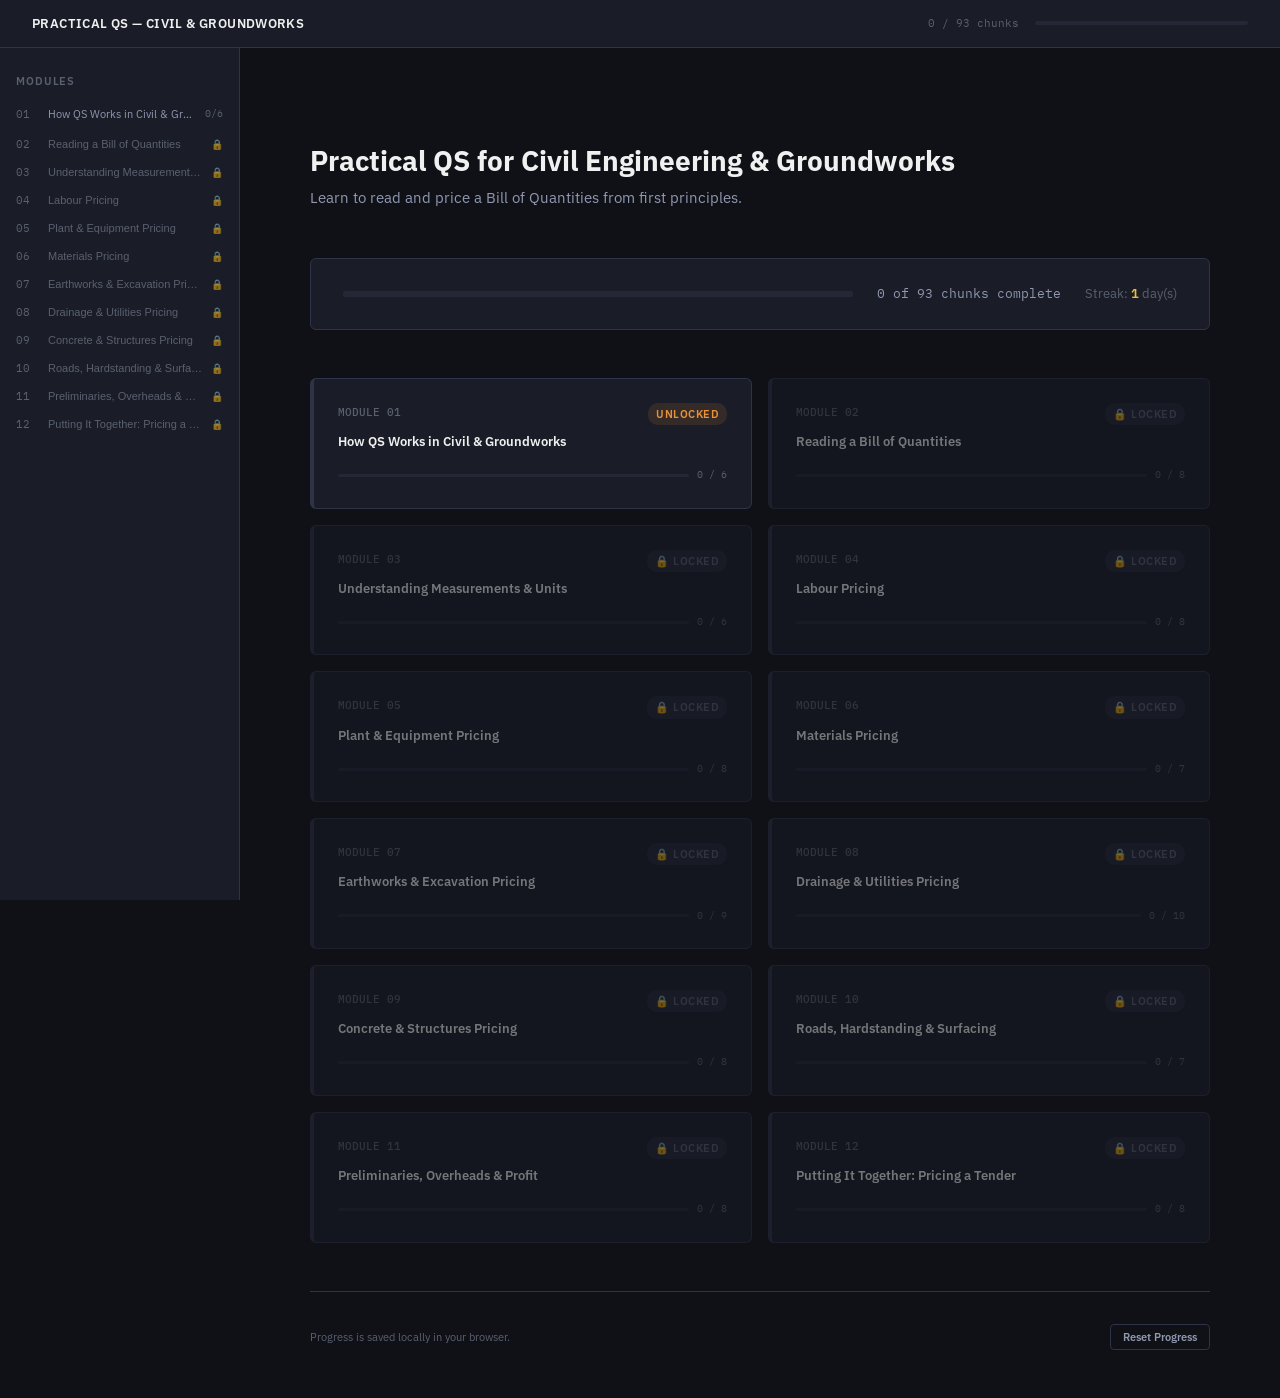
<file: index.html>
<!DOCTYPE html>
<html lang="en">
<head>
  <meta charset="UTF-8">
  <meta name="viewport" content="width=device-width, initial-scale=1.0">
  <title>Practical QS for Civil Engineering & Groundworks</title>
  <link rel="stylesheet" href="css/main.css">
  <link rel="stylesheet" href="css/module.css">
  <style>
    /* Dashboard-specific overrides */
    .main--dashboard {
      margin-left: 0;
      padding: var(--sp-6) var(--sp-8);
    }
    .content-wrapper--dashboard {
      max-width: 900px;
      margin: 0 auto;
    }
  </style>
</head>
<body>

<div class="layout">

  <!-- Top Bar -->
  <header class="topbar">
    <span class="topbar__title">Practical QS — Civil &amp; Groundworks</span>
    <div class="topbar__progress">
      <span class="topbar__progress-label" id="topbar-progress-label">0 / 0 chunks</span>
      <div class="progress-bar">
        <div class="progress-bar__fill" id="topbar-progress-fill" style="width: 0%"></div>
      </div>
    </div>
  </header>

  <!-- Sidebar -->
  <nav class="sidebar" aria-label="Module navigation">
    <p class="sidebar__section-label">Modules</p>
    <ul class="sidebar__nav" id="sidebar-nav">
      <!-- Populated by JS -->
    </ul>
  </nav>

  <!-- Main Content -->
  <main class="main main--dashboard">
    <div class="content-wrapper content-wrapper--dashboard">

      <!-- Header -->
      <div class="dashboard__header">
        <h1 class="dashboard__title">Practical QS for Civil Engineering &amp; Groundworks</h1>
        <p class="dashboard__subtitle">Learn to read and price a Bill of Quantities from first principles.</p>
      </div>

      <!-- Overall Progress + Streak -->
      <div class="dashboard__overall-progress">
        <div class="progress-bar" style="height: 6px;">
          <div class="progress-bar__fill" id="overall-progress-fill" style="width: 0%"></div>
        </div>
        <span class="dashboard__progress-text" id="overall-progress-text">0 of 0 chunks complete</span>
        <span class="dashboard__streak" id="streak-display">Streak: <span>0</span> day(s)</span>
      </div>

      <!-- Course Complete Banner (hidden until all chunks done) -->
      <div class="course-complete" id="course-complete" style="display: none;">
        <div class="course-complete__icon">&#127891;</div>
        <h2 class="course-complete__title">Course Complete!</h2>
        <p class="course-complete__subtitle">
          You've completed all 12 modules of Practical QS for Civil Engineering &amp; Groundworks.
          You can now read and price a civil engineering Bill of Quantities from first principles.
        </p>
      </div>

      <!-- SR Notification (hidden until due) -->
      <div class="sr-notification" id="sr-notification" style="display: none;">
        <span style="font-size: 18px;">&#128218;</span>
        <p class="sr-notification__text" id="sr-notification-text">
          <strong>Recap questions due</strong>
        </p>
        <button class="btn btn--small btn--purple" onclick="startSRReview()">Start Review</button>
      </div>

      <!-- Module Grid -->
      <div class="module-grid" id="module-grid">
        <!-- Populated by JS -->
      </div>

      <!-- Reset Progress -->
      <div class="dashboard__reset" id="reset-area">
        <span class="dashboard__reset-label">Progress is saved locally in your browser.</span>
        <button class="btn btn--ghost btn--small" onclick="showResetConfirm()">Reset Progress</button>
      </div>
      <div class="dashboard__reset-confirm" id="reset-confirm" style="display: none;">
        <span class="dashboard__reset-confirm-label">This will erase all progress and SR data. This cannot be undone.</span>
        <button class="btn btn--ghost btn--small" onclick="cancelReset()">Cancel</button>
        <button class="btn btn--small" style="background: var(--error); color: #fff;" onclick="doReset()">Confirm Reset</button>
      </div>

    </div>
  </main>

</div>

<!-- SR Review Overlay (dashboard) -->
<div class="sr-overlay" id="sr-overlay" style="display: none;">
  <div class="sr-overlay__header">
    <span class="sr-overlay__title">Spaced Repetition Review</span>
    <span class="sr-overlay__counter" id="sr-counter"></span>
  </div>
  <button class="sr-close" onclick="closeSROverlay()" title="Close">&#10005;</button>
  <div class="sr-card" id="sr-card"></div>
</div>

<script src="js/progress.js"></script>
<script src="js/spaced-repetition.js"></script>
<script src="js/exercises.js"></script>
<script src="js/chunk-types.js"></script>
<script>
  function init() {
    updateStreak();
    renderDashboardSidebar();
    renderModuleGrid();
    renderTopbarProgress();
    checkSRNotification();
    checkCourseComplete();
  }

  function checkCourseComplete() {
    const overall = getOverallProgress();
    if (overall.total > 0 && overall.completed >= overall.total) {
      const banner = document.getElementById('course-complete');
      if (banner) banner.style.display = 'block';
    }
  }

  function showResetConfirm() {
    document.getElementById('reset-area').style.display = 'none';
    document.getElementById('reset-confirm').style.display = 'flex';
  }

  function cancelReset() {
    document.getElementById('reset-confirm').style.display = 'none';
    document.getElementById('reset-area').style.display = 'flex';
  }

  function doReset() {
    resetAllProgress();
    localStorage.removeItem('qs_sr_state');
    location.reload();
  }

  // Dashboard sidebar uses root-relative paths (no ../ prefix)
  function renderDashboardSidebar() {
    const nav = document.getElementById('sidebar-nav');
    nav.innerHTML = '';
    MODULES_META.forEach(mod => {
      const unlocked = isModuleUnlocked(mod.id);
      const prog = getModuleProgress(mod.id);
      const li = document.createElement('li');
      li.className = 'sidebar__nav-item' + (unlocked ? '' : ' locked');

      if (unlocked) {
        li.innerHTML = `
          <a href="modules/module-${mod.id}.html">
            <span class="sidebar__module-num">${mod.id}</span>
            <span class="sidebar__module-name">${mod.title}</span>
            <span class="sidebar__module-progress">${prog.completed}/${prog.total}</span>
          </a>`;
      } else {
        li.innerHTML = `
          <button disabled>
            <span class="sidebar__module-num">${mod.id}</span>
            <span class="sidebar__module-name">${mod.title}</span>
            <span class="sidebar__lock-icon">&#128274;</span>
          </button>`;
      }
      nav.appendChild(li);
    });
  }

  function renderModuleGrid() {
    const grid = document.getElementById('module-grid');
    grid.innerHTML = '';
    MODULES_META.forEach(mod => {
      const unlocked = isModuleUnlocked(mod.id);
      const complete = isModuleComplete(mod.id);
      const prog = getModuleProgress(mod.id);
      const pct = prog.total > 0 ? Math.round((prog.completed / prog.total) * 100) : 0;

      let statusClass = 'module-card--locked';
      let badge = '<span class="module-card__status-badge badge--locked">&#128274; Locked</span>';

      if (complete) {
        statusClass = 'module-card--complete';
        badge = '<span class="module-card__status-badge badge--complete">&#10003; Complete</span>';
      } else if (unlocked && prog.completed > 0) {
        statusClass = 'module-card--active';
        badge = '<span class="module-card__status-badge badge--unlocked">In Progress</span>';
      } else if (unlocked) {
        statusClass = '';
        badge = '<span class="module-card__status-badge badge--unlocked">Unlocked</span>';
      }

      const card = document.createElement(unlocked ? 'a' : 'div');
      card.className = 'module-card ' + statusClass;
      if (unlocked) card.href = `modules/module-${mod.id}.html`;

      card.innerHTML = `
        <div class="module-card__header">
          <span class="module-card__num">MODULE ${mod.id}</span>
          ${badge}
        </div>
        <p class="module-card__title">${mod.title}</p>
        <div class="module-card__progress">
          <div class="progress-bar">
            <div class="progress-bar__fill" style="width: ${pct}%"></div>
          </div>
          <span class="module-card__progress-label">${prog.completed} / ${prog.total}</span>
        </div>`;

      grid.appendChild(card);
    });
  }

  function renderTopbarProgress() {
    const overall = getOverallProgress();
    const pct = overall.total > 0 ? Math.round((overall.completed / overall.total) * 100) : 0;
    document.getElementById('topbar-progress-fill').style.width = pct + '%';
    document.getElementById('topbar-progress-label').textContent = `${overall.completed} / ${overall.total} chunks`;
    document.getElementById('overall-progress-fill').style.width = pct + '%';
    document.getElementById('overall-progress-text').textContent =
      `${overall.completed} of ${overall.total} chunks complete`;

    const progress = loadProgress();
    const streakEl = document.getElementById('streak-display');
    streakEl.innerHTML = `Streak: <span>${progress.streak}</span> day(s)`;
  }

  function checkSRNotification() {
    if (typeof getDueQuestions !== 'function') return;
    const due = getDueQuestions();
    if (due.length > 0) {
      const notif = document.getElementById('sr-notification');
      document.getElementById('sr-notification-text').innerHTML =
        `<strong>${due.length} recap question${due.length > 1 ? 's' : ''} due</strong> — keep your knowledge sharp.`;
      notif.style.display = 'flex';
    }
  }

  function startSRReview() {
    openSROverlay();
  }

  init();
</script>

</body>
</html>
</file>
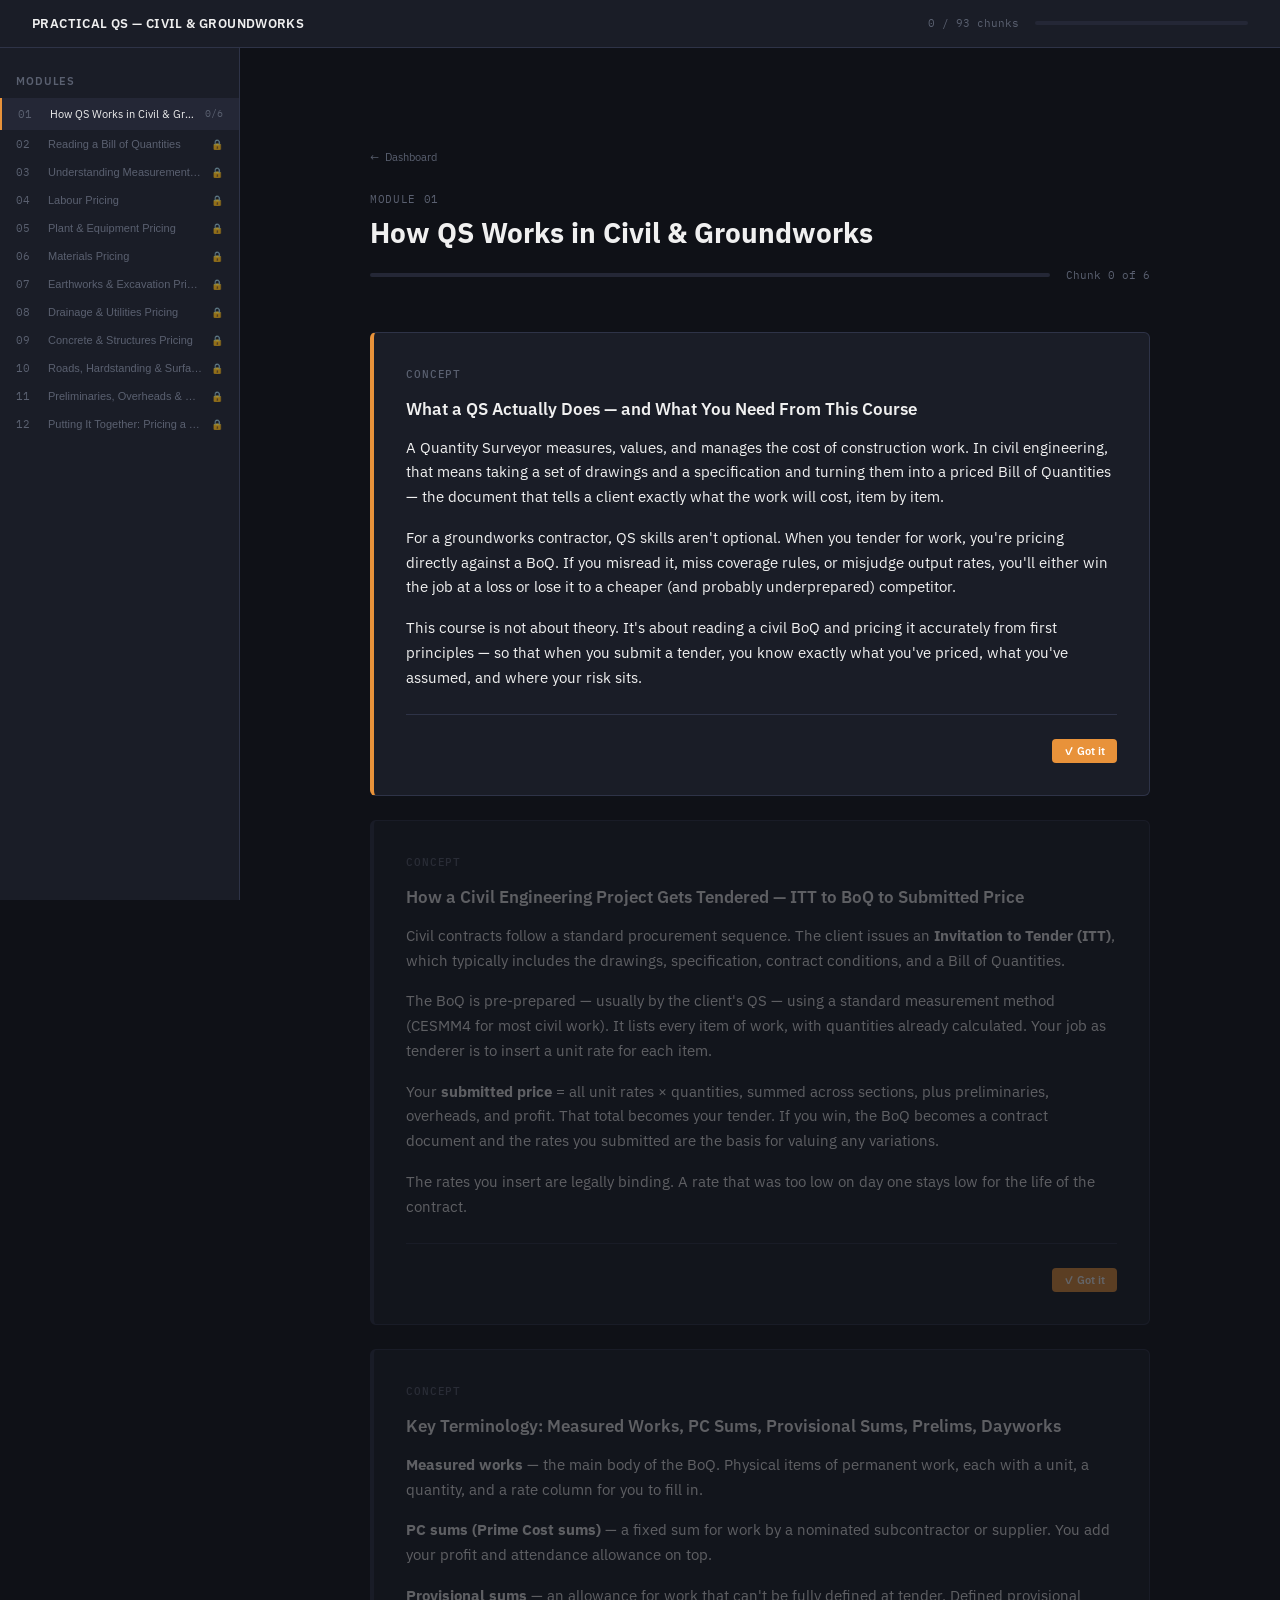
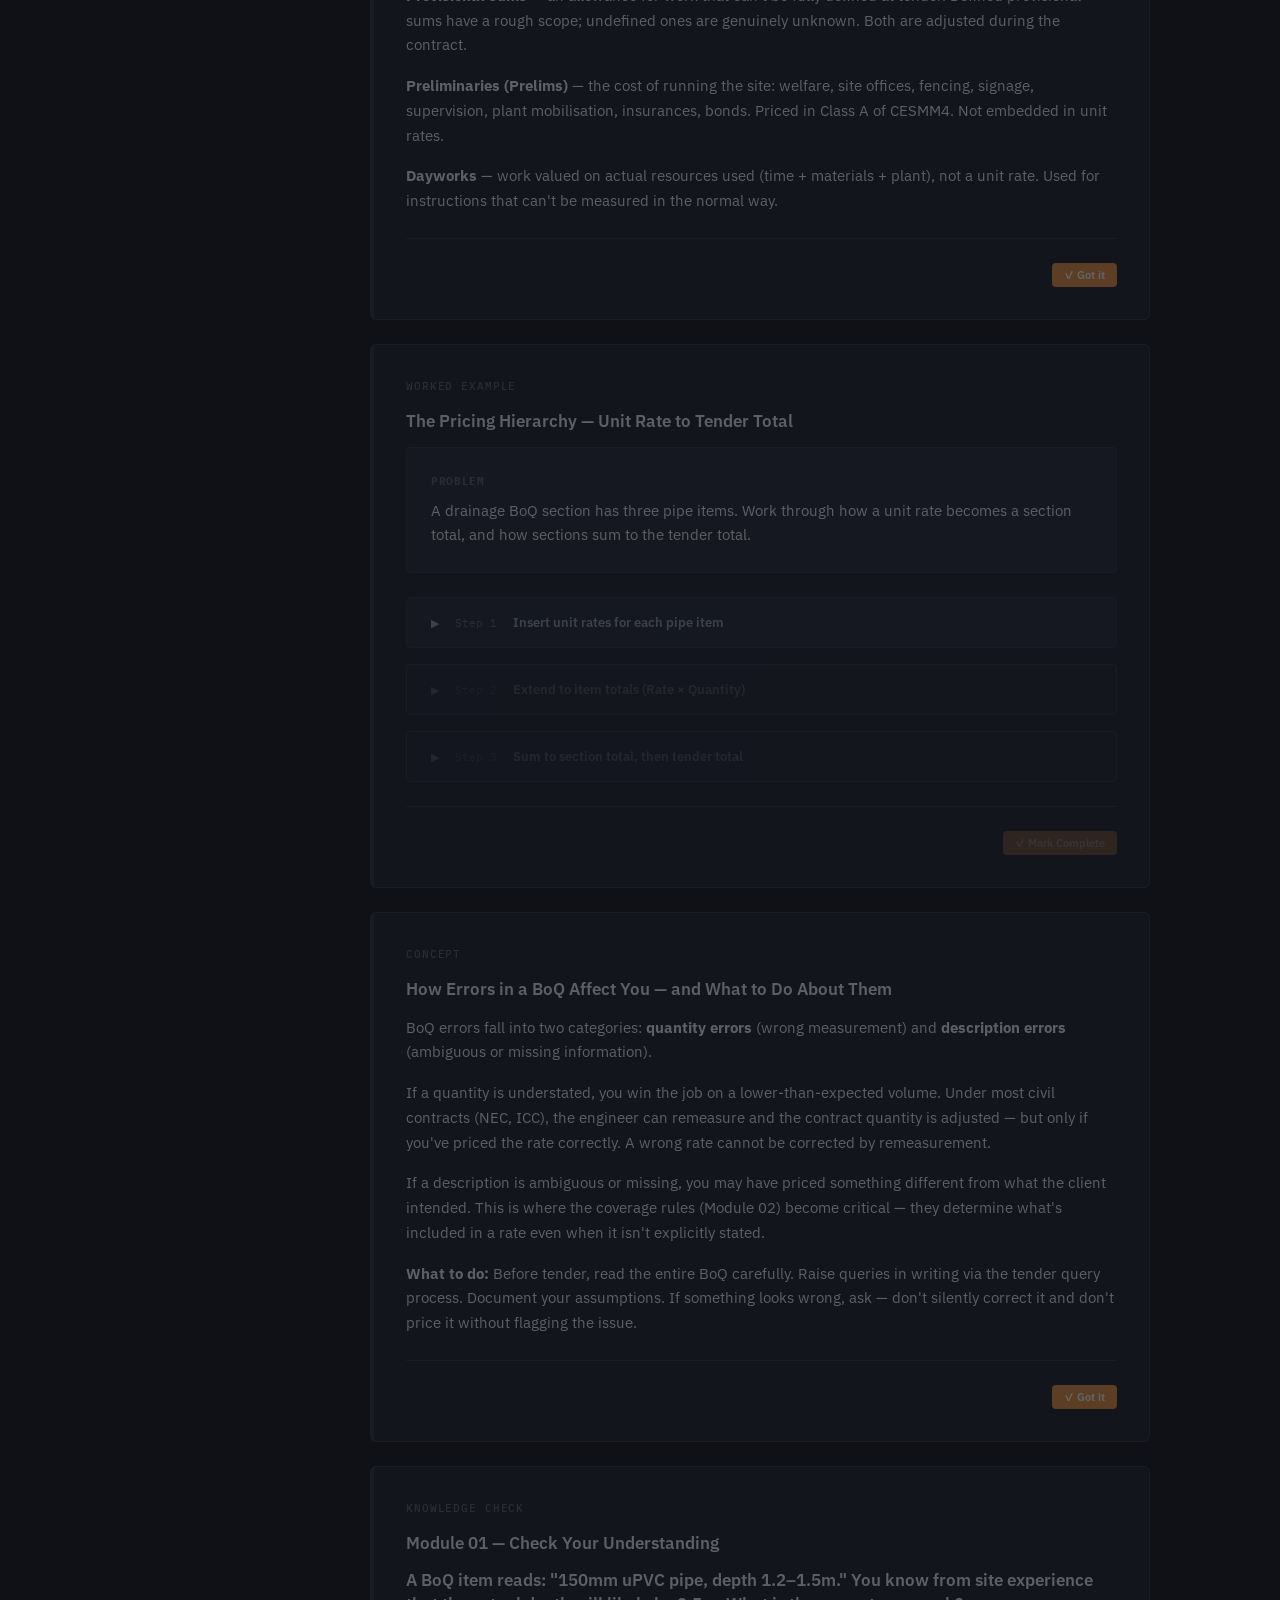
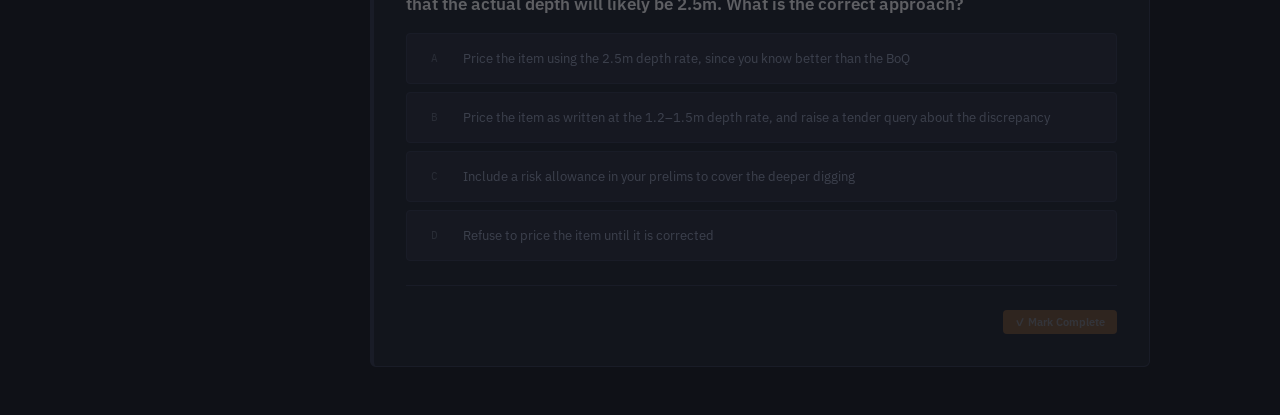
<file: modules/module-01.html>
<!DOCTYPE html>
<html lang="en">
<head>
  <meta charset="UTF-8">
  <meta name="viewport" content="width=device-width, initial-scale=1.0">
  <title>Module 01 — How QS Works | Practical QS</title>
  <link rel="stylesheet" href="../css/main.css">
  <link rel="stylesheet" href="../css/module.css">
</head>
<body>

<div class="layout">

  <!-- Top Bar -->
  <header class="topbar">
    <span class="topbar__title">Practical QS — Civil &amp; Groundworks</span>
    <div class="topbar__progress">
      <span class="topbar__progress-label" id="topbar-progress-label">0 / 0 chunks</span>
      <div class="progress-bar">
        <div class="progress-bar__fill" id="topbar-progress-fill" style="width: 0%"></div>
      </div>
    </div>
  </header>

  <!-- Sidebar -->
  <nav class="sidebar" aria-label="Module navigation">
    <p class="sidebar__section-label">Modules</p>
    <ul class="sidebar__nav" id="sidebar-nav"></ul>
  </nav>

  <!-- Main Content -->
  <main class="main">
    <div class="content-wrapper">

      <!-- Module Header -->
      <div class="module-header">
        <a href="../index.html" class="module-header__back">Dashboard</a>
        <p class="module-header__meta">Module 01</p>
        <h1 class="module-header__title">How QS Works in Civil &amp; Groundworks</h1>
        <div class="module-header__progress">
          <div class="progress-bar">
            <div class="progress-bar__fill" id="module-progress-fill" style="width: 0%"></div>
          </div>
          <span class="module-header__progress-text" id="module-progress-text">Chunk 0 of 6</span>
        </div>
      </div>

      <!-- SR Banner -->
      <div class="sr-banner" id="sr-banner" style="display: none;">
        <span class="sr-banner__icon">&#128218;</span>
        <div class="sr-banner__text">
          <strong id="sr-banner-count">Recap questions due</strong> from earlier modules.
        </div>
        <div class="sr-banner__actions">
          <button class="btn btn--small btn--purple" onclick="openSROverlay()">Start Review</button>
          <button class="btn btn--small btn--ghost" onclick="dismissSRBanner()">Dismiss</button>
        </div>
      </div>

      <!-- Chunk List -->
      <div class="chunk-list" id="chunk-list">

        <!-- CHUNK 01-01: Concept -->
        <div class="chunk" id="chunk-01-01" data-chunk="01-01">
          <p class="chunk__type-label">Concept</p>
          <h2 class="chunk__title">What a QS Actually Does — and What You Need From This Course</h2>
          <div class="chunk__body">
            <p>A Quantity Surveyor measures, values, and manages the cost of construction work. In civil engineering, that means taking a set of drawings and a specification and turning them into a priced Bill of Quantities — the document that tells a client exactly what the work will cost, item by item.</p>
            <p>For a groundworks contractor, QS skills aren't optional. When you tender for work, you're pricing directly against a BoQ. If you misread it, miss coverage rules, or misjudge output rates, you'll either win the job at a loss or lose it to a cheaper (and probably underprepared) competitor.</p>
            <p>This course is not about theory. It's about reading a civil BoQ and pricing it accurately from first principles — so that when you submit a tender, you know exactly what you've priced, what you've assumed, and where your risk sits.</p>
          </div>
          <div class="chunk__footer">
            <button class="btn btn--small btn--primary mark-complete-btn" data-chunk="01-01"
              onclick="handleMarkComplete('01-01')">&#10003; Got it</button>
          </div>
        </div>

        <!-- CHUNK 01-02: Concept -->
        <div class="chunk chunk--locked" id="chunk-01-02" data-chunk="01-02">
          <p class="chunk__type-label">Concept</p>
          <h2 class="chunk__title">How a Civil Engineering Project Gets Tendered — ITT to BoQ to Submitted Price</h2>
          <div class="chunk__body">
            <p>Civil contracts follow a standard procurement sequence. The client issues an <strong>Invitation to Tender (ITT)</strong>, which typically includes the drawings, specification, contract conditions, and a Bill of Quantities.</p>
            <p>The BoQ is pre-prepared — usually by the client's QS — using a standard measurement method (CESMM4 for most civil work). It lists every item of work, with quantities already calculated. Your job as tenderer is to insert a unit rate for each item.</p>
            <p>Your <strong>submitted price</strong> = all unit rates × quantities, summed across sections, plus preliminaries, overheads, and profit. That total becomes your tender. If you win, the BoQ becomes a contract document and the rates you submitted are the basis for valuing any variations.</p>
            <p>The rates you insert are legally binding. A rate that was too low on day one stays low for the life of the contract.</p>
          </div>
          <div class="chunk__footer">
            <button class="btn btn--small btn--primary mark-complete-btn" data-chunk="01-02"
              onclick="handleMarkComplete('01-02')">&#10003; Got it</button>
          </div>
        </div>

        <!-- CHUNK 01-03: Concept -->
        <div class="chunk chunk--locked" id="chunk-01-03" data-chunk="01-03">
          <p class="chunk__type-label">Concept</p>
          <h2 class="chunk__title">Key Terminology: Measured Works, PC Sums, Provisional Sums, Prelims, Dayworks</h2>
          <div class="chunk__body">
            <p><strong>Measured works</strong> — the main body of the BoQ. Physical items of permanent work, each with a unit, a quantity, and a rate column for you to fill in.</p>
            <p><strong>PC sums (Prime Cost sums)</strong> — a fixed sum for work by a nominated subcontractor or supplier. You add your profit and attendance allowance on top.</p>
            <p><strong>Provisional sums</strong> — an allowance for work that can't be fully defined at tender. Defined provisional sums have a rough scope; undefined ones are genuinely unknown. Both are adjusted during the contract.</p>
            <p><strong>Preliminaries (Prelims)</strong> — the cost of running the site: welfare, site offices, fencing, signage, supervision, plant mobilisation, insurances, bonds. Priced in Class A of CESMM4. Not embedded in unit rates.</p>
            <p><strong>Dayworks</strong> — work valued on actual resources used (time + materials + plant), not a unit rate. Used for instructions that can't be measured in the normal way.</p>
          </div>
          <div class="chunk__footer">
            <button class="btn btn--small btn--primary mark-complete-btn" data-chunk="01-03"
              onclick="handleMarkComplete('01-03')">&#10003; Got it</button>
          </div>
        </div>

        <!-- CHUNK 01-04: Worked Example -->
        <div class="chunk chunk--locked" id="chunk-01-04" data-chunk="01-04">
          <p class="chunk__type-label">Worked Example</p>
          <h2 class="chunk__title">The Pricing Hierarchy — Unit Rate to Tender Total</h2>
          <div class="chunk__body">

            <div class="worked-example__problem">
              <strong>Problem</strong>
              A drainage BoQ section has three pipe items. Work through how a unit rate becomes a section total, and how sections sum to the tender total.
            </div>

            <div class="worked-example__steps" id="steps-01-04">

              <div class="step" id="step-01-04-1">
                <button class="step__trigger" onclick="revealStep('01-04', 1)">
                  <span class="step__trigger-icon">&#9654;</span>
                  <span class="step__trigger-num">Step 1</span>
                  <span class="step__trigger-label">Insert unit rates for each pipe item</span>
                </button>
                <div class="step__content">
                  <p>Each item in the BoQ has a description, unit, and quantity. You insert a rate (£ per unit):</p>
                  <table class="rate-table" style="margin-top: 8px;">
                    <thead><tr><th>Item</th><th>Description</th><th>Unit</th><th>Qty</th><th>Rate</th></tr></thead>
                    <tbody>
                      <tr><td>I.1</td><td>150mm uPVC pipe, 1.2–1.5m deep</td><td>m</td><td>120</td><td class="text-accent">£48.00</td></tr>
                      <tr><td>I.2</td><td>225mm uPVC pipe, 1.5–2m deep</td><td>m</td><td>45</td><td class="text-accent">£84.00</td></tr>
                      <tr><td>I.3</td><td>150mm uPVC pipe, 3–3.5m deep</td><td>m</td><td>30</td><td class="text-accent">£120.00</td></tr>
                    </tbody>
                  </table>
                </div>
              </div>

              <div class="step" id="step-01-04-2">
                <button class="step__trigger" disabled onclick="revealStep('01-04', 2)">
                  <span class="step__trigger-icon">&#9654;</span>
                  <span class="step__trigger-num">Step 2</span>
                  <span class="step__trigger-label">Extend to item totals (Rate × Quantity)</span>
                </button>
                <div class="step__content">
                  <div class="step__formula">
                    I.1: £48.00 × 120m = <span style="color:var(--text-primary)">£5,760</span><br>
                    I.2: £84.00 × 45m &nbsp;= <span style="color:var(--text-primary)">£3,780</span><br>
                    I.3: £120.00 × 30m = <span style="color:var(--text-primary)">£3,600</span>
                  </div>
                </div>
              </div>

              <div class="step" id="step-01-04-3">
                <button class="step__trigger" disabled onclick="revealStep('01-04', 3)">
                  <span class="step__trigger-icon">&#9654;</span>
                  <span class="step__trigger-num">Step 3</span>
                  <span class="step__trigger-label">Sum to section total, then tender total</span>
                </button>
                <div class="step__content">
                  <p>Section total = sum of all item totals in that section:</p>
                  <div class="step__formula">
                    Drainage section: £5,760 + £3,780 + £3,600 = <span style="color:var(--accent)">£13,140</span>
                  </div>
                  <p style="margin-top:12px;">The tender total is built by summing all section totals, then adding prelims and applying OH&amp;P:</p>
                  <div class="step__formula">
                    Measured Works Sections<br>
                    + Preliminaries<br>
                    + Overhead % + Profit %<br>
                    ────────────────────<br>
                    <span style="color:var(--accent)">= Tender Total</span>
                  </div>
                  <p style="margin-top:12px;">Every rate you enter directly affects the final number. A £5/m error on 120m of pipe is £600 lost — before OH&amp;P is applied.</p>
                </div>
              </div>

            </div>
          </div>
          <div class="chunk__footer">
            <button class="btn btn--small btn--primary mark-complete-btn" id="complete-btn-01-04"
              data-chunk="01-04" onclick="handleMarkComplete('01-04')" disabled>&#10003; Mark Complete</button>
          </div>
        </div>

        <!-- CHUNK 01-05: Concept -->
        <div class="chunk chunk--locked" id="chunk-01-05" data-chunk="01-05">
          <p class="chunk__type-label">Concept</p>
          <h2 class="chunk__title">How Errors in a BoQ Affect You — and What to Do About Them</h2>
          <div class="chunk__body">
            <p>BoQ errors fall into two categories: <strong>quantity errors</strong> (wrong measurement) and <strong>description errors</strong> (ambiguous or missing information).</p>
            <p>If a quantity is understated, you win the job on a lower-than-expected volume. Under most civil contracts (NEC, ICC), the engineer can remeasure and the contract quantity is adjusted — but only if you've priced the rate correctly. A wrong rate cannot be corrected by remeasurement.</p>
            <p>If a description is ambiguous or missing, you may have priced something different from what the client intended. This is where the coverage rules (Module 02) become critical — they determine what's included in a rate even when it isn't explicitly stated.</p>
            <p><strong>What to do:</strong> Before tender, read the entire BoQ carefully. Raise queries in writing via the tender query process. Document your assumptions. If something looks wrong, ask — don't silently correct it and don't price it without flagging the issue.</p>
          </div>
          <div class="chunk__footer">
            <button class="btn btn--small btn--primary mark-complete-btn" data-chunk="01-05"
              onclick="handleMarkComplete('01-05')">&#10003; Got it</button>
          </div>
        </div>

        <!-- CHUNK 01-06: Knowledge Check -->
        <div class="chunk chunk--locked" id="chunk-01-06" data-chunk="01-06">
          <p class="chunk__type-label">Knowledge Check</p>
          <h2 class="chunk__title">Module 01 — Check Your Understanding</h2>
          <div class="chunk__body">
            <p class="knowledge-check__question">A BoQ item reads: "150mm uPVC pipe, depth 1.2–1.5m." You know from site experience that the actual depth will likely be 2.5m. What is the correct approach?</p>
            <div class="knowledge-check__options" id="kc-options-01-06">
              <button class="kc-option" onclick="selectKCOption('01-06', 0)">
                <span class="kc-option__letter">A</span>
                Price the item using the 2.5m depth rate, since you know better than the BoQ
              </button>
              <button class="kc-option" onclick="selectKCOption('01-06', 1)">
                <span class="kc-option__letter">B</span>
                Price the item as written at the 1.2–1.5m depth rate, and raise a tender query about the discrepancy
              </button>
              <button class="kc-option" onclick="selectKCOption('01-06', 2)">
                <span class="kc-option__letter">C</span>
                Include a risk allowance in your prelims to cover the deeper digging
              </button>
              <button class="kc-option" onclick="selectKCOption('01-06', 3)">
                <span class="kc-option__letter">D</span>
                Refuse to price the item until it is corrected
              </button>
            </div>
            <div id="kc-feedback-01-06" style="display: none;" class="kc-feedback"></div>
          </div>
          <div class="chunk__footer">
            <button class="btn btn--small btn--primary mark-complete-btn" id="complete-btn-01-06"
              data-chunk="01-06" onclick="handleMarkComplete('01-06')" disabled>&#10003; Mark Complete</button>
          </div>
        </div>

      </div><!-- end chunk-list -->

      <!-- Module Complete Banner -->
      <div class="module-complete" id="module-complete" style="display: none;">
        <div class="module-complete__icon">&#10003;</div>
        <h2 class="module-complete__title">Module 01 Complete</h2>
        <p class="module-complete__subtitle">Module 02 — Reading a Bill of Quantities is now unlocked.</p>
        <a href="../index.html" class="btn btn--primary" style="margin-top: 8px;">Back to Dashboard</a>
      </div>

    </div><!-- end content-wrapper -->
  </main>

</div><!-- end layout -->

<!-- SR Review Overlay -->
<div class="sr-overlay" id="sr-overlay" style="display: none;">
  <div class="sr-overlay__header">
    <span class="sr-overlay__title">Spaced Repetition Review</span>
    <span class="sr-overlay__counter" id="sr-counter"></span>
  </div>
  <button class="sr-close" onclick="closeSROverlay()" title="Close">&#10005;</button>
  <div class="sr-card" id="sr-card"></div>
</div>

<script src="../js/progress.js"></script>
<script src="../js/spaced-repetition.js"></script>
<script src="../js/exercises.js"></script>
<script src="../js/chunk-types.js"></script>
<script>
  const MODULE_ID   = '01';
  const CHUNK_LIST  = ['01-01', '01-02', '01-03', '01-04', '01-05', '01-06'];

  const CHUNK_WE_CONFIG = {
    '01-04': { totalSteps: 3 },
  };

  const CHUNK_KC_CONFIG = {
    '01-06': {
      correctIdx: 1,
      correctExplanation: 'You price the item exactly as written — at the 1.2–1.5m depth rate — and raise a formal query. If the depth is greater during the works, you will need a remeasured item or variation instruction. Silently pricing a different depth creates contractual risk.',
      incorrectExplanations: [
        'Pricing at a different depth without instruction means your rate does not match the BoQ description — this can cause valuation disputes.',
        null,
        'Burying a depth-risk allowance in prelims does not resolve the description discrepancy and may draw scrutiny when your prelims are queried.',
        'Refusing to price an item makes your tender incomplete and is rarely appropriate.',
      ],
    },
  };

  initModulePage();
</script>

</body>
</html>
</file>
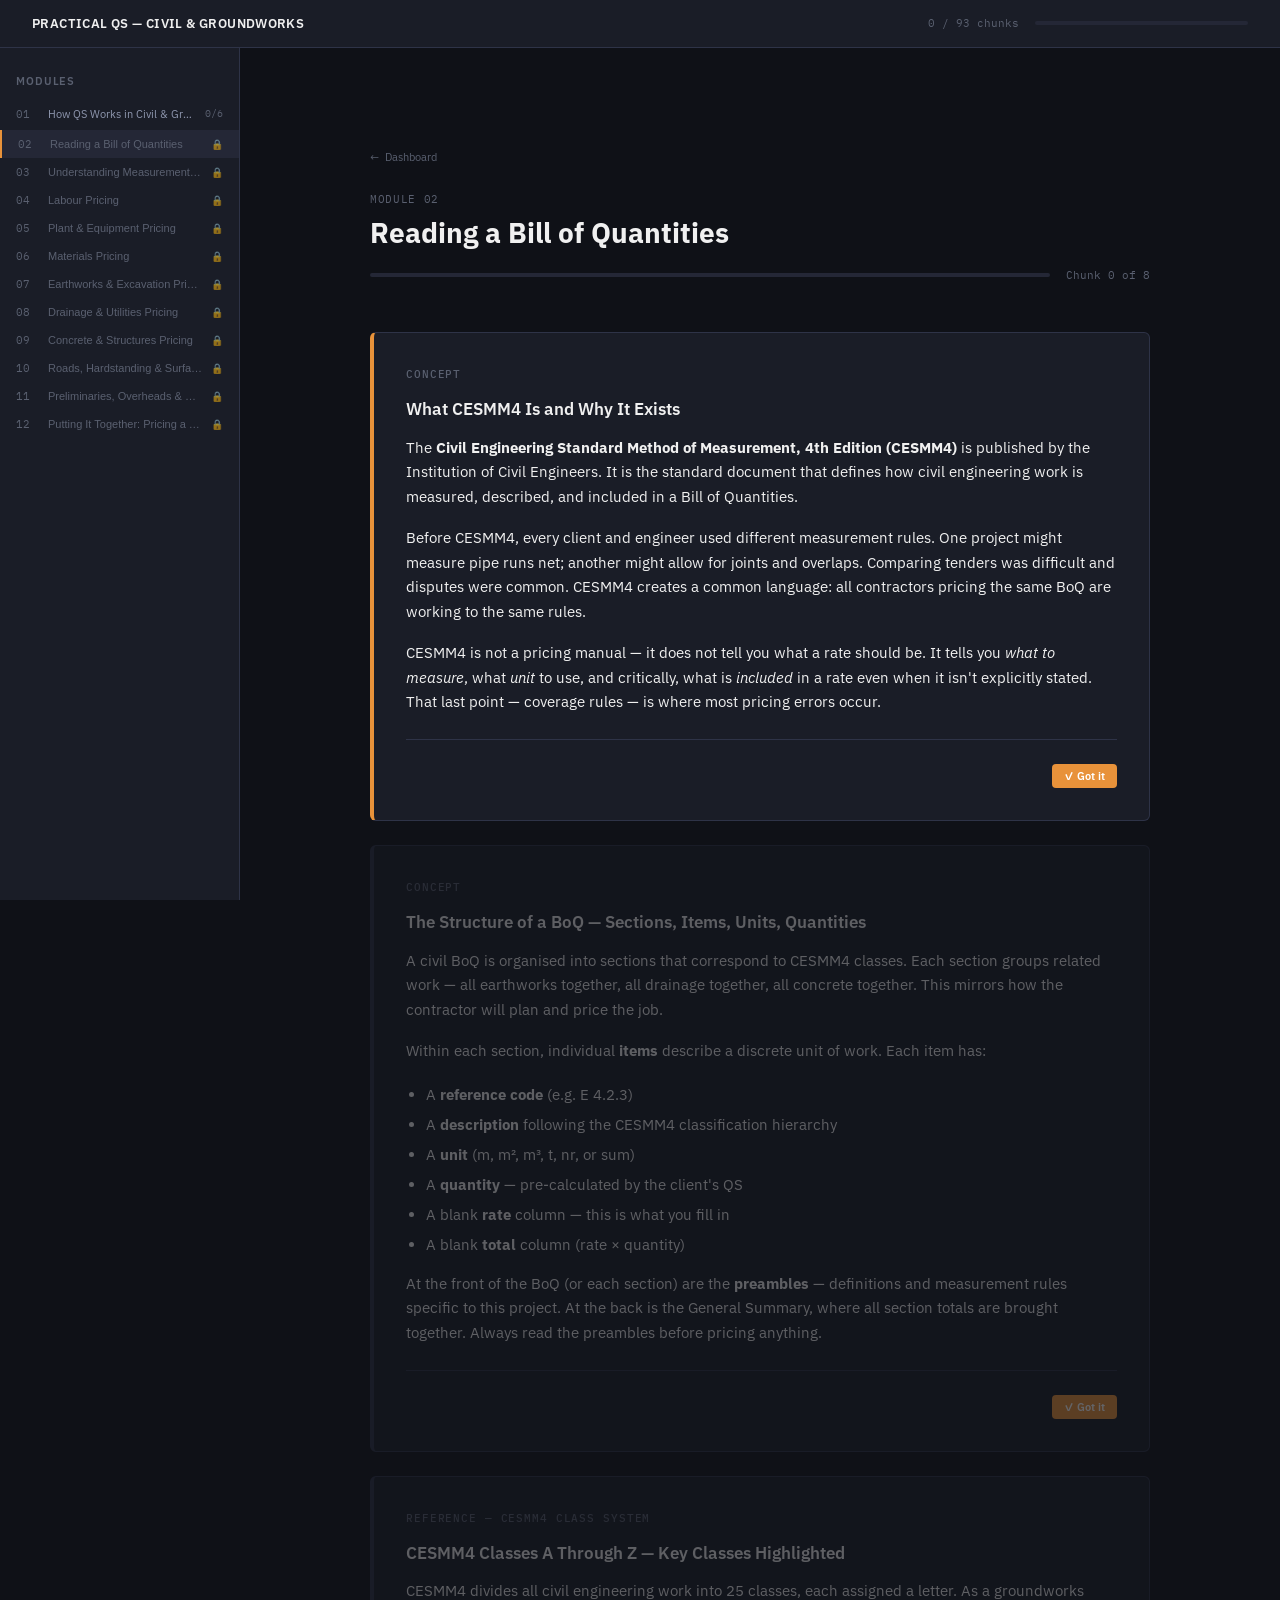
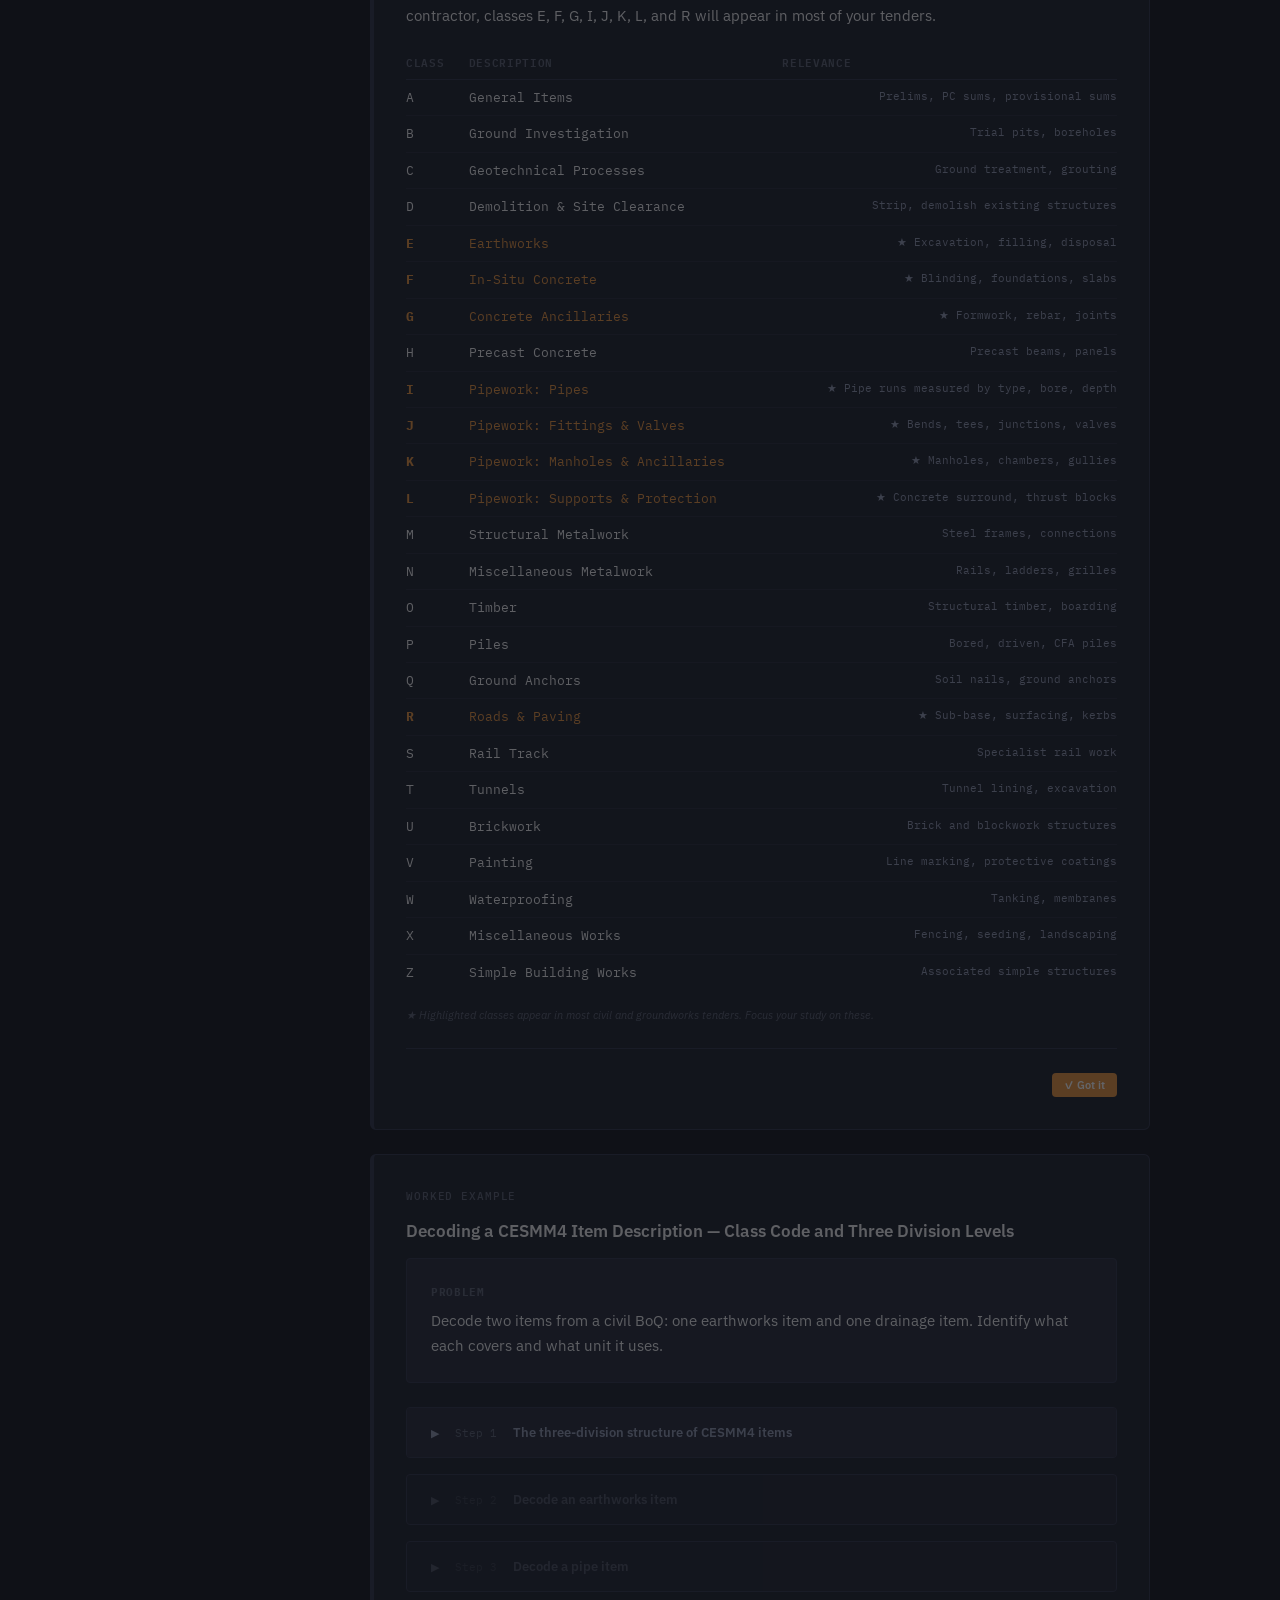
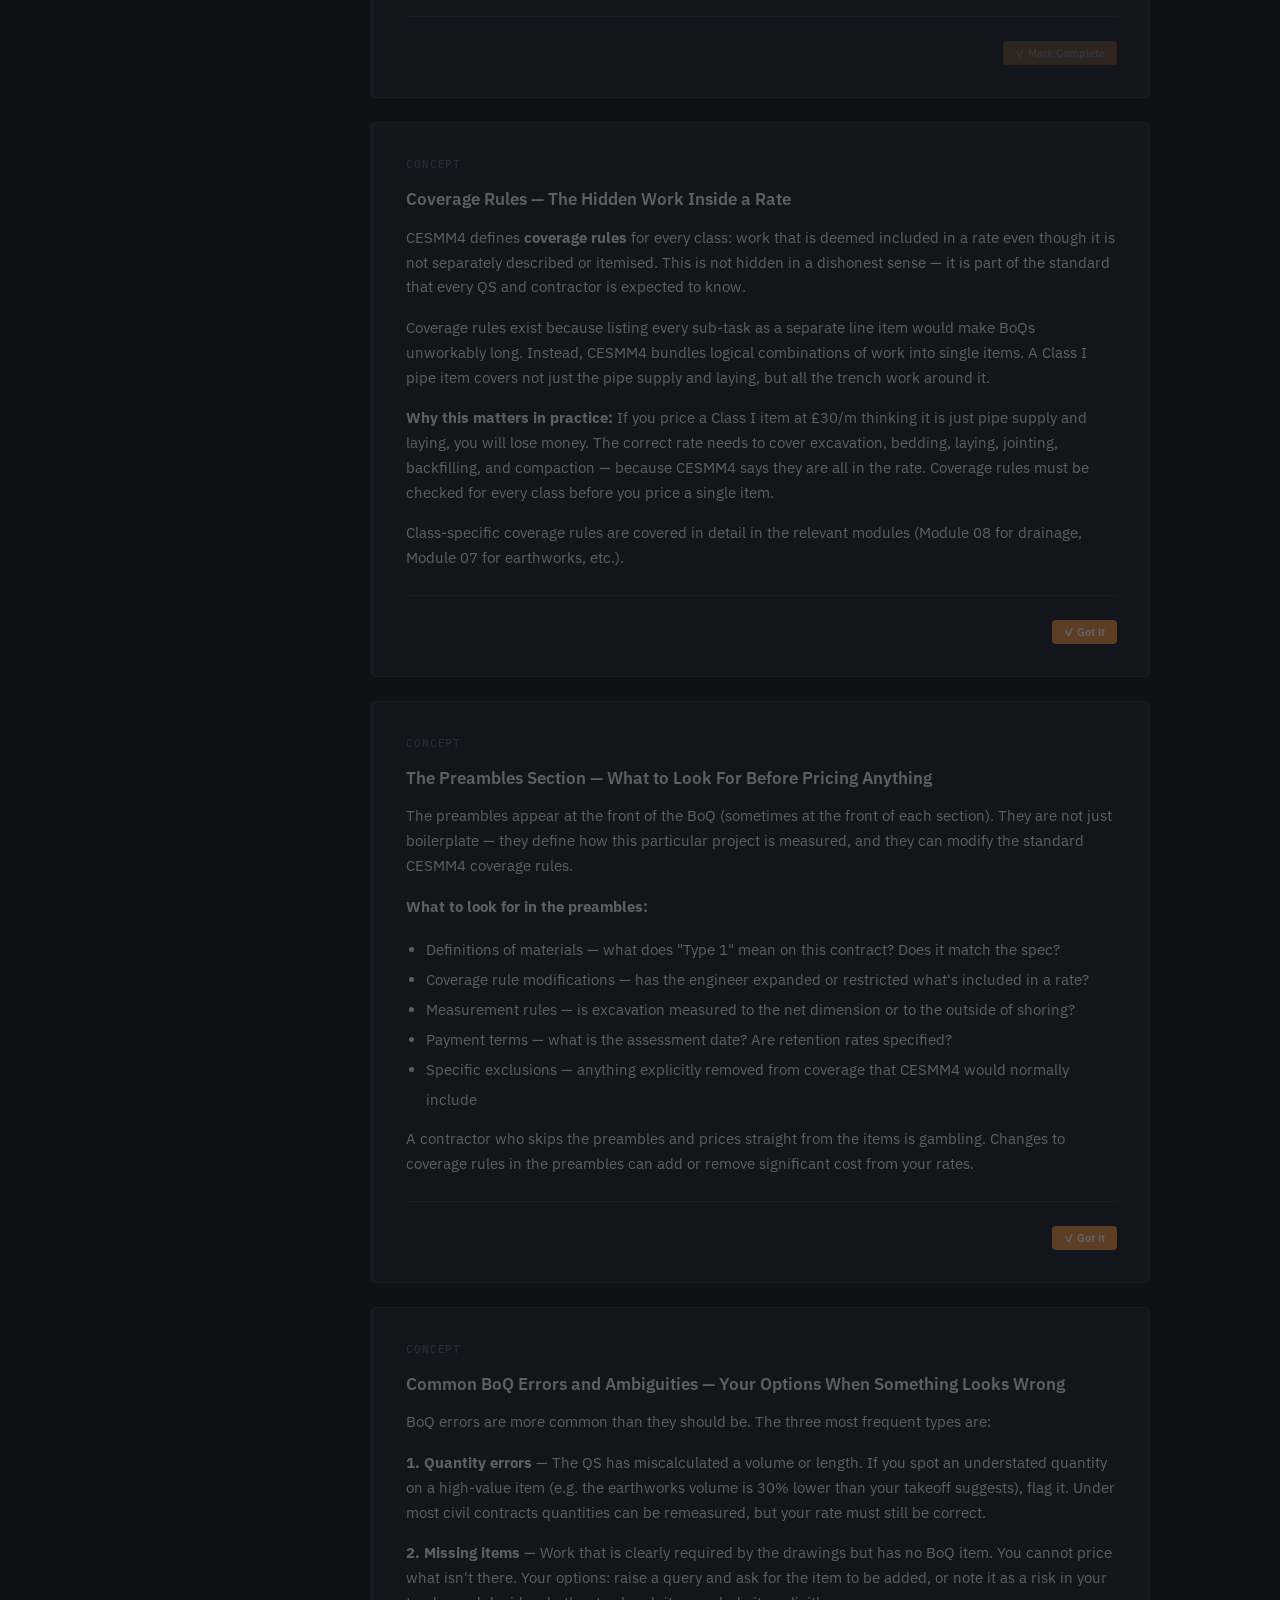
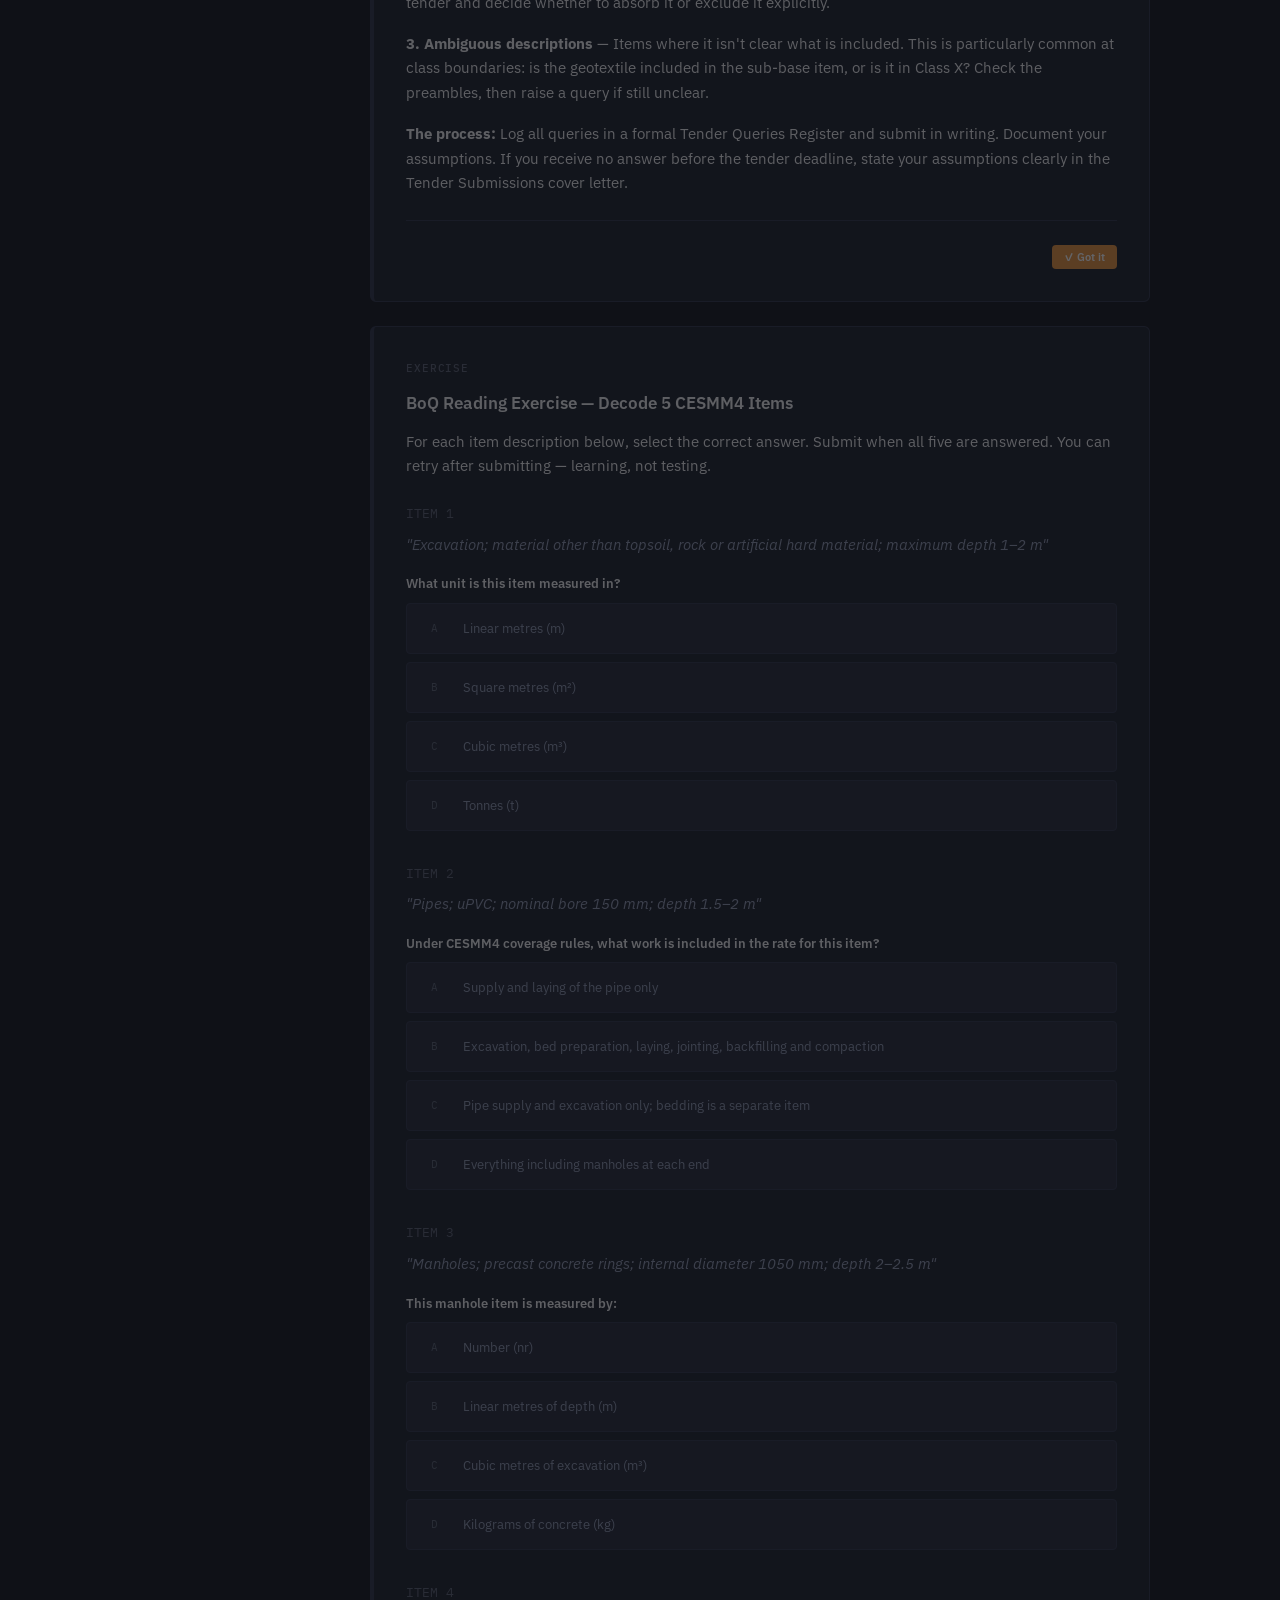
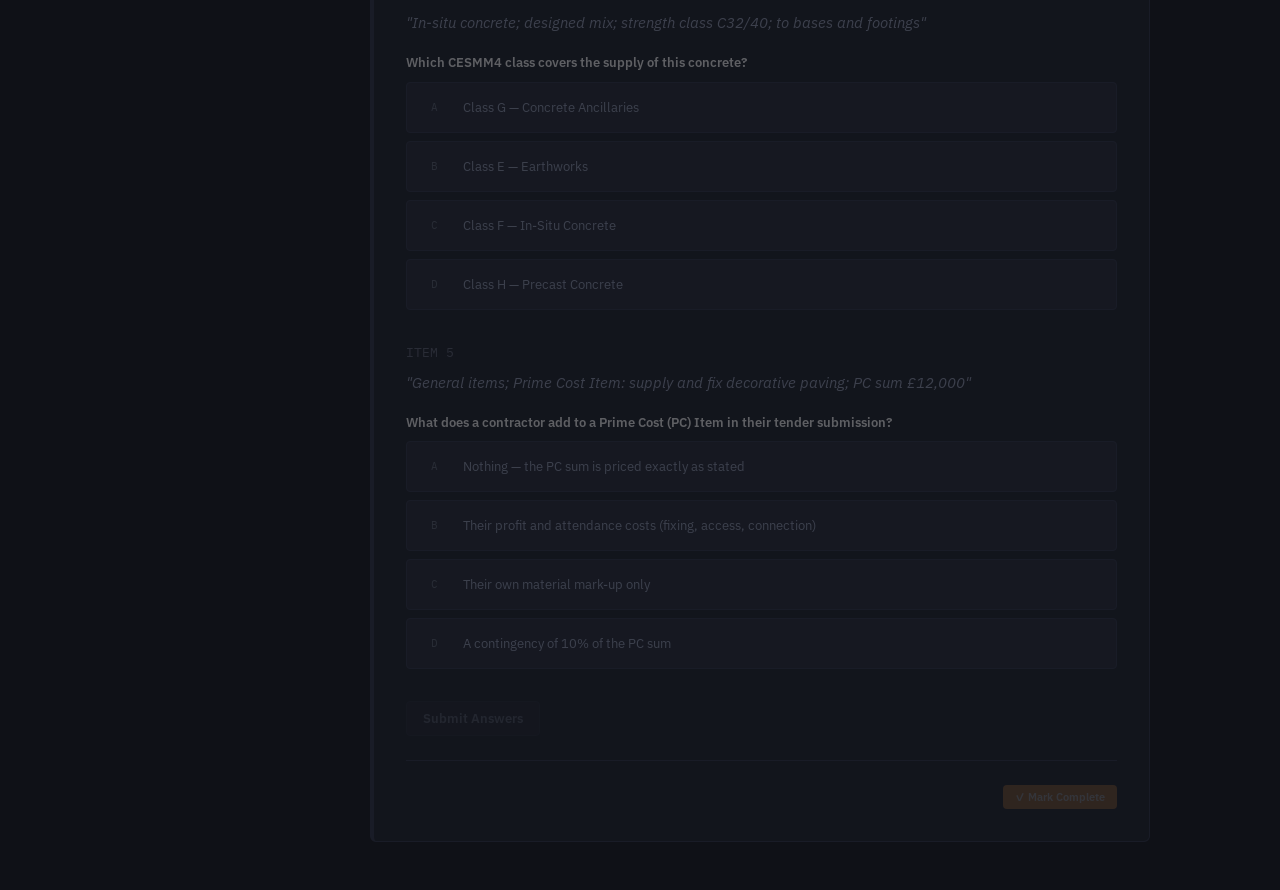
<file: modules/module-02.html>
<!DOCTYPE html>
<html lang="en">
<head>
  <meta charset="UTF-8">
  <meta name="viewport" content="width=device-width, initial-scale=1.0">
  <title>Module 02 — Reading a Bill of Quantities | Practical QS</title>
  <link rel="stylesheet" href="../css/main.css">
  <link rel="stylesheet" href="../css/module.css">
</head>
<body>

<div class="layout">

  <header class="topbar">
    <span class="topbar__title">Practical QS — Civil &amp; Groundworks</span>
    <div class="topbar__progress">
      <span class="topbar__progress-label" id="topbar-progress-label">0 / 0 chunks</span>
      <div class="progress-bar">
        <div class="progress-bar__fill" id="topbar-progress-fill" style="width:0%"></div>
      </div>
    </div>
  </header>

  <nav class="sidebar" aria-label="Module navigation">
    <p class="sidebar__section-label">Modules</p>
    <ul class="sidebar__nav" id="sidebar-nav"></ul>
  </nav>

  <main class="main">
    <div class="content-wrapper">

      <div class="module-header">
        <a href="../index.html" class="module-header__back">Dashboard</a>
        <p class="module-header__meta">Module 02</p>
        <h1 class="module-header__title">Reading a Bill of Quantities</h1>
        <div class="module-header__progress">
          <div class="progress-bar">
            <div class="progress-bar__fill" id="module-progress-fill" style="width:0%"></div>
          </div>
          <span class="module-header__progress-text" id="module-progress-text">Chunk 0 of 8</span>
        </div>
      </div>

      <div class="sr-banner" id="sr-banner" style="display:none;">
        <span class="sr-banner__icon">&#128218;</span>
        <div class="sr-banner__text">
          <strong id="sr-banner-count">Recap questions due</strong> from earlier modules.
        </div>
        <div class="sr-banner__actions">
          <button class="btn btn--small btn--purple" onclick="openSROverlay()">Start Review</button>
          <button class="btn btn--small btn--ghost" onclick="dismissSRBanner()">Dismiss</button>
        </div>
      </div>

      <div class="chunk-list">

        <!-- CHUNK 02-01: Concept -->
        <div class="chunk" id="chunk-02-01" data-chunk="02-01">
          <p class="chunk__type-label">Concept</p>
          <h2 class="chunk__title">What CESMM4 Is and Why It Exists</h2>
          <div class="chunk__body">
            <p>The <strong>Civil Engineering Standard Method of Measurement, 4th Edition (CESMM4)</strong> is published by the Institution of Civil Engineers. It is the standard document that defines how civil engineering work is measured, described, and included in a Bill of Quantities.</p>
            <p>Before CESMM4, every client and engineer used different measurement rules. One project might measure pipe runs net; another might allow for joints and overlaps. Comparing tenders was difficult and disputes were common. CESMM4 creates a common language: all contractors pricing the same BoQ are working to the same rules.</p>
            <p>CESMM4 is not a pricing manual — it does not tell you what a rate should be. It tells you <em>what to measure</em>, what <em>unit</em> to use, and critically, what is <em>included</em> in a rate even when it isn't explicitly stated. That last point — coverage rules — is where most pricing errors occur.</p>
          </div>
          <div class="chunk__footer">
            <button class="btn btn--small btn--primary mark-complete-btn" data-chunk="02-01"
              onclick="handleMarkComplete('02-01')">&#10003; Got it</button>
          </div>
        </div>

        <!-- CHUNK 02-02: Concept -->
        <div class="chunk chunk--locked" id="chunk-02-02" data-chunk="02-02">
          <p class="chunk__type-label">Concept</p>
          <h2 class="chunk__title">The Structure of a BoQ — Sections, Items, Units, Quantities</h2>
          <div class="chunk__body">
            <p>A civil BoQ is organised into sections that correspond to CESMM4 classes. Each section groups related work — all earthworks together, all drainage together, all concrete together. This mirrors how the contractor will plan and price the job.</p>
            <p>Within each section, individual <strong>items</strong> describe a discrete unit of work. Each item has:</p>
            <ul style="margin: 8px 0 12px 20px; color: var(--text-primary); line-height: 2;">
              <li>A <strong>reference code</strong> (e.g. E 4.2.3)</li>
              <li>A <strong>description</strong> following the CESMM4 classification hierarchy</li>
              <li>A <strong>unit</strong> (m, m², m³, t, nr, or sum)</li>
              <li>A <strong>quantity</strong> — pre-calculated by the client's QS</li>
              <li>A blank <strong>rate</strong> column — this is what you fill in</li>
              <li>A blank <strong>total</strong> column (rate × quantity)</li>
            </ul>
            <p>At the front of the BoQ (or each section) are the <strong>preambles</strong> — definitions and measurement rules specific to this project. At the back is the General Summary, where all section totals are brought together. Always read the preambles before pricing anything.</p>
          </div>
          <div class="chunk__footer">
            <button class="btn btn--small btn--primary mark-complete-btn" data-chunk="02-02"
              onclick="handleMarkComplete('02-02')">&#10003; Got it</button>
          </div>
        </div>

        <!-- CHUNK 02-03: Rate Card — CESMM4 Class System -->
        <div class="chunk chunk--locked" id="chunk-02-03" data-chunk="02-03">
          <p class="chunk__type-label">Reference — CESMM4 Class System</p>
          <h2 class="chunk__title">CESMM4 Classes A Through Z — Key Classes Highlighted</h2>
          <div class="chunk__body">
            <p>CESMM4 divides all civil engineering work into 25 classes, each assigned a letter. As a groundworks contractor, classes E, F, G, I, J, K, L, and R will appear in most of your tenders.</p>
            <table class="rate-table">
              <thead><tr><th>Class</th><th>Description</th><th>Relevance</th></tr></thead>
              <tbody>
                <tr><td>A</td><td>General Items</td><td style="color:var(--text-secondary); font-size:var(--text-xs);">Prelims, PC sums, provisional sums</td></tr>
                <tr><td>B</td><td>Ground Investigation</td><td style="color:var(--text-secondary); font-size:var(--text-xs);">Trial pits, boreholes</td></tr>
                <tr><td>C</td><td>Geotechnical Processes</td><td style="color:var(--text-secondary); font-size:var(--text-xs);">Ground treatment, grouting</td></tr>
                <tr><td>D</td><td>Demolition &amp; Site Clearance</td><td style="color:var(--text-secondary); font-size:var(--text-xs);">Strip, demolish existing structures</td></tr>
                <tr><td style="color:var(--accent);font-weight:700;">E</td><td style="color:var(--accent);">Earthworks</td><td style="color:var(--text-secondary); font-size:var(--text-xs);">&#9733; Excavation, filling, disposal</td></tr>
                <tr><td style="color:var(--accent);font-weight:700;">F</td><td style="color:var(--accent);">In-Situ Concrete</td><td style="color:var(--text-secondary); font-size:var(--text-xs);">&#9733; Blinding, foundations, slabs</td></tr>
                <tr><td style="color:var(--accent);font-weight:700;">G</td><td style="color:var(--accent);">Concrete Ancillaries</td><td style="color:var(--text-secondary); font-size:var(--text-xs);">&#9733; Formwork, rebar, joints</td></tr>
                <tr><td>H</td><td>Precast Concrete</td><td style="color:var(--text-secondary); font-size:var(--text-xs);">Precast beams, panels</td></tr>
                <tr><td style="color:var(--accent);font-weight:700;">I</td><td style="color:var(--accent);">Pipework: Pipes</td><td style="color:var(--text-secondary); font-size:var(--text-xs);">&#9733; Pipe runs measured by type, bore, depth</td></tr>
                <tr><td style="color:var(--accent);font-weight:700;">J</td><td style="color:var(--accent);">Pipework: Fittings &amp; Valves</td><td style="color:var(--text-secondary); font-size:var(--text-xs);">&#9733; Bends, tees, junctions, valves</td></tr>
                <tr><td style="color:var(--accent);font-weight:700;">K</td><td style="color:var(--accent);">Pipework: Manholes &amp; Ancillaries</td><td style="color:var(--text-secondary); font-size:var(--text-xs);">&#9733; Manholes, chambers, gullies</td></tr>
                <tr><td style="color:var(--accent);font-weight:700;">L</td><td style="color:var(--accent);">Pipework: Supports &amp; Protection</td><td style="color:var(--text-secondary); font-size:var(--text-xs);">&#9733; Concrete surround, thrust blocks</td></tr>
                <tr><td>M</td><td>Structural Metalwork</td><td style="color:var(--text-secondary); font-size:var(--text-xs);">Steel frames, connections</td></tr>
                <tr><td>N</td><td>Miscellaneous Metalwork</td><td style="color:var(--text-secondary); font-size:var(--text-xs);">Rails, ladders, grilles</td></tr>
                <tr><td>O</td><td>Timber</td><td style="color:var(--text-secondary); font-size:var(--text-xs);">Structural timber, boarding</td></tr>
                <tr><td>P</td><td>Piles</td><td style="color:var(--text-secondary); font-size:var(--text-xs);">Bored, driven, CFA piles</td></tr>
                <tr><td>Q</td><td>Ground Anchors</td><td style="color:var(--text-secondary); font-size:var(--text-xs);">Soil nails, ground anchors</td></tr>
                <tr><td style="color:var(--accent);font-weight:700;">R</td><td style="color:var(--accent);">Roads &amp; Paving</td><td style="color:var(--text-secondary); font-size:var(--text-xs);">&#9733; Sub-base, surfacing, kerbs</td></tr>
                <tr><td>S</td><td>Rail Track</td><td style="color:var(--text-secondary); font-size:var(--text-xs);">Specialist rail work</td></tr>
                <tr><td>T</td><td>Tunnels</td><td style="color:var(--text-secondary); font-size:var(--text-xs);">Tunnel lining, excavation</td></tr>
                <tr><td>U</td><td>Brickwork</td><td style="color:var(--text-secondary); font-size:var(--text-xs);">Brick and blockwork structures</td></tr>
                <tr><td>V</td><td>Painting</td><td style="color:var(--text-secondary); font-size:var(--text-xs);">Line marking, protective coatings</td></tr>
                <tr><td>W</td><td>Waterproofing</td><td style="color:var(--text-secondary); font-size:var(--text-xs);">Tanking, membranes</td></tr>
                <tr><td>X</td><td>Miscellaneous Works</td><td style="color:var(--text-secondary); font-size:var(--text-xs);">Fencing, seeding, landscaping</td></tr>
                <tr><td>Z</td><td>Simple Building Works</td><td style="color:var(--text-secondary); font-size:var(--text-xs);">Associated simple structures</td></tr>
              </tbody>
            </table>
            <p class="rate-table__disclaimer">&#9733; Highlighted classes appear in most civil and groundworks tenders. Focus your study on these.</p>
          </div>
          <div class="chunk__footer">
            <button class="btn btn--small btn--primary mark-complete-btn" data-chunk="02-03"
              onclick="handleMarkComplete('02-03')">&#10003; Got it</button>
          </div>
        </div>

        <!-- CHUNK 02-04: Worked Example -->
        <div class="chunk chunk--locked" id="chunk-02-04" data-chunk="02-04">
          <p class="chunk__type-label">Worked Example</p>
          <h2 class="chunk__title">Decoding a CESMM4 Item Description — Class Code and Three Division Levels</h2>
          <div class="chunk__body">

            <div class="worked-example__problem">
              <strong>Problem</strong>
              Decode two items from a civil BoQ: one earthworks item and one drainage item. Identify what each covers and what unit it uses.
            </div>

            <div class="worked-example__steps" id="steps-02-04">

              <div class="step" id="step-02-04-1">
                <button class="step__trigger" onclick="revealStep('02-04', 1)">
                  <span class="step__trigger-icon">&#9654;</span>
                  <span class="step__trigger-num">Step 1</span>
                  <span class="step__trigger-label">The three-division structure of CESMM4 items</span>
                </button>
                <div class="step__content">
                  <p>Every CESMM4 item is classified at three levels beneath its class. Together, they build a complete description:</p>
                  <div class="step__formula">
                    Class letter<br>
                    → First division  (type of operation or material)<br>
                    &nbsp;&nbsp;→ Second division (sub-type, material grade, bore range, etc.)<br>
                    &nbsp;&nbsp;&nbsp;&nbsp;→ Third division  (depth band, size, or further detail)
                  </div>
                  <p style="margin-top:12px;">The BoQ description is written out in full — the reference code maps to these three levels. You never need to memorise numeric codes; you read the written description.</p>
                </div>
              </div>

              <div class="step" id="step-02-04-2">
                <button class="step__trigger" disabled onclick="revealStep('02-04', 2)">
                  <span class="step__trigger-icon">&#9654;</span>
                  <span class="step__trigger-num">Step 2</span>
                  <span class="step__trigger-label">Decode an earthworks item</span>
                </button>
                <div class="step__content">
                  <p>BoQ item: <em>"Excavation; material other than topsoil, rock or artificial hard material; maximum depth 1–2 m"</em></p>
                  <div class="step__formula">
                    Class:           E — Earthworks<br>
                    First division:  Excavation (as opposed to filling or disposal)<br>
                    Second division: Material other than topsoil, rock or hardstanding<br>
                    Third division:  Maximum depth band: 1–2 m<br>
                    Unit:            m³ (volumes of excavation are always measured in m³)<br>
                    <br>
                    What is NOT separately stated but IS in the rate (coverage rule):<br>
                    disposal of excavated material within 100 m of the excavation
                  </div>
                  <p style="margin-top:12px;">The depth band is critical for pricing: a 1–2 m excavation costs less per m³ than a 3–4 m excavation. They are separate items in the BoQ precisely because their rates differ.</p>
                </div>
              </div>

              <div class="step" id="step-02-04-3">
                <button class="step__trigger" disabled onclick="revealStep('02-04', 3)">
                  <span class="step__trigger-icon">&#9654;</span>
                  <span class="step__trigger-num">Step 3</span>
                  <span class="step__trigger-label">Decode a pipe item</span>
                </button>
                <div class="step__content">
                  <p>BoQ item: <em>"Pipes; uPVC; nominal bore 150 mm; depth 1.5–2 m"</em></p>
                  <div class="step__formula">
                    Class:           I — Pipework: Pipes<br>
                    First division:  uPVC (pipe material)<br>
                    Second division: Nominal bore: 150 mm<br>
                    Third division:  Depth tranche: 1.5–2 m<br>
                    Unit:            m (pipe runs are always measured in linear metres)<br>
                    <br>
                    Coverage — what is in the rate even though not stated:<br>
                    excavation, preparation of trench bottom, laying, jointing,<br>
                    backfilling and compaction of the trench
                  </div>
                  <p style="margin-top:12px;">This is the most important coverage rule in drainage pricing. The Class I rate includes all the work of getting the pipe in the ground. Miss it and you underprice by 60–70% of the true cost.</p>
                </div>
              </div>

            </div>
          </div>
          <div class="chunk__footer">
            <button class="btn btn--small btn--primary mark-complete-btn" id="complete-btn-02-04"
              data-chunk="02-04" onclick="handleMarkComplete('02-04')" disabled>&#10003; Mark Complete</button>
          </div>
        </div>

        <!-- CHUNK 02-05: Concept -->
        <div class="chunk chunk--locked" id="chunk-02-05" data-chunk="02-05">
          <p class="chunk__type-label">Concept</p>
          <h2 class="chunk__title">Coverage Rules — The Hidden Work Inside a Rate</h2>
          <div class="chunk__body">
            <p>CESMM4 defines <strong>coverage rules</strong> for every class: work that is deemed included in a rate even though it is not separately described or itemised. This is not hidden in a dishonest sense — it is part of the standard that every QS and contractor is expected to know.</p>
            <p>Coverage rules exist because listing every sub-task as a separate line item would make BoQs unworkably long. Instead, CESMM4 bundles logical combinations of work into single items. A Class I pipe item covers not just the pipe supply and laying, but all the trench work around it.</p>
            <p><strong>Why this matters in practice:</strong> If you price a Class I item at £30/m thinking it is just pipe supply and laying, you will lose money. The correct rate needs to cover excavation, bedding, laying, jointing, backfilling, and compaction — because CESMM4 says they are all in the rate. Coverage rules must be checked for every class before you price a single item.</p>
            <p>Class-specific coverage rules are covered in detail in the relevant modules (Module 08 for drainage, Module 07 for earthworks, etc.).</p>
          </div>
          <div class="chunk__footer">
            <button class="btn btn--small btn--primary mark-complete-btn" data-chunk="02-05"
              onclick="handleMarkComplete('02-05')">&#10003; Got it</button>
          </div>
        </div>

        <!-- CHUNK 02-06: Concept -->
        <div class="chunk chunk--locked" id="chunk-02-06" data-chunk="02-06">
          <p class="chunk__type-label">Concept</p>
          <h2 class="chunk__title">The Preambles Section — What to Look For Before Pricing Anything</h2>
          <div class="chunk__body">
            <p>The preambles appear at the front of the BoQ (sometimes at the front of each section). They are not just boilerplate — they define how this particular project is measured, and they can modify the standard CESMM4 coverage rules.</p>
            <p><strong>What to look for in the preambles:</strong></p>
            <ul style="margin: 8px 0 12px 20px; color: var(--text-primary); line-height: 2;">
              <li>Definitions of materials — what does "Type 1" mean on this contract? Does it match the spec?</li>
              <li>Coverage rule modifications — has the engineer expanded or restricted what's included in a rate?</li>
              <li>Measurement rules — is excavation measured to the net dimension or to the outside of shoring?</li>
              <li>Payment terms — what is the assessment date? Are retention rates specified?</li>
              <li>Specific exclusions — anything explicitly removed from coverage that CESMM4 would normally include</li>
            </ul>
            <p>A contractor who skips the preambles and prices straight from the items is gambling. Changes to coverage rules in the preambles can add or remove significant cost from your rates.</p>
          </div>
          <div class="chunk__footer">
            <button class="btn btn--small btn--primary mark-complete-btn" data-chunk="02-06"
              onclick="handleMarkComplete('02-06')">&#10003; Got it</button>
          </div>
        </div>

        <!-- CHUNK 02-07: Concept -->
        <div class="chunk chunk--locked" id="chunk-02-07" data-chunk="02-07">
          <p class="chunk__type-label">Concept</p>
          <h2 class="chunk__title">Common BoQ Errors and Ambiguities — Your Options When Something Looks Wrong</h2>
          <div class="chunk__body">
            <p>BoQ errors are more common than they should be. The three most frequent types are:</p>
            <p><strong>1. Quantity errors</strong> — The QS has miscalculated a volume or length. If you spot an understated quantity on a high-value item (e.g. the earthworks volume is 30% lower than your takeoff suggests), flag it. Under most civil contracts quantities can be remeasured, but your rate must still be correct.</p>
            <p><strong>2. Missing items</strong> — Work that is clearly required by the drawings but has no BoQ item. You cannot price what isn't there. Your options: raise a query and ask for the item to be added, or note it as a risk in your tender and decide whether to absorb it or exclude it explicitly.</p>
            <p><strong>3. Ambiguous descriptions</strong> — Items where it isn't clear what is included. This is particularly common at class boundaries: is the geotextile included in the sub-base item, or is it in Class X? Check the preambles, then raise a query if still unclear.</p>
            <p><strong>The process:</strong> Log all queries in a formal Tender Queries Register and submit in writing. Document your assumptions. If you receive no answer before the tender deadline, state your assumptions clearly in the Tender Submissions cover letter.</p>
          </div>
          <div class="chunk__footer">
            <button class="btn btn--small btn--primary mark-complete-btn" data-chunk="02-07"
              onclick="handleMarkComplete('02-07')">&#10003; Got it</button>
          </div>
        </div>

        <!-- CHUNK 02-08: BoQ Decode Exercise -->
        <div class="chunk chunk--locked" id="chunk-02-08" data-chunk="02-08">
          <p class="chunk__type-label">Exercise</p>
          <h2 class="chunk__title">BoQ Reading Exercise — Decode 5 CESMM4 Items</h2>
          <div class="chunk__body">
            <p style="margin-bottom: var(--sp-3);">For each item description below, select the correct answer. Submit when all five are answered. You can retry after submitting — learning, not testing.</p>

            <div id="boq-decode-02-08">

              <!-- Question 1 -->
              <div style="margin-bottom: var(--sp-4);">
                <p style="font-size: var(--text-sm); color: var(--text-dim); font-family: var(--font-mono); margin-bottom: var(--sp-1);">ITEM 1</p>
                <p style="font-style: italic; margin-bottom: var(--sp-2); color: var(--text-secondary);">"Excavation; material other than topsoil, rock or artificial hard material; maximum depth 1–2 m"</p>
                <p style="font-weight: 600; margin-bottom: var(--sp-1); font-size: var(--text-sm);">What unit is this item measured in?</p>
                <div class="knowledge-check__options" id="boq-decode-02-08-q0">
                  <button class="kc-option" onclick="selectDecodeAnswer('boq-decode-02-08', 0, 0)"><span class="kc-option__letter">A</span>Linear metres (m)</button>
                  <button class="kc-option" onclick="selectDecodeAnswer('boq-decode-02-08', 0, 1)"><span class="kc-option__letter">B</span>Square metres (m²)</button>
                  <button class="kc-option" onclick="selectDecodeAnswer('boq-decode-02-08', 0, 2)"><span class="kc-option__letter">C</span>Cubic metres (m³)</button>
                  <button class="kc-option" onclick="selectDecodeAnswer('boq-decode-02-08', 0, 3)"><span class="kc-option__letter">D</span>Tonnes (t)</button>
                </div>
              </div>

              <!-- Question 2 -->
              <div style="margin-bottom: var(--sp-4);">
                <p style="font-size: var(--text-sm); color: var(--text-dim); font-family: var(--font-mono); margin-bottom: var(--sp-1);">ITEM 2</p>
                <p style="font-style: italic; margin-bottom: var(--sp-2); color: var(--text-secondary);">"Pipes; uPVC; nominal bore 150 mm; depth 1.5–2 m"</p>
                <p style="font-weight: 600; margin-bottom: var(--sp-1); font-size: var(--text-sm);">Under CESMM4 coverage rules, what work is included in the rate for this item?</p>
                <div class="knowledge-check__options" id="boq-decode-02-08-q1">
                  <button class="kc-option" onclick="selectDecodeAnswer('boq-decode-02-08', 1, 0)"><span class="kc-option__letter">A</span>Supply and laying of the pipe only</button>
                  <button class="kc-option" onclick="selectDecodeAnswer('boq-decode-02-08', 1, 1)"><span class="kc-option__letter">B</span>Excavation, bed preparation, laying, jointing, backfilling and compaction</button>
                  <button class="kc-option" onclick="selectDecodeAnswer('boq-decode-02-08', 1, 2)"><span class="kc-option__letter">C</span>Pipe supply and excavation only; bedding is a separate item</button>
                  <button class="kc-option" onclick="selectDecodeAnswer('boq-decode-02-08', 1, 3)"><span class="kc-option__letter">D</span>Everything including manholes at each end</button>
                </div>
              </div>

              <!-- Question 3 -->
              <div style="margin-bottom: var(--sp-4);">
                <p style="font-size: var(--text-sm); color: var(--text-dim); font-family: var(--font-mono); margin-bottom: var(--sp-1);">ITEM 3</p>
                <p style="font-style: italic; margin-bottom: var(--sp-2); color: var(--text-secondary);">"Manholes; precast concrete rings; internal diameter 1050 mm; depth 2–2.5 m"</p>
                <p style="font-weight: 600; margin-bottom: var(--sp-1); font-size: var(--text-sm);">This manhole item is measured by:</p>
                <div class="knowledge-check__options" id="boq-decode-02-08-q2">
                  <button class="kc-option" onclick="selectDecodeAnswer('boq-decode-02-08', 2, 0)"><span class="kc-option__letter">A</span>Number (nr)</button>
                  <button class="kc-option" onclick="selectDecodeAnswer('boq-decode-02-08', 2, 1)"><span class="kc-option__letter">B</span>Linear metres of depth (m)</button>
                  <button class="kc-option" onclick="selectDecodeAnswer('boq-decode-02-08', 2, 2)"><span class="kc-option__letter">C</span>Cubic metres of excavation (m³)</button>
                  <button class="kc-option" onclick="selectDecodeAnswer('boq-decode-02-08', 2, 3)"><span class="kc-option__letter">D</span>Kilograms of concrete (kg)</button>
                </div>
              </div>

              <!-- Question 4 -->
              <div style="margin-bottom: var(--sp-4);">
                <p style="font-size: var(--text-sm); color: var(--text-dim); font-family: var(--font-mono); margin-bottom: var(--sp-1);">ITEM 4</p>
                <p style="font-style: italic; margin-bottom: var(--sp-2); color: var(--text-secondary);">"In-situ concrete; designed mix; strength class C32/40; to bases and footings"</p>
                <p style="font-weight: 600; margin-bottom: var(--sp-1); font-size: var(--text-sm);">Which CESMM4 class covers the supply of this concrete?</p>
                <div class="knowledge-check__options" id="boq-decode-02-08-q3">
                  <button class="kc-option" onclick="selectDecodeAnswer('boq-decode-02-08', 3, 0)"><span class="kc-option__letter">A</span>Class G — Concrete Ancillaries</button>
                  <button class="kc-option" onclick="selectDecodeAnswer('boq-decode-02-08', 3, 1)"><span class="kc-option__letter">B</span>Class E — Earthworks</button>
                  <button class="kc-option" onclick="selectDecodeAnswer('boq-decode-02-08', 3, 2)"><span class="kc-option__letter">C</span>Class F — In-Situ Concrete</button>
                  <button class="kc-option" onclick="selectDecodeAnswer('boq-decode-02-08', 3, 3)"><span class="kc-option__letter">D</span>Class H — Precast Concrete</button>
                </div>
              </div>

              <!-- Question 5 -->
              <div style="margin-bottom: var(--sp-4);">
                <p style="font-size: var(--text-sm); color: var(--text-dim); font-family: var(--font-mono); margin-bottom: var(--sp-1);">ITEM 5</p>
                <p style="font-style: italic; margin-bottom: var(--sp-2); color: var(--text-secondary);">"General items; Prime Cost Item: supply and fix decorative paving; PC sum £12,000"</p>
                <p style="font-weight: 600; margin-bottom: var(--sp-1); font-size: var(--text-sm);">What does a contractor add to a Prime Cost (PC) Item in their tender submission?</p>
                <div class="knowledge-check__options" id="boq-decode-02-08-q4">
                  <button class="kc-option" onclick="selectDecodeAnswer('boq-decode-02-08', 4, 0)"><span class="kc-option__letter">A</span>Nothing — the PC sum is priced exactly as stated</button>
                  <button class="kc-option" onclick="selectDecodeAnswer('boq-decode-02-08', 4, 1)"><span class="kc-option__letter">B</span>Their profit and attendance costs (fixing, access, connection)</button>
                  <button class="kc-option" onclick="selectDecodeAnswer('boq-decode-02-08', 4, 2)"><span class="kc-option__letter">C</span>Their own material mark-up only</button>
                  <button class="kc-option" onclick="selectDecodeAnswer('boq-decode-02-08', 4, 3)"><span class="kc-option__letter">D</span>A contingency of 10% of the PC sum</button>
                </div>
              </div>

              <button class="btn btn--secondary" id="submit-boq-decode-02-08" disabled
                onclick="submitBoQDecodeExercise('boq-decode-02-08', DECODE_EXERCISE_02_08, '02-08')">
                Submit Answers
              </button>

              <div id="feedback-boq-decode-02-08" style="display:none; margin-top: var(--sp-3);"></div>

            </div>
          </div>
          <div class="chunk__footer">
            <button class="btn btn--small btn--primary mark-complete-btn" id="complete-btn-02-08"
              data-chunk="02-08" onclick="handleMarkComplete('02-08')" disabled>&#10003; Mark Complete</button>
          </div>
        </div>

      </div><!-- end chunk-list -->

      <div class="module-complete" id="module-complete" style="display: none;">
        <div class="module-complete__icon">&#10003;</div>
        <h2 class="module-complete__title">Module 02 Complete</h2>
        <p class="module-complete__subtitle">Module 03 — Understanding Measurements &amp; Units is now unlocked.</p>
        <a href="../index.html" class="btn btn--primary" style="margin-top: 8px;">Back to Dashboard</a>
      </div>

    </div><!-- end content-wrapper -->
  </main>

</div><!-- end layout -->

<div class="sr-overlay" id="sr-overlay" style="display: none;">
  <div class="sr-overlay__header">
    <span class="sr-overlay__title">Spaced Repetition Review</span>
    <span class="sr-overlay__counter" id="sr-counter"></span>
  </div>
  <button class="sr-close" onclick="closeSROverlay()" title="Close">&#10005;</button>
  <div class="sr-card" id="sr-card"></div>
</div>

<script src="../js/progress.js"></script>
<script src="../js/spaced-repetition.js"></script>
<script src="../js/exercises.js"></script>
<script src="../js/chunk-types.js"></script>
<script>
  const MODULE_ID  = '02';
  const CHUNK_LIST = ['02-01','02-02','02-03','02-04','02-05','02-06','02-07','02-08'];

  const CHUNK_WE_CONFIG = {
    '02-04': { totalSteps: 3 },
  };

  // Decode exercise answer config (used by chunk-types.js submitBoQDecodeExercise)
  const DECODE_EXERCISE_02_08 = [
    {
      correctIdx: 2,
      explanation: 'Excavation is always measured in cubic metres (m³) under CESMM4 Class E. The volume is length × width × depth, measured net to the specified excavation dimensions.',
    },
    {
      correctIdx: 1,
      explanation: 'Under CESMM4 Class I coverage rules, a pipe item includes excavation, preparation of trench bottom, laying, jointing, backfilling and compaction. This is the single most important coverage rule in drainage pricing — miss it and you underprice by over 60% of the true cost.',
    },
    {
      correctIdx: 0,
      explanation: 'Manholes in CESMM4 Class K are measured by number (nr). Each manhole is a single item, and depth is captured in the item description (as a depth band), not as a separate linear measurement.',
    },
    {
      correctIdx: 2,
      explanation: 'Class F covers In-Situ Concrete — the provision (supply) of the concrete itself. Class G covers Concrete Ancillaries — formwork, reinforcement, joints, and finishes. Both classes will appear in a concrete BoQ section; they are always priced separately.',
    },
    {
      correctIdx: 1,
      explanation: 'A PC sum is a fixed allowance for a nominated supplier or subcontractor. You carry the £12,000 as stated in your tender. On top of it, you add separate items for your profit (a percentage) and attendance (the cost of providing labour, access, and facilities to support the nominated subcontractor).',
    },
  ];

  initModulePage();
</script>

</body>
</html>
</file>
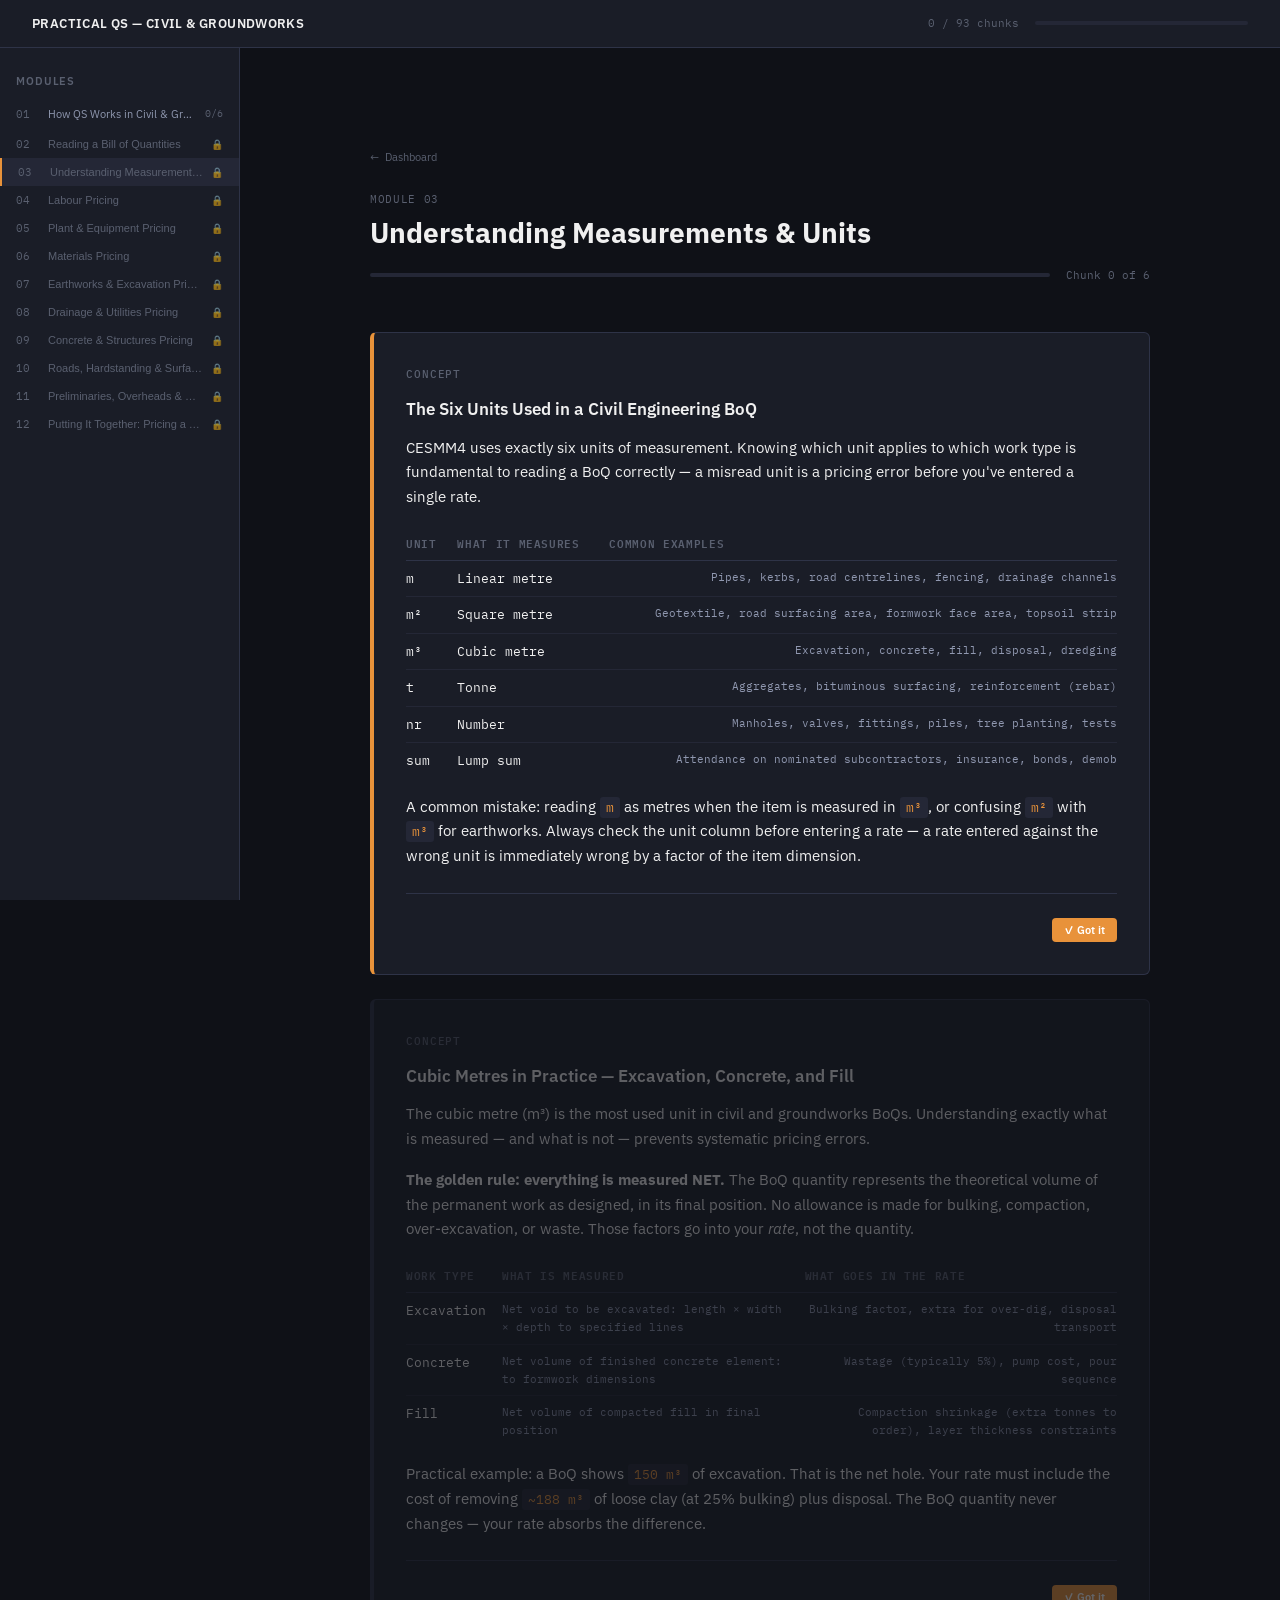
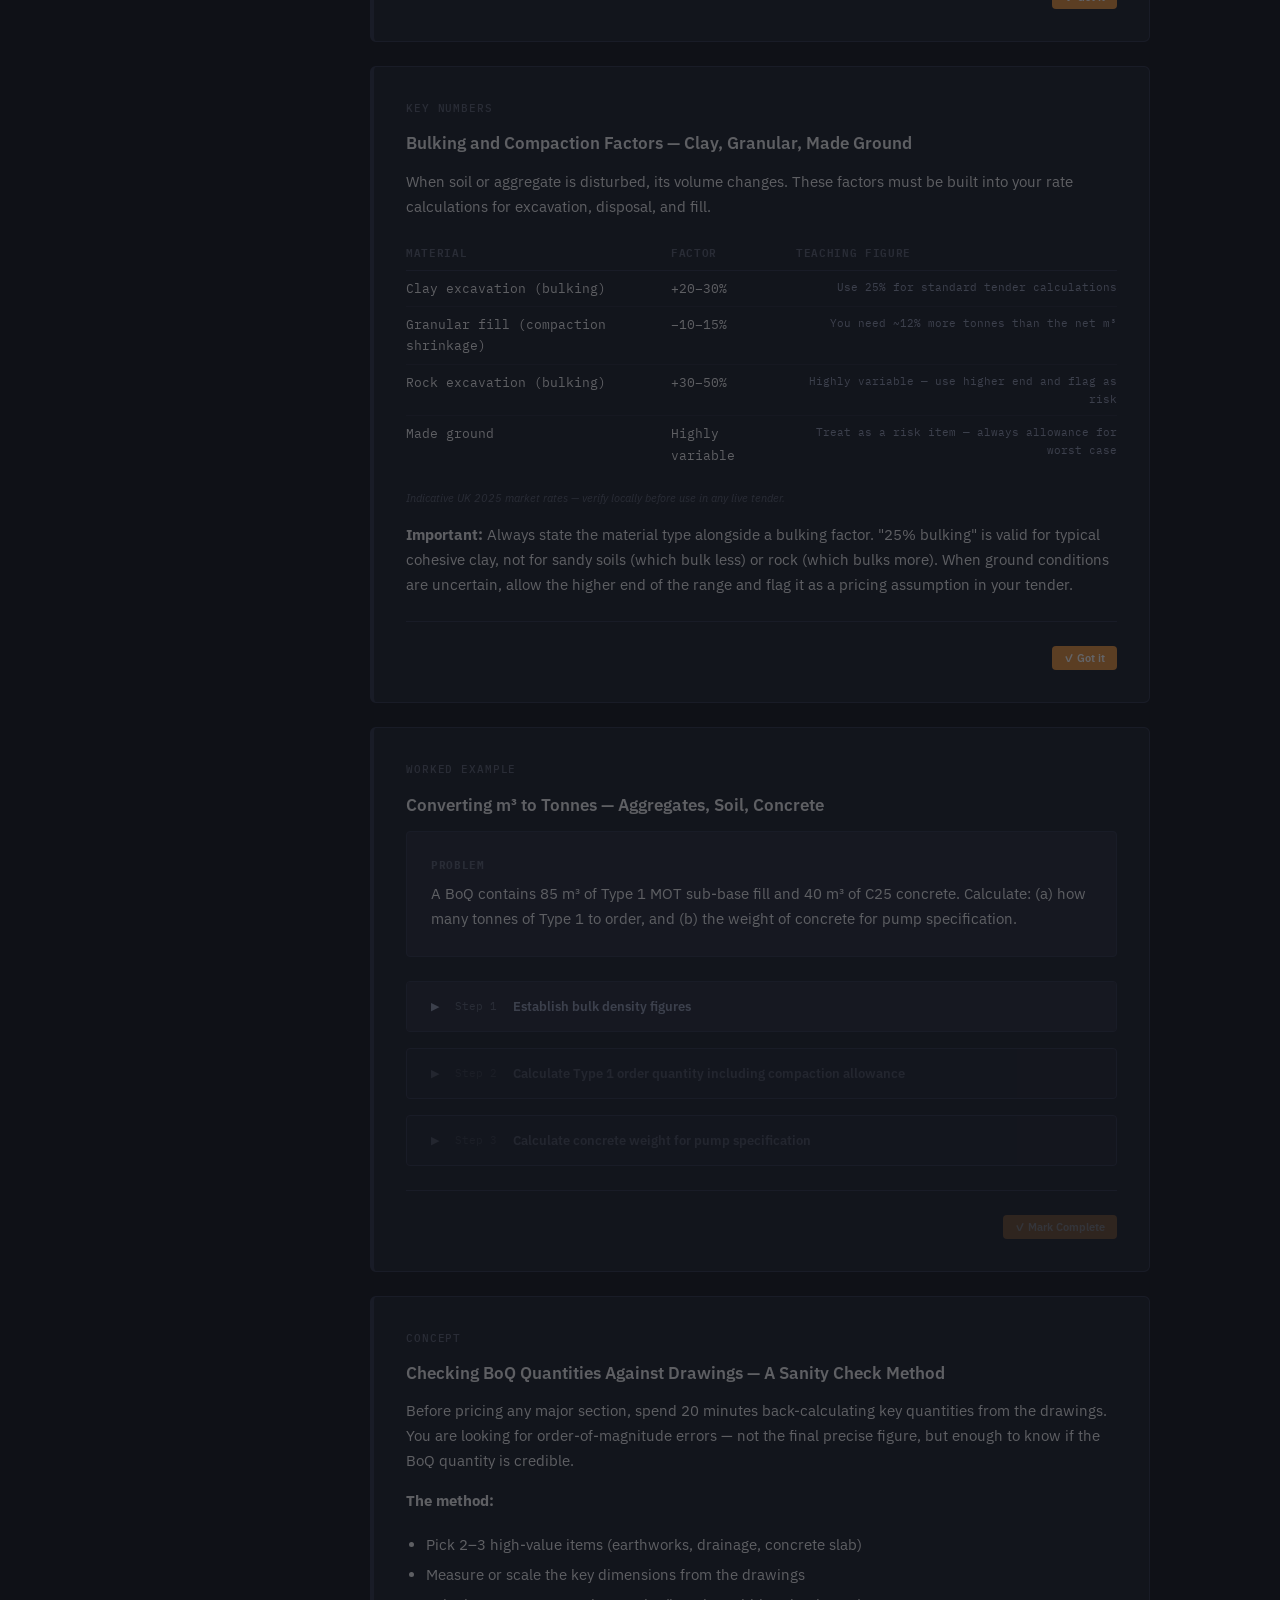
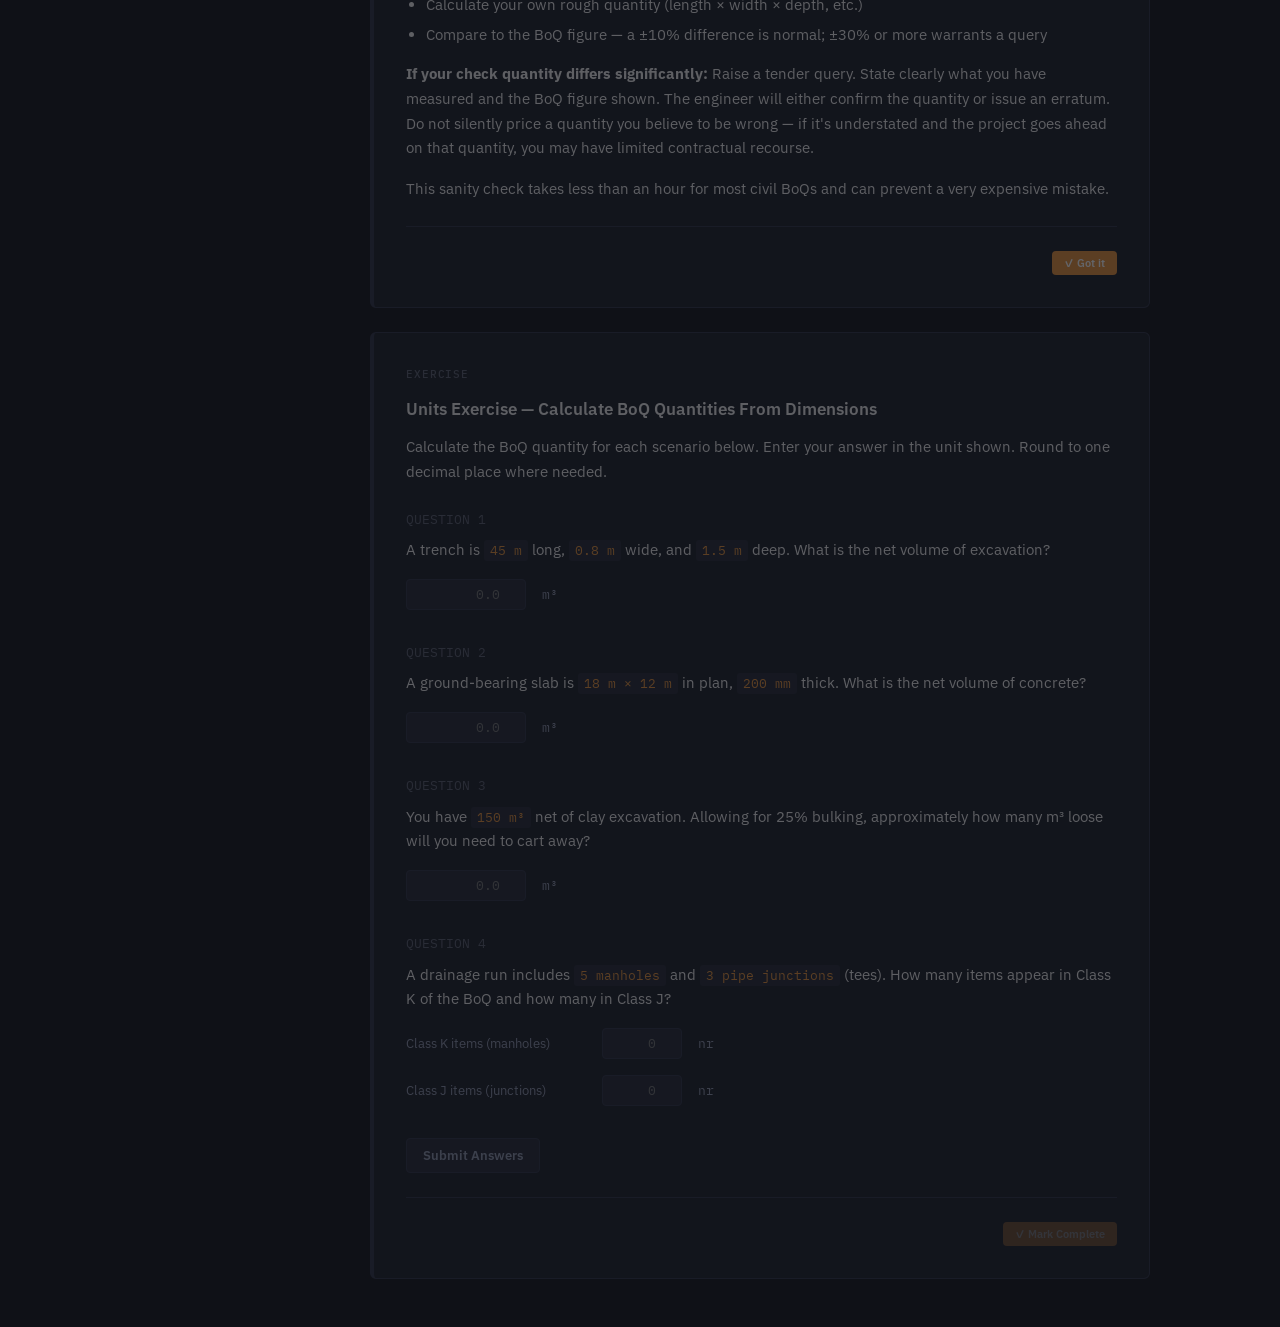
<file: modules/module-03.html>
<!DOCTYPE html>
<html lang="en">
<head>
  <meta charset="UTF-8">
  <meta name="viewport" content="width=device-width, initial-scale=1.0">
  <title>Module 03 — Measurements & Units | Practical QS</title>
  <link rel="stylesheet" href="../css/main.css">
  <link rel="stylesheet" href="../css/module.css">
</head>
<body>

<div class="layout">

  <header class="topbar">
    <span class="topbar__title">Practical QS — Civil &amp; Groundworks</span>
    <div class="topbar__progress">
      <span class="topbar__progress-label" id="topbar-progress-label">0 / 0 chunks</span>
      <div class="progress-bar">
        <div class="progress-bar__fill" id="topbar-progress-fill" style="width:0%"></div>
      </div>
    </div>
  </header>

  <nav class="sidebar" aria-label="Module navigation">
    <p class="sidebar__section-label">Modules</p>
    <ul class="sidebar__nav" id="sidebar-nav"></ul>
  </nav>

  <main class="main">
    <div class="content-wrapper">

      <div class="module-header">
        <a href="../index.html" class="module-header__back">Dashboard</a>
        <p class="module-header__meta">Module 03</p>
        <h1 class="module-header__title">Understanding Measurements &amp; Units</h1>
        <div class="module-header__progress">
          <div class="progress-bar">
            <div class="progress-bar__fill" id="module-progress-fill" style="width:0%"></div>
          </div>
          <span class="module-header__progress-text" id="module-progress-text">Chunk 0 of 6</span>
        </div>
      </div>

      <div class="sr-banner" id="sr-banner" style="display:none;">
        <span class="sr-banner__icon">&#128218;</span>
        <div class="sr-banner__text">
          <strong id="sr-banner-count">Recap questions due</strong> from earlier modules.
        </div>
        <div class="sr-banner__actions">
          <button class="btn btn--small btn--purple" onclick="openSROverlay()">Start Review</button>
          <button class="btn btn--small btn--ghost" onclick="dismissSRBanner()">Dismiss</button>
        </div>
      </div>

      <div class="chunk-list">

        <!-- CHUNK 03-01: Concept -->
        <div class="chunk" id="chunk-03-01" data-chunk="03-01">
          <p class="chunk__type-label">Concept</p>
          <h2 class="chunk__title">The Six Units Used in a Civil Engineering BoQ</h2>
          <div class="chunk__body">
            <p>CESMM4 uses exactly six units of measurement. Knowing which unit applies to which work type is fundamental to reading a BoQ correctly — a misread unit is a pricing error before you've entered a single rate.</p>
            <table class="rate-table">
              <thead><tr><th>Unit</th><th>What it measures</th><th>Common examples</th></tr></thead>
              <tbody>
                <tr><td class="text-accent">m</td><td>Linear metre</td><td style="color:var(--text-secondary); font-size:var(--text-xs);">Pipes, kerbs, road centrelines, fencing, drainage channels</td></tr>
                <tr><td class="text-accent">m²</td><td>Square metre</td><td style="color:var(--text-secondary); font-size:var(--text-xs);">Geotextile, road surfacing area, formwork face area, topsoil strip</td></tr>
                <tr><td class="text-accent">m³</td><td>Cubic metre</td><td style="color:var(--text-secondary); font-size:var(--text-xs);">Excavation, concrete, fill, disposal, dredging</td></tr>
                <tr><td class="text-accent">t</td><td>Tonne</td><td style="color:var(--text-secondary); font-size:var(--text-xs);">Aggregates, bituminous surfacing, reinforcement (rebar)</td></tr>
                <tr><td class="text-accent">nr</td><td>Number</td><td style="color:var(--text-secondary); font-size:var(--text-xs);">Manholes, valves, fittings, piles, tree planting, tests</td></tr>
                <tr><td class="text-accent">sum</td><td>Lump sum</td><td style="color:var(--text-secondary); font-size:var(--text-xs);">Attendance on nominated subcontractors, insurance, bonds, demob</td></tr>
              </tbody>
            </table>
            <p style="margin-top: var(--sp-2);">A common mistake: reading <span class="mono">m</span> as metres when the item is measured in <span class="mono">m³</span>, or confusing <span class="mono">m²</span> with <span class="mono">m³</span> for earthworks. Always check the unit column before entering a rate — a rate entered against the wrong unit is immediately wrong by a factor of the item dimension.</p>
          </div>
          <div class="chunk__footer">
            <button class="btn btn--small btn--primary mark-complete-btn" data-chunk="03-01"
              onclick="handleMarkComplete('03-01')">&#10003; Got it</button>
          </div>
        </div>

        <!-- CHUNK 03-02: Concept + Rate Card -->
        <div class="chunk chunk--locked" id="chunk-03-02" data-chunk="03-02">
          <p class="chunk__type-label">Concept</p>
          <h2 class="chunk__title">Cubic Metres in Practice — Excavation, Concrete, and Fill</h2>
          <div class="chunk__body">
            <p>The cubic metre (m³) is the most used unit in civil and groundworks BoQs. Understanding exactly what is measured — and what is not — prevents systematic pricing errors.</p>
            <p><strong>The golden rule: everything is measured NET.</strong> The BoQ quantity represents the theoretical volume of the permanent work as designed, in its final position. No allowance is made for bulking, compaction, over-excavation, or waste. Those factors go into your <em>rate</em>, not the quantity.</p>
            <table class="rate-table">
              <thead><tr><th>Work Type</th><th>What is measured</th><th>What goes in the rate</th></tr></thead>
              <tbody>
                <tr>
                  <td>Excavation</td>
                  <td style="color:var(--text-secondary); font-size:var(--text-xs);">Net void to be excavated: length × width × depth to specified lines</td>
                  <td style="color:var(--text-secondary); font-size:var(--text-xs);">Bulking factor, extra for over-dig, disposal transport</td>
                </tr>
                <tr>
                  <td>Concrete</td>
                  <td style="color:var(--text-secondary); font-size:var(--text-xs);">Net volume of finished concrete element: to formwork dimensions</td>
                  <td style="color:var(--text-secondary); font-size:var(--text-xs);">Wastage (typically 5%), pump cost, pour sequence</td>
                </tr>
                <tr>
                  <td>Fill</td>
                  <td style="color:var(--text-secondary); font-size:var(--text-xs);">Net volume of compacted fill in final position</td>
                  <td style="color:var(--text-secondary); font-size:var(--text-xs);">Compaction shrinkage (extra tonnes to order), layer thickness constraints</td>
                </tr>
              </tbody>
            </table>
            <p style="margin-top: var(--sp-2);">Practical example: a BoQ shows <span class="mono">150 m³</span> of excavation. That is the net hole. Your rate must include the cost of removing <span class="mono">~188 m³</span> of loose clay (at 25% bulking) plus disposal. The BoQ quantity never changes — your rate absorbs the difference.</p>
          </div>
          <div class="chunk__footer">
            <button class="btn btn--small btn--primary mark-complete-btn" data-chunk="03-02"
              onclick="handleMarkComplete('03-02')">&#10003; Got it</button>
          </div>
        </div>

        <!-- CHUNK 03-03: Key Numbers — Bulking & Compaction -->
        <div class="chunk chunk--locked" id="chunk-03-03" data-chunk="03-03">
          <p class="chunk__type-label">Key Numbers</p>
          <h2 class="chunk__title">Bulking and Compaction Factors — Clay, Granular, Made Ground</h2>
          <div class="chunk__body">
            <p>When soil or aggregate is disturbed, its volume changes. These factors must be built into your rate calculations for excavation, disposal, and fill.</p>
            <table class="rate-table">
              <thead><tr><th>Material</th><th>Factor</th><th>Teaching figure</th></tr></thead>
              <tbody>
                <tr>
                  <td>Clay excavation (bulking)</td>
                  <td class="text-accent">+20–30%</td>
                  <td style="color:var(--text-secondary); font-size:var(--text-xs);">Use 25% for standard tender calculations</td>
                </tr>
                <tr>
                  <td>Granular fill (compaction shrinkage)</td>
                  <td class="text-accent">−10–15%</td>
                  <td style="color:var(--text-secondary); font-size:var(--text-xs);">You need ~12% more tonnes than the net m³</td>
                </tr>
                <tr>
                  <td>Rock excavation (bulking)</td>
                  <td class="text-accent">+30–50%</td>
                  <td style="color:var(--text-secondary); font-size:var(--text-xs);">Highly variable — use higher end and flag as risk</td>
                </tr>
                <tr>
                  <td>Made ground</td>
                  <td class="text-accent">Highly variable</td>
                  <td style="color:var(--text-secondary); font-size:var(--text-xs);">Treat as a risk item — always allowance for worst case</td>
                </tr>
              </tbody>
            </table>
            <p class="rate-table__disclaimer">Indicative UK 2025 market rates — verify locally before use in any live tender.</p>
            <p style="margin-top: var(--sp-2);"><strong>Important:</strong> Always state the material type alongside a bulking factor. "25% bulking" is valid for typical cohesive clay, not for sandy soils (which bulk less) or rock (which bulks more). When ground conditions are uncertain, allow the higher end of the range and flag it as a pricing assumption in your tender.</p>
          </div>
          <div class="chunk__footer">
            <button class="btn btn--small btn--primary mark-complete-btn" data-chunk="03-03"
              onclick="handleMarkComplete('03-03')">&#10003; Got it</button>
          </div>
        </div>

        <!-- CHUNK 03-04: Worked Example -->
        <div class="chunk chunk--locked" id="chunk-03-04" data-chunk="03-04">
          <p class="chunk__type-label">Worked Example</p>
          <h2 class="chunk__title">Converting m³ to Tonnes — Aggregates, Soil, Concrete</h2>
          <div class="chunk__body">

            <div class="worked-example__problem">
              <strong>Problem</strong>
              A BoQ contains 85 m³ of Type 1 MOT sub-base fill and 40 m³ of C25 concrete. Calculate: (a) how many tonnes of Type 1 to order, and (b) the weight of concrete for pump specification.
            </div>

            <div class="worked-example__steps" id="steps-03-04">

              <div class="step" id="step-03-04-1">
                <button class="step__trigger" onclick="revealStep('03-04', 1)">
                  <span class="step__trigger-icon">&#9654;</span>
                  <span class="step__trigger-num">Step 1</span>
                  <span class="step__trigger-label">Establish bulk density figures</span>
                </button>
                <div class="step__content">
                  <p>Before converting, you need the bulk density for each material:</p>
                  <div class="step__formula">
                    Type 1 MOT sub-base:  ~1.95 t/m³  (compacted)<br>
                    C25 ready-mix concrete: ~2.40 t/m³<br>
                    <br>
                    Formula: Tonnes = Volume (m³) × Bulk Density (t/m³)
                  </div>
                  <p style="margin-top:12px;">These densities are for material in its final, compacted or hardened state. For ordering purposes, also add the compaction allowance (see Step 2).</p>
                </div>
              </div>

              <div class="step" id="step-03-04-2">
                <button class="step__trigger" disabled onclick="revealStep('03-04', 2)">
                  <span class="step__trigger-icon">&#9654;</span>
                  <span class="step__trigger-num">Step 2</span>
                  <span class="step__trigger-label">Calculate Type 1 order quantity including compaction allowance</span>
                </button>
                <div class="step__content">
                  <p>The BoQ shows 85 m³ net. But when granular fill is placed and compacted, it shrinks by ~12%. So you need to order more than 85 m³:</p>
                  <div class="step__formula">
                    Bulk volume to order = 85 m³ ÷ (1 − 0.12) = 85 ÷ 0.88 = <span style="color:var(--text-primary)">96.6 m³</span><br>
                    <br>
                    Convert to tonnes:<br>
                    96.6 m³ × 1.95 t/m³ = <span style="color:var(--accent)">188.4 tonnes</span>
                  </div>
                  <p style="margin-top:12px;">Round up to the nearest practical load — typically 20t per vehicle. So order <strong>200 tonnes</strong> (10 loads). The extra 11.6 tonnes gives a small buffer for wastage and consolidation.</p>
                </div>
              </div>

              <div class="step" id="step-03-04-3">
                <button class="step__trigger" disabled onclick="revealStep('03-04', 3)">
                  <span class="step__trigger-icon">&#9654;</span>
                  <span class="step__trigger-num">Step 3</span>
                  <span class="step__trigger-label">Calculate concrete weight for pump specification</span>
                </button>
                <div class="step__content">
                  <p>For the 40 m³ concrete pour — the pump supplier needs to know the load on any temporary structures:</p>
                  <div class="step__formula">
                    40 m³ × 2.40 t/m³ = <span style="color:var(--accent)">96 tonnes</span>
                  </div>
                  <p style="margin-top:12px;">This matters for: temporary works design (formwork props, falsework), pump truck positioning (ground-bearing pressure), and welfare/access planning around the pour zone. On a £2,500 pump day, getting the weight wrong can stop the pour.</p>
                  <p style="margin-top:8px;">Note: the BoQ quantity of 40 m³ does not change. You order ~42 m³ (5% wastage) but price the rate for 40 m³. Wastage is in the rate, not the quantity.</p>
                </div>
              </div>

            </div>
          </div>
          <div class="chunk__footer">
            <button class="btn btn--small btn--primary mark-complete-btn" id="complete-btn-03-04"
              data-chunk="03-04" onclick="handleMarkComplete('03-04')" disabled>&#10003; Mark Complete</button>
          </div>
        </div>

        <!-- CHUNK 03-05: Concept -->
        <div class="chunk chunk--locked" id="chunk-03-05" data-chunk="03-05">
          <p class="chunk__type-label">Concept</p>
          <h2 class="chunk__title">Checking BoQ Quantities Against Drawings — A Sanity Check Method</h2>
          <div class="chunk__body">
            <p>Before pricing any major section, spend 20 minutes back-calculating key quantities from the drawings. You are looking for order-of-magnitude errors — not the final precise figure, but enough to know if the BoQ quantity is credible.</p>
            <p><strong>The method:</strong></p>
            <ul style="margin: 8px 0 12px 20px; color: var(--text-primary); line-height: 2;">
              <li>Pick 2–3 high-value items (earthworks, drainage, concrete slab)</li>
              <li>Measure or scale the key dimensions from the drawings</li>
              <li>Calculate your own rough quantity (length × width × depth, etc.)</li>
              <li>Compare to the BoQ figure — a ±10% difference is normal; ±30% or more warrants a query</li>
            </ul>
            <p><strong>If your check quantity differs significantly:</strong> Raise a tender query. State clearly what you have measured and the BoQ figure shown. The engineer will either confirm the quantity or issue an erratum. Do not silently price a quantity you believe to be wrong — if it's understated and the project goes ahead on that quantity, you may have limited contractual recourse.</p>
            <p>This sanity check takes less than an hour for most civil BoQs and can prevent a very expensive mistake.</p>
          </div>
          <div class="chunk__footer">
            <button class="btn btn--small btn--primary mark-complete-btn" data-chunk="03-05"
              onclick="handleMarkComplete('03-05')">&#10003; Got it</button>
          </div>
        </div>

        <!-- CHUNK 03-06: Numeric Exercise -->
        <div class="chunk chunk--locked" id="chunk-03-06" data-chunk="03-06">
          <p class="chunk__type-label">Exercise</p>
          <h2 class="chunk__title">Units Exercise — Calculate BoQ Quantities From Dimensions</h2>
          <div class="chunk__body">
            <p style="margin-bottom: var(--sp-3);">Calculate the BoQ quantity for each scenario below. Enter your answer in the unit shown. Round to one decimal place where needed.</p>

            <div id="numeric-exercise-03-06">

              <!-- Q1 -->
              <div style="margin-bottom: var(--sp-4);">
                <p style="font-size: var(--text-sm); color: var(--text-dim); font-family: var(--font-mono); margin-bottom: var(--sp-1);">QUESTION 1</p>
                <p style="margin-bottom: var(--sp-2);">A trench is <span class="mono">45 m</span> long, <span class="mono">0.8 m</span> wide, and <span class="mono">1.5 m</span> deep. What is the net volume of excavation?</p>
                <div style="display:flex; align-items:center; gap: var(--sp-2);">
                  <input class="rate-builder__input numeric-input" type="number" id="numeric-03-06-q1"
                    placeholder="0.0" step="0.1" style="width:120px;">
                  <span style="font-family:var(--font-mono); font-size:var(--text-sm); color:var(--text-secondary);">m³</span>
                  <span id="numeric-result-03-06-q1" style="font-size:var(--text-lg);"></span>
                </div>
              </div>

              <!-- Q2 -->
              <div style="margin-bottom: var(--sp-4);">
                <p style="font-size: var(--text-sm); color: var(--text-dim); font-family: var(--font-mono); margin-bottom: var(--sp-1);">QUESTION 2</p>
                <p style="margin-bottom: var(--sp-2);">A ground-bearing slab is <span class="mono">18 m × 12 m</span> in plan, <span class="mono">200 mm</span> thick. What is the net volume of concrete?</p>
                <div style="display:flex; align-items:center; gap: var(--sp-2);">
                  <input class="rate-builder__input numeric-input" type="number" id="numeric-03-06-q2"
                    placeholder="0.0" step="0.1" style="width:120px;">
                  <span style="font-family:var(--font-mono); font-size:var(--text-sm); color:var(--text-secondary);">m³</span>
                  <span id="numeric-result-03-06-q2" style="font-size:var(--text-lg);"></span>
                </div>
              </div>

              <!-- Q3 -->
              <div style="margin-bottom: var(--sp-4);">
                <p style="font-size: var(--text-sm); color: var(--text-dim); font-family: var(--font-mono); margin-bottom: var(--sp-1);">QUESTION 3</p>
                <p style="margin-bottom: var(--sp-2);">You have <span class="mono">150 m³</span> net of clay excavation. Allowing for 25% bulking, approximately how many m³ loose will you need to cart away?</p>
                <div style="display:flex; align-items:center; gap: var(--sp-2);">
                  <input class="rate-builder__input numeric-input" type="number" id="numeric-03-06-q3"
                    placeholder="0.0" step="0.5" style="width:120px;">
                  <span style="font-family:var(--font-mono); font-size:var(--text-sm); color:var(--text-secondary);">m³</span>
                  <span id="numeric-result-03-06-q3" style="font-size:var(--text-lg);"></span>
                </div>
              </div>

              <!-- Q4 -->
              <div style="margin-bottom: var(--sp-4);">
                <p style="font-size: var(--text-sm); color: var(--text-dim); font-family: var(--font-mono); margin-bottom: var(--sp-1);">QUESTION 4</p>
                <p style="margin-bottom: var(--sp-2);">A drainage run includes <span class="mono">5 manholes</span> and <span class="mono">3 pipe junctions</span> (tees). How many items appear in Class K of the BoQ and how many in Class J?</p>
                <div style="display:flex; flex-direction:column; gap: var(--sp-2);">
                  <div style="display:flex; align-items:center; gap: var(--sp-2);">
                    <span style="font-size:var(--text-sm); color:var(--text-secondary); width:180px;">Class K items (manholes)</span>
                    <input class="rate-builder__input numeric-input" type="number" id="numeric-03-06-q4k"
                      placeholder="0" step="1" style="width:80px;">
                    <span style="font-family:var(--font-mono); font-size:var(--text-sm); color:var(--text-secondary);">nr</span>
                    <span id="numeric-result-03-06-q4k" style="font-size:var(--text-lg);"></span>
                  </div>
                  <div style="display:flex; align-items:center; gap: var(--sp-2);">
                    <span style="font-size:var(--text-sm); color:var(--text-secondary); width:180px;">Class J items (junctions)</span>
                    <input class="rate-builder__input numeric-input" type="number" id="numeric-03-06-q4j"
                      placeholder="0" step="1" style="width:80px;">
                    <span style="font-family:var(--font-mono); font-size:var(--text-sm); color:var(--text-secondary);">nr</span>
                    <span id="numeric-result-03-06-q4j" style="font-size:var(--text-lg);"></span>
                  </div>
                </div>
              </div>

              <button class="btn btn--secondary" id="numeric-submit-03-06"
                onclick="submitNumericExercise('03-06')">
                Submit Answers
              </button>

              <div id="numeric-feedback-03-06" style="display:none; margin-top: var(--sp-3);"></div>

            </div>
          </div>
          <div class="chunk__footer">
            <button class="btn btn--small btn--primary mark-complete-btn" id="complete-btn-03-06"
              data-chunk="03-06" onclick="handleMarkComplete('03-06')" disabled>&#10003; Mark Complete</button>
          </div>
        </div>

      </div><!-- end chunk-list -->

      <div class="module-complete" id="module-complete" style="display: none;">
        <div class="module-complete__icon">&#10003;</div>
        <h2 class="module-complete__title">Module 03 Complete</h2>
        <p class="module-complete__subtitle">Module 04 — Labour Pricing is now unlocked.</p>
        <a href="../index.html" class="btn btn--primary" style="margin-top: 8px;">Back to Dashboard</a>
      </div>

    </div><!-- end content-wrapper -->
  </main>

</div><!-- end layout -->

<div class="sr-overlay" id="sr-overlay" style="display: none;">
  <div class="sr-overlay__header">
    <span class="sr-overlay__title">Spaced Repetition Review</span>
    <span class="sr-overlay__counter" id="sr-counter"></span>
  </div>
  <button class="sr-close" onclick="closeSROverlay()" title="Close">&#10005;</button>
  <div class="sr-card" id="sr-card"></div>
</div>

<script src="../js/progress.js"></script>
<script src="../js/spaced-repetition.js"></script>
<script src="../js/exercises.js"></script>
<script src="../js/chunk-types.js"></script>
<script>
  const MODULE_ID  = '03';
  const CHUNK_LIST = ['03-01','03-02','03-03','03-04','03-05','03-06'];

  const CHUNK_WE_CONFIG = {
    '03-04': { totalSteps: 3 },
  };

  const CHUNK_NUMERIC_EXERCISE_CONFIG = {
    '03-06': {
      questions: [
        {
          id: 'q1',
          correctAnswer: 54.0,
          tolerance: 0.02,
          unit: 'm³',
          explanation: '45 m × 0.8 m × 1.5 m = 54.0 m³. All excavation quantities in CESMM4 are measured NET to the specified excavation lines. Bulking goes into your rate.',
        },
        {
          id: 'q2',
          correctAnswer: 43.2,
          tolerance: 0.02,
          unit: 'm³',
          explanation: '18 m × 12 m × 0.2 m = 43.2 m³. Note the slab thickness must be converted to metres (200 mm = 0.2 m). This is the net volume — your rate includes ~5% wastage on ordering.',
        },
        {
          id: 'q3',
          correctAnswer: 187.5,
          tolerance: 0.05,
          unit: 'm³',
          explanation: '150 m³ × 1.25 = 187.5 m³ loose. The 25% bulking factor means every m³ of net excavation becomes 1.25 m³ of loose material to dispose of. This drives wagon numbers and disposal cost.',
        },
        {
          id: 'q4k',
          correctAnswer: 5,
          tolerance: 0,
          unit: 'nr',
          explanation: 'The 5 manholes each appear as a separate item in Class K (Pipework: Manholes & Ancillaries), measured by number (nr), with depth captured in the item description.',
        },
        {
          id: 'q4j',
          correctAnswer: 3,
          tolerance: 0,
          unit: 'nr',
          explanation: 'The 3 pipe junctions appear in Class J (Pipework: Fittings & Valves), also measured by number (nr). Fittings are always separately itemised — they are never included in the Class I pipe run rate.',
        },
      ],
    },
  };

  // Override submitNumericExercise to handle the split Q4 (two inputs)
  const _baseSubmitNumeric = submitNumericExercise;
  function submitNumericExercise(chunkId) {
    if (chunkId !== '03-06') {
      _baseSubmitNumeric(chunkId);
      return;
    }

    const config = CHUNK_NUMERIC_EXERCISE_CONFIG[chunkId];
    let correct = 0;
    const feedbackHtml = [];
    let qNum = 0;

    config.questions.forEach(q => {
      const input = document.getElementById(`numeric-${chunkId}-${q.id}`);
      const resultEl = document.getElementById(`numeric-result-${chunkId}-${q.id}`);
      if (!input) return;
      input.disabled = true;

      const userVal = parseFloat(input.value);
      const isCorrect = q.tolerance === 0
        ? userVal === q.correctAnswer
        : !isNaN(userVal) && Math.abs(userVal - q.correctAnswer) / q.correctAnswer <= q.tolerance;

      if (isCorrect) correct++;
      input.classList.add(isCorrect ? 'correct' : 'incorrect');
      if (resultEl) {
        resultEl.textContent = isCorrect ? '✓' : '✗';
        resultEl.style.color = isCorrect ? 'var(--success)' : 'var(--error)';
      }

      // Group Q4 parts together in feedback
      const qLabel = q.id === 'q4k' ? 'Q4 (Class K)' : q.id === 'q4j' ? 'Q4 (Class J)' : `Q${++qNum}`;
      feedbackHtml.push(`
        <div class="boq-feedback__item boq-feedback__item--${isCorrect ? 'correct' : 'incorrect'}">
          ${isCorrect
            ? `<strong style="color:var(--success)">${qLabel}: Correct.</strong>`
            : `<strong style="color:var(--error)">${qLabel}: Not quite.</strong>
               Your answer: <span class="text-mono">${isNaN(userVal) ? '—' : userVal} ${q.unit}</span>
               &nbsp;|&nbsp; Correct: <span class="text-mono">${q.correctAnswer} ${q.unit}</span>`}
          <br><span style="color:var(--text-secondary); font-size:var(--text-sm);">${q.explanation}</span>
        </div>`);
    });

    const submitBtn = document.getElementById('numeric-submit-' + chunkId);
    if (submitBtn) { submitBtn.disabled = true; submitBtn.textContent = 'Submitted'; }

    const feedbackPanel = document.getElementById('numeric-feedback-' + chunkId);
    if (feedbackPanel) {
      feedbackPanel.style.display = 'block';
      feedbackPanel.innerHTML = `
        <p class="boq-score">${correct} / ${config.questions.length} correct</p>
        <div class="boq-feedback">${feedbackHtml.join('')}</div>`;
    }

    const completeBtn = document.getElementById('complete-btn-' + chunkId);
    if (completeBtn) completeBtn.disabled = false;
  }

  initModulePage();
</script>

</body>
</html>
</file>
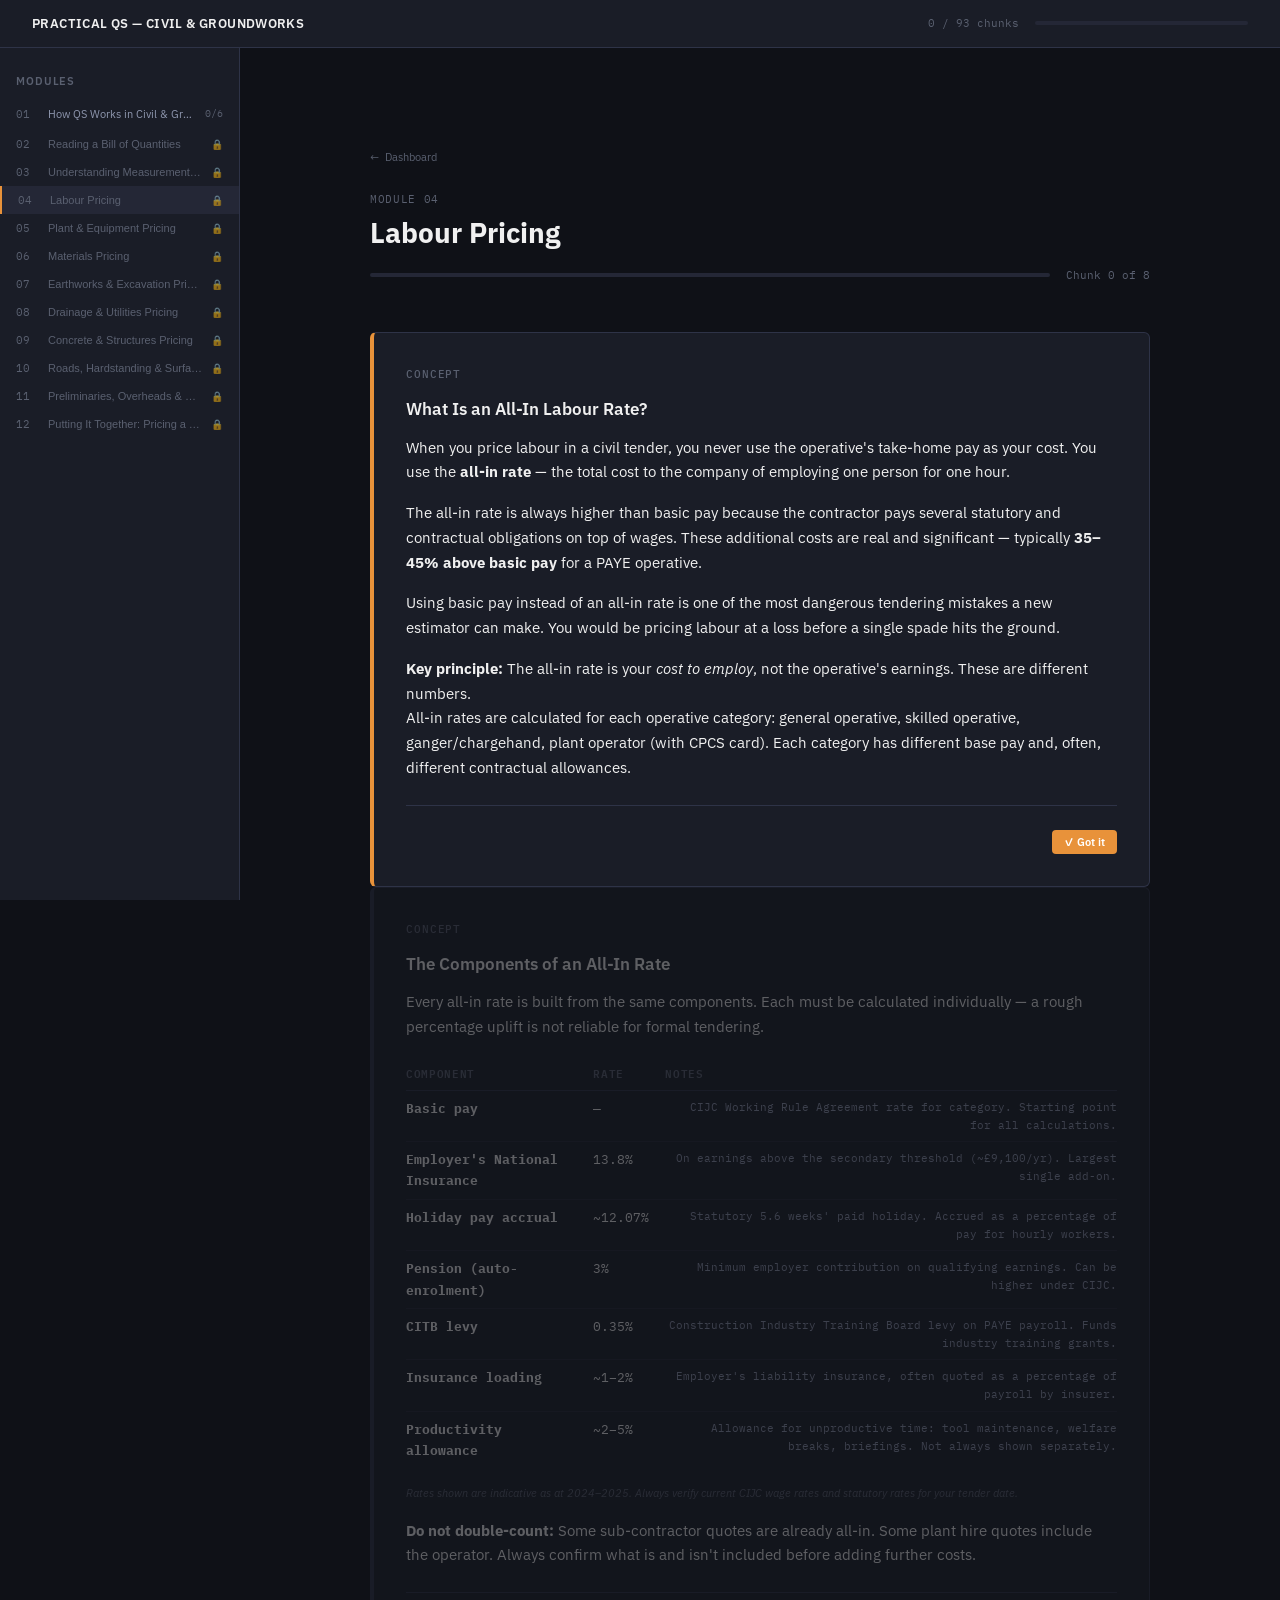
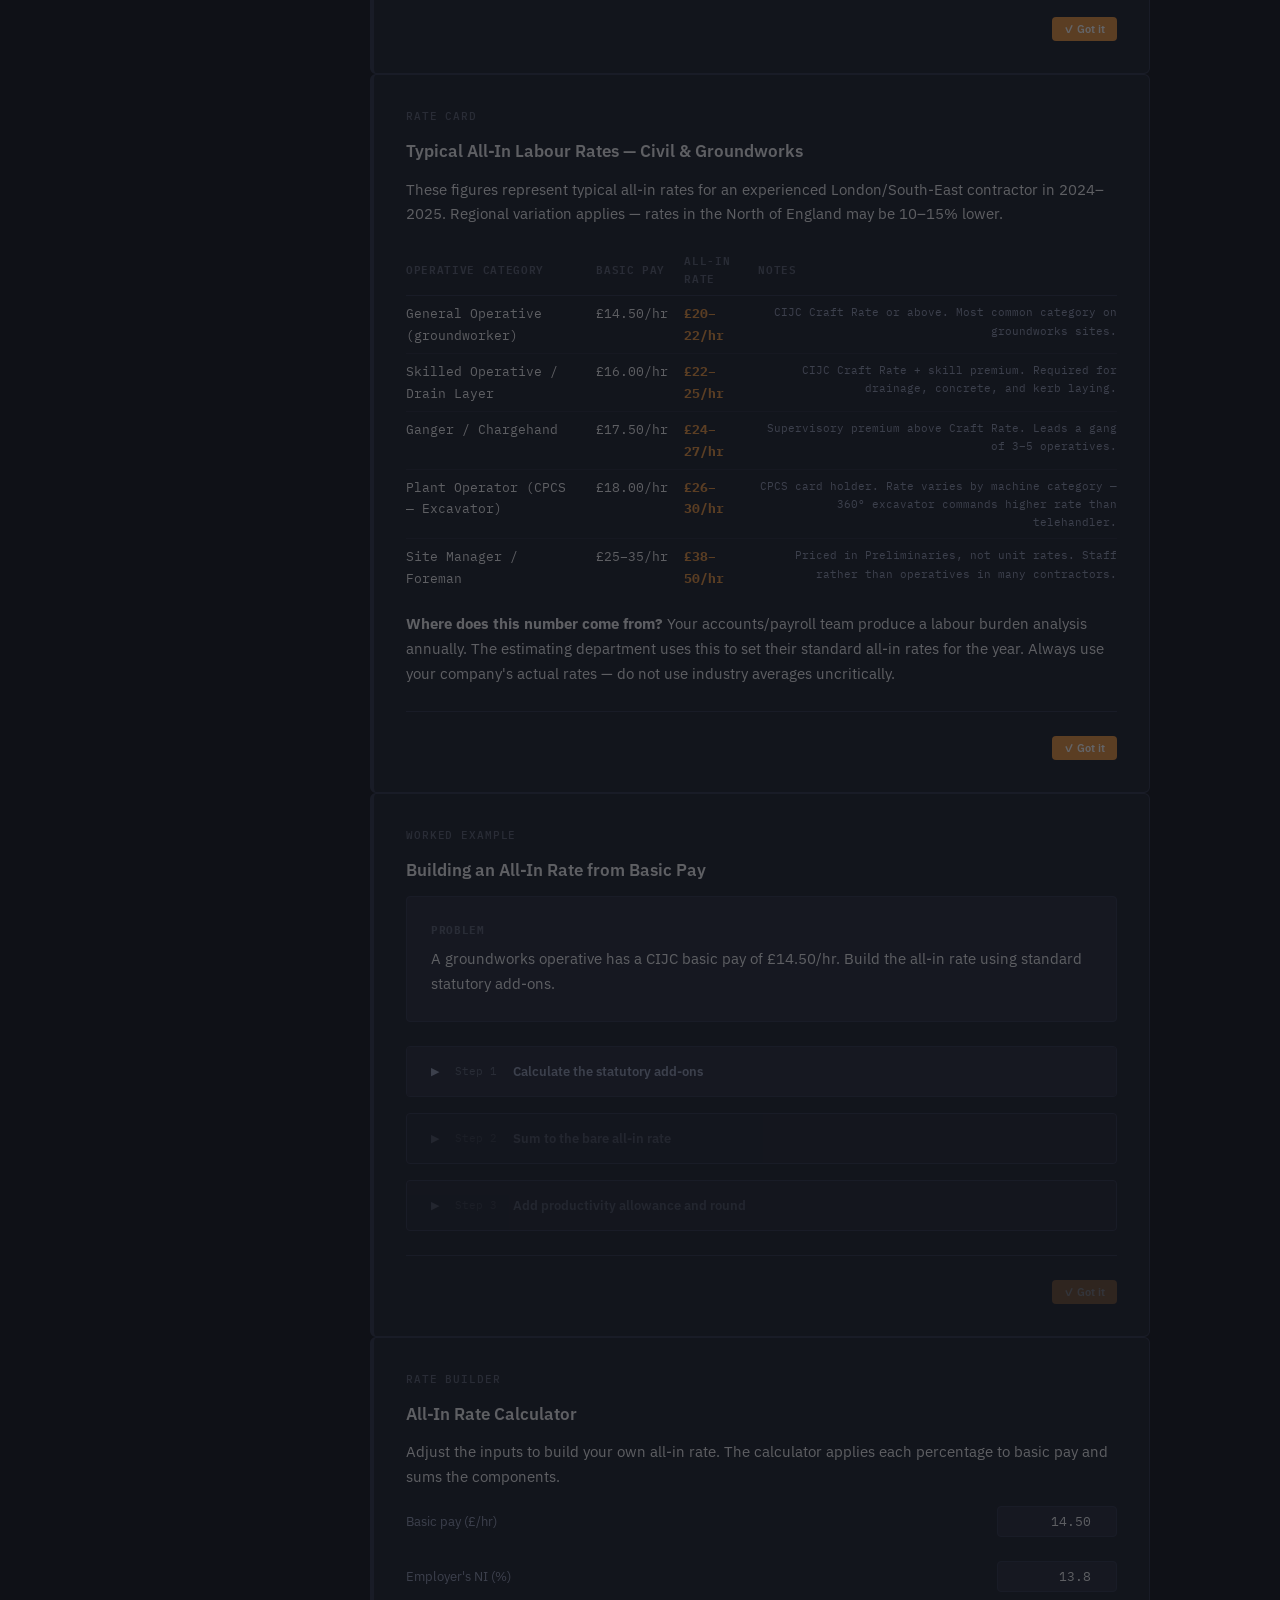
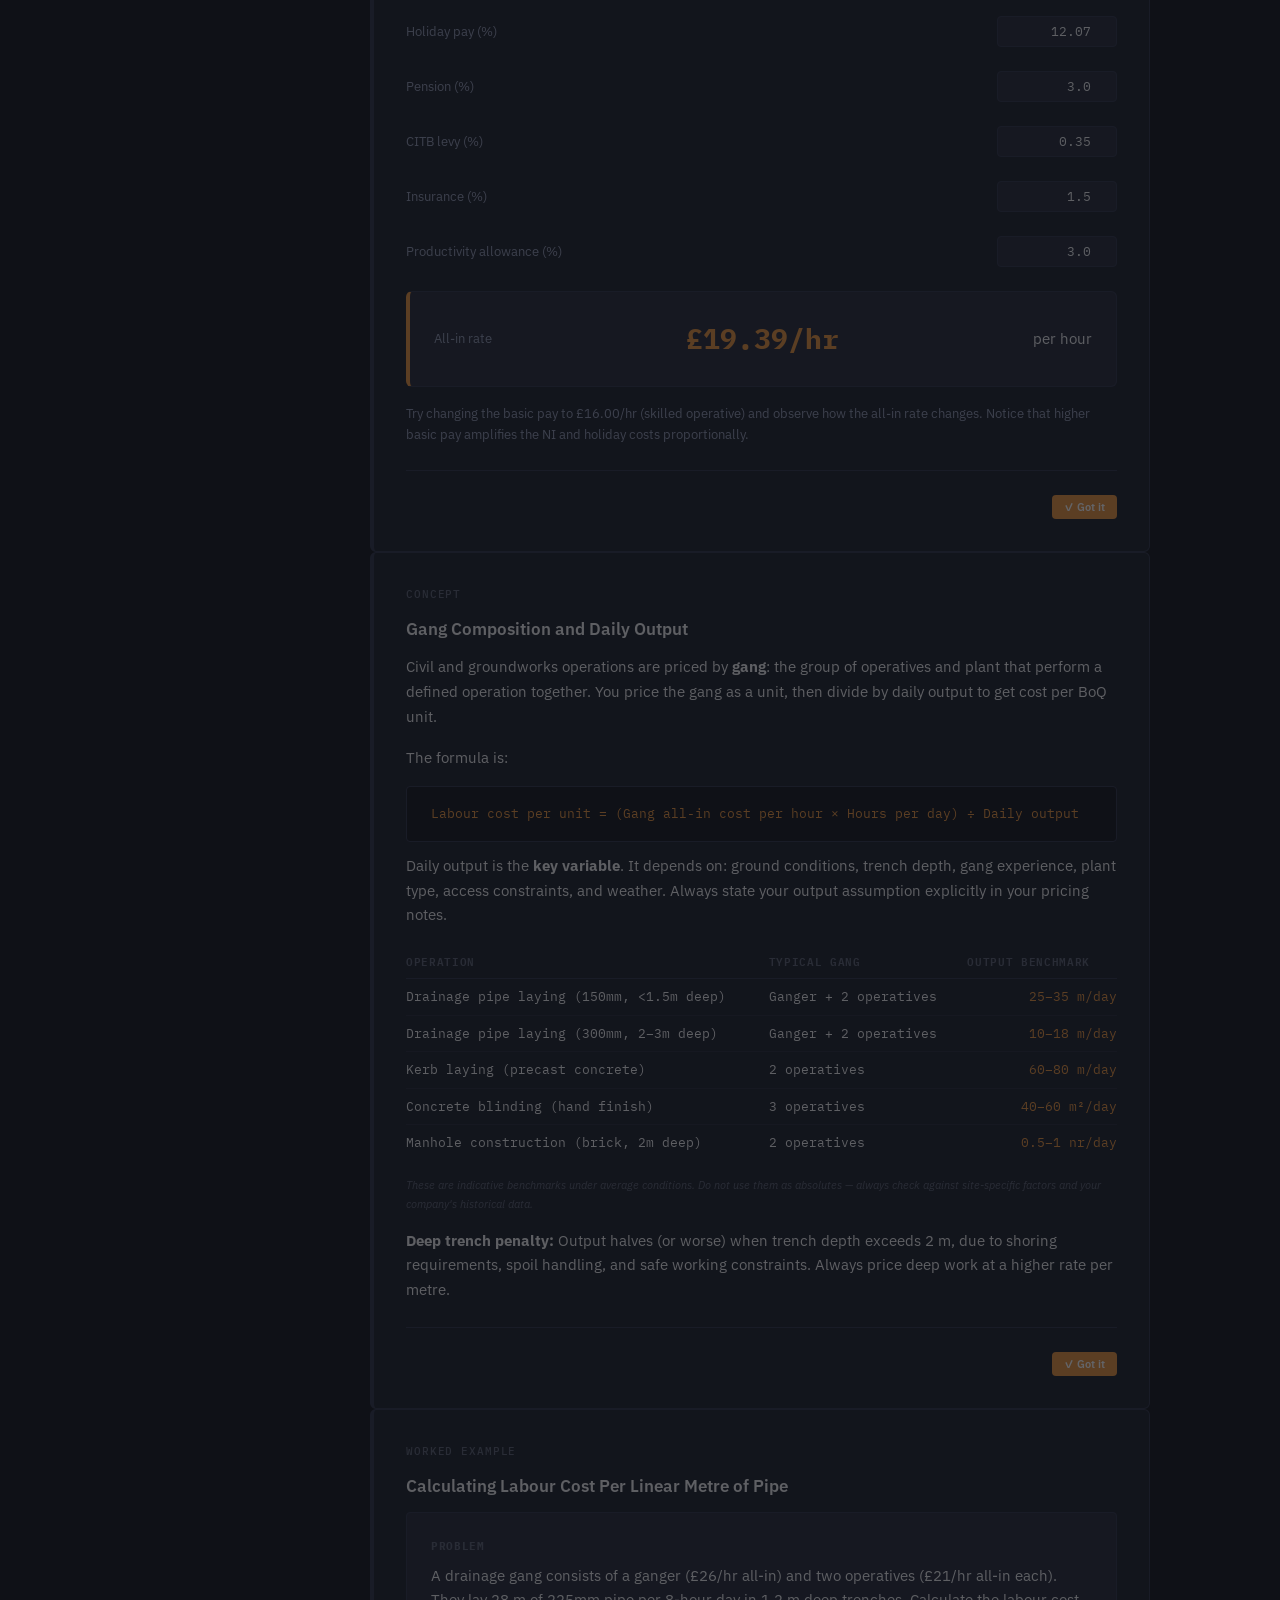
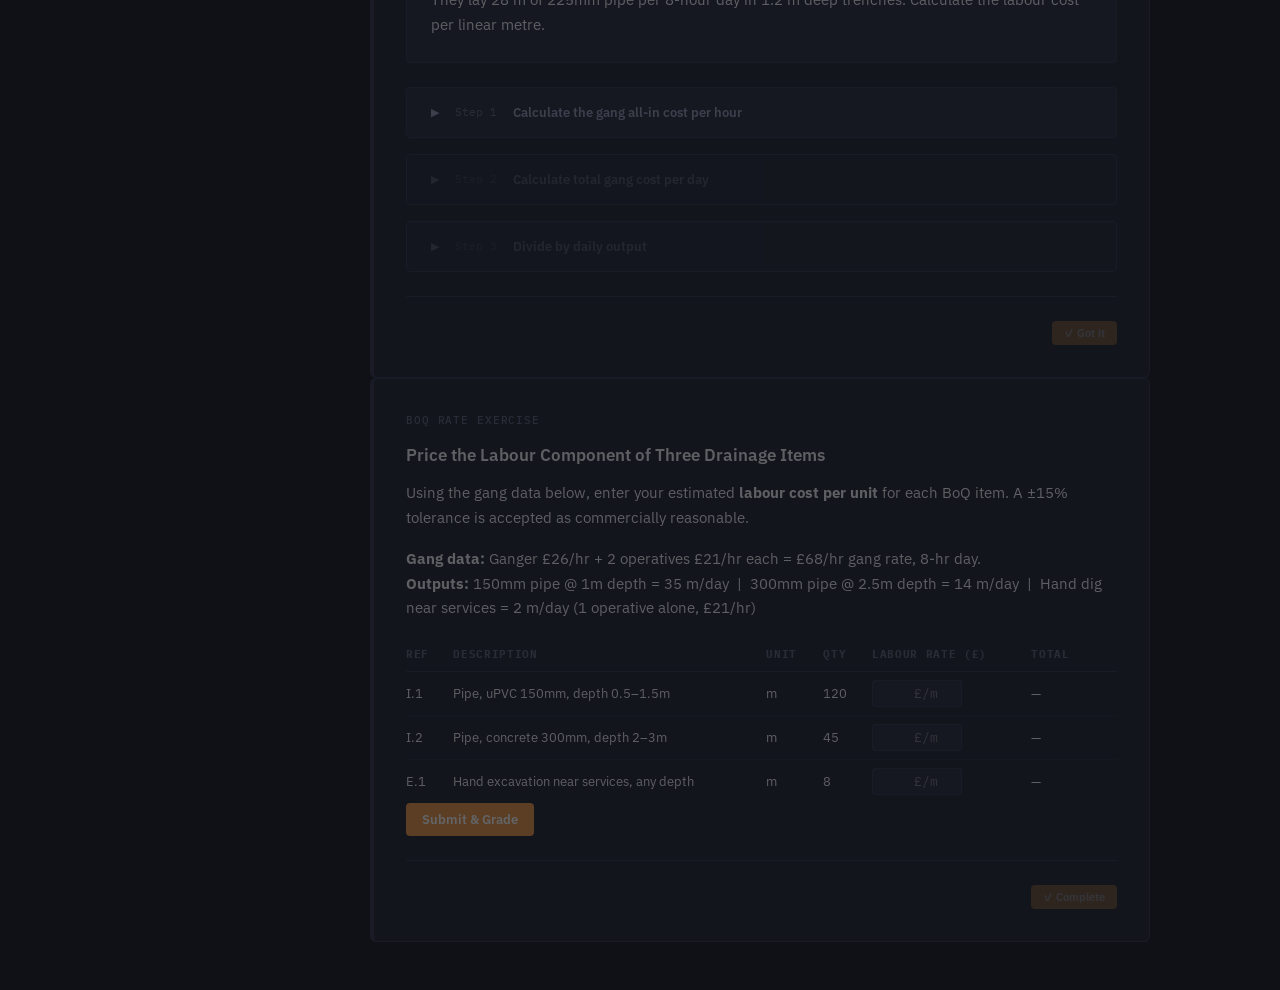
<file: modules/module-04.html>
<!DOCTYPE html>
<html lang="en">
<head>
  <meta charset="UTF-8">
  <meta name="viewport" content="width=device-width, initial-scale=1.0">
  <title>Module 04 — Labour Pricing | Practical QS</title>
  <link rel="stylesheet" href="../css/main.css">
  <link rel="stylesheet" href="../css/module.css">
</head>
<body>

<div class="layout">

  <header class="topbar">
    <span class="topbar__title">Practical QS — Civil &amp; Groundworks</span>
    <div class="topbar__progress">
      <span class="topbar__progress-label" id="topbar-progress-label">0 / 0 chunks</span>
      <div class="progress-bar">
        <div class="progress-bar__fill" id="topbar-progress-fill" style="width:0%"></div>
      </div>
    </div>
  </header>

  <nav class="sidebar" aria-label="Module navigation">
    <p class="sidebar__section-label">Modules</p>
    <ul class="sidebar__nav" id="sidebar-nav"></ul>
  </nav>

  <main class="main">
    <div class="content-wrapper">

      <div class="module-header">
        <a href="../index.html" class="module-header__back">Dashboard</a>
        <p class="module-header__meta">Module 04</p>
        <h1 class="module-header__title">Labour Pricing</h1>
        <div class="module-header__progress">
          <div class="progress-bar">
            <div class="progress-bar__fill" id="module-progress-fill" style="width:0%"></div>
          </div>
          <span class="module-header__progress-text" id="module-progress-text">Chunk 0 of 8</span>
        </div>
      </div>

      <div class="sr-banner" id="sr-banner" style="display:none;">
        <span class="sr-banner__icon">&#128218;</span>
        <div class="sr-banner__text">
          <strong id="sr-banner-count">Recap questions due</strong> from earlier modules.
        </div>
        <div class="sr-banner__actions">
          <button class="btn btn--small btn--purple" onclick="openSROverlay()">Start Review</button>
          <button class="btn btn--small btn--ghost" onclick="dismissSRBanner()">Later</button>
        </div>
      </div>

      <!-- SR Review Overlay -->
      <div class="sr-overlay" id="sr-overlay" style="display:none;">
        <div class="sr-overlay__header">
          <span class="sr-overlay__title">Spaced Repetition Review</span>
          <span class="sr-overlay__counter" id="sr-counter"></span>
        </div>
        <button class="sr-close" onclick="closeSROverlay()" title="Close">&#10005;</button>
        <div class="sr-card" id="sr-card"></div>
      </div>

      <!-- ─────────────────────────────────────────── -->
      <!-- CHUNK 04-01: Concept -->
      <!-- ─────────────────────────────────────────── -->
      <div class="chunk chunk--active" id="chunk-04-01" data-chunk="04-01">
        <p class="chunk__type-label">Concept</p>
        <h2 class="chunk__title">What Is an All-In Labour Rate?</h2>
        <div class="chunk__body">
          <p>When you price labour in a civil tender, you never use the operative's take-home pay as your cost. You use the <strong>all-in rate</strong> — the total cost to the company of employing one person for one hour.</p>
          <p>The all-in rate is always higher than basic pay because the contractor pays several statutory and contractual obligations on top of wages. These additional costs are real and significant — typically <strong>35–45% above basic pay</strong> for a PAYE operative.</p>
          <p>Using basic pay instead of an all-in rate is one of the most dangerous tendering mistakes a new estimator can make. You would be pricing labour at a loss before a single spade hits the ground.</p>
          <div class="callout callout--info">
            <strong>Key principle:</strong> The all-in rate is your <em>cost to employ</em>, not the operative's earnings. These are different numbers.
          </div>
          <p>All-in rates are calculated for each operative category: general operative, skilled operative, ganger/chargehand, plant operator (with CPCS card). Each category has different base pay and, often, different contractual allowances.</p>
        </div>
        <div class="chunk__footer">
          <button class="btn btn--small btn--primary mark-complete-btn" data-chunk="04-01"
            onclick="handleMarkComplete('04-01')">&#10003; Got it</button>
        </div>
      </div>

      <!-- CHUNK 04-02: Concept -->
      <div class="chunk chunk--locked" id="chunk-04-02" data-chunk="04-02">
        <p class="chunk__type-label">Concept</p>
        <h2 class="chunk__title">The Components of an All-In Rate</h2>
        <div class="chunk__body">
          <p>Every all-in rate is built from the same components. Each must be calculated individually — a rough percentage uplift is not reliable for formal tendering.</p>
          <table class="rate-table">
            <thead><tr><th>Component</th><th>Rate</th><th>Notes</th></tr></thead>
            <tbody>
              <tr>
                <td><strong>Basic pay</strong></td>
                <td>—</td>
                <td style="color:var(--text-secondary); font-size:var(--text-xs);">CIJC Working Rule Agreement rate for category. Starting point for all calculations.</td>
              </tr>
              <tr>
                <td><strong>Employer's National Insurance</strong></td>
                <td>13.8%</td>
                <td style="color:var(--text-secondary); font-size:var(--text-xs);">On earnings above the secondary threshold (~£9,100/yr). Largest single add-on.</td>
              </tr>
              <tr>
                <td><strong>Holiday pay accrual</strong></td>
                <td>~12.07%</td>
                <td style="color:var(--text-secondary); font-size:var(--text-xs);">Statutory 5.6 weeks' paid holiday. Accrued as a percentage of pay for hourly workers.</td>
              </tr>
              <tr>
                <td><strong>Pension (auto-enrolment)</strong></td>
                <td>3%</td>
                <td style="color:var(--text-secondary); font-size:var(--text-xs);">Minimum employer contribution on qualifying earnings. Can be higher under CIJC.</td>
              </tr>
              <tr>
                <td><strong>CITB levy</strong></td>
                <td>0.35%</td>
                <td style="color:var(--text-secondary); font-size:var(--text-xs);">Construction Industry Training Board levy on PAYE payroll. Funds industry training grants.</td>
              </tr>
              <tr>
                <td><strong>Insurance loading</strong></td>
                <td>~1–2%</td>
                <td style="color:var(--text-secondary); font-size:var(--text-xs);">Employer's liability insurance, often quoted as a percentage of payroll by insurer.</td>
              </tr>
              <tr>
                <td><strong>Productivity allowance</strong></td>
                <td>~2–5%</td>
                <td style="color:var(--text-secondary); font-size:var(--text-xs);">Allowance for unproductive time: tool maintenance, welfare breaks, briefings. Not always shown separately.</td>
              </tr>
            </tbody>
          </table>
          <p class="rate-table__disclaimer">Rates shown are indicative as at 2024–2025. Always verify current CIJC wage rates and statutory rates for your tender date.</p>
          <div class="callout callout--warning">
            <strong>Do not double-count:</strong> Some sub-contractor quotes are already all-in. Some plant hire quotes include the operator. Always confirm what is and isn't included before adding further costs.
          </div>
        </div>
        <div class="chunk__footer">
          <button class="btn btn--small btn--primary mark-complete-btn" data-chunk="04-02"
            onclick="handleMarkComplete('04-02')">&#10003; Got it</button>
        </div>
      </div>

      <!-- CHUNK 04-03: Rate Card -->
      <div class="chunk chunk--locked" id="chunk-04-03" data-chunk="04-03">
        <p class="chunk__type-label">Rate Card</p>
        <h2 class="chunk__title">Typical All-In Labour Rates — Civil &amp; Groundworks</h2>
        <div class="chunk__body">
          <p>These figures represent typical all-in rates for an experienced London/South-East contractor in 2024–2025. Regional variation applies — rates in the North of England may be 10–15% lower.</p>
          <table class="rate-table">
            <thead><tr><th>Operative Category</th><th>Basic Pay</th><th>All-In Rate</th><th>Notes</th></tr></thead>
            <tbody>
              <tr>
                <td>General Operative (groundworker)</td>
                <td>£14.50/hr</td>
                <td style="color:var(--accent); font-weight:700;">£20–22/hr</td>
                <td style="color:var(--text-secondary); font-size:var(--text-xs);">CIJC Craft Rate or above. Most common category on groundworks sites.</td>
              </tr>
              <tr>
                <td>Skilled Operative / Drain Layer</td>
                <td>£16.00/hr</td>
                <td style="color:var(--accent); font-weight:700;">£22–25/hr</td>
                <td style="color:var(--text-secondary); font-size:var(--text-xs);">CIJC Craft Rate + skill premium. Required for drainage, concrete, and kerb laying.</td>
              </tr>
              <tr>
                <td>Ganger / Chargehand</td>
                <td>£17.50/hr</td>
                <td style="color:var(--accent); font-weight:700;">£24–27/hr</td>
                <td style="color:var(--text-secondary); font-size:var(--text-xs);">Supervisory premium above Craft Rate. Leads a gang of 3–5 operatives.</td>
              </tr>
              <tr>
                <td>Plant Operator (CPCS — Excavator)</td>
                <td>£18.00/hr</td>
                <td style="color:var(--accent); font-weight:700;">£26–30/hr</td>
                <td style="color:var(--text-secondary); font-size:var(--text-xs);">CPCS card holder. Rate varies by machine category — 360° excavator commands higher rate than telehandler.</td>
              </tr>
              <tr>
                <td>Site Manager / Foreman</td>
                <td>£25–35/hr</td>
                <td style="color:var(--accent); font-weight:700;">£38–50/hr</td>
                <td style="color:var(--text-secondary); font-size:var(--text-xs);">Priced in Preliminaries, not unit rates. Staff rather than operatives in many contractors.</td>
              </tr>
            </tbody>
          </table>
          <div class="callout callout--info">
            <strong>Where does this number come from?</strong> Your accounts/payroll team produce a labour burden analysis annually. The estimating department uses this to set their standard all-in rates for the year. Always use your company's actual rates — do not use industry averages uncritically.
          </div>
        </div>
        <div class="chunk__footer">
          <button class="btn btn--small btn--primary mark-complete-btn" data-chunk="04-03"
            onclick="handleMarkComplete('04-03')">&#10003; Got it</button>
        </div>
      </div>

      <!-- CHUNK 04-04: Worked Example -->
      <div class="chunk chunk--locked" id="chunk-04-04" data-chunk="04-04">
        <p class="chunk__type-label">Worked Example</p>
        <h2 class="chunk__title">Building an All-In Rate from Basic Pay</h2>
        <div class="chunk__body">

          <div class="worked-example__problem">
            <strong>Problem</strong>
            A groundworks operative has a CIJC basic pay of £14.50/hr. Build the all-in rate using standard statutory add-ons.
          </div>

          <div class="worked-example__steps" id="steps-04-04">

            <div class="step" id="step-04-04-1">
              <button class="step__trigger" onclick="revealStep('04-04', 1)">
                <span class="step__trigger-icon">&#9654;</span>
                <span class="step__trigger-num">Step 1</span>
                <span class="step__trigger-label">Calculate the statutory add-ons</span>
              </button>
              <div class="step__content">
                <p>Starting from basic pay of £14.50/hr, apply each component as a percentage:</p>
                <div class="step__formula">
                  Basic pay:              £14.50/hr<br>
                  + Employer's NI (13.8%): £14.50 × 0.138 = £2.00/hr<br>
                  + Holiday pay (12.07%):  £14.50 × 0.1207 = £1.75/hr<br>
                  + Pension (3%):          £14.50 × 0.03   = £0.44/hr<br>
                  + CITB levy (0.35%):     £14.50 × 0.0035 = £0.05/hr<br>
                  + Insurance (1.5%):      £14.50 × 0.015  = £0.22/hr
                </div>
                <p style="margin-top:12px;">Each add-on is calculated independently on basic pay. Some contractors calculate NI on total employment cost, but applying percentages to basic pay is the simpler and common estimating approach.</p>
              </div>
            </div>

            <div class="step" id="step-04-04-2">
              <button class="step__trigger" disabled onclick="revealStep('04-04', 2)">
                <span class="step__trigger-icon">&#9654;</span>
                <span class="step__trigger-num">Step 2</span>
                <span class="step__trigger-label">Sum to the bare all-in rate</span>
              </button>
              <div class="step__content">
                <div class="step__formula">
                  Basic pay:          £14.50<br>
                  + NI:               £ 2.00<br>
                  + Holiday:          £ 1.75<br>
                  + Pension:          £ 0.44<br>
                  + CITB:             £ 0.05<br>
                  + Insurance:        £ 0.22<br>
                  ─────────────────────────<br>
                  <strong>Bare all-in:        £18.96/hr</strong>
                </div>
                <p style="margin-top:12px;">The bare all-in rate excludes any productivity allowance or tool allowance. It's the minimum cost per productive hour worked.</p>
              </div>
            </div>

            <div class="step" id="step-04-04-3">
              <button class="step__trigger" disabled onclick="revealStep('04-04', 3)">
                <span class="step__trigger-icon">&#9654;</span>
                <span class="step__trigger-num">Step 3</span>
                <span class="step__trigger-label">Add productivity allowance and round</span>
              </button>
              <div class="step__content">
                <div class="step__formula">
                  Bare all-in:            £18.96/hr<br>
                  + Productivity (3%):    £18.96 × 0.03 = £0.57/hr<br>
                  ──────────────────────────────────────────────<br>
                  <strong>All-in rate (rounded): £20.00/hr</strong>
                </div>
                <p style="margin-top:12px;">Rounding up slightly (£19.53 → £20.00) provides a small contingency and simplifies gang rate calculations. You might use £20.00–£21.00/hr depending on your company's policy and current tender conditions.</p>
                <p>To check your answer: £20.00 is approximately 38% above basic pay of £14.50. An uplift of 35–45% is the expected range for a PAYE groundworks operative.</p>
              </div>
            </div>

          </div>
        </div>
        <div class="chunk__footer">
          <button class="btn btn--small btn--primary mark-complete-btn" data-chunk="04-04" disabled
            onclick="handleMarkComplete('04-04')">&#10003; Got it</button>
        </div>
      </div>

      <!-- CHUNK 04-05: Rate Builder -->
      <div class="chunk chunk--locked" id="chunk-04-05" data-chunk="04-05">
        <p class="chunk__type-label">Rate Builder</p>
        <h2 class="chunk__title">All-In Rate Calculator</h2>
        <div class="chunk__body">
          <p>Adjust the inputs to build your own all-in rate. The calculator applies each percentage to basic pay and sums the components.</p>

          <div class="rate-builder" id="rb-04-05">
            <div class="rate-builder__row">
              <label class="rate-builder__label">Basic pay (£/hr)</label>
              <input class="rate-builder__input" data-key="basic" type="number" value="14.50" min="10" max="50" step="0.25">
            </div>
            <div class="rate-builder__row">
              <label class="rate-builder__label">Employer's NI (%)</label>
              <input class="rate-builder__input" data-key="ni" type="number" value="13.8" min="0" max="25" step="0.1">
            </div>
            <div class="rate-builder__row">
              <label class="rate-builder__label">Holiday pay (%)</label>
              <input class="rate-builder__input" data-key="holiday" type="number" value="12.07" min="0" max="20" step="0.01">
            </div>
            <div class="rate-builder__row">
              <label class="rate-builder__label">Pension (%)</label>
              <input class="rate-builder__input" data-key="pension" type="number" value="3.0" min="0" max="10" step="0.5">
            </div>
            <div class="rate-builder__row">
              <label class="rate-builder__label">CITB levy (%)</label>
              <input class="rate-builder__input" data-key="citb" type="number" value="0.35" min="0" max="1" step="0.05">
            </div>
            <div class="rate-builder__row">
              <label class="rate-builder__label">Insurance (%)</label>
              <input class="rate-builder__input" data-key="insurance" type="number" value="1.5" min="0" max="5" step="0.1">
            </div>
            <div class="rate-builder__row">
              <label class="rate-builder__label">Productivity allowance (%)</label>
              <input class="rate-builder__input" data-key="productivity" type="number" value="3.0" min="0" max="10" step="0.5">
            </div>
            <div class="rate-builder__result">
              <span class="rate-builder__result-label">All-in rate</span>
              <span class="rate-builder__result-value" id="rb-04-05-result">£—</span>
              <span class="rate-builder__result-unit">per hour</span>
            </div>
          </div>

          <p style="margin-top:16px; color:var(--text-secondary); font-size:var(--text-sm);">
            Try changing the basic pay to £16.00/hr (skilled operative) and observe how the all-in rate changes. Notice that higher basic pay amplifies the NI and holiday costs proportionally.
          </p>
        </div>
        <div class="chunk__footer">
          <button class="btn btn--small btn--primary mark-complete-btn" data-chunk="04-05"
            onclick="handleMarkComplete('04-05')">&#10003; Got it</button>
        </div>
      </div>

      <!-- CHUNK 04-06: Concept -->
      <div class="chunk chunk--locked" id="chunk-04-06" data-chunk="04-06">
        <p class="chunk__type-label">Concept</p>
        <h2 class="chunk__title">Gang Composition and Daily Output</h2>
        <div class="chunk__body">
          <p>Civil and groundworks operations are priced by <strong>gang</strong>: the group of operatives and plant that perform a defined operation together. You price the gang as a unit, then divide by daily output to get cost per BoQ unit.</p>
          <p>The formula is:</p>
          <div class="step__formula" style="margin:12px 0;">
            Labour cost per unit = (Gang all-in cost per hour × Hours per day) ÷ Daily output
          </div>
          <p>Daily output is the <strong>key variable</strong>. It depends on: ground conditions, trench depth, gang experience, plant type, access constraints, and weather. Always state your output assumption explicitly in your pricing notes.</p>
          <table class="rate-table">
            <thead><tr><th>Operation</th><th>Typical Gang</th><th>Output Benchmark</th></tr></thead>
            <tbody>
              <tr>
                <td>Drainage pipe laying (150mm, <1.5m deep)</td>
                <td>Ganger + 2 operatives</td>
                <td style="color:var(--accent);">25–35 m/day</td>
              </tr>
              <tr>
                <td>Drainage pipe laying (300mm, 2–3m deep)</td>
                <td>Ganger + 2 operatives</td>
                <td style="color:var(--accent);">10–18 m/day</td>
              </tr>
              <tr>
                <td>Kerb laying (precast concrete)</td>
                <td>2 operatives</td>
                <td style="color:var(--accent);">60–80 m/day</td>
              </tr>
              <tr>
                <td>Concrete blinding (hand finish)</td>
                <td>3 operatives</td>
                <td style="color:var(--accent);">40–60 m²/day</td>
              </tr>
              <tr>
                <td>Manhole construction (brick, 2m deep)</td>
                <td>2 operatives</td>
                <td style="color:var(--accent);">0.5–1 nr/day</td>
              </tr>
            </tbody>
          </table>
          <p class="rate-table__disclaimer">These are indicative benchmarks under average conditions. Do not use them as absolutes — always check against site-specific factors and your company's historical data.</p>
          <div class="callout callout--warning">
            <strong>Deep trench penalty:</strong> Output halves (or worse) when trench depth exceeds 2 m, due to shoring requirements, spoil handling, and safe working constraints. Always price deep work at a higher rate per metre.
          </div>
        </div>
        <div class="chunk__footer">
          <button class="btn btn--small btn--primary mark-complete-btn" data-chunk="04-06"
            onclick="handleMarkComplete('04-06')">&#10003; Got it</button>
        </div>
      </div>

      <!-- CHUNK 04-07: Worked Example -->
      <div class="chunk chunk--locked" id="chunk-04-07" data-chunk="04-07">
        <p class="chunk__type-label">Worked Example</p>
        <h2 class="chunk__title">Calculating Labour Cost Per Linear Metre of Pipe</h2>
        <div class="chunk__body">

          <div class="worked-example__problem">
            <strong>Problem</strong>
            A drainage gang consists of a ganger (£26/hr all-in) and two operatives (£21/hr all-in each). They lay 28 m of 225mm pipe per 8-hour day in 1.2 m deep trenches. Calculate the labour cost per linear metre.
          </div>

          <div class="worked-example__steps" id="steps-04-07">

            <div class="step" id="step-04-07-1">
              <button class="step__trigger" onclick="revealStep('04-07', 1)">
                <span class="step__trigger-icon">&#9654;</span>
                <span class="step__trigger-num">Step 1</span>
                <span class="step__trigger-label">Calculate the gang all-in cost per hour</span>
              </button>
              <div class="step__content">
                <div class="step__formula">
                  Ganger:       1 × £26.00 = £26.00/hr<br>
                  Operatives:   2 × £21.00 = £42.00/hr<br>
                  ────────────────────────────────────<br>
                  Gang total:              = £68.00/hr
                </div>
                <p style="margin-top:12px;">The gang rate is the sum of all individual all-in rates. This is the cost to the company per hour the gang is working.</p>
              </div>
            </div>

            <div class="step" id="step-04-07-2">
              <button class="step__trigger" disabled onclick="revealStep('04-07', 2)">
                <span class="step__trigger-icon">&#9654;</span>
                <span class="step__trigger-num">Step 2</span>
                <span class="step__trigger-label">Calculate total gang cost per day</span>
              </button>
              <div class="step__content">
                <div class="step__formula">
                  Gang rate:    £68.00/hr<br>
                  × 8 hrs/day:  × 8<br>
                  ─────────────────────<br>
                  Daily cost:   £544.00/day
                </div>
                <p style="margin-top:12px;">This is the total labour cost for the day regardless of output. Even if the gang lays only 20 m instead of 28 m (due to unexpected ground conditions), this cost is still £544.</p>
              </div>
            </div>

            <div class="step" id="step-04-07-3">
              <button class="step__trigger" disabled onclick="revealStep('04-07', 3)">
                <span class="step__trigger-icon">&#9654;</span>
                <span class="step__trigger-num">Step 3</span>
                <span class="step__trigger-label">Divide by daily output</span>
              </button>
              <div class="step__content">
                <div class="step__formula">
                  Daily cost:   £544.00<br>
                  ÷ Output:     ÷ 28 m<br>
                  ─────────────────────<br>
                  <strong>Labour cost: £19.43/m</strong>
                </div>
                <p style="margin-top:12px;">This labour cost per metre is one component of your overall pipe-laying unit rate. You still need to add plant, materials (pipe, bedding), and backfill costs to reach the full BoQ rate.</p>
                <p>If the gang output drops to 20 m/day (difficult ground), the labour cost jumps to £544 ÷ 20 = <strong>£27.20/m</strong> — a 40% increase for the same gang on the same day. Output risk is the biggest variable in labour pricing.</p>
              </div>
            </div>

          </div>
        </div>
        <div class="chunk__footer">
          <button class="btn btn--small btn--primary mark-complete-btn" data-chunk="04-07" disabled
            onclick="handleMarkComplete('04-07')">&#10003; Got it</button>
        </div>
      </div>

      <!-- CHUNK 04-08: BoQ Rate Exercise -->
      <div class="chunk chunk--locked" id="chunk-04-08" data-chunk="04-08">
        <p class="chunk__type-label">BoQ Rate Exercise</p>
        <h2 class="chunk__title">Price the Labour Component of Three Drainage Items</h2>
        <div class="chunk__body">
          <p>Using the gang data below, enter your estimated <strong>labour cost per unit</strong> for each BoQ item. A ±15% tolerance is accepted as commercially reasonable.</p>

          <div class="callout callout--info" style="margin-bottom:16px;">
            <strong>Gang data:</strong> Ganger £26/hr + 2 operatives £21/hr each = £68/hr gang rate, 8-hr day.
            <br><strong>Outputs:</strong> 150mm pipe @ 1m depth = 35 m/day &nbsp;|&nbsp; 300mm pipe @ 2.5m depth = 14 m/day &nbsp;|&nbsp; Hand dig near services = 2 m/day (1 operative alone, £21/hr)
          </div>

          <table class="boq-table">
            <thead>
              <tr>
                <th>Ref</th>
                <th>Description</th>
                <th>Unit</th>
                <th>Qty</th>
                <th>Labour Rate (£)</th>
                <th>Total</th>
                <th></th>
              </tr>
            </thead>
            <tbody>
              <tr>
                <td>I.1</td>
                <td>Pipe, uPVC 150mm, depth 0.5–1.5m</td>
                <td>m</td>
                <td>120</td>
                <td><input class="boq-rate-input" id="boq-input-04-08-i1" type="number" placeholder="£/m" min="0" step="0.50"></td>
                <td id="boq-total-04-08-i1">—</td>
                <td id="boq-result-04-08-i1"></td>
              </tr>
              <tr>
                <td>I.2</td>
                <td>Pipe, concrete 300mm, depth 2–3m</td>
                <td>m</td>
                <td>45</td>
                <td><input class="boq-rate-input" id="boq-input-04-08-i2" type="number" placeholder="£/m" min="0" step="0.50"></td>
                <td id="boq-total-04-08-i2">—</td>
                <td id="boq-result-04-08-i2"></td>
              </tr>
              <tr>
                <td>E.1</td>
                <td>Hand excavation near services, any depth</td>
                <td>m</td>
                <td>8</td>
                <td><input class="boq-rate-input" id="boq-input-04-08-e1" type="number" placeholder="£/m" min="0" step="0.50"></td>
                <td id="boq-total-04-08-e1">—</td>
                <td id="boq-result-04-08-e1"></td>
              </tr>
            </tbody>
          </table>

          <button class="btn btn--primary" id="boq-submit-04-08" onclick="submitBoQRateExercise('04-08')">
            Submit &amp; Grade
          </button>
          <div id="boq-feedback-04-08" class="boq-feedback-panel" style="display:none;"></div>
        </div>
        <div class="chunk__footer">
          <button class="btn btn--small btn--primary mark-complete-btn" data-chunk="04-08" disabled
            onclick="handleMarkComplete('04-08')">&#10003; Complete</button>
        </div>
      </div>

      <!-- Module complete banner -->
      <div class="module-complete" id="module-complete" style="display:none;">
        <h2 class="module-complete__title">Module 04 Complete</h2>
        <p>You can now price labour for civil operations. Next: plant and equipment pricing.</p>
        <a href="module-05.html" class="btn btn--primary">Continue to Module 05 &rarr;</a>
      </div>

    </div>
  </main>
</div>

<script src="../js/progress.js"></script>
<script src="../js/spaced-repetition.js"></script>
<script src="../js/exercises.js"></script>
<script src="../js/chunk-types.js"></script>
<script>
  const MODULE_ID = '04';
  const CHUNK_LIST = ['04-01','04-02','04-03','04-04','04-05','04-06','04-07','04-08'];

  const CHUNK_WE_CONFIG = {
    '04-04': { totalSteps: 3 },
    '04-07': { totalSteps: 3 },
  };

  const CHUNK_BOQ_EXERCISE_CONFIG = {
    '04-08': {
      items: [
        {
          ref: 'i1',
          description: 'Pipe, uPVC 150mm, depth 0.5–1.5m',
          unit: 'm',
          qty: 120,
          // Gang £68/hr × 8hr = £544/day ÷ 35m/day = £15.54/m
          correctRate: 15.54,
          tolerance: 0.15,
          explanation: 'Gang cost £68/hr × 8hr = £544/day ÷ 35 m/day output = £15.54/m labour. Shallow 150mm pipe in good conditions supports a high output rate.',
        },
        {
          ref: 'i2',
          description: 'Pipe, concrete 300mm, depth 2–3m',
          unit: 'm',
          qty: 45,
          // Gang £68/hr × 8hr = £544/day ÷ 14m/day = £38.86/m
          correctRate: 38.86,
          tolerance: 0.15,
          explanation: 'Gang cost £544/day ÷ 14 m/day output = £38.86/m labour. Deep trench and larger pipe drastically reduce output, more than doubling the labour cost per metre.',
        },
        {
          ref: 'e1',
          description: 'Hand excavation near services',
          unit: 'm',
          qty: 8,
          // 1 operative £21/hr × 8hr = £168/day ÷ 2m/day = £84/m
          correctRate: 84.00,
          tolerance: 0.15,
          explanation: 'Single operative at £21/hr × 8hr = £168/day ÷ 2 m/day hand output = £84/m. Hand digging near services is the most expensive labour operation per metre — budget carefully.',
        },
      ],
    },
  };

  initRateBuilder('rb-04-05', function(v) {
    const totalPercent = (v.ni + v.holiday + v.pension + v.citb + v.insurance + v.productivity) / 100;
    return v.basic * (1 + totalPercent);
  }, '£', '/hr');

  initModulePage();
</script>

</body>
</html>
</file>
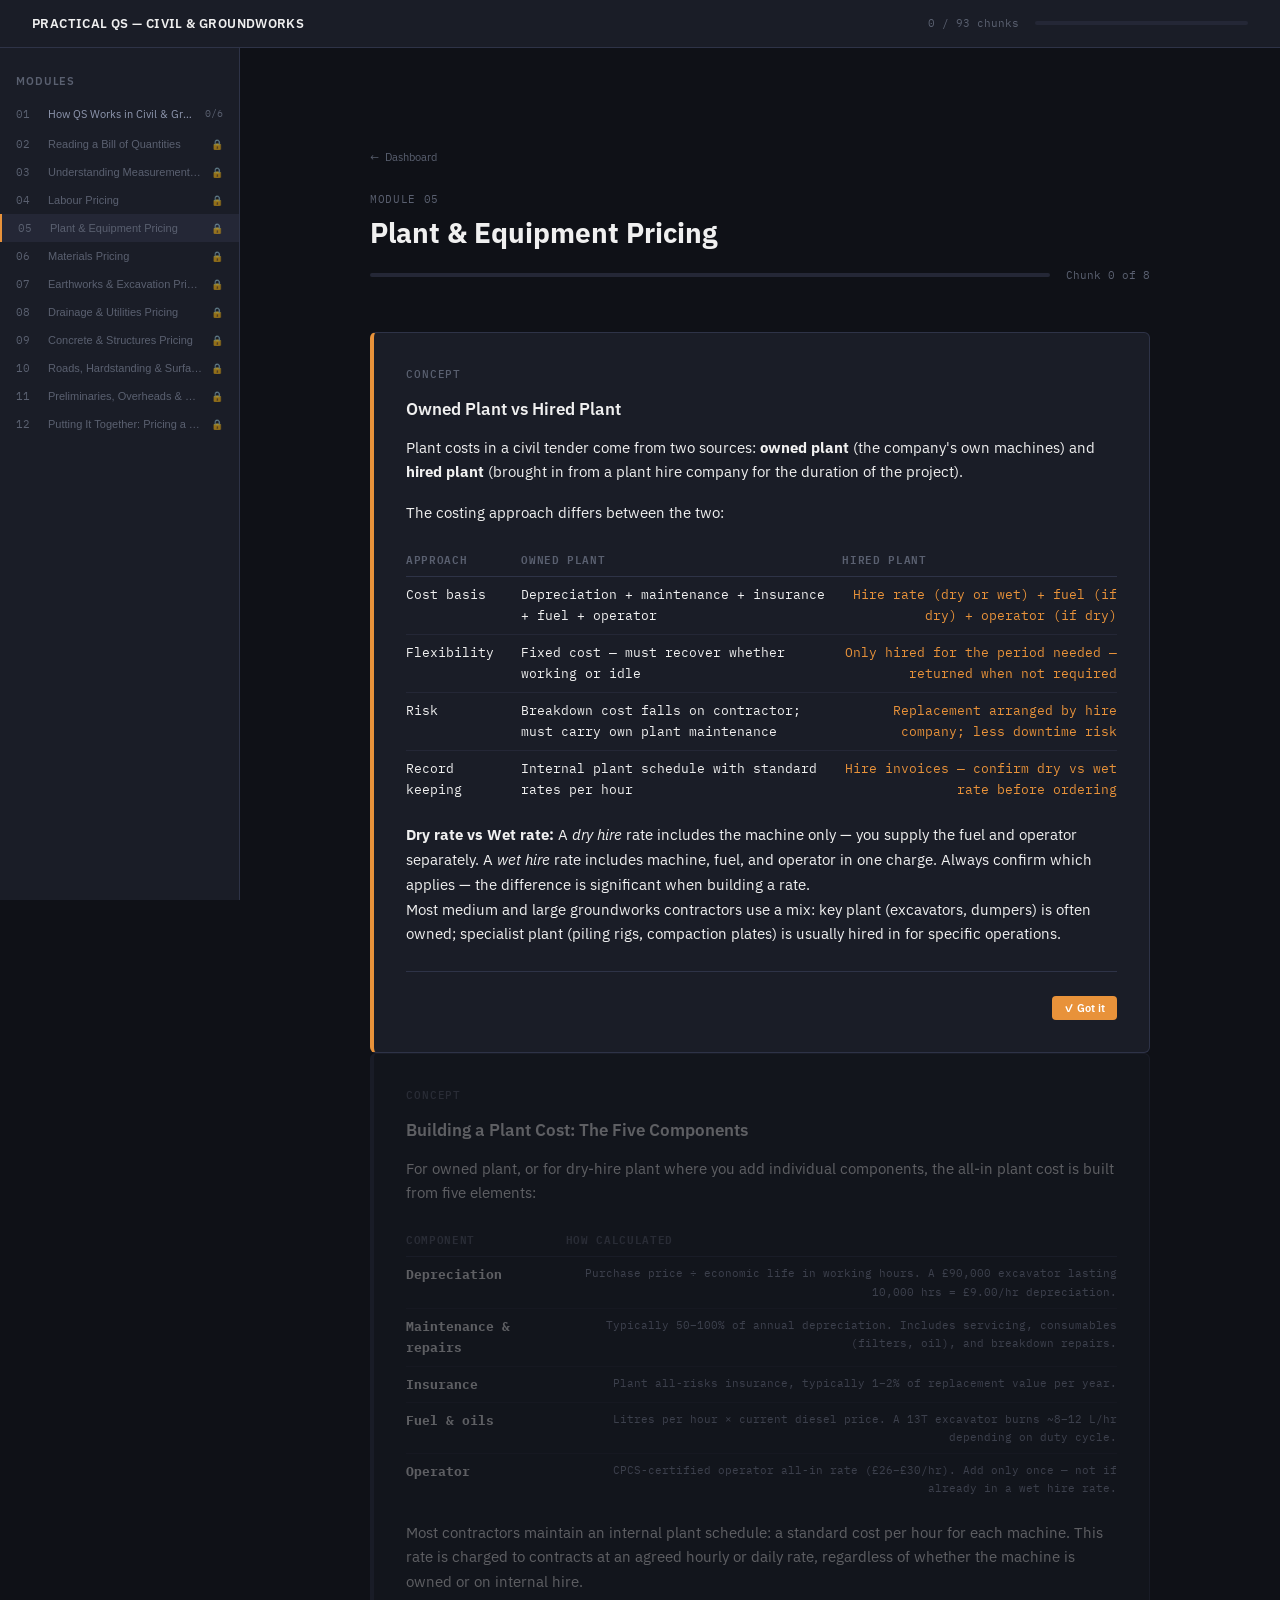
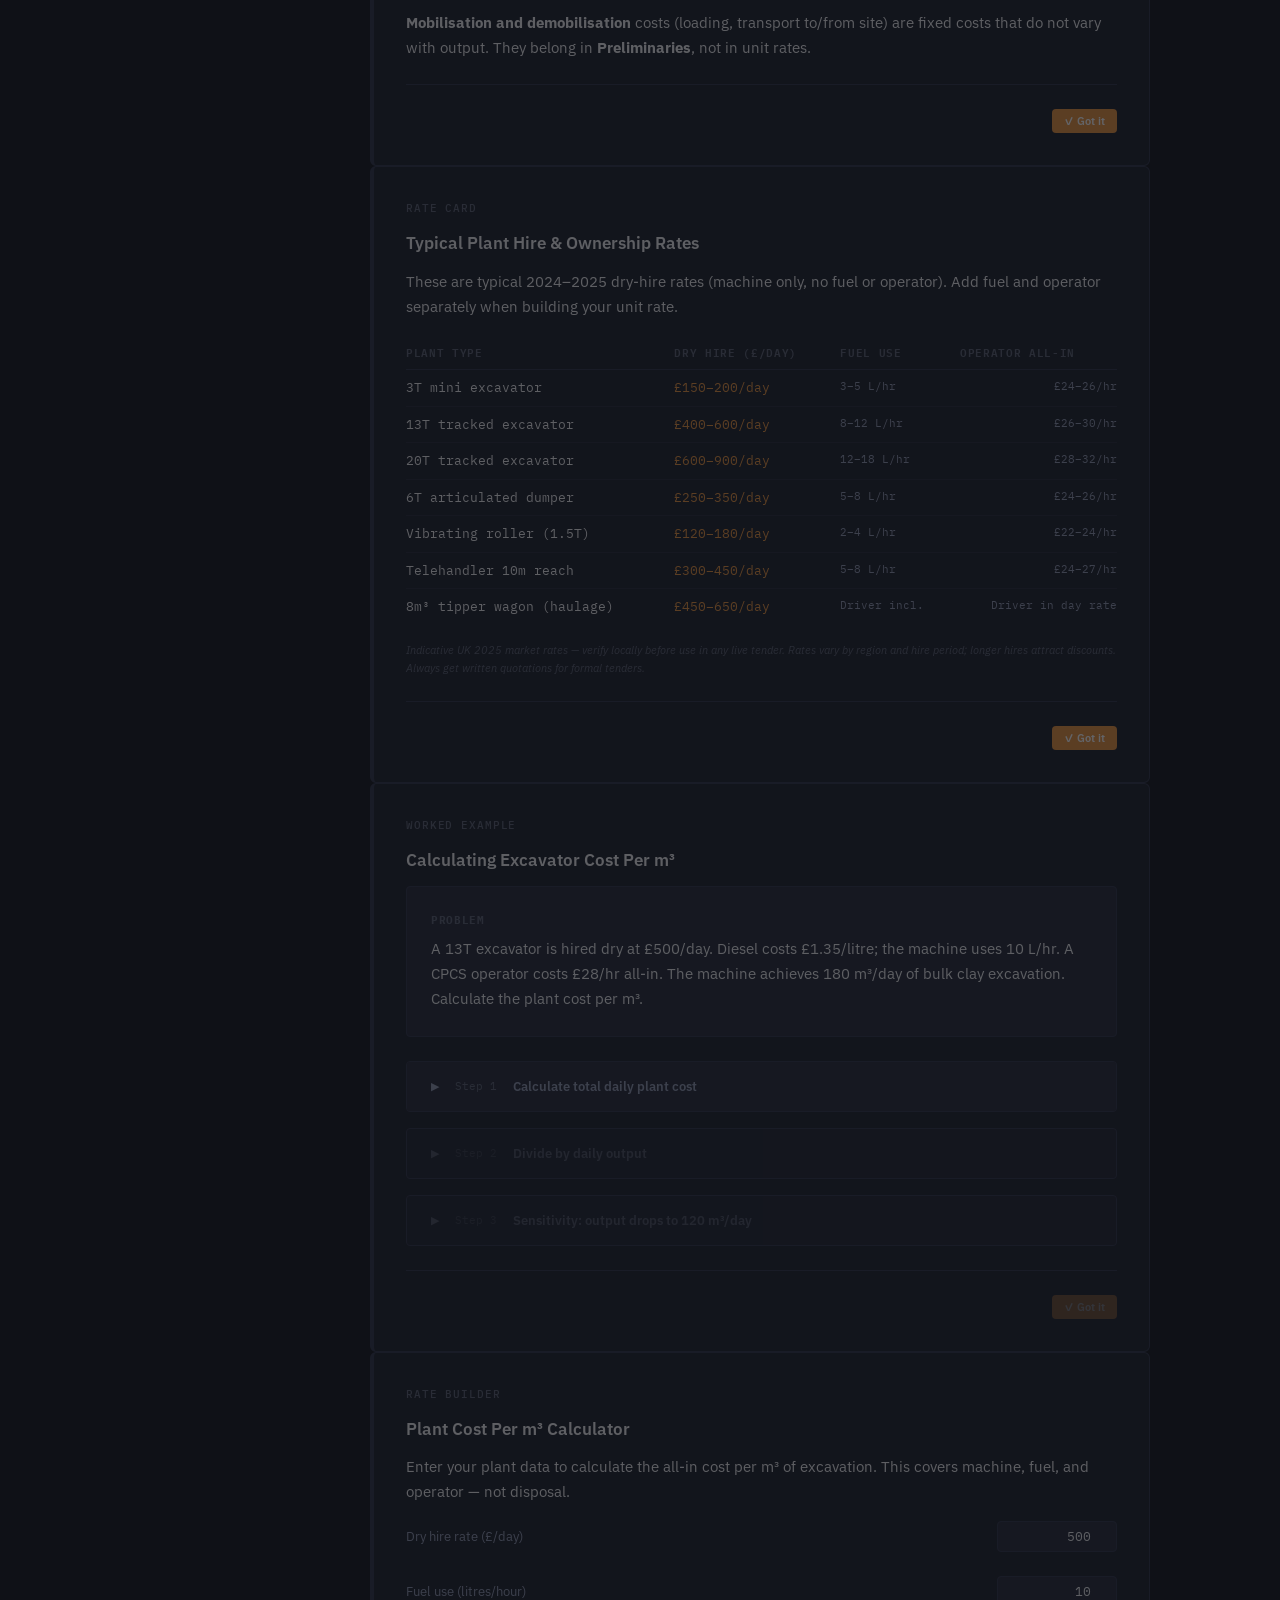
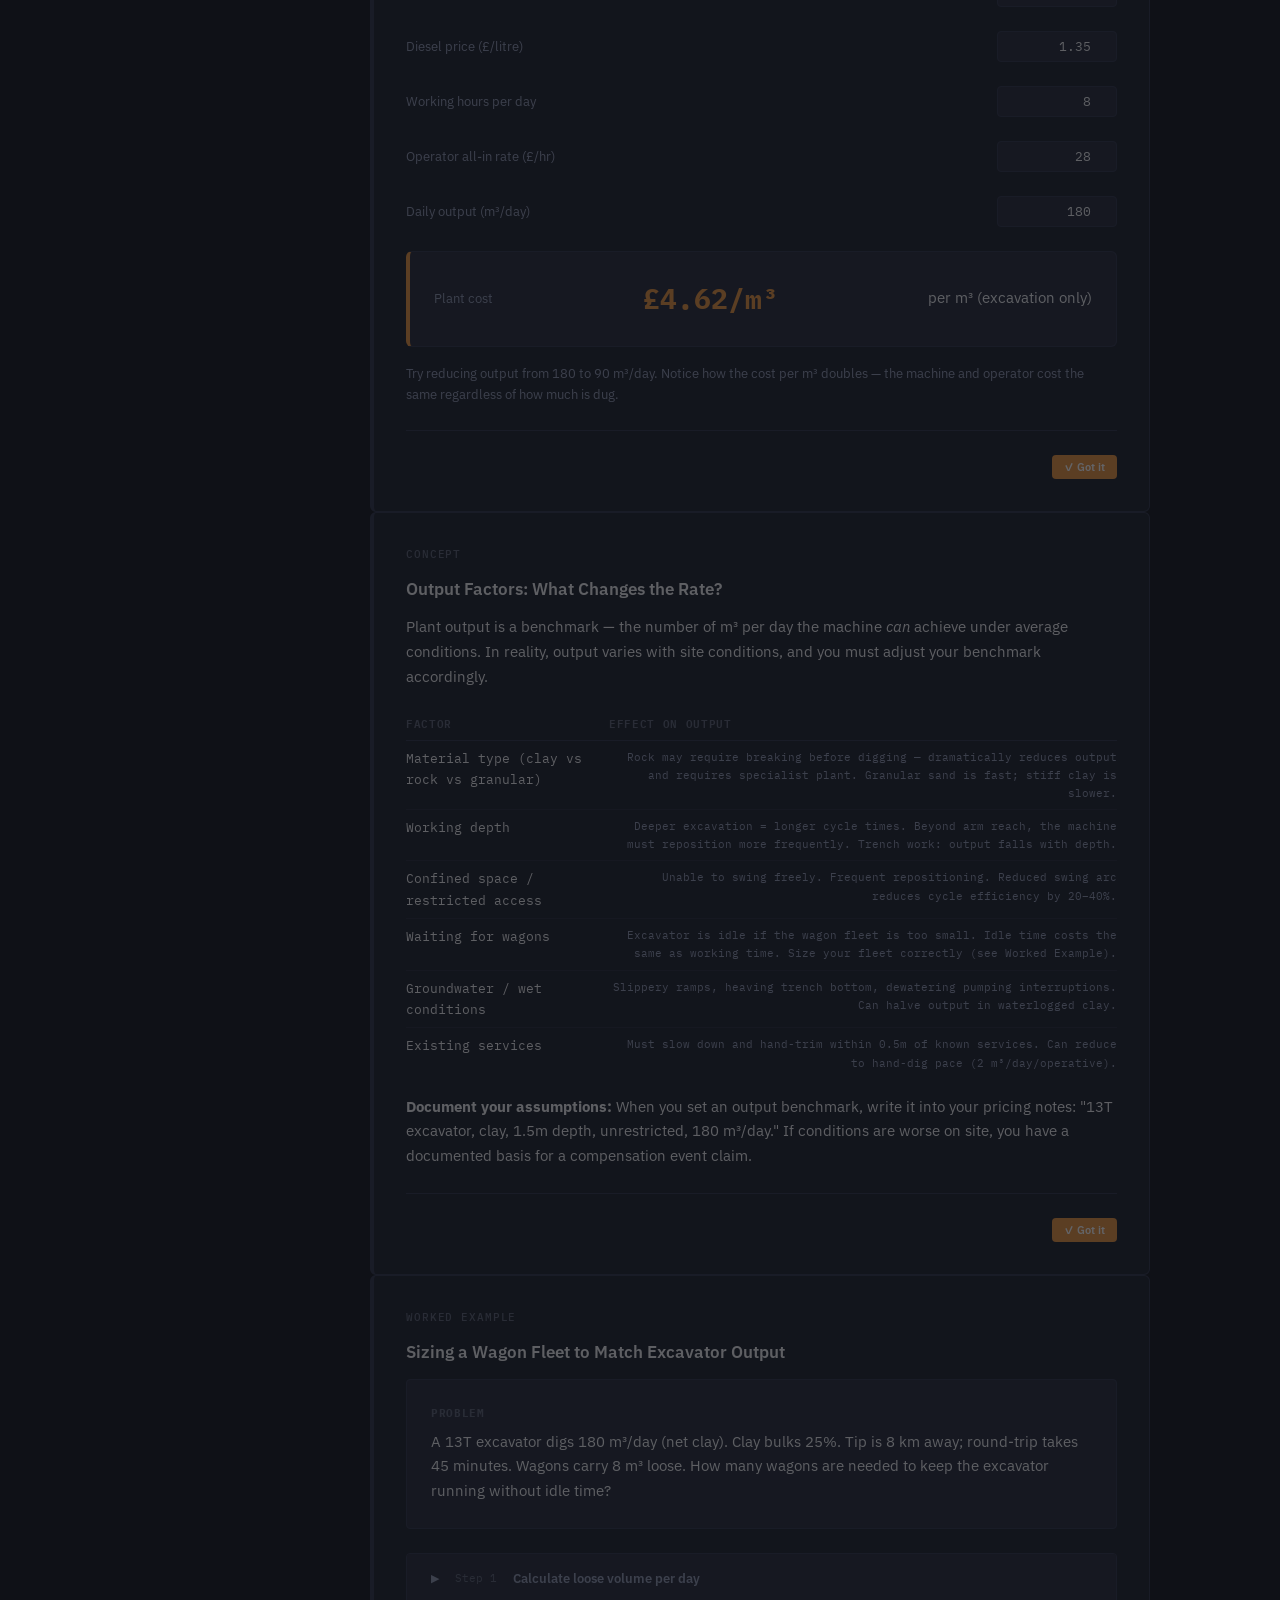
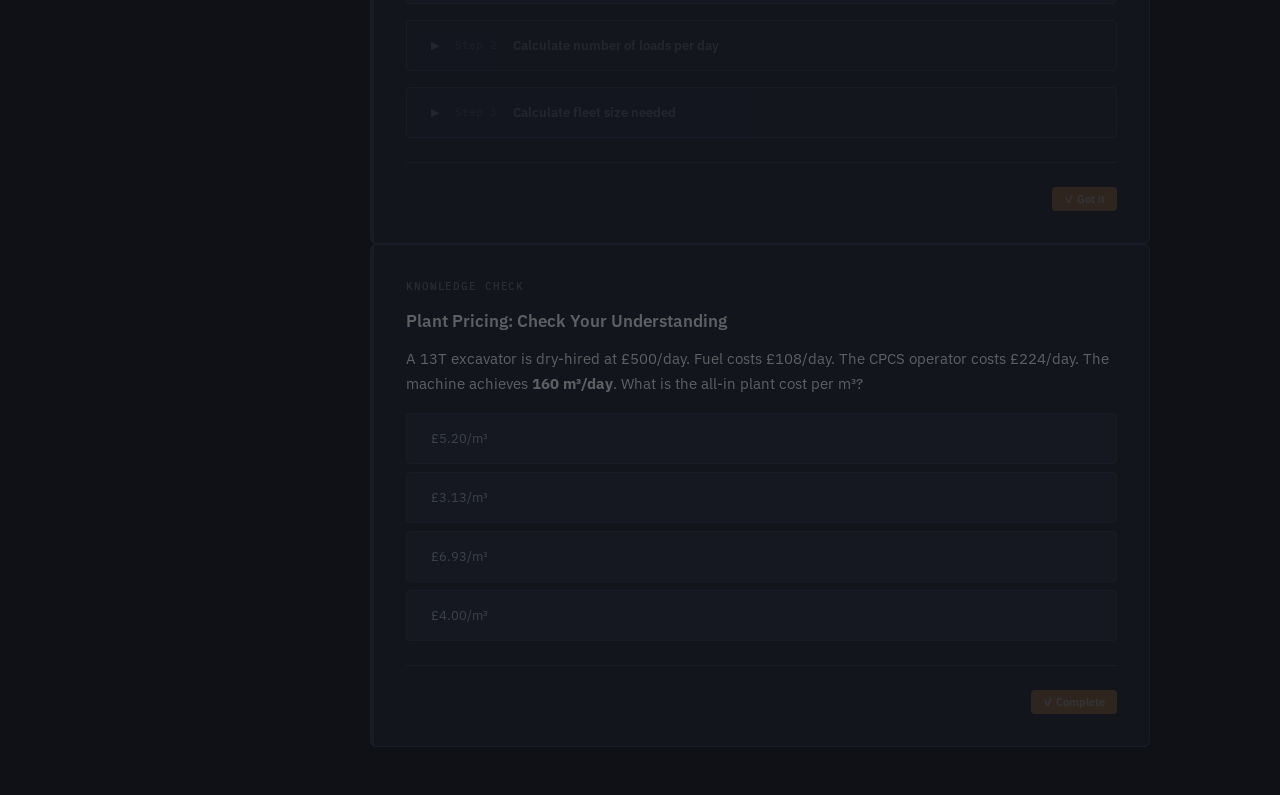
<file: modules/module-05.html>
<!DOCTYPE html>
<html lang="en">
<head>
  <meta charset="UTF-8">
  <meta name="viewport" content="width=device-width, initial-scale=1.0">
  <title>Module 05 — Plant &amp; Equipment Pricing | Practical QS</title>
  <link rel="stylesheet" href="../css/main.css">
  <link rel="stylesheet" href="../css/module.css">
</head>
<body>

<div class="layout">

  <header class="topbar">
    <span class="topbar__title">Practical QS — Civil &amp; Groundworks</span>
    <div class="topbar__progress">
      <span class="topbar__progress-label" id="topbar-progress-label">0 / 0 chunks</span>
      <div class="progress-bar">
        <div class="progress-bar__fill" id="topbar-progress-fill" style="width:0%"></div>
      </div>
    </div>
  </header>

  <nav class="sidebar" aria-label="Module navigation">
    <p class="sidebar__section-label">Modules</p>
    <ul class="sidebar__nav" id="sidebar-nav"></ul>
  </nav>

  <main class="main">
    <div class="content-wrapper">

      <div class="module-header">
        <a href="../index.html" class="module-header__back">Dashboard</a>
        <p class="module-header__meta">Module 05</p>
        <h1 class="module-header__title">Plant &amp; Equipment Pricing</h1>
        <div class="module-header__progress">
          <div class="progress-bar">
            <div class="progress-bar__fill" id="module-progress-fill" style="width:0%"></div>
          </div>
          <span class="module-header__progress-text" id="module-progress-text">Chunk 0 of 8</span>
        </div>
      </div>

      <div class="sr-banner" id="sr-banner" style="display:none;">
        <span class="sr-banner__icon">&#128218;</span>
        <div class="sr-banner__text">
          <strong id="sr-banner-count">Recap questions due</strong> from earlier modules.
        </div>
        <div class="sr-banner__actions">
          <button class="btn btn--small btn--purple" onclick="openSROverlay()">Start Review</button>
          <button class="btn btn--small btn--ghost" onclick="dismissSRBanner()">Later</button>
        </div>
      </div>

      <div class="sr-overlay" id="sr-overlay" style="display:none;">
        <div class="sr-overlay__header">
          <span class="sr-overlay__title">Spaced Repetition Review</span>
          <span class="sr-overlay__counter" id="sr-counter"></span>
        </div>
        <button class="sr-close" onclick="closeSROverlay()" title="Close">&#10005;</button>
        <div class="sr-card" id="sr-card"></div>
      </div>

      <!-- CHUNK 05-01: Concept -->
      <div class="chunk chunk--active" id="chunk-05-01" data-chunk="05-01">
        <p class="chunk__type-label">Concept</p>
        <h2 class="chunk__title">Owned Plant vs Hired Plant</h2>
        <div class="chunk__body">
          <p>Plant costs in a civil tender come from two sources: <strong>owned plant</strong> (the company's own machines) and <strong>hired plant</strong> (brought in from a plant hire company for the duration of the project).</p>
          <p>The costing approach differs between the two:</p>
          <table class="rate-table">
            <thead><tr><th>Approach</th><th>Owned Plant</th><th>Hired Plant</th></tr></thead>
            <tbody>
              <tr>
                <td>Cost basis</td>
                <td>Depreciation + maintenance + insurance + fuel + operator</td>
                <td>Hire rate (dry or wet) + fuel (if dry) + operator (if dry)</td>
              </tr>
              <tr>
                <td>Flexibility</td>
                <td>Fixed cost — must recover whether working or idle</td>
                <td>Only hired for the period needed — returned when not required</td>
              </tr>
              <tr>
                <td>Risk</td>
                <td>Breakdown cost falls on contractor; must carry own plant maintenance</td>
                <td>Replacement arranged by hire company; less downtime risk</td>
              </tr>
              <tr>
                <td>Record keeping</td>
                <td>Internal plant schedule with standard rates per hour</td>
                <td>Hire invoices — confirm dry vs wet rate before ordering</td>
              </tr>
            </tbody>
          </table>
          <div class="callout callout--info">
            <strong>Dry rate vs Wet rate:</strong> A <em>dry hire</em> rate includes the machine only — you supply the fuel and operator separately. A <em>wet hire</em> rate includes machine, fuel, and operator in one charge. Always confirm which applies — the difference is significant when building a rate.
          </div>
          <p>Most medium and large groundworks contractors use a mix: key plant (excavators, dumpers) is often owned; specialist plant (piling rigs, compaction plates) is usually hired in for specific operations.</p>
        </div>
        <div class="chunk__footer">
          <button class="btn btn--small btn--primary mark-complete-btn" data-chunk="05-01"
            onclick="handleMarkComplete('05-01')">&#10003; Got it</button>
        </div>
      </div>

      <!-- CHUNK 05-02: Concept -->
      <div class="chunk chunk--locked" id="chunk-05-02" data-chunk="05-02">
        <p class="chunk__type-label">Concept</p>
        <h2 class="chunk__title">Building a Plant Cost: The Five Components</h2>
        <div class="chunk__body">
          <p>For owned plant, or for dry-hire plant where you add individual components, the all-in plant cost is built from five elements:</p>
          <table class="rate-table">
            <thead><tr><th>Component</th><th>How calculated</th></tr></thead>
            <tbody>
              <tr>
                <td><strong>Depreciation</strong></td>
                <td style="color:var(--text-secondary); font-size:var(--text-xs);">Purchase price ÷ economic life in working hours. A £90,000 excavator lasting 10,000 hrs = £9.00/hr depreciation.</td>
              </tr>
              <tr>
                <td><strong>Maintenance &amp; repairs</strong></td>
                <td style="color:var(--text-secondary); font-size:var(--text-xs);">Typically 50–100% of annual depreciation. Includes servicing, consumables (filters, oil), and breakdown repairs.</td>
              </tr>
              <tr>
                <td><strong>Insurance</strong></td>
                <td style="color:var(--text-secondary); font-size:var(--text-xs);">Plant all-risks insurance, typically 1–2% of replacement value per year.</td>
              </tr>
              <tr>
                <td><strong>Fuel &amp; oils</strong></td>
                <td style="color:var(--text-secondary); font-size:var(--text-xs);">Litres per hour × current diesel price. A 13T excavator burns ~8–12 L/hr depending on duty cycle.</td>
              </tr>
              <tr>
                <td><strong>Operator</strong></td>
                <td style="color:var(--text-secondary); font-size:var(--text-xs);">CPCS-certified operator all-in rate (£26–£30/hr). Add only once — not if already in a wet hire rate.</td>
              </tr>
            </tbody>
          </table>
          <p style="margin-top:12px;">Most contractors maintain an internal plant schedule: a standard cost per hour for each machine. This rate is charged to contracts at an agreed hourly or daily rate, regardless of whether the machine is owned or on internal hire.</p>
          <div class="callout callout--warning">
            <strong>Mobilisation and demobilisation</strong> costs (loading, transport to/from site) are fixed costs that do not vary with output. They belong in <strong>Preliminaries</strong>, not in unit rates.
          </div>
        </div>
        <div class="chunk__footer">
          <button class="btn btn--small btn--primary mark-complete-btn" data-chunk="05-02"
            onclick="handleMarkComplete('05-02')">&#10003; Got it</button>
        </div>
      </div>

      <!-- CHUNK 05-03: Rate Card -->
      <div class="chunk chunk--locked" id="chunk-05-03" data-chunk="05-03">
        <p class="chunk__type-label">Rate Card</p>
        <h2 class="chunk__title">Typical Plant Hire &amp; Ownership Rates</h2>
        <div class="chunk__body">
          <p>These are typical 2024–2025 dry-hire rates (machine only, no fuel or operator). Add fuel and operator separately when building your unit rate.</p>
          <table class="rate-table">
            <thead><tr><th>Plant Type</th><th>Dry Hire (£/day)</th><th>Fuel Use</th><th>Operator All-In</th></tr></thead>
            <tbody>
              <tr>
                <td>3T mini excavator</td>
                <td style="color:var(--accent);">£150–200/day</td>
                <td style="color:var(--text-secondary); font-size:var(--text-xs);">3–5 L/hr</td>
                <td style="color:var(--text-secondary); font-size:var(--text-xs);">£24–26/hr</td>
              </tr>
              <tr>
                <td>13T tracked excavator</td>
                <td style="color:var(--accent);">£400–600/day</td>
                <td style="color:var(--text-secondary); font-size:var(--text-xs);">8–12 L/hr</td>
                <td style="color:var(--text-secondary); font-size:var(--text-xs);">£26–30/hr</td>
              </tr>
              <tr>
                <td>20T tracked excavator</td>
                <td style="color:var(--accent);">£600–900/day</td>
                <td style="color:var(--text-secondary); font-size:var(--text-xs);">12–18 L/hr</td>
                <td style="color:var(--text-secondary); font-size:var(--text-xs);">£28–32/hr</td>
              </tr>
              <tr>
                <td>6T articulated dumper</td>
                <td style="color:var(--accent);">£250–350/day</td>
                <td style="color:var(--text-secondary); font-size:var(--text-xs);">5–8 L/hr</td>
                <td style="color:var(--text-secondary); font-size:var(--text-xs);">£24–26/hr</td>
              </tr>
              <tr>
                <td>Vibrating roller (1.5T)</td>
                <td style="color:var(--accent);">£120–180/day</td>
                <td style="color:var(--text-secondary); font-size:var(--text-xs);">2–4 L/hr</td>
                <td style="color:var(--text-secondary); font-size:var(--text-xs);">£22–24/hr</td>
              </tr>
              <tr>
                <td>Telehandler 10m reach</td>
                <td style="color:var(--accent);">£300–450/day</td>
                <td style="color:var(--text-secondary); font-size:var(--text-xs);">5–8 L/hr</td>
                <td style="color:var(--text-secondary); font-size:var(--text-xs);">£24–27/hr</td>
              </tr>
              <tr>
                <td>8m³ tipper wagon (haulage)</td>
                <td style="color:var(--accent);">£450–650/day</td>
                <td style="color:var(--text-secondary); font-size:var(--text-xs);">Driver incl.</td>
                <td style="color:var(--text-secondary); font-size:var(--text-xs);">Driver in day rate</td>
              </tr>
            </tbody>
          </table>
          <p class="rate-table__disclaimer">Indicative UK 2025 market rates — verify locally before use in any live tender. Rates vary by region and hire period; longer hires attract discounts. Always get written quotations for formal tenders.</p>
        </div>
        <div class="chunk__footer">
          <button class="btn btn--small btn--primary mark-complete-btn" data-chunk="05-03"
            onclick="handleMarkComplete('05-03')">&#10003; Got it</button>
        </div>
      </div>

      <!-- CHUNK 05-04: Worked Example -->
      <div class="chunk chunk--locked" id="chunk-05-04" data-chunk="05-04">
        <p class="chunk__type-label">Worked Example</p>
        <h2 class="chunk__title">Calculating Excavator Cost Per m³</h2>
        <div class="chunk__body">

          <div class="worked-example__problem">
            <strong>Problem</strong>
            A 13T excavator is hired dry at £500/day. Diesel costs £1.35/litre; the machine uses 10 L/hr. A CPCS operator costs £28/hr all-in. The machine achieves 180 m³/day of bulk clay excavation. Calculate the plant cost per m³.
          </div>

          <div class="worked-example__steps" id="steps-05-04">

            <div class="step" id="step-05-04-1">
              <button class="step__trigger" onclick="revealStep('05-04', 1)">
                <span class="step__trigger-icon">&#9654;</span>
                <span class="step__trigger-num">Step 1</span>
                <span class="step__trigger-label">Calculate total daily plant cost</span>
              </button>
              <div class="step__content">
                <div class="step__formula">
                  Dry hire rate:        £500.00/day<br>
                  + Fuel (10 L/hr × £1.35 × 8 hrs): £108.00/day<br>
                  + Operator (£28/hr × 8 hrs):       £224.00/day<br>
                  ──────────────────────────────────────────────<br>
                  Total plant cost:                  £832.00/day
                </div>
                <p style="margin-top:12px;">The dry hire rate covers only the machine. Fuel and operator are added separately because this is a dry hire. If the hire was wet (machine + fuel + operator), you would use only the wet hire day rate.</p>
              </div>
            </div>

            <div class="step" id="step-05-04-2">
              <button class="step__trigger" disabled onclick="revealStep('05-04', 2)">
                <span class="step__trigger-icon">&#9654;</span>
                <span class="step__trigger-num">Step 2</span>
                <span class="step__trigger-label">Divide by daily output</span>
              </button>
              <div class="step__content">
                <div class="step__formula">
                  Total daily cost:  £832.00<br>
                  ÷ Output:          ÷ 180 m³/day<br>
                  ──────────────────────────────<br>
                  <strong>Plant cost:        £4.62/m³</strong>
                </div>
                <p style="margin-top:12px;">This plant cost per m³ is the excavation component only. Disposal (haulage and tipping) is a separate cost — calculated on the loose volume (m³ net × bulking factor).</p>
              </div>
            </div>

            <div class="step" id="step-05-04-3">
              <button class="step__trigger" disabled onclick="revealStep('05-04', 3)">
                <span class="step__trigger-icon">&#9654;</span>
                <span class="step__trigger-num">Step 3</span>
                <span class="step__trigger-label">Sensitivity: output drops to 120 m³/day</span>
              </button>
              <div class="step__content">
                <p>If ground conditions are worse than expected and output drops to 120 m³/day:</p>
                <div class="step__formula">
                  Total daily cost:  £832.00<br>
                  ÷ Output:          ÷ 120 m³/day<br>
                  ──────────────────────────────<br>
                  <strong>Plant cost:        £6.93/m³</strong> (+50%)
                </div>
                <p style="margin-top:12px;">A 33% drop in output produces a 50% increase in unit cost. This is why output assumptions must be conservative and well-documented — output risk directly translates to cost overrun.</p>
              </div>
            </div>

          </div>
        </div>
        <div class="chunk__footer">
          <button class="btn btn--small btn--primary mark-complete-btn" data-chunk="05-04" disabled
            onclick="handleMarkComplete('05-04')">&#10003; Got it</button>
        </div>
      </div>

      <!-- CHUNK 05-05: Rate Builder -->
      <div class="chunk chunk--locked" id="chunk-05-05" data-chunk="05-05">
        <p class="chunk__type-label">Rate Builder</p>
        <h2 class="chunk__title">Plant Cost Per m³ Calculator</h2>
        <div class="chunk__body">
          <p>Enter your plant data to calculate the all-in cost per m³ of excavation. This covers machine, fuel, and operator — not disposal.</p>

          <div class="rate-builder" id="rb-05-05">
            <div class="rate-builder__row">
              <label class="rate-builder__label">Dry hire rate (£/day)</label>
              <input class="rate-builder__input" data-key="hire" type="number" value="500" min="50" max="2000" step="10">
            </div>
            <div class="rate-builder__row">
              <label class="rate-builder__label">Fuel use (litres/hour)</label>
              <input class="rate-builder__input" data-key="fuel_litres" type="number" value="10" min="1" max="30" step="0.5">
            </div>
            <div class="rate-builder__row">
              <label class="rate-builder__label">Diesel price (£/litre)</label>
              <input class="rate-builder__input" data-key="diesel" type="number" value="1.35" min="0.50" max="2.50" step="0.01">
            </div>
            <div class="rate-builder__row">
              <label class="rate-builder__label">Working hours per day</label>
              <input class="rate-builder__input" data-key="hours" type="number" value="8" min="6" max="12" step="0.5">
            </div>
            <div class="rate-builder__row">
              <label class="rate-builder__label">Operator all-in rate (£/hr)</label>
              <input class="rate-builder__input" data-key="operator" type="number" value="28" min="15" max="50" step="0.50">
            </div>
            <div class="rate-builder__row">
              <label class="rate-builder__label">Daily output (m³/day)</label>
              <input class="rate-builder__input" data-key="output" type="number" value="180" min="10" max="600" step="5">
            </div>
            <div class="rate-builder__result">
              <span class="rate-builder__result-label">Plant cost</span>
              <span class="rate-builder__result-value" id="rb-05-05-result">£—</span>
              <span class="rate-builder__result-unit">per m³ (excavation only)</span>
            </div>
          </div>

          <p style="margin-top:16px; color:var(--text-secondary); font-size:var(--text-sm);">
            Try reducing output from 180 to 90 m³/day. Notice how the cost per m³ doubles — the machine and operator cost the same regardless of how much is dug.
          </p>
        </div>
        <div class="chunk__footer">
          <button class="btn btn--small btn--primary mark-complete-btn" data-chunk="05-05"
            onclick="handleMarkComplete('05-05')">&#10003; Got it</button>
        </div>
      </div>

      <!-- CHUNK 05-06: Concept -->
      <div class="chunk chunk--locked" id="chunk-05-06" data-chunk="05-06">
        <p class="chunk__type-label">Concept</p>
        <h2 class="chunk__title">Output Factors: What Changes the Rate?</h2>
        <div class="chunk__body">
          <p>Plant output is a benchmark — the number of m³ per day the machine <em>can</em> achieve under average conditions. In reality, output varies with site conditions, and you must adjust your benchmark accordingly.</p>
          <table class="rate-table">
            <thead><tr><th>Factor</th><th>Effect on Output</th></tr></thead>
            <tbody>
              <tr>
                <td>Material type (clay vs rock vs granular)</td>
                <td style="color:var(--text-secondary); font-size:var(--text-xs);">Rock may require breaking before digging — dramatically reduces output and requires specialist plant. Granular sand is fast; stiff clay is slower.</td>
              </tr>
              <tr>
                <td>Working depth</td>
                <td style="color:var(--text-secondary); font-size:var(--text-xs);">Deeper excavation = longer cycle times. Beyond arm reach, the machine must reposition more frequently. Trench work: output falls with depth.</td>
              </tr>
              <tr>
                <td>Confined space / restricted access</td>
                <td style="color:var(--text-secondary); font-size:var(--text-xs);">Unable to swing freely. Frequent repositioning. Reduced swing arc reduces cycle efficiency by 20–40%.</td>
              </tr>
              <tr>
                <td>Waiting for wagons</td>
                <td style="color:var(--text-secondary); font-size:var(--text-xs);">Excavator is idle if the wagon fleet is too small. Idle time costs the same as working time. Size your fleet correctly (see Worked Example).</td>
              </tr>
              <tr>
                <td>Groundwater / wet conditions</td>
                <td style="color:var(--text-secondary); font-size:var(--text-xs);">Slippery ramps, heaving trench bottom, dewatering pumping interruptions. Can halve output in waterlogged clay.</td>
              </tr>
              <tr>
                <td>Existing services</td>
                <td style="color:var(--text-secondary); font-size:var(--text-xs);">Must slow down and hand-trim within 0.5m of known services. Can reduce to hand-dig pace (2 m³/day/operative).</td>
              </tr>
            </tbody>
          </table>
          <div class="callout callout--info">
            <strong>Document your assumptions:</strong> When you set an output benchmark, write it into your pricing notes: "13T excavator, clay, 1.5m depth, unrestricted, 180 m³/day." If conditions are worse on site, you have a documented basis for a compensation event claim.
          </div>
        </div>
        <div class="chunk__footer">
          <button class="btn btn--small btn--primary mark-complete-btn" data-chunk="05-06"
            onclick="handleMarkComplete('05-06')">&#10003; Got it</button>
        </div>
      </div>

      <!-- CHUNK 05-07: Worked Example -->
      <div class="chunk chunk--locked" id="chunk-05-07" data-chunk="05-07">
        <p class="chunk__type-label">Worked Example</p>
        <h2 class="chunk__title">Sizing a Wagon Fleet to Match Excavator Output</h2>
        <div class="chunk__body">

          <div class="worked-example__problem">
            <strong>Problem</strong>
            A 13T excavator digs 180 m³/day (net clay). Clay bulks 25%. Tip is 8 km away; round-trip takes 45 minutes. Wagons carry 8 m³ loose. How many wagons are needed to keep the excavator running without idle time?
          </div>

          <div class="worked-example__steps" id="steps-05-07">

            <div class="step" id="step-05-07-1">
              <button class="step__trigger" onclick="revealStep('05-07', 1)">
                <span class="step__trigger-icon">&#9654;</span>
                <span class="step__trigger-num">Step 1</span>
                <span class="step__trigger-label">Calculate loose volume per day</span>
              </button>
              <div class="step__content">
                <div class="step__formula">
                  Net volume:       180 m³/day<br>
                  × Bulking factor: × 1.25<br>
                  ─────────────────────────────<br>
                  Loose volume:     225 m³/day
                </div>
                <p style="margin-top:12px;">The 25% bulking converts net (bank) m³ to loose m³. Wagons carry loose material, so loose volume drives the number of loads.</p>
              </div>
            </div>

            <div class="step" id="step-05-07-2">
              <button class="step__trigger" disabled onclick="revealStep('05-07', 2)">
                <span class="step__trigger-icon">&#9654;</span>
                <span class="step__trigger-num">Step 2</span>
                <span class="step__trigger-label">Calculate number of loads per day</span>
              </button>
              <div class="step__content">
                <div class="step__formula">
                  Loose volume:       225 m³/day<br>
                  ÷ Wagon capacity:   ÷ 8 m³<br>
                  ─────────────────────────────<br>
                  Loads needed:       28.1 → 29 loads/day
                </div>
                <p style="margin-top:12px;">Round up: you cannot send a fraction of a wagon load. 29 loads × 8 m³ = 232 m³ loose capacity, enough for the daily dig.</p>
              </div>
            </div>

            <div class="step" id="step-05-07-3">
              <button class="step__trigger" disabled onclick="revealStep('05-07', 3)">
                <span class="step__trigger-icon">&#9654;</span>
                <span class="step__trigger-num">Step 3</span>
                <span class="step__trigger-label">Calculate fleet size needed</span>
              </button>
              <div class="step__content">
                <div class="step__formula">
                  Loading time per wagon:    ~15 minutes<br>
                  Round-trip time:           45 minutes<br>
                  Total cycle per wagon:     60 minutes (1 hr)<br>
                  <br>
                  Loads per wagon per day:   8 hrs ÷ 1 hr/load = 8 loads/wagon<br>
                  <br>
                  Wagons needed:   29 loads ÷ 8 loads/wagon = 3.6 → <strong>4 wagons</strong>
                </div>
                <p style="margin-top:12px;">With 4 wagons (32 loads/day capacity), the excavator should rarely wait. Budget: 4 wagons × £550/day = £2,200/day haulage. This is the disposal cost component of your earthworks rate.</p>
              </div>
            </div>

          </div>
        </div>
        <div class="chunk__footer">
          <button class="btn btn--small btn--primary mark-complete-btn" data-chunk="05-07" disabled
            onclick="handleMarkComplete('05-07')">&#10003; Got it</button>
        </div>
      </div>

      <!-- CHUNK 05-08: Knowledge Check -->
      <div class="chunk chunk--locked" id="chunk-05-08" data-chunk="05-08">
        <p class="chunk__type-label">Knowledge Check</p>
        <h2 class="chunk__title">Plant Pricing: Check Your Understanding</h2>
        <div class="chunk__body">
          <p>A 13T excavator is dry-hired at £500/day. Fuel costs £108/day. The CPCS operator costs £224/day. The machine achieves <strong>160 m³/day</strong>. What is the all-in plant cost per m³?</p>
          <div id="kc-options-05-08" class="knowledge-check__options">
            <button class="kc-option" onclick="selectKCOption('05-08', 0)">£5.20/m³</button>
            <button class="kc-option" onclick="selectKCOption('05-08', 1)">£3.13/m³</button>
            <button class="kc-option" onclick="selectKCOption('05-08', 2)">£6.93/m³</button>
            <button class="kc-option" onclick="selectKCOption('05-08', 3)">£4.00/m³</button>
          </div>
          <div id="kc-feedback-05-08" class="kc-feedback" style="display:none;"></div>
        </div>
        <div class="chunk__footer">
          <button class="btn btn--small btn--primary mark-complete-btn" data-chunk="05-08" disabled
            onclick="handleMarkComplete('05-08')">&#10003; Complete</button>
        </div>
      </div>

      <!-- Module complete banner -->
      <div class="module-complete" id="module-complete" style="display:none;">
        <h2 class="module-complete__title">Module 05 Complete</h2>
        <p>You can now price plant operations and size wagon fleets. Next: materials pricing.</p>
        <a href="module-06.html" class="btn btn--primary">Continue to Module 06 &rarr;</a>
      </div>

    </div>
  </main>
</div>

<script src="../js/progress.js"></script>
<script src="../js/spaced-repetition.js"></script>
<script src="../js/exercises.js"></script>
<script src="../js/chunk-types.js"></script>
<script>
  const MODULE_ID = '05';
  const CHUNK_LIST = ['05-01','05-02','05-03','05-04','05-05','05-06','05-07','05-08'];

  const CHUNK_WE_CONFIG = {
    '05-04': { totalSteps: 3 },
    '05-07': { totalSteps: 3 },
  };

  const CHUNK_KC_CONFIG = {
    '05-08': {
      // £500 + £108 + £224 = £832 ÷ 160 = £5.20/m³
      correctIdx: 0,
      correctExplanation: '(£500 hire + £108 fuel + £224 operator) = £832/day ÷ 160 m³/day = £5.20/m³. Sum all three components first, then divide by output.',
      incorrectExplanations: [
        null,
        'This would be £500 ÷ 160 — but you forgot fuel and operator costs.',
        'This is £832 ÷ 120 m³/day — wrong output figure.',
        'This is just a round number — no formula applied.',
      ],
    },
  };

  initRateBuilder('rb-05-05', function(v) {
    const dailyHire = v.hire;
    const dailyFuel = v.fuel_litres * v.diesel * v.hours;
    const dailyOp = v.operator * v.hours;
    const totalDaily = dailyHire + dailyFuel + dailyOp;
    return v.output > 0 ? totalDaily / v.output : 0;
  }, '£', '/m³');

  initModulePage();
</script>

</body>
</html>
</file>
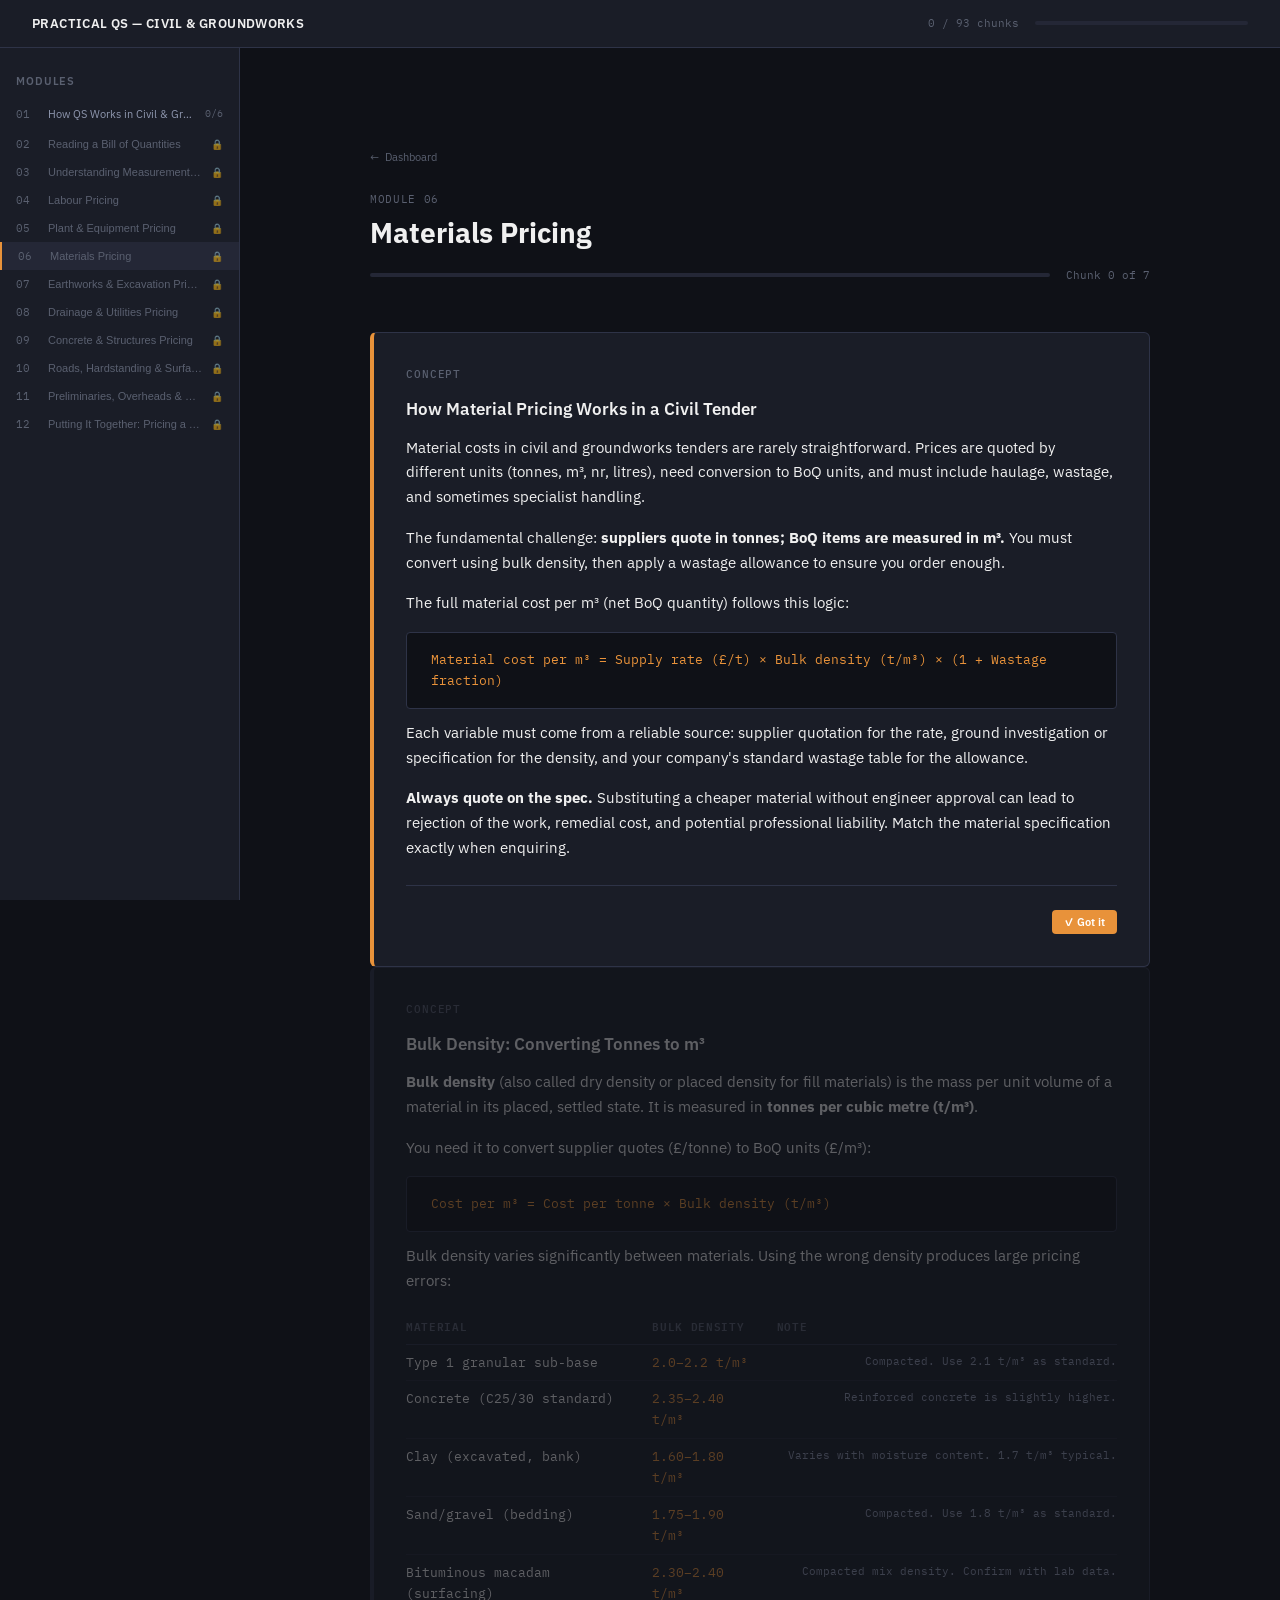
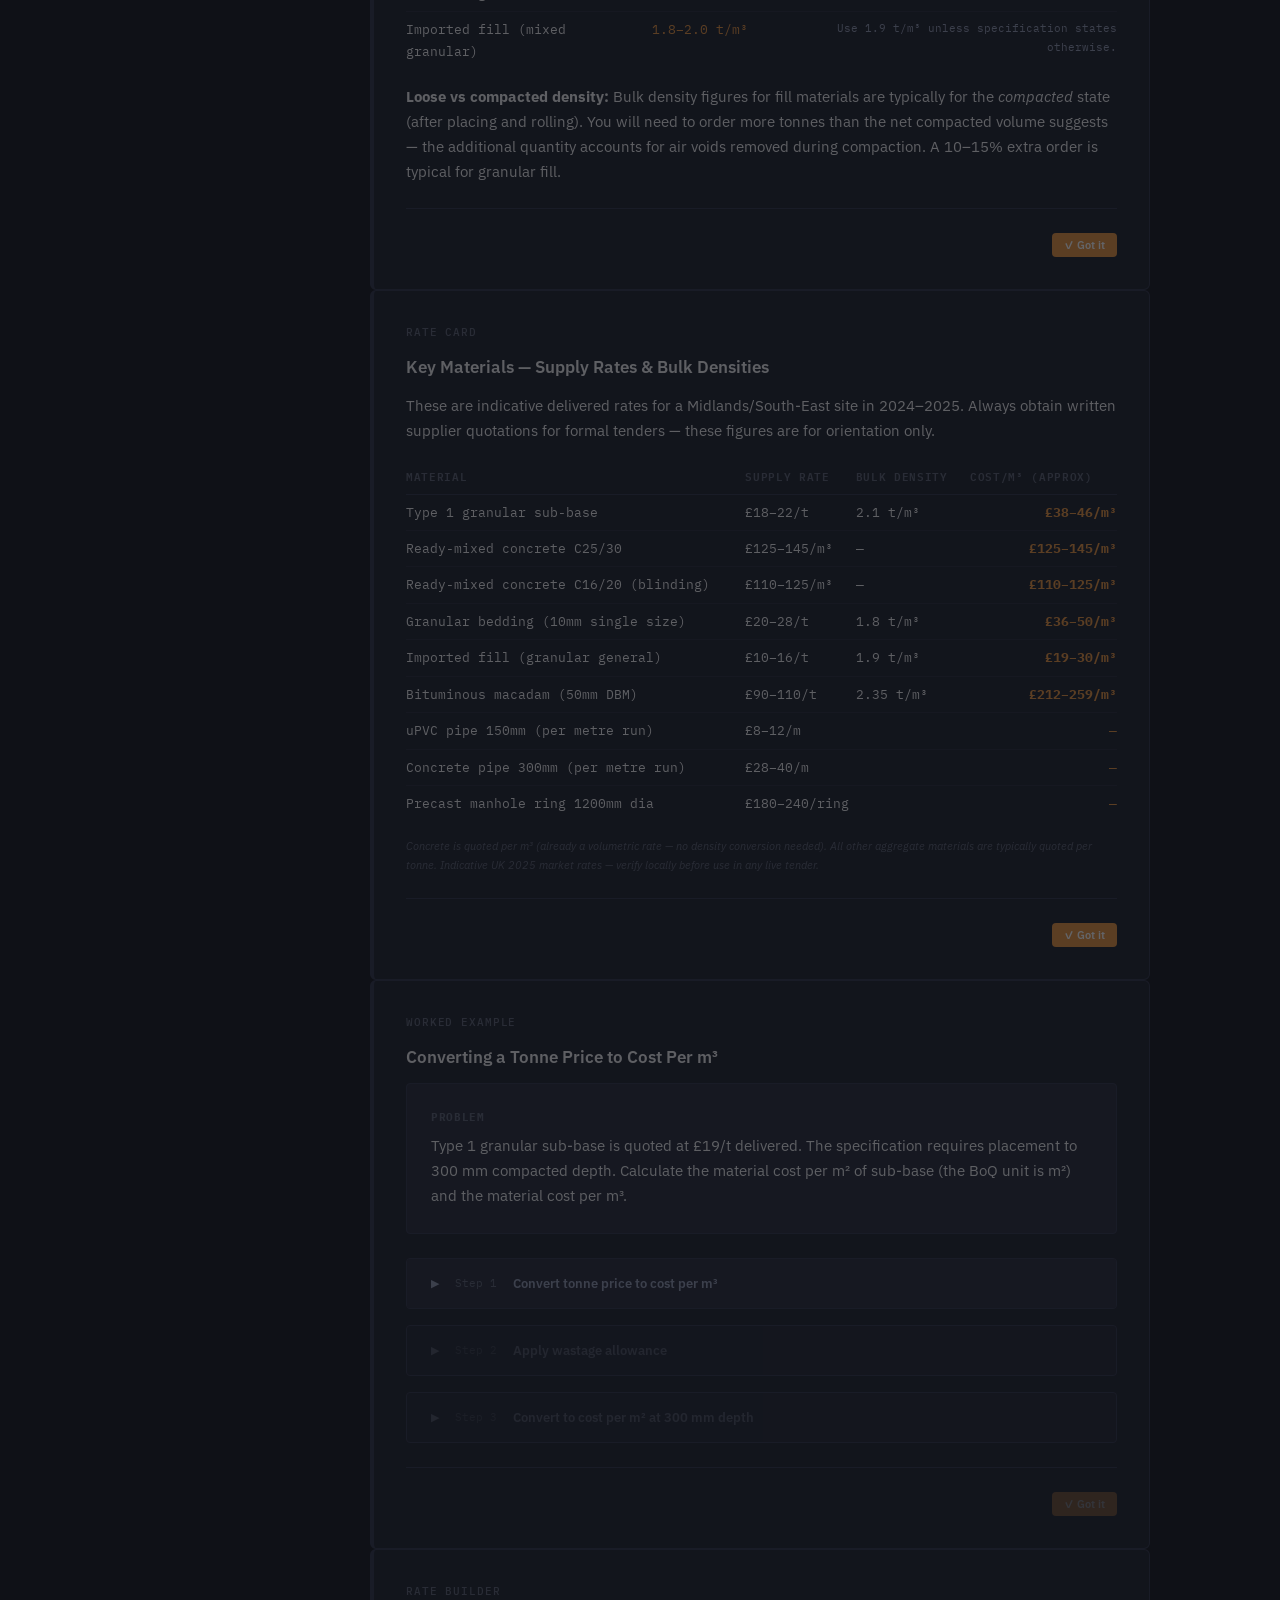
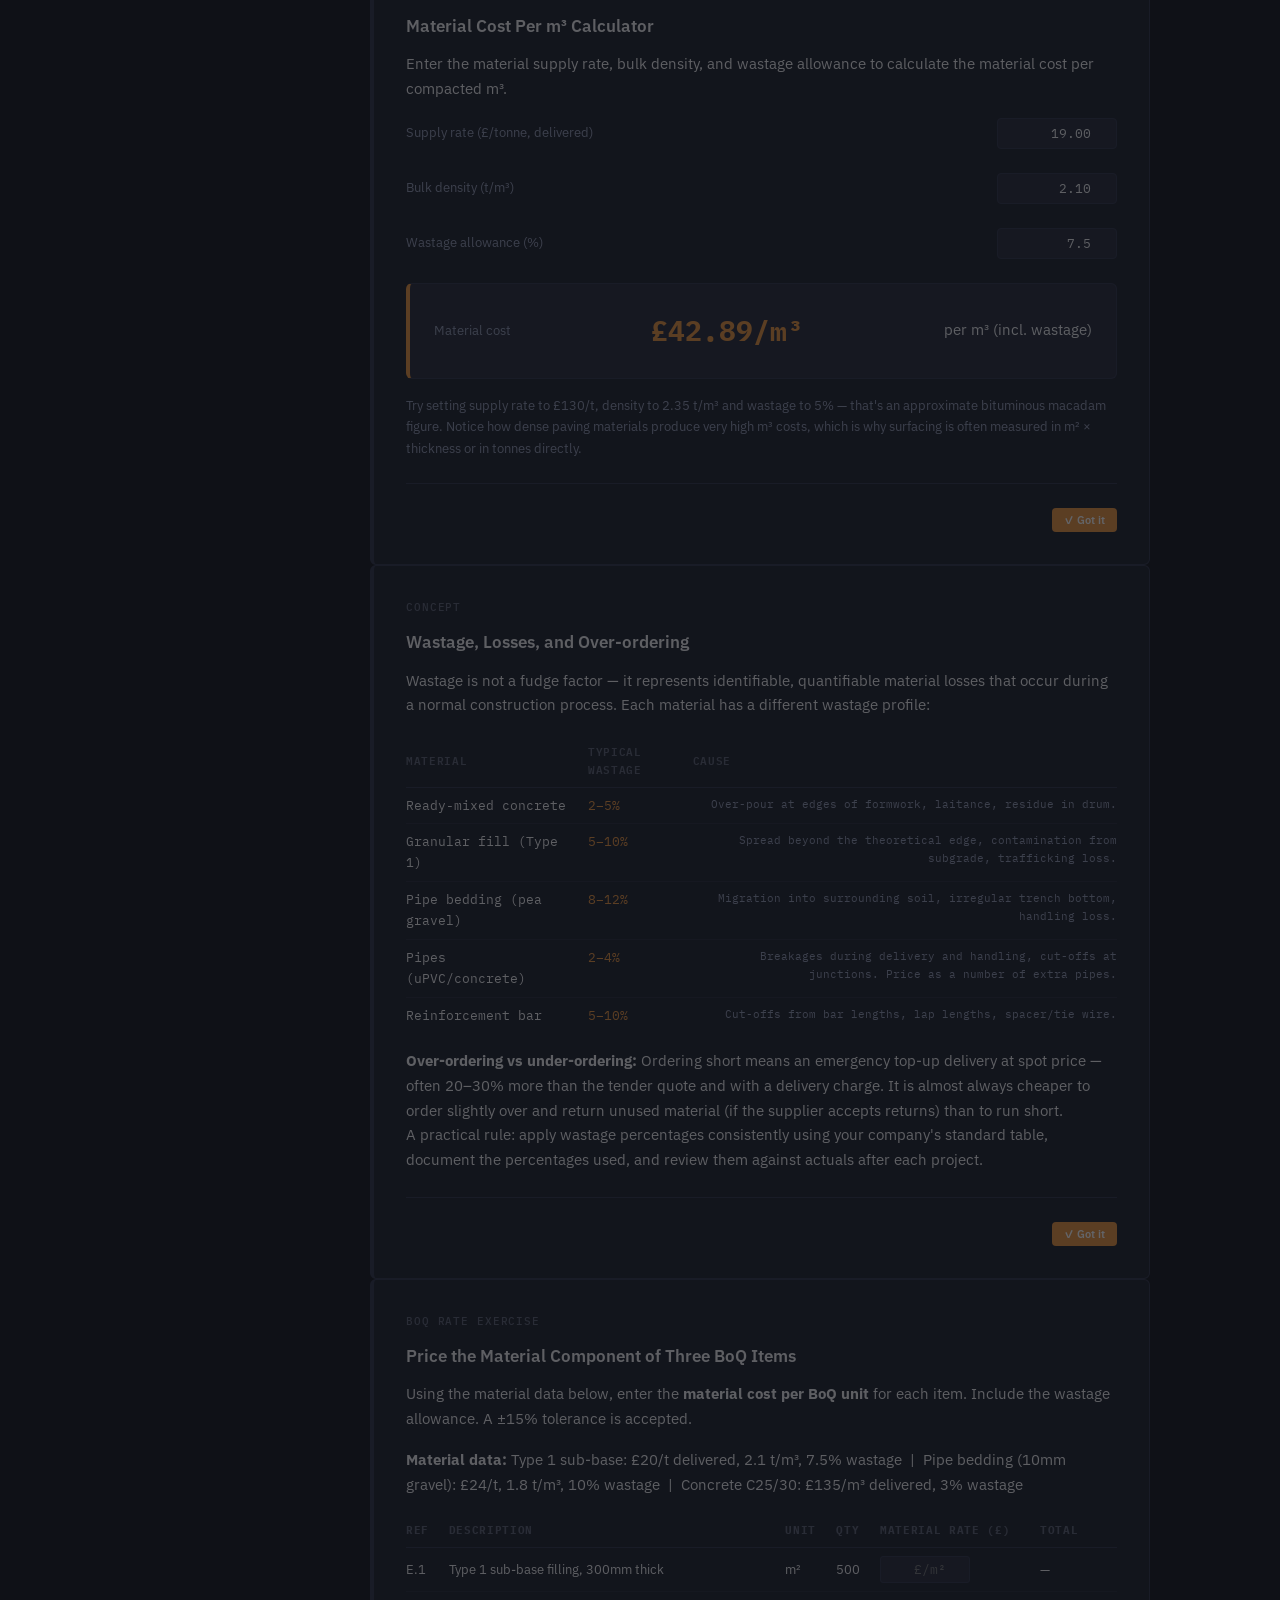
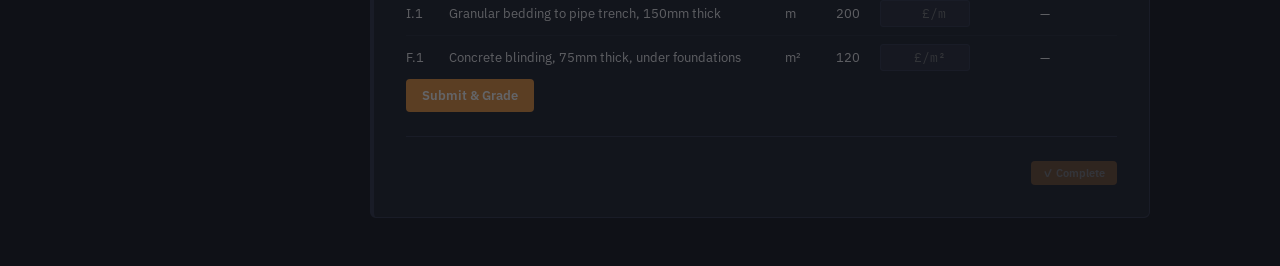
<file: modules/module-06.html>
<!DOCTYPE html>
<html lang="en">
<head>
  <meta charset="UTF-8">
  <meta name="viewport" content="width=device-width, initial-scale=1.0">
  <title>Module 06 — Materials Pricing | Practical QS</title>
  <link rel="stylesheet" href="../css/main.css">
  <link rel="stylesheet" href="../css/module.css">
</head>
<body>

<div class="layout">

  <header class="topbar">
    <span class="topbar__title">Practical QS — Civil &amp; Groundworks</span>
    <div class="topbar__progress">
      <span class="topbar__progress-label" id="topbar-progress-label">0 / 0 chunks</span>
      <div class="progress-bar">
        <div class="progress-bar__fill" id="topbar-progress-fill" style="width:0%"></div>
      </div>
    </div>
  </header>

  <nav class="sidebar" aria-label="Module navigation">
    <p class="sidebar__section-label">Modules</p>
    <ul class="sidebar__nav" id="sidebar-nav"></ul>
  </nav>

  <main class="main">
    <div class="content-wrapper">

      <div class="module-header">
        <a href="../index.html" class="module-header__back">Dashboard</a>
        <p class="module-header__meta">Module 06</p>
        <h1 class="module-header__title">Materials Pricing</h1>
        <div class="module-header__progress">
          <div class="progress-bar">
            <div class="progress-bar__fill" id="module-progress-fill" style="width:0%"></div>
          </div>
          <span class="module-header__progress-text" id="module-progress-text">Chunk 0 of 7</span>
        </div>
      </div>

      <div class="sr-banner" id="sr-banner" style="display:none;">
        <span class="sr-banner__icon">&#128218;</span>
        <div class="sr-banner__text">
          <strong id="sr-banner-count">Recap questions due</strong> from earlier modules.
        </div>
        <div class="sr-banner__actions">
          <button class="btn btn--small btn--purple" onclick="openSROverlay()">Start Review</button>
          <button class="btn btn--small btn--ghost" onclick="dismissSRBanner()">Later</button>
        </div>
      </div>

      <div class="sr-overlay" id="sr-overlay" style="display:none;">
        <div class="sr-overlay__header">
          <span class="sr-overlay__title">Spaced Repetition Review</span>
          <span class="sr-overlay__counter" id="sr-counter"></span>
        </div>
        <button class="sr-close" onclick="closeSROverlay()" title="Close">&#10005;</button>
        <div class="sr-card" id="sr-card"></div>
      </div>

      <!-- CHUNK 06-01: Concept -->
      <div class="chunk chunk--active" id="chunk-06-01" data-chunk="06-01">
        <p class="chunk__type-label">Concept</p>
        <h2 class="chunk__title">How Material Pricing Works in a Civil Tender</h2>
        <div class="chunk__body">
          <p>Material costs in civil and groundworks tenders are rarely straightforward. Prices are quoted by different units (tonnes, m³, nr, litres), need conversion to BoQ units, and must include haulage, wastage, and sometimes specialist handling.</p>
          <p>The fundamental challenge: <strong>suppliers quote in tonnes; BoQ items are measured in m³.</strong> You must convert using bulk density, then apply a wastage allowance to ensure you order enough.</p>
          <p>The full material cost per m³ (net BoQ quantity) follows this logic:</p>
          <div class="step__formula" style="margin:12px 0;">
            Material cost per m³ = Supply rate (£/t) × Bulk density (t/m³) × (1 + Wastage fraction)
          </div>
          <p>Each variable must come from a reliable source: supplier quotation for the rate, ground investigation or specification for the density, and your company's standard wastage table for the allowance.</p>
          <div class="callout callout--info">
            <strong>Always quote on the spec.</strong> Substituting a cheaper material without engineer approval can lead to rejection of the work, remedial cost, and potential professional liability. Match the material specification exactly when enquiring.
          </div>
        </div>
        <div class="chunk__footer">
          <button class="btn btn--small btn--primary mark-complete-btn" data-chunk="06-01"
            onclick="handleMarkComplete('06-01')">&#10003; Got it</button>
        </div>
      </div>

      <!-- CHUNK 06-02: Concept -->
      <div class="chunk chunk--locked" id="chunk-06-02" data-chunk="06-02">
        <p class="chunk__type-label">Concept</p>
        <h2 class="chunk__title">Bulk Density: Converting Tonnes to m³</h2>
        <div class="chunk__body">
          <p><strong>Bulk density</strong> (also called dry density or placed density for fill materials) is the mass per unit volume of a material in its placed, settled state. It is measured in <strong>tonnes per cubic metre (t/m³)</strong>.</p>
          <p>You need it to convert supplier quotes (£/tonne) to BoQ units (£/m³):</p>
          <div class="step__formula" style="margin:12px 0;">
            Cost per m³ = Cost per tonne × Bulk density (t/m³)
          </div>
          <p>Bulk density varies significantly between materials. Using the wrong density produces large pricing errors:</p>
          <table class="rate-table">
            <thead><tr><th>Material</th><th>Bulk Density</th><th>Note</th></tr></thead>
            <tbody>
              <tr><td>Type 1 granular sub-base</td><td style="color:var(--accent);">2.0–2.2 t/m³</td><td style="color:var(--text-secondary); font-size:var(--text-xs);">Compacted. Use 2.1 t/m³ as standard.</td></tr>
              <tr><td>Concrete (C25/30 standard)</td><td style="color:var(--accent);">2.35–2.40 t/m³</td><td style="color:var(--text-secondary); font-size:var(--text-xs);">Reinforced concrete is slightly higher.</td></tr>
              <tr><td>Clay (excavated, bank)</td><td style="color:var(--accent);">1.60–1.80 t/m³</td><td style="color:var(--text-secondary); font-size:var(--text-xs);">Varies with moisture content. 1.7 t/m³ typical.</td></tr>
              <tr><td>Sand/gravel (bedding)</td><td style="color:var(--accent);">1.75–1.90 t/m³</td><td style="color:var(--text-secondary); font-size:var(--text-xs);">Compacted. Use 1.8 t/m³ as standard.</td></tr>
              <tr><td>Bituminous macadam (surfacing)</td><td style="color:var(--accent);">2.30–2.40 t/m³</td><td style="color:var(--text-secondary); font-size:var(--text-xs);">Compacted mix density. Confirm with lab data.</td></tr>
              <tr><td>Imported fill (mixed granular)</td><td style="color:var(--accent);">1.8–2.0 t/m³</td><td style="color:var(--text-secondary); font-size:var(--text-xs);">Use 1.9 t/m³ unless specification states otherwise.</td></tr>
            </tbody>
          </table>
          <div class="callout callout--warning">
            <strong>Loose vs compacted density:</strong> Bulk density figures for fill materials are typically for the <em>compacted</em> state (after placing and rolling). You will need to order more tonnes than the net compacted volume suggests — the additional quantity accounts for air voids removed during compaction. A 10–15% extra order is typical for granular fill.
          </div>
        </div>
        <div class="chunk__footer">
          <button class="btn btn--small btn--primary mark-complete-btn" data-chunk="06-02"
            onclick="handleMarkComplete('06-02')">&#10003; Got it</button>
        </div>
      </div>

      <!-- CHUNK 06-03: Rate Card -->
      <div class="chunk chunk--locked" id="chunk-06-03" data-chunk="06-03">
        <p class="chunk__type-label">Rate Card</p>
        <h2 class="chunk__title">Key Materials — Supply Rates &amp; Bulk Densities</h2>
        <div class="chunk__body">
          <p>These are indicative delivered rates for a Midlands/South-East site in 2024–2025. Always obtain written supplier quotations for formal tenders — these figures are for orientation only.</p>
          <table class="rate-table">
            <thead><tr><th>Material</th><th>Supply Rate</th><th>Bulk Density</th><th>Cost/m³ (approx)</th></tr></thead>
            <tbody>
              <tr>
                <td>Type 1 granular sub-base</td>
                <td>£18–22/t</td>
                <td>2.1 t/m³</td>
                <td style="color:var(--accent); font-weight:700;">£38–46/m³</td>
              </tr>
              <tr>
                <td>Ready-mixed concrete C25/30</td>
                <td>£125–145/m³</td>
                <td>—</td>
                <td style="color:var(--accent); font-weight:700;">£125–145/m³</td>
              </tr>
              <tr>
                <td>Ready-mixed concrete C16/20 (blinding)</td>
                <td>£110–125/m³</td>
                <td>—</td>
                <td style="color:var(--accent); font-weight:700;">£110–125/m³</td>
              </tr>
              <tr>
                <td>Granular bedding (10mm single size)</td>
                <td>£20–28/t</td>
                <td>1.8 t/m³</td>
                <td style="color:var(--accent); font-weight:700;">£36–50/m³</td>
              </tr>
              <tr>
                <td>Imported fill (granular general)</td>
                <td>£10–16/t</td>
                <td>1.9 t/m³</td>
                <td style="color:var(--accent); font-weight:700;">£19–30/m³</td>
              </tr>
              <tr>
                <td>Bituminous macadam (50mm DBM)</td>
                <td>£90–110/t</td>
                <td>2.35 t/m³</td>
                <td style="color:var(--accent); font-weight:700;">£212–259/m³</td>
              </tr>
              <tr>
                <td>uPVC pipe 150mm (per metre run)</td>
                <td colspan="2">£8–12/m</td>
                <td style="color:var(--accent); font-weight:700;">—</td>
              </tr>
              <tr>
                <td>Concrete pipe 300mm (per metre run)</td>
                <td colspan="2">£28–40/m</td>
                <td style="color:var(--accent); font-weight:700;">—</td>
              </tr>
              <tr>
                <td>Precast manhole ring 1200mm dia</td>
                <td colspan="2">£180–240/ring</td>
                <td style="color:var(--accent); font-weight:700;">—</td>
              </tr>
            </tbody>
          </table>
          <p class="rate-table__disclaimer">Concrete is quoted per m³ (already a volumetric rate — no density conversion needed). All other aggregate materials are typically quoted per tonne. Indicative UK 2025 market rates — verify locally before use in any live tender.</p>
        </div>
        <div class="chunk__footer">
          <button class="btn btn--small btn--primary mark-complete-btn" data-chunk="06-03"
            onclick="handleMarkComplete('06-03')">&#10003; Got it</button>
        </div>
      </div>

      <!-- CHUNK 06-04: Worked Example -->
      <div class="chunk chunk--locked" id="chunk-06-04" data-chunk="06-04">
        <p class="chunk__type-label">Worked Example</p>
        <h2 class="chunk__title">Converting a Tonne Price to Cost Per m³</h2>
        <div class="chunk__body">

          <div class="worked-example__problem">
            <strong>Problem</strong>
            Type 1 granular sub-base is quoted at £19/t delivered. The specification requires placement to 300 mm compacted depth. Calculate the material cost per m² of sub-base (the BoQ unit is m²) and the material cost per m³.
          </div>

          <div class="worked-example__steps" id="steps-06-04">

            <div class="step" id="step-06-04-1">
              <button class="step__trigger" onclick="revealStep('06-04', 1)">
                <span class="step__trigger-icon">&#9654;</span>
                <span class="step__trigger-num">Step 1</span>
                <span class="step__trigger-label">Convert tonne price to cost per m³</span>
              </button>
              <div class="step__content">
                <div class="step__formula">
                  Supply rate:          £19.00/t<br>
                  Bulk density:         2.1 t/m³<br>
                  ──────────────────────────────────<br>
                  Material cost/m³:     £19.00 × 2.1 = £39.90/m³
                </div>
                <p style="margin-top:12px;">Multiply the tonne rate by the bulk density to get cost per compacted m³. This is the base material cost before wastage.</p>
              </div>
            </div>

            <div class="step" id="step-06-04-2">
              <button class="step__trigger" disabled onclick="revealStep('06-04', 2)">
                <span class="step__trigger-icon">&#9654;</span>
                <span class="step__trigger-num">Step 2</span>
                <span class="step__trigger-label">Apply wastage allowance</span>
              </button>
              <div class="step__content">
                <div class="step__formula">
                  Base material cost/m³:    £39.90<br>
                  Wastage allowance:        7.5% (typical for granular fill)<br>
                  <br>
                  Material cost/m³ (gross): £39.90 × 1.075 = £42.90/m³
                </div>
                <p style="margin-top:12px;">The wastage factor covers material lost in transit, spillage during spreading, and overbreak beyond the theoretical compacted volume. 5–10% is standard for granular fill. This is your order quantity uplift — not a profit margin.</p>
              </div>
            </div>

            <div class="step" id="step-06-04-3">
              <button class="step__trigger" disabled onclick="revealStep('06-04', 3)">
                <span class="step__trigger-icon">&#9654;</span>
                <span class="step__trigger-num">Step 3</span>
                <span class="step__trigger-label">Convert to cost per m² at 300 mm depth</span>
              </button>
              <div class="step__content">
                <div class="step__formula">
                  Material cost/m³ (gross): £42.90<br>
                  × Depth:                  × 0.300 m<br>
                  ─────────────────────────────────────<br>
                  <strong>Material cost/m²:          £12.87/m²</strong>
                </div>
                <p style="margin-top:12px;">The BoQ item is measured in m², so you multiply cost/m³ by the specified depth (in metres) to get cost/m². Your full unit rate for this item still needs to add: spreading and compaction (plant and labour), and any testing costs.</p>
              </div>
            </div>

          </div>
        </div>
        <div class="chunk__footer">
          <button class="btn btn--small btn--primary mark-complete-btn" data-chunk="06-04" disabled
            onclick="handleMarkComplete('06-04')">&#10003; Got it</button>
        </div>
      </div>

      <!-- CHUNK 06-05: Rate Builder -->
      <div class="chunk chunk--locked" id="chunk-06-05" data-chunk="06-05">
        <p class="chunk__type-label">Rate Builder</p>
        <h2 class="chunk__title">Material Cost Per m³ Calculator</h2>
        <div class="chunk__body">
          <p>Enter the material supply rate, bulk density, and wastage allowance to calculate the material cost per compacted m³.</p>

          <div class="rate-builder" id="rb-06-05">
            <div class="rate-builder__row">
              <label class="rate-builder__label">Supply rate (£/tonne, delivered)</label>
              <input class="rate-builder__input" data-key="supply" type="number" value="19.00" min="1" max="500" step="0.50">
            </div>
            <div class="rate-builder__row">
              <label class="rate-builder__label">Bulk density (t/m³)</label>
              <input class="rate-builder__input" data-key="density" type="number" value="2.10" min="0.5" max="3.5" step="0.05">
            </div>
            <div class="rate-builder__row">
              <label class="rate-builder__label">Wastage allowance (%)</label>
              <input class="rate-builder__input" data-key="wastage" type="number" value="7.5" min="0" max="25" step="0.5">
            </div>
            <div class="rate-builder__result">
              <span class="rate-builder__result-label">Material cost</span>
              <span class="rate-builder__result-value" id="rb-06-05-result">£—</span>
              <span class="rate-builder__result-unit">per m³ (incl. wastage)</span>
            </div>
          </div>

          <p style="margin-top:16px; color:var(--text-secondary); font-size:var(--text-sm);">
            Try setting supply rate to £130/t, density to 2.35 t/m³ and wastage to 5% — that's an approximate bituminous macadam figure. Notice how dense paving materials produce very high m³ costs, which is why surfacing is often measured in m² × thickness or in tonnes directly.
          </p>
        </div>
        <div class="chunk__footer">
          <button class="btn btn--small btn--primary mark-complete-btn" data-chunk="06-05"
            onclick="handleMarkComplete('06-05')">&#10003; Got it</button>
        </div>
      </div>

      <!-- CHUNK 06-06: Concept -->
      <div class="chunk chunk--locked" id="chunk-06-06" data-chunk="06-06">
        <p class="chunk__type-label">Concept</p>
        <h2 class="chunk__title">Wastage, Losses, and Over-ordering</h2>
        <div class="chunk__body">
          <p>Wastage is not a fudge factor — it represents identifiable, quantifiable material losses that occur during a normal construction process. Each material has a different wastage profile:</p>
          <table class="rate-table">
            <thead><tr><th>Material</th><th>Typical Wastage</th><th>Cause</th></tr></thead>
            <tbody>
              <tr>
                <td>Ready-mixed concrete</td>
                <td style="color:var(--accent);">2–5%</td>
                <td style="color:var(--text-secondary); font-size:var(--text-xs);">Over-pour at edges of formwork, laitance, residue in drum.</td>
              </tr>
              <tr>
                <td>Granular fill (Type 1)</td>
                <td style="color:var(--accent);">5–10%</td>
                <td style="color:var(--text-secondary); font-size:var(--text-xs);">Spread beyond the theoretical edge, contamination from subgrade, trafficking loss.</td>
              </tr>
              <tr>
                <td>Pipe bedding (pea gravel)</td>
                <td style="color:var(--accent);">8–12%</td>
                <td style="color:var(--text-secondary); font-size:var(--text-xs);">Migration into surrounding soil, irregular trench bottom, handling loss.</td>
              </tr>
              <tr>
                <td>Pipes (uPVC/concrete)</td>
                <td style="color:var(--accent);">2–4%</td>
                <td style="color:var(--text-secondary); font-size:var(--text-xs);">Breakages during delivery and handling, cut-offs at junctions. Price as a number of extra pipes.</td>
              </tr>
              <tr>
                <td>Reinforcement bar</td>
                <td style="color:var(--accent);">5–10%</td>
                <td style="color:var(--text-secondary); font-size:var(--text-xs);">Cut-offs from bar lengths, lap lengths, spacer/tie wire.</td>
              </tr>
            </tbody>
          </table>
          <div class="callout callout--info">
            <strong>Over-ordering vs under-ordering:</strong> Ordering short means an emergency top-up delivery at spot price — often 20–30% more than the tender quote and with a delivery charge. It is almost always cheaper to order slightly over and return unused material (if the supplier accepts returns) than to run short.
          </div>
          <p>A practical rule: apply wastage percentages consistently using your company's standard table, document the percentages used, and review them against actuals after each project.</p>
        </div>
        <div class="chunk__footer">
          <button class="btn btn--small btn--primary mark-complete-btn" data-chunk="06-06"
            onclick="handleMarkComplete('06-06')">&#10003; Got it</button>
        </div>
      </div>

      <!-- CHUNK 06-07: BoQ Rate Exercise -->
      <div class="chunk chunk--locked" id="chunk-06-07" data-chunk="06-07">
        <p class="chunk__type-label">BoQ Rate Exercise</p>
        <h2 class="chunk__title">Price the Material Component of Three BoQ Items</h2>
        <div class="chunk__body">
          <p>Using the material data below, enter the <strong>material cost per BoQ unit</strong> for each item. Include the wastage allowance. A ±15% tolerance is accepted.</p>

          <div class="callout callout--info" style="margin-bottom:16px;">
            <strong>Material data:</strong>
            Type 1 sub-base: £20/t delivered, 2.1 t/m³, 7.5% wastage &nbsp;|&nbsp;
            Pipe bedding (10mm gravel): £24/t, 1.8 t/m³, 10% wastage &nbsp;|&nbsp;
            Concrete C25/30: £135/m³ delivered, 3% wastage
          </div>

          <table class="boq-table">
            <thead>
              <tr>
                <th>Ref</th>
                <th>Description</th>
                <th>Unit</th>
                <th>Qty</th>
                <th>Material Rate (£)</th>
                <th>Total</th>
                <th></th>
              </tr>
            </thead>
            <tbody>
              <tr>
                <td>E.1</td>
                <td>Type 1 sub-base filling, 300mm thick</td>
                <td>m²</td>
                <td>500</td>
                <td><input class="boq-rate-input" id="boq-input-06-07-e1" type="number" placeholder="£/m²" min="0" step="0.10"></td>
                <td id="boq-total-06-07-e1">—</td>
                <td id="boq-result-06-07-e1"></td>
              </tr>
              <tr>
                <td>I.1</td>
                <td>Granular bedding to pipe trench, 150mm thick</td>
                <td>m</td>
                <td>200</td>
                <td><input class="boq-rate-input" id="boq-input-06-07-i1" type="number" placeholder="£/m" min="0" step="0.10"></td>
                <td id="boq-total-06-07-i1">—</td>
                <td id="boq-result-06-07-i1"></td>
              </tr>
              <tr>
                <td>F.1</td>
                <td>Concrete blinding, 75mm thick, under foundations</td>
                <td>m²</td>
                <td>120</td>
                <td><input class="boq-rate-input" id="boq-input-06-07-f1" type="number" placeholder="£/m²" min="0" step="0.10"></td>
                <td id="boq-total-06-07-f1">—</td>
                <td id="boq-result-06-07-f1"></td>
              </tr>
            </tbody>
          </table>

          <button class="btn btn--primary" id="boq-submit-06-07" onclick="submitBoQRateExercise('06-07')">
            Submit &amp; Grade
          </button>
          <div id="boq-feedback-06-07" class="boq-feedback-panel" style="display:none;"></div>
        </div>
        <div class="chunk__footer">
          <button class="btn btn--small btn--primary mark-complete-btn" data-chunk="06-07" disabled
            onclick="handleMarkComplete('06-07')">&#10003; Complete</button>
        </div>
      </div>

      <!-- Module complete banner -->
      <div class="module-complete" id="module-complete" style="display:none;">
        <h2 class="module-complete__title">Module 06 Complete</h2>
        <p>You can now convert material prices and apply wastage allowances. Next: earthworks and excavation pricing.</p>
        <a href="module-07.html" class="btn btn--primary">Continue to Module 07 &rarr;</a>
      </div>

    </div>
  </main>
</div>

<script src="../js/progress.js"></script>
<script src="../js/spaced-repetition.js"></script>
<script src="../js/exercises.js"></script>
<script src="../js/chunk-types.js"></script>
<script>
  const MODULE_ID = '06';
  const CHUNK_LIST = ['06-01','06-02','06-03','06-04','06-05','06-06','06-07'];

  const CHUNK_WE_CONFIG = {
    '06-04': { totalSteps: 3 },
  };

  const CHUNK_BOQ_EXERCISE_CONFIG = {
    '06-07': {
      items: [
        {
          ref: 'e1',
          description: 'Type 1 sub-base, 300mm thick',
          unit: 'm²',
          qty: 500,
          // £20/t × 2.1 t/m³ × 1.075 wastage = £45.15/m³ × 0.300m = £13.55/m²
          correctRate: 13.55,
          tolerance: 0.15,
          explanation: '£20/t × 2.1 t/m³ × 1.075 (7.5% wastage) = £45.15/m³ × 0.300m depth = £13.55/m² material cost.',
        },
        {
          ref: 'i1',
          description: 'Granular bedding, 150mm thick to pipe trench',
          unit: 'm',
          qty: 200,
          // Assume trench width 0.45m (150mm pipe, typical trench)
          // £24/t × 1.8 t/m³ × 1.10 wastage = £47.52/m³ × 0.150m depth × 0.45m wide = £3.21/m
          // Simpler: bedding volume per m = 0.45 wide × 0.15 deep = 0.0675 m³/m
          // £47.52 × 0.0675 = £3.21/m
          correctRate: 3.21,
          tolerance: 0.15,
          explanation: '£24/t × 1.8 t/m³ × 1.10 wastage = £47.52/m³. Bedding volume = 0.45m wide × 0.15m deep = 0.0675 m³/m. £47.52 × 0.0675 = £3.21/m material only.',
        },
        {
          ref: 'f1',
          description: 'Concrete C25/30 blinding, 75mm thick',
          unit: 'm²',
          qty: 120,
          // £135/m³ × 1.03 wastage = £139.05/m³ × 0.075m = £10.43/m²
          correctRate: 10.43,
          tolerance: 0.15,
          explanation: '£135/m³ × 1.03 (3% wastage) = £139.05/m³ × 0.075m depth = £10.43/m² material cost. Concrete is quoted per m³ so no density conversion is needed.',
        },
      ],
    },
  };

  initRateBuilder('rb-06-05', function(v) {
    return v.supply * v.density * (1 + v.wastage / 100);
  }, '£', '/m³');

  initModulePage();
</script>

</body>
</html>
</file>
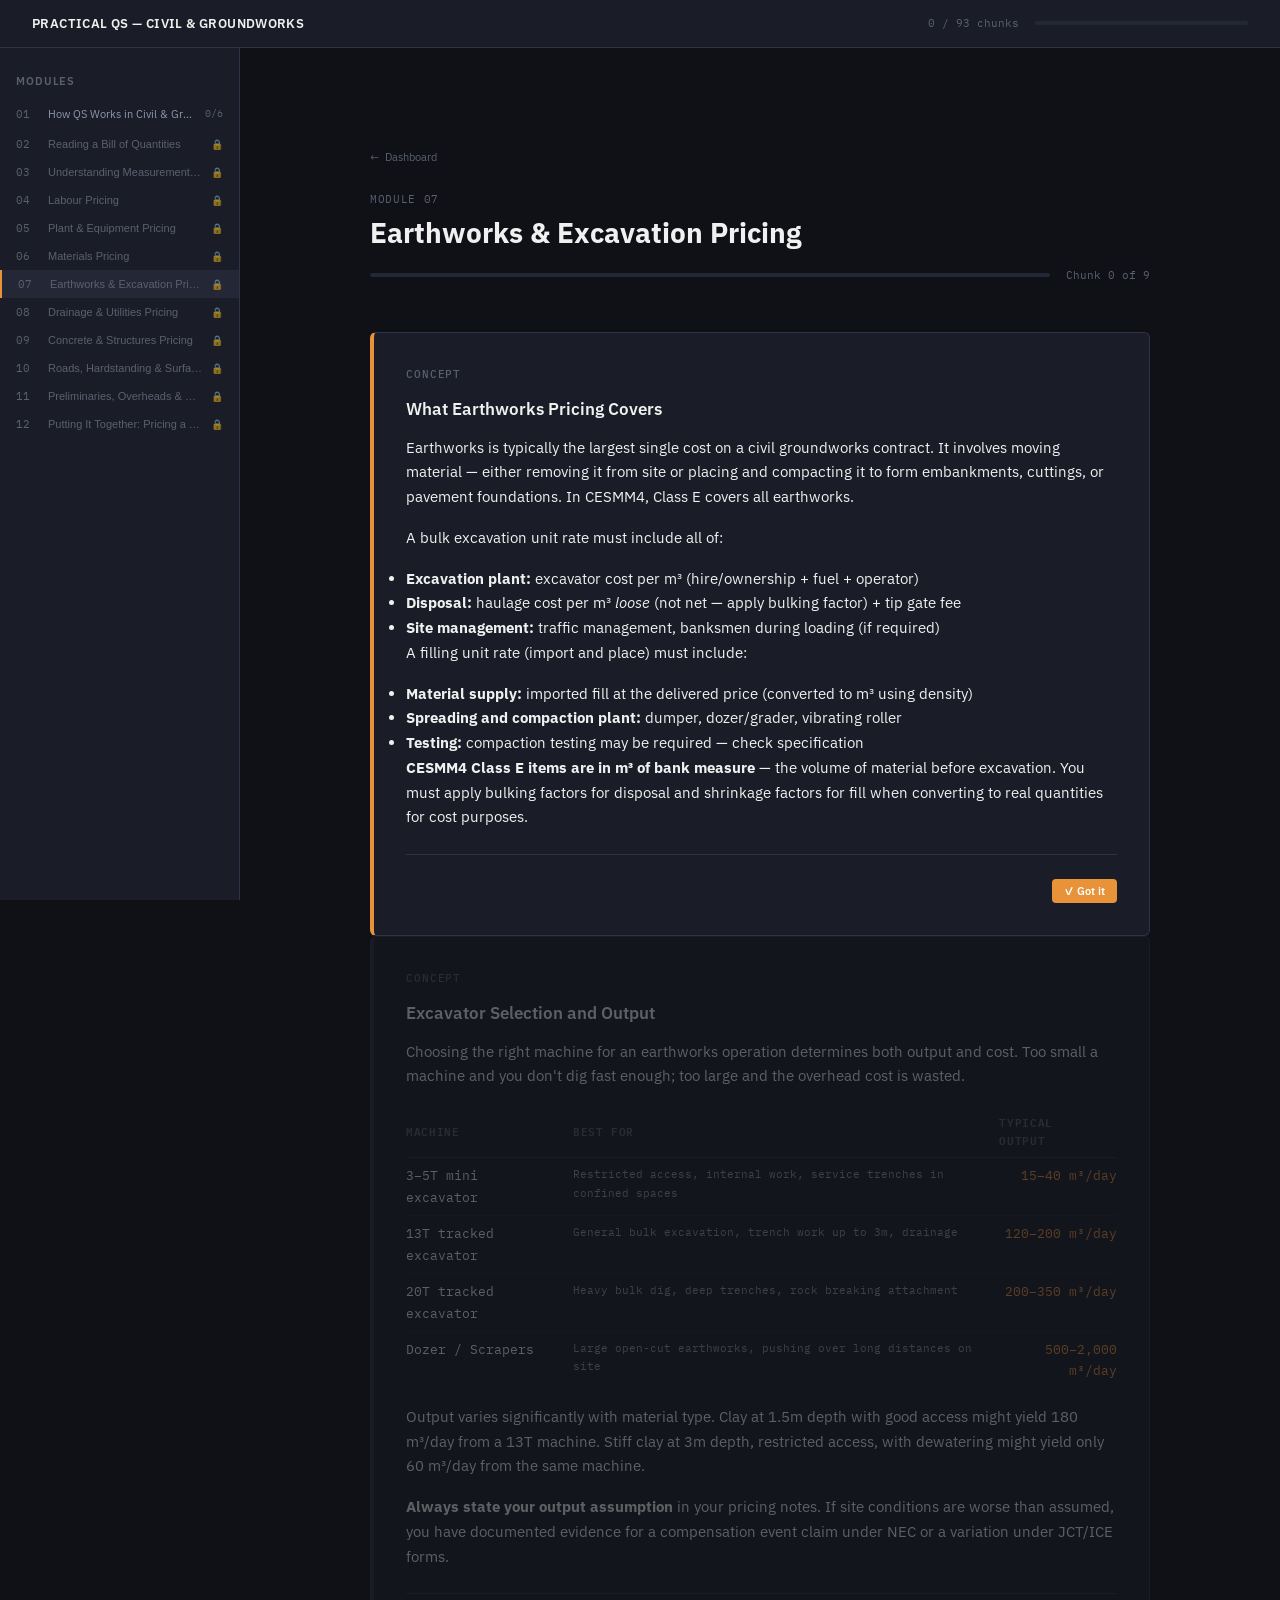
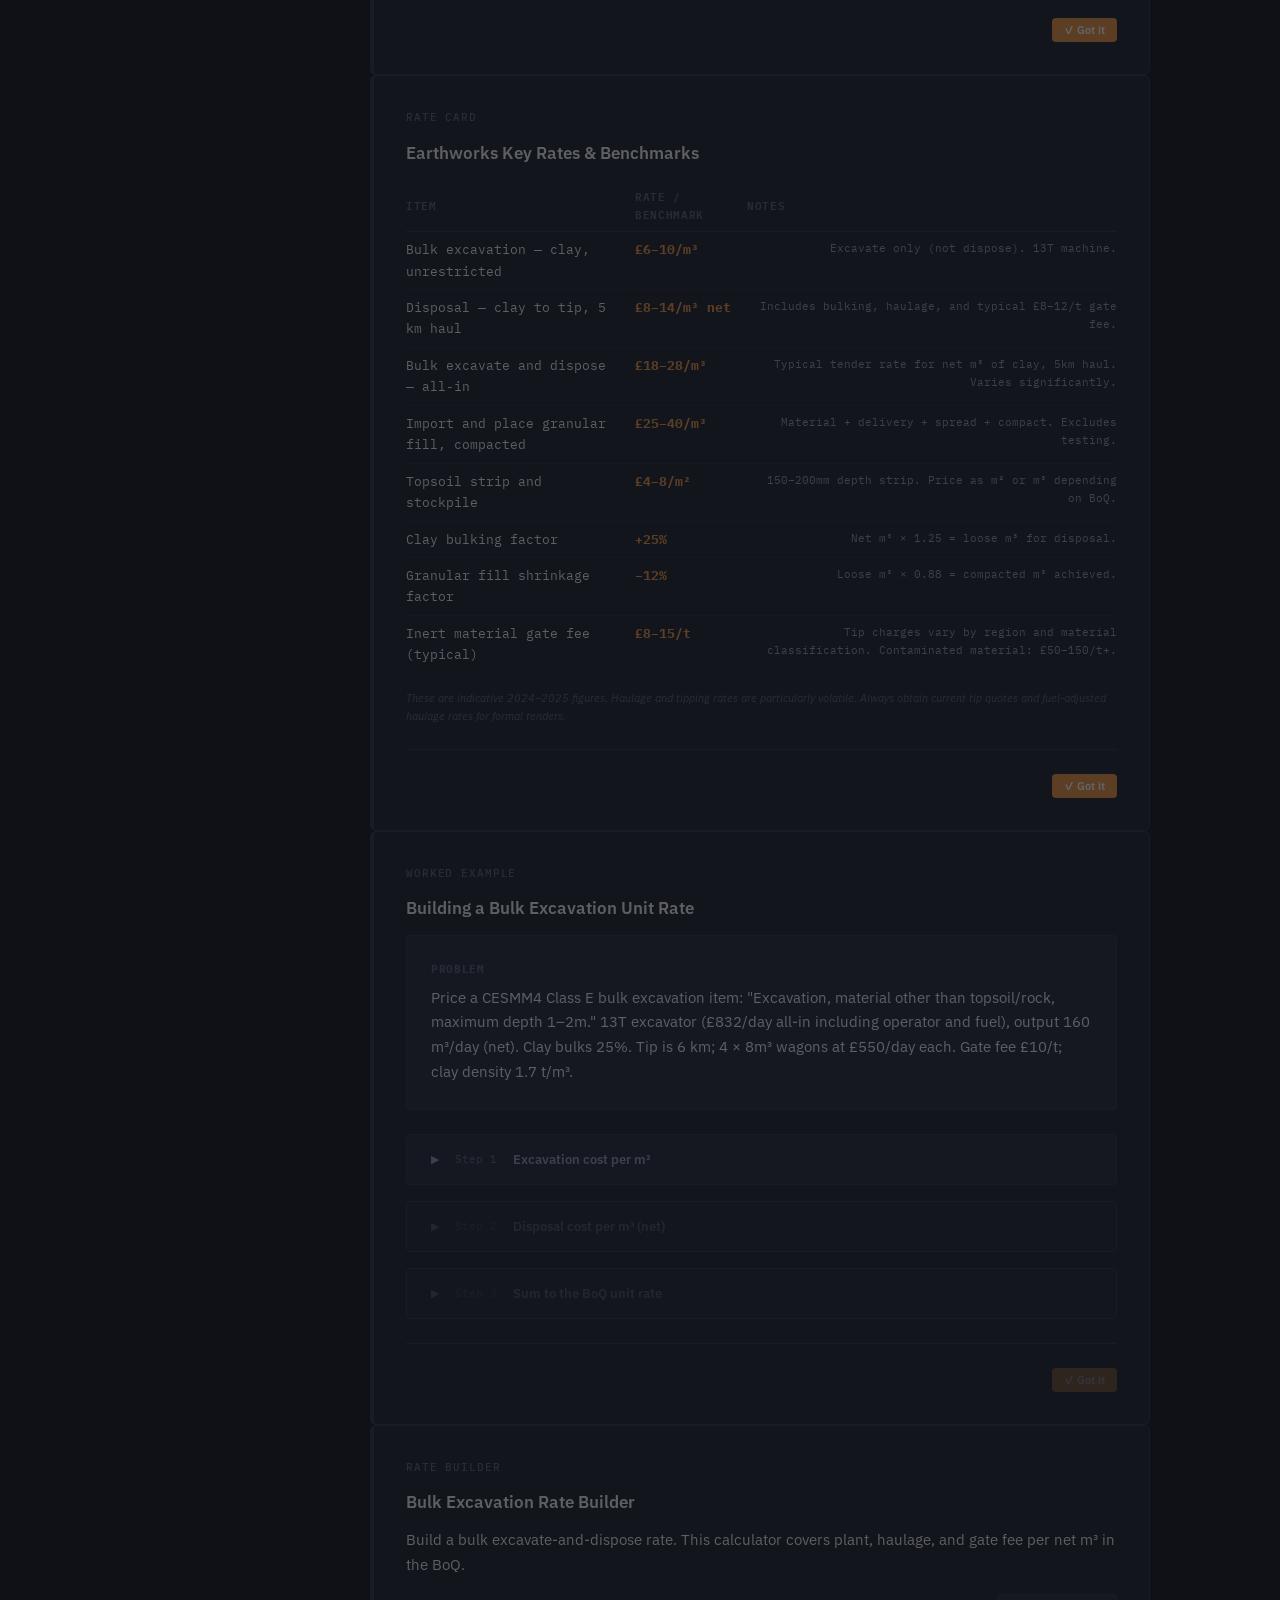
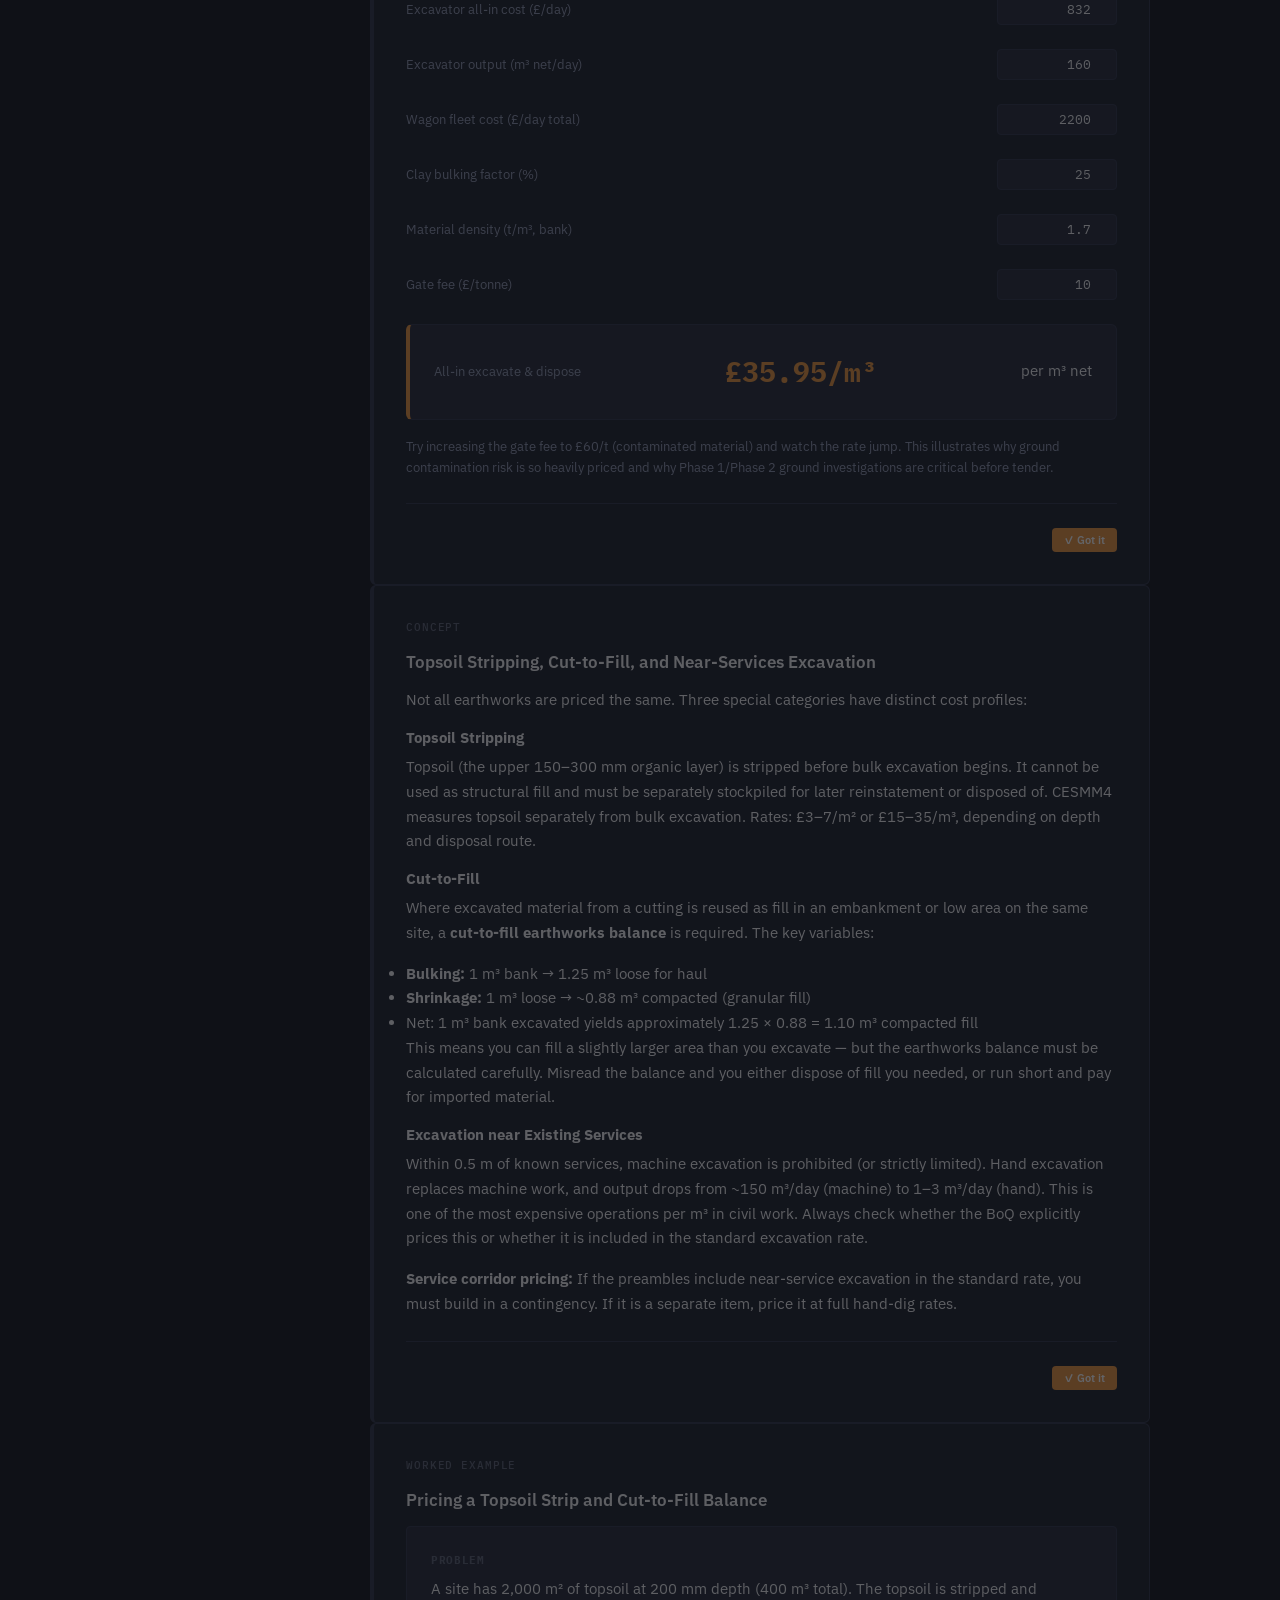
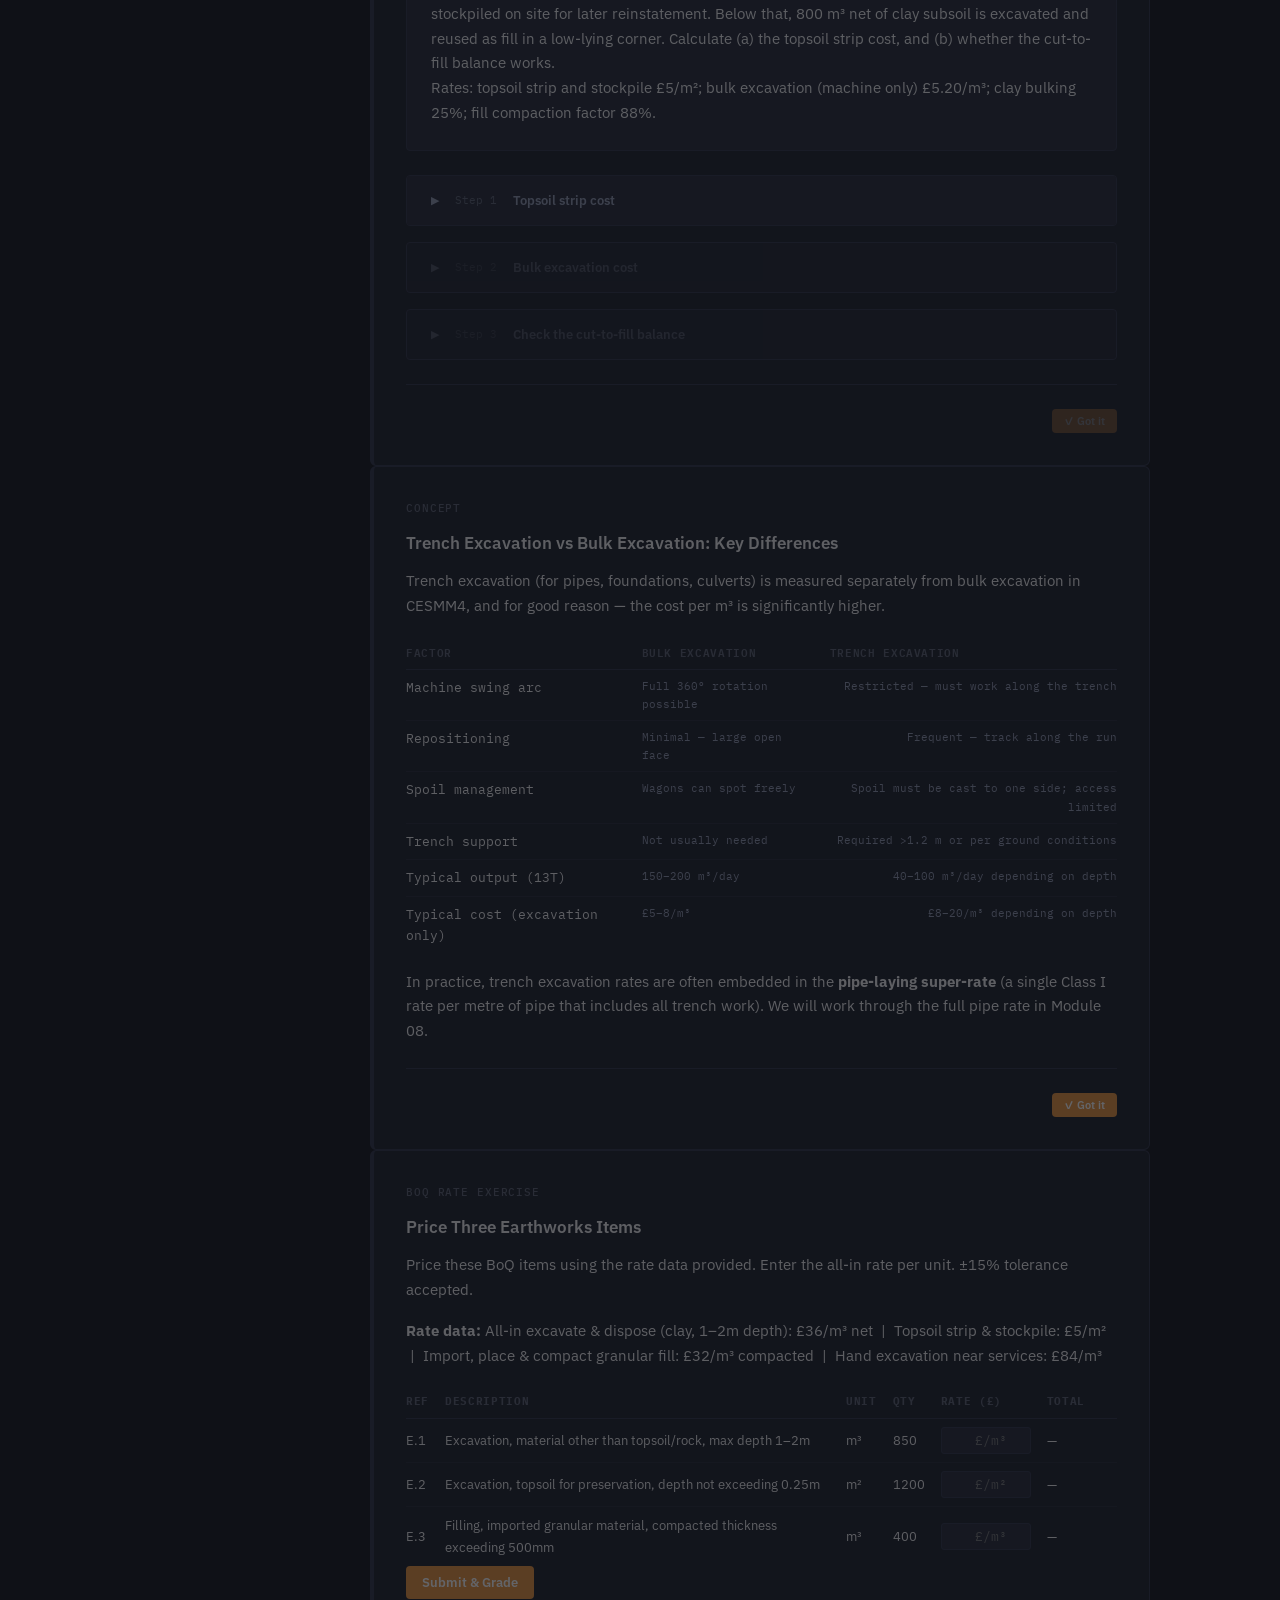
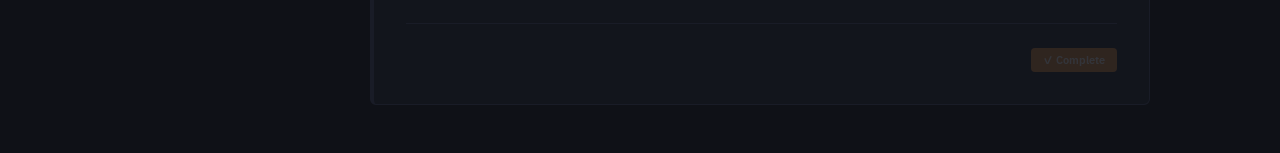
<file: modules/module-07.html>
<!DOCTYPE html>
<html lang="en">
<head>
  <meta charset="UTF-8">
  <meta name="viewport" content="width=device-width, initial-scale=1.0">
  <title>Module 07 — Earthworks &amp; Excavation Pricing | Practical QS</title>
  <link rel="stylesheet" href="../css/main.css">
  <link rel="stylesheet" href="../css/module.css">
</head>
<body>

<div class="layout">

  <header class="topbar">
    <span class="topbar__title">Practical QS — Civil &amp; Groundworks</span>
    <div class="topbar__progress">
      <span class="topbar__progress-label" id="topbar-progress-label">0 / 0 chunks</span>
      <div class="progress-bar">
        <div class="progress-bar__fill" id="topbar-progress-fill" style="width:0%"></div>
      </div>
    </div>
  </header>

  <nav class="sidebar" aria-label="Module navigation">
    <p class="sidebar__section-label">Modules</p>
    <ul class="sidebar__nav" id="sidebar-nav"></ul>
  </nav>

  <main class="main">
    <div class="content-wrapper">

      <div class="module-header">
        <a href="../index.html" class="module-header__back">Dashboard</a>
        <p class="module-header__meta">Module 07</p>
        <h1 class="module-header__title">Earthworks &amp; Excavation Pricing</h1>
        <div class="module-header__progress">
          <div class="progress-bar">
            <div class="progress-bar__fill" id="module-progress-fill" style="width:0%"></div>
          </div>
          <span class="module-header__progress-text" id="module-progress-text">Chunk 0 of 9</span>
        </div>
      </div>

      <div class="sr-banner" id="sr-banner" style="display:none;">
        <span class="sr-banner__icon">&#128218;</span>
        <div class="sr-banner__text">
          <strong id="sr-banner-count">Recap questions due</strong> from earlier modules.
        </div>
        <div class="sr-banner__actions">
          <button class="btn btn--small btn--purple" onclick="openSROverlay()">Start Review</button>
          <button class="btn btn--small btn--ghost" onclick="dismissSRBanner()">Later</button>
        </div>
      </div>

      <div class="sr-overlay" id="sr-overlay" style="display:none;">
        <div class="sr-overlay__header">
          <span class="sr-overlay__title">Spaced Repetition Review</span>
          <span class="sr-overlay__counter" id="sr-counter"></span>
        </div>
        <button class="sr-close" onclick="closeSROverlay()" title="Close">&#10005;</button>
        <div class="sr-card" id="sr-card"></div>
      </div>

      <!-- CHUNK 07-01: Concept -->
      <div class="chunk chunk--active" id="chunk-07-01" data-chunk="07-01">
        <p class="chunk__type-label">Concept</p>
        <h2 class="chunk__title">What Earthworks Pricing Covers</h2>
        <div class="chunk__body">
          <p>Earthworks is typically the largest single cost on a civil groundworks contract. It involves moving material — either removing it from site or placing and compacting it to form embankments, cuttings, or pavement foundations. In CESMM4, Class E covers all earthworks.</p>
          <p>A bulk excavation unit rate must include all of:</p>
          <ul class="content-list">
            <li><strong>Excavation plant:</strong> excavator cost per m³ (hire/ownership + fuel + operator)</li>
            <li><strong>Disposal:</strong> haulage cost per m³ <em>loose</em> (not net — apply bulking factor) + tip gate fee</li>
            <li><strong>Site management:</strong> traffic management, banksmen during loading (if required)</li>
          </ul>
          <p>A filling unit rate (import and place) must include:</p>
          <ul class="content-list">
            <li><strong>Material supply:</strong> imported fill at the delivered price (converted to m³ using density)</li>
            <li><strong>Spreading and compaction plant:</strong> dumper, dozer/grader, vibrating roller</li>
            <li><strong>Testing:</strong> compaction testing may be required — check specification</li>
          </ul>
          <div class="callout callout--info">
            <strong>CESMM4 Class E items are in m³ of bank measure</strong> — the volume of material before excavation. You must apply bulking factors for disposal and shrinkage factors for fill when converting to real quantities for cost purposes.
          </div>
        </div>
        <div class="chunk__footer">
          <button class="btn btn--small btn--primary mark-complete-btn" data-chunk="07-01"
            onclick="handleMarkComplete('07-01')">&#10003; Got it</button>
        </div>
      </div>

      <!-- CHUNK 07-02: Concept -->
      <div class="chunk chunk--locked" id="chunk-07-02" data-chunk="07-02">
        <p class="chunk__type-label">Concept</p>
        <h2 class="chunk__title">Excavator Selection and Output</h2>
        <div class="chunk__body">
          <p>Choosing the right machine for an earthworks operation determines both output and cost. Too small a machine and you don't dig fast enough; too large and the overhead cost is wasted.</p>
          <table class="rate-table">
            <thead><tr><th>Machine</th><th>Best for</th><th>Typical Output</th></tr></thead>
            <tbody>
              <tr>
                <td>3–5T mini excavator</td>
                <td style="color:var(--text-secondary); font-size:var(--text-xs);">Restricted access, internal work, service trenches in confined spaces</td>
                <td style="color:var(--accent);">15–40 m³/day</td>
              </tr>
              <tr>
                <td>13T tracked excavator</td>
                <td style="color:var(--text-secondary); font-size:var(--text-xs);">General bulk excavation, trench work up to 3m, drainage</td>
                <td style="color:var(--accent);">120–200 m³/day</td>
              </tr>
              <tr>
                <td>20T tracked excavator</td>
                <td style="color:var(--text-secondary); font-size:var(--text-xs);">Heavy bulk dig, deep trenches, rock breaking attachment</td>
                <td style="color:var(--accent);">200–350 m³/day</td>
              </tr>
              <tr>
                <td>Dozer / Scrapers</td>
                <td style="color:var(--text-secondary); font-size:var(--text-xs);">Large open-cut earthworks, pushing over long distances on site</td>
                <td style="color:var(--accent);">500–2,000 m³/day</td>
              </tr>
            </tbody>
          </table>
          <p style="margin-top:12px;">Output varies significantly with material type. Clay at 1.5m depth with good access might yield 180 m³/day from a 13T machine. Stiff clay at 3m depth, restricted access, with dewatering might yield only 60 m³/day from the same machine.</p>
          <div class="callout callout--warning">
            <strong>Always state your output assumption</strong> in your pricing notes. If site conditions are worse than assumed, you have documented evidence for a compensation event claim under NEC or a variation under JCT/ICE forms.
          </div>
        </div>
        <div class="chunk__footer">
          <button class="btn btn--small btn--primary mark-complete-btn" data-chunk="07-02"
            onclick="handleMarkComplete('07-02')">&#10003; Got it</button>
        </div>
      </div>

      <!-- CHUNK 07-03: Rate Card -->
      <div class="chunk chunk--locked" id="chunk-07-03" data-chunk="07-03">
        <p class="chunk__type-label">Rate Card</p>
        <h2 class="chunk__title">Earthworks Key Rates &amp; Benchmarks</h2>
        <div class="chunk__body">
          <table class="rate-table">
            <thead><tr><th>Item</th><th>Rate / Benchmark</th><th>Notes</th></tr></thead>
            <tbody>
              <tr>
                <td>Bulk excavation — clay, unrestricted</td>
                <td style="color:var(--accent); font-weight:700;">£6–10/m³</td>
                <td style="color:var(--text-secondary); font-size:var(--text-xs);">Excavate only (not dispose). 13T machine.</td>
              </tr>
              <tr>
                <td>Disposal — clay to tip, 5 km haul</td>
                <td style="color:var(--accent); font-weight:700;">£8–14/m³ net</td>
                <td style="color:var(--text-secondary); font-size:var(--text-xs);">Includes bulking, haulage, and typical £8–12/t gate fee.</td>
              </tr>
              <tr>
                <td>Bulk excavate and dispose — all-in</td>
                <td style="color:var(--accent); font-weight:700;">£18–28/m³</td>
                <td style="color:var(--text-secondary); font-size:var(--text-xs);">Typical tender rate for net m³ of clay, 5km haul. Varies significantly.</td>
              </tr>
              <tr>
                <td>Import and place granular fill, compacted</td>
                <td style="color:var(--accent); font-weight:700;">£25–40/m³</td>
                <td style="color:var(--text-secondary); font-size:var(--text-xs);">Material + delivery + spread + compact. Excludes testing.</td>
              </tr>
              <tr>
                <td>Topsoil strip and stockpile</td>
                <td style="color:var(--accent); font-weight:700;">£4–8/m²</td>
                <td style="color:var(--text-secondary); font-size:var(--text-xs);">150–200mm depth strip. Price as m² or m³ depending on BoQ.</td>
              </tr>
              <tr>
                <td>Clay bulking factor</td>
                <td style="color:var(--accent); font-weight:700;">+25%</td>
                <td style="color:var(--text-secondary); font-size:var(--text-xs);">Net m³ × 1.25 = loose m³ for disposal.</td>
              </tr>
              <tr>
                <td>Granular fill shrinkage factor</td>
                <td style="color:var(--accent); font-weight:700;">−12%</td>
                <td style="color:var(--text-secondary); font-size:var(--text-xs);">Loose m³ × 0.88 = compacted m³ achieved.</td>
              </tr>
              <tr>
                <td>Inert material gate fee (typical)</td>
                <td style="color:var(--accent); font-weight:700;">£8–15/t</td>
                <td style="color:var(--text-secondary); font-size:var(--text-xs);">Tip charges vary by region and material classification. Contaminated material: £50–150/t+.</td>
              </tr>
            </tbody>
          </table>
          <p class="rate-table__disclaimer">These are indicative 2024–2025 figures. Haulage and tipping rates are particularly volatile. Always obtain current tip quotes and fuel-adjusted haulage rates for formal tenders.</p>
        </div>
        <div class="chunk__footer">
          <button class="btn btn--small btn--primary mark-complete-btn" data-chunk="07-03"
            onclick="handleMarkComplete('07-03')">&#10003; Got it</button>
        </div>
      </div>

      <!-- CHUNK 07-04: Worked Example -->
      <div class="chunk chunk--locked" id="chunk-07-04" data-chunk="07-04">
        <p class="chunk__type-label">Worked Example</p>
        <h2 class="chunk__title">Building a Bulk Excavation Unit Rate</h2>
        <div class="chunk__body">

          <div class="worked-example__problem">
            <strong>Problem</strong>
            Price a CESMM4 Class E bulk excavation item: "Excavation, material other than topsoil/rock, maximum depth 1–2m." 13T excavator (£832/day all-in including operator and fuel), output 160 m³/day (net). Clay bulks 25%. Tip is 6 km; 4 × 8m³ wagons at £550/day each. Gate fee £10/t; clay density 1.7 t/m³.
          </div>

          <div class="worked-example__steps" id="steps-07-04">

            <div class="step" id="step-07-04-1">
              <button class="step__trigger" onclick="revealStep('07-04', 1)">
                <span class="step__trigger-icon">&#9654;</span>
                <span class="step__trigger-num">Step 1</span>
                <span class="step__trigger-label">Excavation cost per m³</span>
              </button>
              <div class="step__content">
                <div class="step__formula">
                  Excavator all-in:   £832/day<br>
                  ÷ Output:           ÷ 160 m³/day<br>
                  ─────────────────────────────────<br>
                  Excavation cost:    £5.20/m³ (net)
                </div>
                <p style="margin-top:12px;">This is the excavation-only cost per m³. It includes the machine, fuel, and operator but not disposal.</p>
              </div>
            </div>

            <div class="step" id="step-07-04-2">
              <button class="step__trigger" disabled onclick="revealStep('07-04', 2)">
                <span class="step__trigger-icon">&#9654;</span>
                <span class="step__trigger-num">Step 2</span>
                <span class="step__trigger-label">Disposal cost per m³ (net)</span>
              </button>
              <div class="step__content">
                <div class="step__formula">
                  Wagon fleet daily cost:  4 wagons × £550 = £2,200/day<br>
                  Loose volume per day:    160 m³ net × 1.25 = 200 m³ loose<br>
                  <br>
                  Haulage cost/m³ loose:   £2,200 ÷ 200 = £11.00/m³ loose<br>
                  Convert to net m³:       × 1.25 (bulking) = £13.75/m³ net<br>
                  <br>
                  Gate fee/m³ net:         1.25 × 1.7 t/m³ loose × £10 = £21.25/t... wait<br>
                  Gate fee per m³ net:     1.25 (bulking) × 1.7 t/m³ × £10/t = £21.25/m³... hmm<br>
                  <br>
                  Simpler: gate fee per m³ net = loose factor × density × gate fee<br>
                  &nbsp;&nbsp;= 1.25 × 1.7 × £10 = £21.25... too high<br>
                  <br>
                  Correct: 1 m³ net clay = 1.25 m³ loose = 1.25 × 1.7 = 2.125 t<br>
                  Gate fee per m³ net:   2.125 t × £10/t = £21.25... this is per m³ bank<br>
                  Actually gate fee is £10/tonne. 1m³ bank = 1.7t. Gate fee = 1.7 × £10 = £17/m³ net.<br>
                  <br>
                  ──────────────────────────────────────────────────<br>
                  Haulage:        £13.75/m³ net<br>
                  Gate fee:       £17.00/m³ net (1.7 t/m³ bank × £10/t)<br>
                  Total disposal: £30.75/m³ net
                </div>
                <p style="margin-top:12px;">The gate fee is charged per tonne of material arriving at tip. 1 m³ of clay in the ground (bank measure) weighs approximately 1.7 t, so the gate fee per BoQ m³ = 1.7 × £10 = £17.00. The haulage cost is calculated on loose volume (after bulking) because that is what fills the wagons.</p>
              </div>
            </div>

            <div class="step" id="step-07-04-3">
              <button class="step__trigger" disabled onclick="revealStep('07-04', 3)">
                <span class="step__trigger-icon">&#9654;</span>
                <span class="step__trigger-num">Step 3</span>
                <span class="step__trigger-label">Sum to the BoQ unit rate</span>
              </button>
              <div class="step__content">
                <div class="step__formula">
                  Excavation:     £ 5.20/m³<br>
                  Haulage:        £13.75/m³<br>
                  Gate fee:       £17.00/m³<br>
                  ───────────────────────────<br>
                  <strong>Unit rate:       £35.95/m³</strong>
                </div>
                <p style="margin-top:12px;">This is the earthworks rate to enter in the BoQ. It covers excavation, loading, haulage, and tipping in one all-in rate per net m³. Overhead and profit are added later in the tender summary (or built into a company mark-up applied to all rates).</p>
                <p>This rate is sensitive to three variables: machine output, haul distance, and tip gate fee. A 10 km haul might cost twice as much in haulage; a contaminated tip might charge £60/t gate fee instead of £10.</p>
              </div>
            </div>

          </div>
        </div>
        <div class="chunk__footer">
          <button class="btn btn--small btn--primary mark-complete-btn" data-chunk="07-04" disabled
            onclick="handleMarkComplete('07-04')">&#10003; Got it</button>
        </div>
      </div>

      <!-- CHUNK 07-05: Rate Builder -->
      <div class="chunk chunk--locked" id="chunk-07-05" data-chunk="07-05">
        <p class="chunk__type-label">Rate Builder</p>
        <h2 class="chunk__title">Bulk Excavation Rate Builder</h2>
        <div class="chunk__body">
          <p>Build a bulk excavate-and-dispose rate. This calculator covers plant, haulage, and gate fee per net m³ in the BoQ.</p>

          <div class="rate-builder" id="rb-07-05">
            <div class="rate-builder__row">
              <label class="rate-builder__label">Excavator all-in cost (£/day)</label>
              <input class="rate-builder__input" data-key="plant" type="number" value="832" min="100" max="5000" step="10">
            </div>
            <div class="rate-builder__row">
              <label class="rate-builder__label">Excavator output (m³ net/day)</label>
              <input class="rate-builder__input" data-key="output" type="number" value="160" min="10" max="1000" step="5">
            </div>
            <div class="rate-builder__row">
              <label class="rate-builder__label">Wagon fleet cost (£/day total)</label>
              <input class="rate-builder__input" data-key="wagons" type="number" value="2200" min="0" max="10000" step="50">
            </div>
            <div class="rate-builder__row">
              <label class="rate-builder__label">Clay bulking factor (%)</label>
              <input class="rate-builder__input" data-key="bulking" type="number" value="25" min="5" max="50" step="1">
            </div>
            <div class="rate-builder__row">
              <label class="rate-builder__label">Material density (t/m³, bank)</label>
              <input class="rate-builder__input" data-key="density" type="number" value="1.7" min="1.0" max="3.0" step="0.05">
            </div>
            <div class="rate-builder__row">
              <label class="rate-builder__label">Gate fee (£/tonne)</label>
              <input class="rate-builder__input" data-key="gate" type="number" value="10" min="0" max="200" step="1">
            </div>
            <div class="rate-builder__result">
              <span class="rate-builder__result-label">All-in excavate &amp; dispose</span>
              <span class="rate-builder__result-value" id="rb-07-05-result">£—</span>
              <span class="rate-builder__result-unit">per m³ net</span>
            </div>
          </div>

          <p style="margin-top:16px; color:var(--text-secondary); font-size:var(--text-sm);">
            Try increasing the gate fee to £60/t (contaminated material) and watch the rate jump. This illustrates why ground contamination risk is so heavily priced and why Phase 1/Phase 2 ground investigations are critical before tender.
          </p>
        </div>
        <div class="chunk__footer">
          <button class="btn btn--small btn--primary mark-complete-btn" data-chunk="07-05"
            onclick="handleMarkComplete('07-05')">&#10003; Got it</button>
        </div>
      </div>

      <!-- CHUNK 07-06: Concept -->
      <div class="chunk chunk--locked" id="chunk-07-06" data-chunk="07-06">
        <p class="chunk__type-label">Concept</p>
        <h2 class="chunk__title">Topsoil Stripping, Cut-to-Fill, and Near-Services Excavation</h2>
        <div class="chunk__body">
          <p>Not all earthworks are priced the same. Three special categories have distinct cost profiles:</p>

          <h3 style="margin:16px 0 8px; font-size:var(--text-base);">Topsoil Stripping</h3>
          <p>Topsoil (the upper 150–300 mm organic layer) is stripped before bulk excavation begins. It cannot be used as structural fill and must be separately stockpiled for later reinstatement or disposed of. CESMM4 measures topsoil separately from bulk excavation. Rates: £3–7/m² or £15–35/m³, depending on depth and disposal route.</p>

          <h3 style="margin:16px 0 8px; font-size:var(--text-base);">Cut-to-Fill</h3>
          <p>Where excavated material from a cutting is reused as fill in an embankment or low area on the same site, a <strong>cut-to-fill earthworks balance</strong> is required. The key variables:</p>
          <ul class="content-list">
            <li><strong>Bulking:</strong> 1 m³ bank → 1.25 m³ loose for haul</li>
            <li><strong>Shrinkage:</strong> 1 m³ loose → ~0.88 m³ compacted (granular fill)</li>
            <li>Net: 1 m³ bank excavated yields approximately 1.25 × 0.88 = 1.10 m³ compacted fill</li>
          </ul>
          <p>This means you can fill a slightly larger area than you excavate — but the earthworks balance must be calculated carefully. Misread the balance and you either dispose of fill you needed, or run short and pay for imported material.</p>

          <h3 style="margin:16px 0 8px; font-size:var(--text-base);">Excavation near Existing Services</h3>
          <p>Within 0.5 m of known services, machine excavation is prohibited (or strictly limited). Hand excavation replaces machine work, and output drops from ~150 m³/day (machine) to 1–3 m³/day (hand). This is one of the most expensive operations per m³ in civil work. Always check whether the BoQ explicitly prices this or whether it is included in the standard excavation rate.</p>
          <div class="callout callout--warning">
            <strong>Service corridor pricing:</strong> If the preambles include near-service excavation in the standard rate, you must build in a contingency. If it is a separate item, price it at full hand-dig rates.
          </div>
        </div>
        <div class="chunk__footer">
          <button class="btn btn--small btn--primary mark-complete-btn" data-chunk="07-06"
            onclick="handleMarkComplete('07-06')">&#10003; Got it</button>
        </div>
      </div>

      <!-- CHUNK 07-07: Worked Example -->
      <div class="chunk chunk--locked" id="chunk-07-07" data-chunk="07-07">
        <p class="chunk__type-label">Worked Example</p>
        <h2 class="chunk__title">Pricing a Topsoil Strip and Cut-to-Fill Balance</h2>
        <div class="chunk__body">

          <div class="worked-example__problem">
            <strong>Problem</strong>
            A site has 2,000 m² of topsoil at 200 mm depth (400 m³ total). The topsoil is stripped and stockpiled on site for later reinstatement. Below that, 800 m³ net of clay subsoil is excavated and reused as fill in a low-lying corner. Calculate (a) the topsoil strip cost, and (b) whether the cut-to-fill balance works.
            <br>Rates: topsoil strip and stockpile £5/m²; bulk excavation (machine only) £5.20/m³; clay bulking 25%; fill compaction factor 88%.
          </div>

          <div class="worked-example__steps" id="steps-07-07">

            <div class="step" id="step-07-07-1">
              <button class="step__trigger" onclick="revealStep('07-07', 1)">
                <span class="step__trigger-icon">&#9654;</span>
                <span class="step__trigger-num">Step 1</span>
                <span class="step__trigger-label">Topsoil strip cost</span>
              </button>
              <div class="step__content">
                <div class="step__formula">
                  Area:           2,000 m²<br>
                  Rate:           £5.00/m²<br>
                  ─────────────────────────<br>
                  Topsoil strip:  £10,000
                </div>
                <p style="margin-top:12px;">Topsoil is measured in m² (or m³ if the BoQ uses m³). The rate includes strip, load, transport on site, and stockpile. No disposal cost because it is stockpiled for reinstatement later.</p>
              </div>
            </div>

            <div class="step" id="step-07-07-2">
              <button class="step__trigger" disabled onclick="revealStep('07-07', 2)">
                <span class="step__trigger-icon">&#9654;</span>
                <span class="step__trigger-num">Step 2</span>
                <span class="step__trigger-label">Bulk excavation cost</span>
              </button>
              <div class="step__content">
                <div class="step__formula">
                  Volume:               800 m³ net<br>
                  Excavation rate:      £5.20/m³<br>
                  ──────────────────────────────<br>
                  Excavation cost:      £4,160
                </div>
                <p style="margin-top:12px;">This covers the excavator only — no disposal because we are reusing the clay on site. Haul cost on site (dozer/dumper moving material to fill area) should be added if the haul distance is significant.</p>
              </div>
            </div>

            <div class="step" id="step-07-07-3">
              <button class="step__trigger" disabled onclick="revealStep('07-07', 3)">
                <span class="step__trigger-icon">&#9654;</span>
                <span class="step__trigger-num">Step 3</span>
                <span class="step__trigger-label">Check the cut-to-fill balance</span>
              </button>
              <div class="step__content">
                <div class="step__formula">
                  Clay cut (bank):        800 m³<br>
                  After bulking (loose):  800 × 1.25 = 1,000 m³<br>
                  After compaction:       1,000 × 0.88 = 880 m³ compacted fill<br>
                  <br>
                  Fill needed (say):      750 m³ compacted<br>
                  Fill available:         880 m³ compacted<br>
                  <br>
                  Surplus cut:            880 − 750 = 130 m³ to dispose
                </div>
                <p style="margin-top:12px;">The cut produces more compacted fill than needed. The surplus 130 m³ must be disposed of off-site. Always work through the balance in this way: bank → loose → compacted. Getting the balance wrong by even 10% on a large earthworks job can mean unexpected disposal costs of tens of thousands of pounds.</p>
              </div>
            </div>

          </div>
        </div>
        <div class="chunk__footer">
          <button class="btn btn--small btn--primary mark-complete-btn" data-chunk="07-07" disabled
            onclick="handleMarkComplete('07-07')">&#10003; Got it</button>
        </div>
      </div>

      <!-- CHUNK 07-08: Concept -->
      <div class="chunk chunk--locked" id="chunk-07-08" data-chunk="07-08">
        <p class="chunk__type-label">Concept</p>
        <h2 class="chunk__title">Trench Excavation vs Bulk Excavation: Key Differences</h2>
        <div class="chunk__body">
          <p>Trench excavation (for pipes, foundations, culverts) is measured separately from bulk excavation in CESMM4, and for good reason — the cost per m³ is significantly higher.</p>
          <table class="rate-table">
            <thead><tr><th>Factor</th><th>Bulk Excavation</th><th>Trench Excavation</th></tr></thead>
            <tbody>
              <tr>
                <td>Machine swing arc</td>
                <td style="color:var(--text-secondary); font-size:var(--text-xs);">Full 360° rotation possible</td>
                <td style="color:var(--text-secondary); font-size:var(--text-xs);">Restricted — must work along the trench</td>
              </tr>
              <tr>
                <td>Repositioning</td>
                <td style="color:var(--text-secondary); font-size:var(--text-xs);">Minimal — large open face</td>
                <td style="color:var(--text-secondary); font-size:var(--text-xs);">Frequent — track along the run</td>
              </tr>
              <tr>
                <td>Spoil management</td>
                <td style="color:var(--text-secondary); font-size:var(--text-xs);">Wagons can spot freely</td>
                <td style="color:var(--text-secondary); font-size:var(--text-xs);">Spoil must be cast to one side; access limited</td>
              </tr>
              <tr>
                <td>Trench support</td>
                <td style="color:var(--text-secondary); font-size:var(--text-xs);">Not usually needed</td>
                <td style="color:var(--text-secondary); font-size:var(--text-xs);">Required >1.2 m or per ground conditions</td>
              </tr>
              <tr>
                <td>Typical output (13T)</td>
                <td style="color:var(--text-secondary); font-size:var(--text-xs);">150–200 m³/day</td>
                <td style="color:var(--text-secondary); font-size:var(--text-xs);">40–100 m³/day depending on depth</td>
              </tr>
              <tr>
                <td>Typical cost (excavation only)</td>
                <td style="color:var(--text-secondary); font-size:var(--text-xs);">£5–8/m³</td>
                <td style="color:var(--text-secondary); font-size:var(--text-xs);">£8–20/m³ depending on depth</td>
              </tr>
            </tbody>
          </table>
          <p style="margin-top:12px;">In practice, trench excavation rates are often embedded in the <strong>pipe-laying super-rate</strong> (a single Class I rate per metre of pipe that includes all trench work). We will work through the full pipe rate in Module 08.</p>
        </div>
        <div class="chunk__footer">
          <button class="btn btn--small btn--primary mark-complete-btn" data-chunk="07-08"
            onclick="handleMarkComplete('07-08')">&#10003; Got it</button>
        </div>
      </div>

      <!-- CHUNK 07-09: BoQ Rate Exercise -->
      <div class="chunk chunk--locked" id="chunk-07-09" data-chunk="07-09">
        <p class="chunk__type-label">BoQ Rate Exercise</p>
        <h2 class="chunk__title">Price Three Earthworks Items</h2>
        <div class="chunk__body">
          <p>Price these BoQ items using the rate data provided. Enter the all-in rate per unit. ±15% tolerance accepted.</p>

          <div class="callout callout--info" style="margin-bottom:16px;">
            <strong>Rate data:</strong>
            All-in excavate &amp; dispose (clay, 1–2m depth): £36/m³ net &nbsp;|&nbsp;
            Topsoil strip &amp; stockpile: £5/m² &nbsp;|&nbsp;
            Import, place &amp; compact granular fill: £32/m³ compacted &nbsp;|&nbsp;
            Hand excavation near services: £84/m³
          </div>

          <table class="boq-table">
            <thead>
              <tr>
                <th>Ref</th>
                <th>Description</th>
                <th>Unit</th>
                <th>Qty</th>
                <th>Rate (£)</th>
                <th>Total</th>
                <th></th>
              </tr>
            </thead>
            <tbody>
              <tr>
                <td>E.1</td>
                <td>Excavation, material other than topsoil/rock, max depth 1–2m</td>
                <td>m³</td>
                <td>850</td>
                <td><input class="boq-rate-input" id="boq-input-07-09-e1" type="number" placeholder="£/m³" min="0" step="0.50"></td>
                <td id="boq-total-07-09-e1">—</td>
                <td id="boq-result-07-09-e1"></td>
              </tr>
              <tr>
                <td>E.2</td>
                <td>Excavation, topsoil for preservation, depth not exceeding 0.25m</td>
                <td>m²</td>
                <td>1200</td>
                <td><input class="boq-rate-input" id="boq-input-07-09-e2" type="number" placeholder="£/m²" min="0" step="0.25"></td>
                <td id="boq-total-07-09-e2">—</td>
                <td id="boq-result-07-09-e2"></td>
              </tr>
              <tr>
                <td>E.3</td>
                <td>Filling, imported granular material, compacted thickness exceeding 500mm</td>
                <td>m³</td>
                <td>400</td>
                <td><input class="boq-rate-input" id="boq-input-07-09-e3" type="number" placeholder="£/m³" min="0" step="0.50"></td>
                <td id="boq-total-07-09-e3">—</td>
                <td id="boq-result-07-09-e3"></td>
              </tr>
            </tbody>
          </table>

          <button class="btn btn--primary" id="boq-submit-07-09" onclick="submitBoQRateExercise('07-09')">
            Submit &amp; Grade
          </button>
          <div id="boq-feedback-07-09" class="boq-feedback-panel" style="display:none;"></div>
        </div>
        <div class="chunk__footer">
          <button class="btn btn--small btn--primary mark-complete-btn" data-chunk="07-09" disabled
            onclick="handleMarkComplete('07-09')">&#10003; Complete</button>
        </div>
      </div>

      <!-- Module complete banner -->
      <div class="module-complete" id="module-complete" style="display:none;">
        <h2 class="module-complete__title">Module 07 Complete</h2>
        <p>You can now price bulk earthworks including disposal and fill operations. Next: drainage and utilities pricing.</p>
        <a href="module-08.html" class="btn btn--primary">Continue to Module 08 &rarr;</a>
      </div>

    </div>
  </main>
</div>

<script src="../js/progress.js"></script>
<script src="../js/spaced-repetition.js"></script>
<script src="../js/exercises.js"></script>
<script src="../js/chunk-types.js"></script>
<script>
  const MODULE_ID = '07';
  const CHUNK_LIST = ['07-01','07-02','07-03','07-04','07-05','07-06','07-07','07-08','07-09'];

  const CHUNK_WE_CONFIG = {
    '07-04': { totalSteps: 3 },
    '07-07': { totalSteps: 3 },
  };

  const CHUNK_BOQ_EXERCISE_CONFIG = {
    '07-09': {
      items: [
        {
          ref: 'e1',
          description: 'Bulk excavation, clay, max depth 1–2m',
          unit: 'm³',
          qty: 850,
          correctRate: 36.00,
          tolerance: 0.15,
          explanation: 'All-in excavate and dispose rate provided: £36/m³ net. Includes excavation plant, haulage, and tipping.',
        },
        {
          ref: 'e2',
          description: 'Topsoil strip and stockpile',
          unit: 'm²',
          qty: 1200,
          correctRate: 5.00,
          tolerance: 0.15,
          explanation: 'Topsoil strip and stockpile rate provided: £5/m². Includes stripping, loading, on-site haul, and stockpiling.',
        },
        {
          ref: 'e3',
          description: 'Import and compact granular fill',
          unit: 'm³',
          qty: 400,
          correctRate: 32.00,
          tolerance: 0.15,
          explanation: 'Import, place, and compact granular fill rate provided: £32/m³ compacted. Includes material supply, delivery, spreading, and compaction.',
        },
      ],
    },
  };

  initRateBuilder('rb-07-05', function(v) {
    if (v.output <= 0) return 0;
    const excavationCost = v.plant / v.output;
    // Loose volume per m³ net
    const loosePerNet = 1 + v.bulking / 100;
    // Haulage cost per m³ net: wagon fleet costs applied to loose volume
    const haulagePerLoose = v.wagons / (v.output * loosePerNet); // £ per m³ loose
    const haulagePerNet = haulagePerLoose * loosePerNet;
    // Gate fee per m³ net: density × gate fee
    const gateFeePerNet = v.density * v.gate;
    return excavationCost + haulagePerNet + gateFeePerNet;
  }, '£', '/m³');

  initModulePage();
</script>

</body>
</html>
</file>
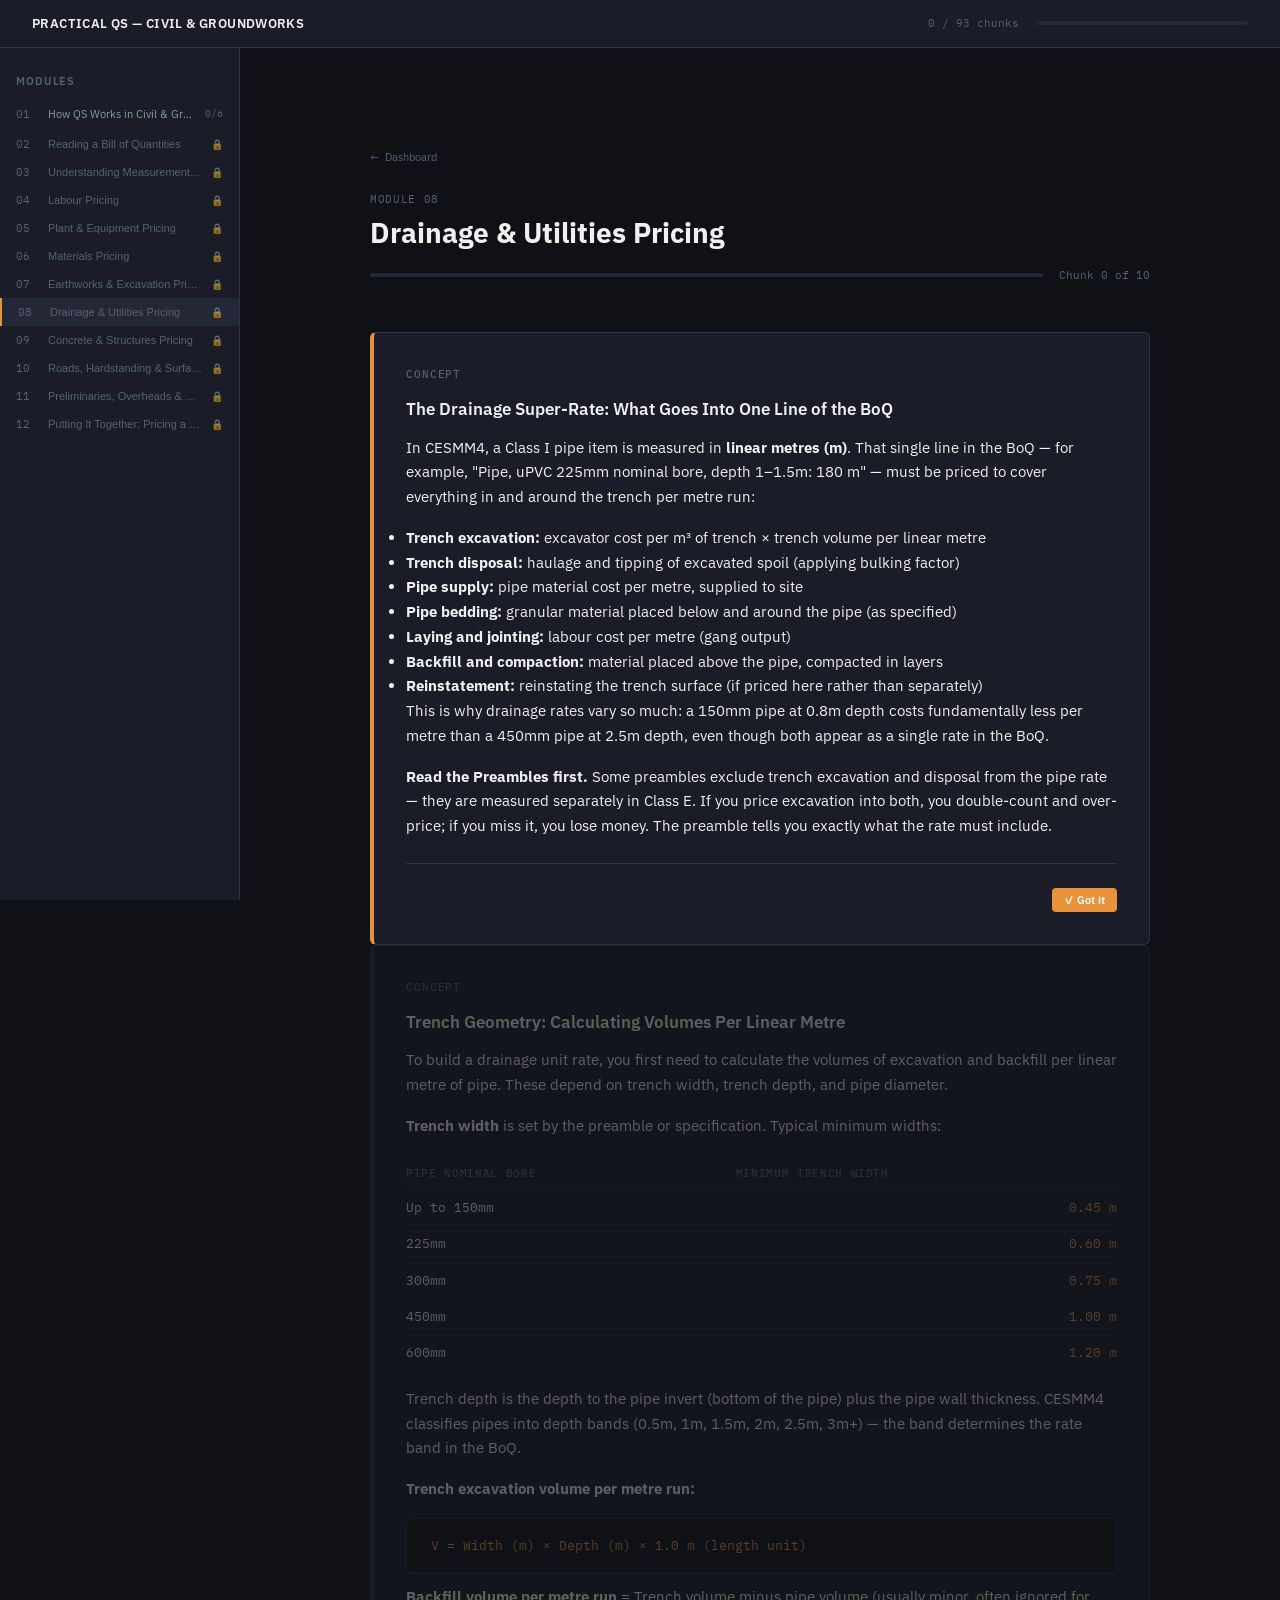
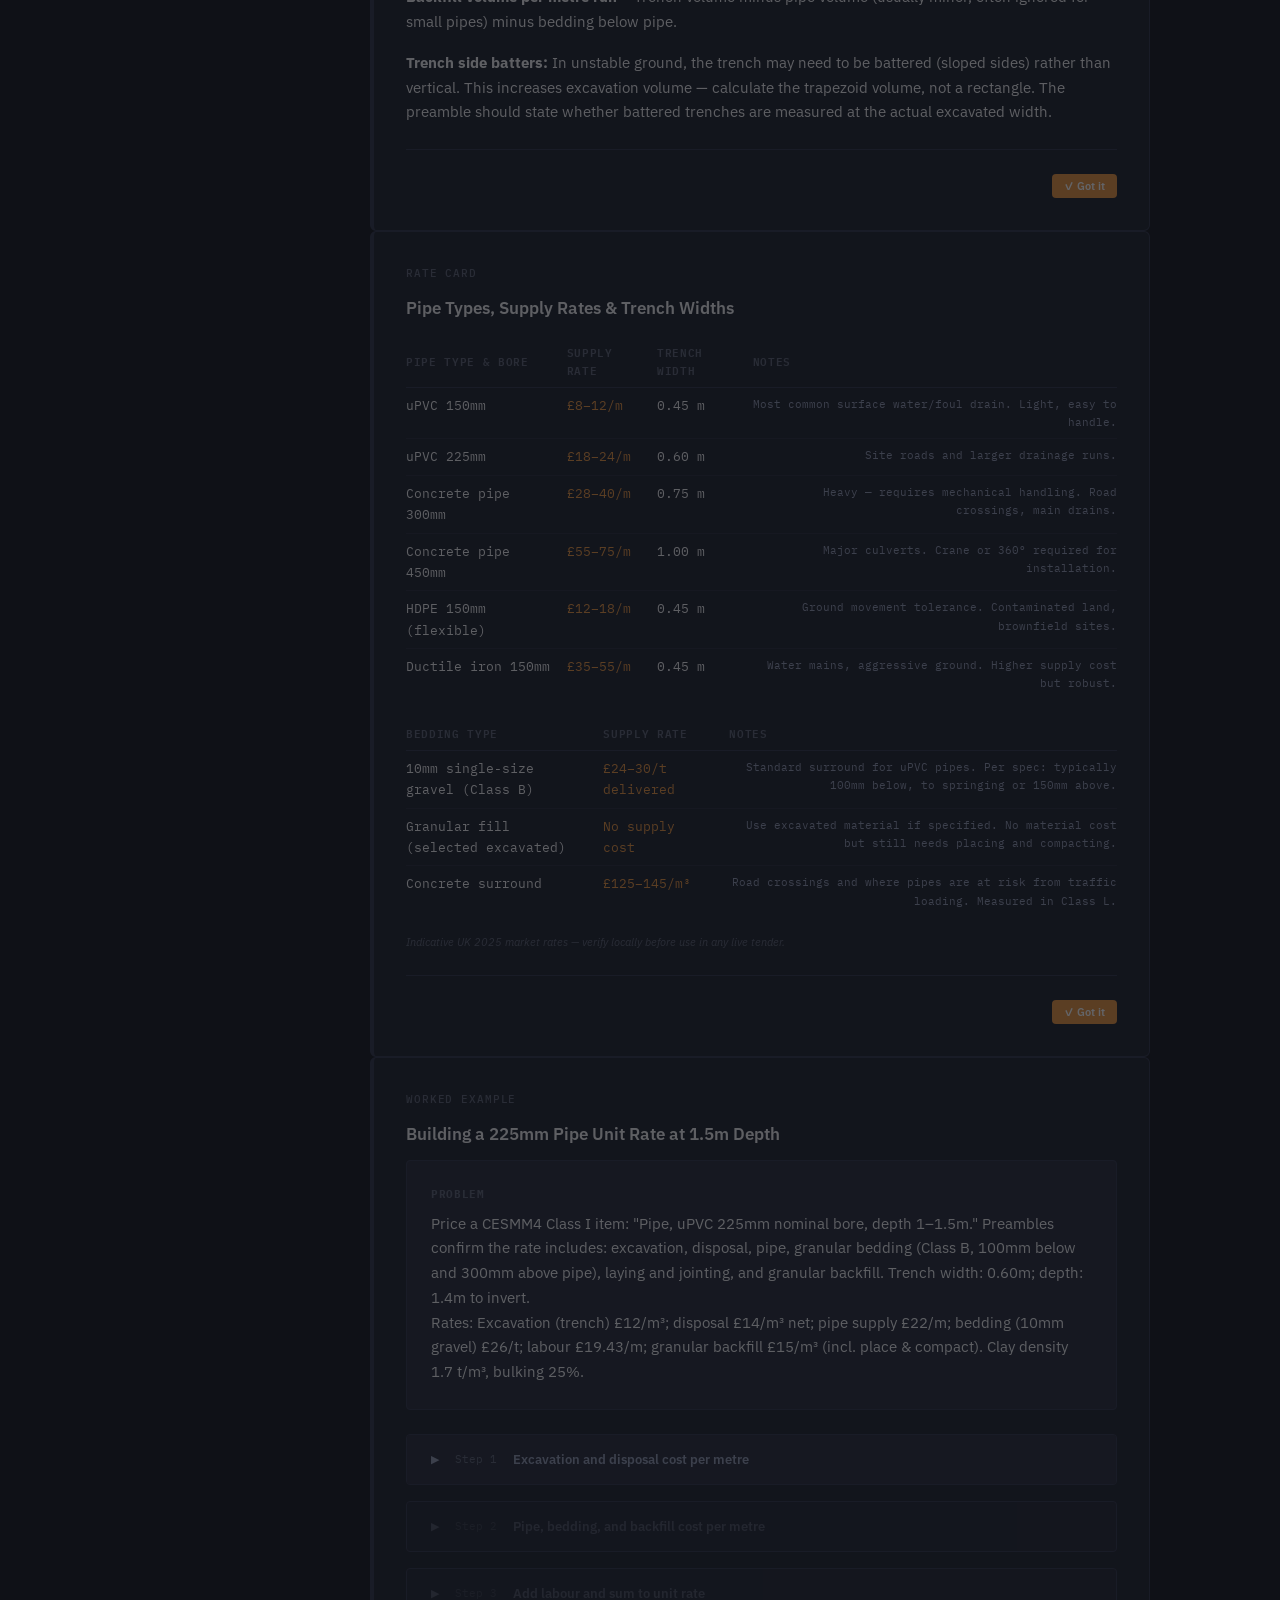
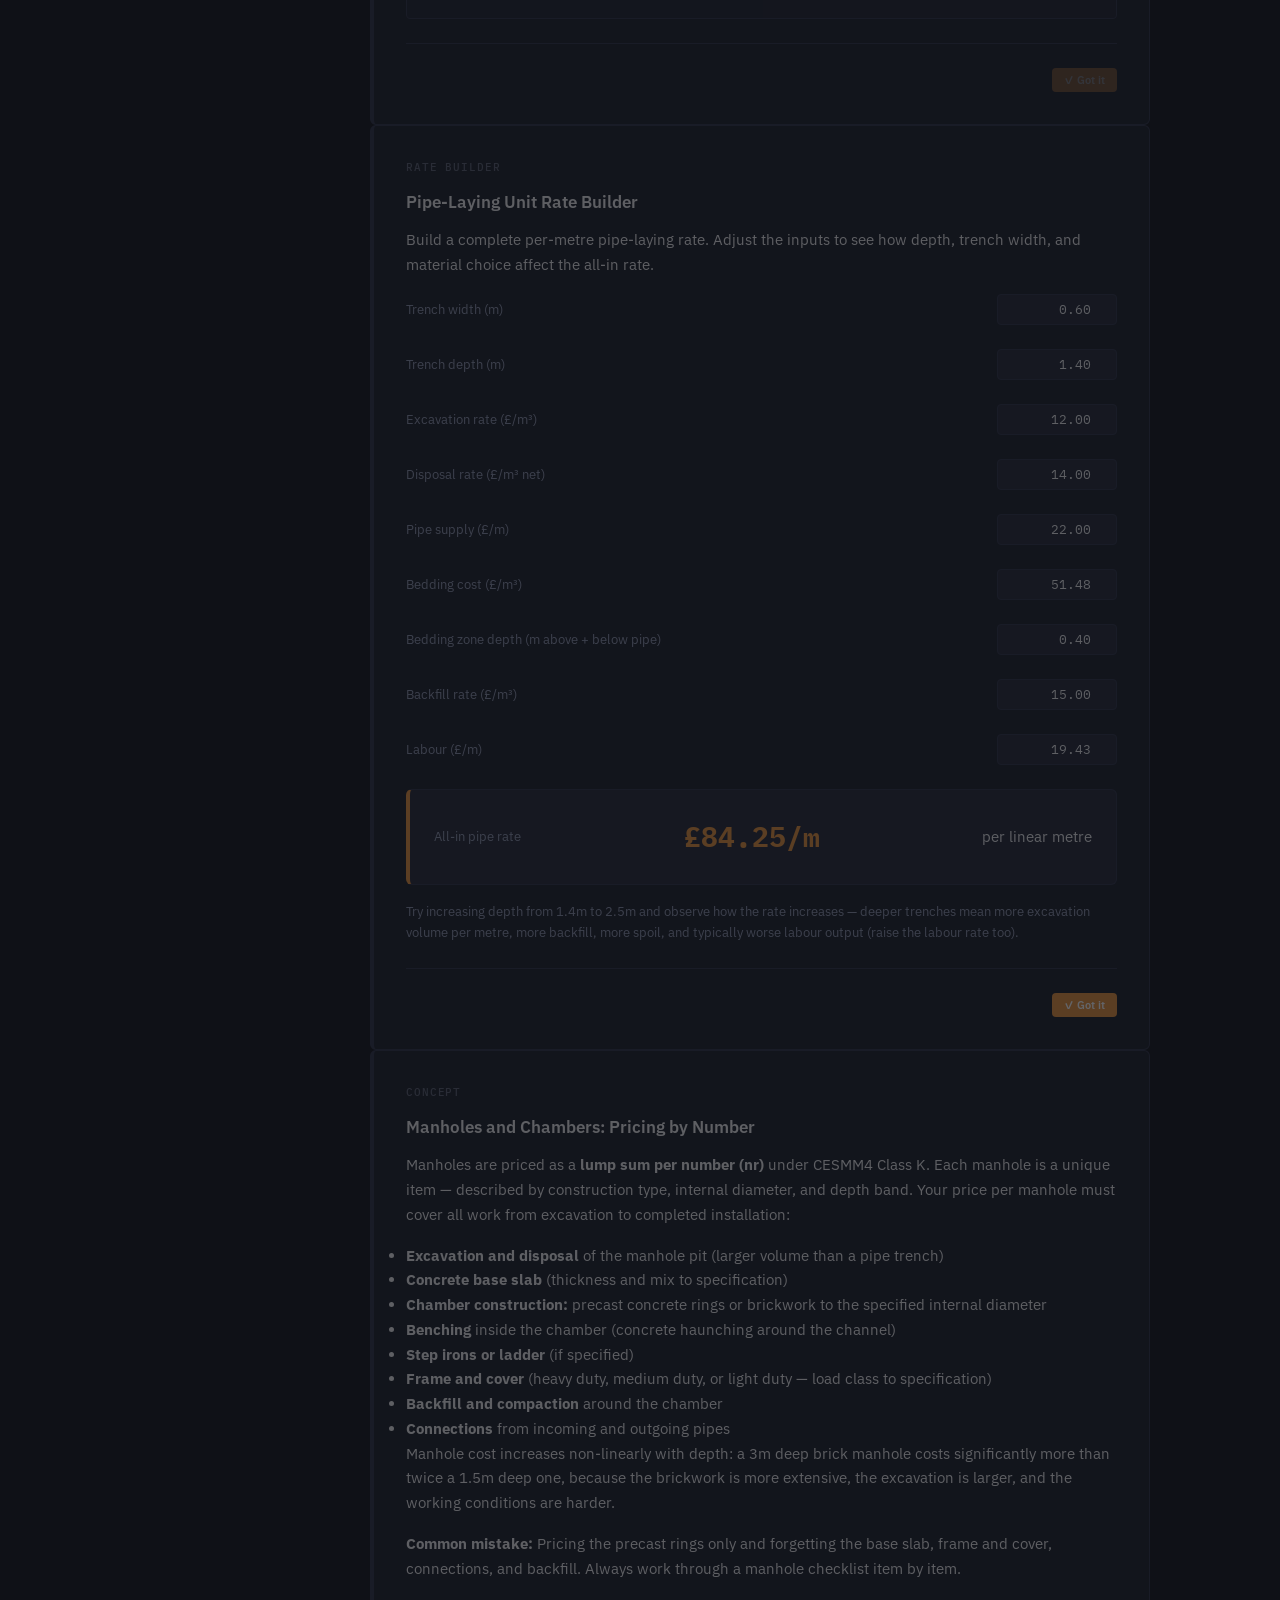
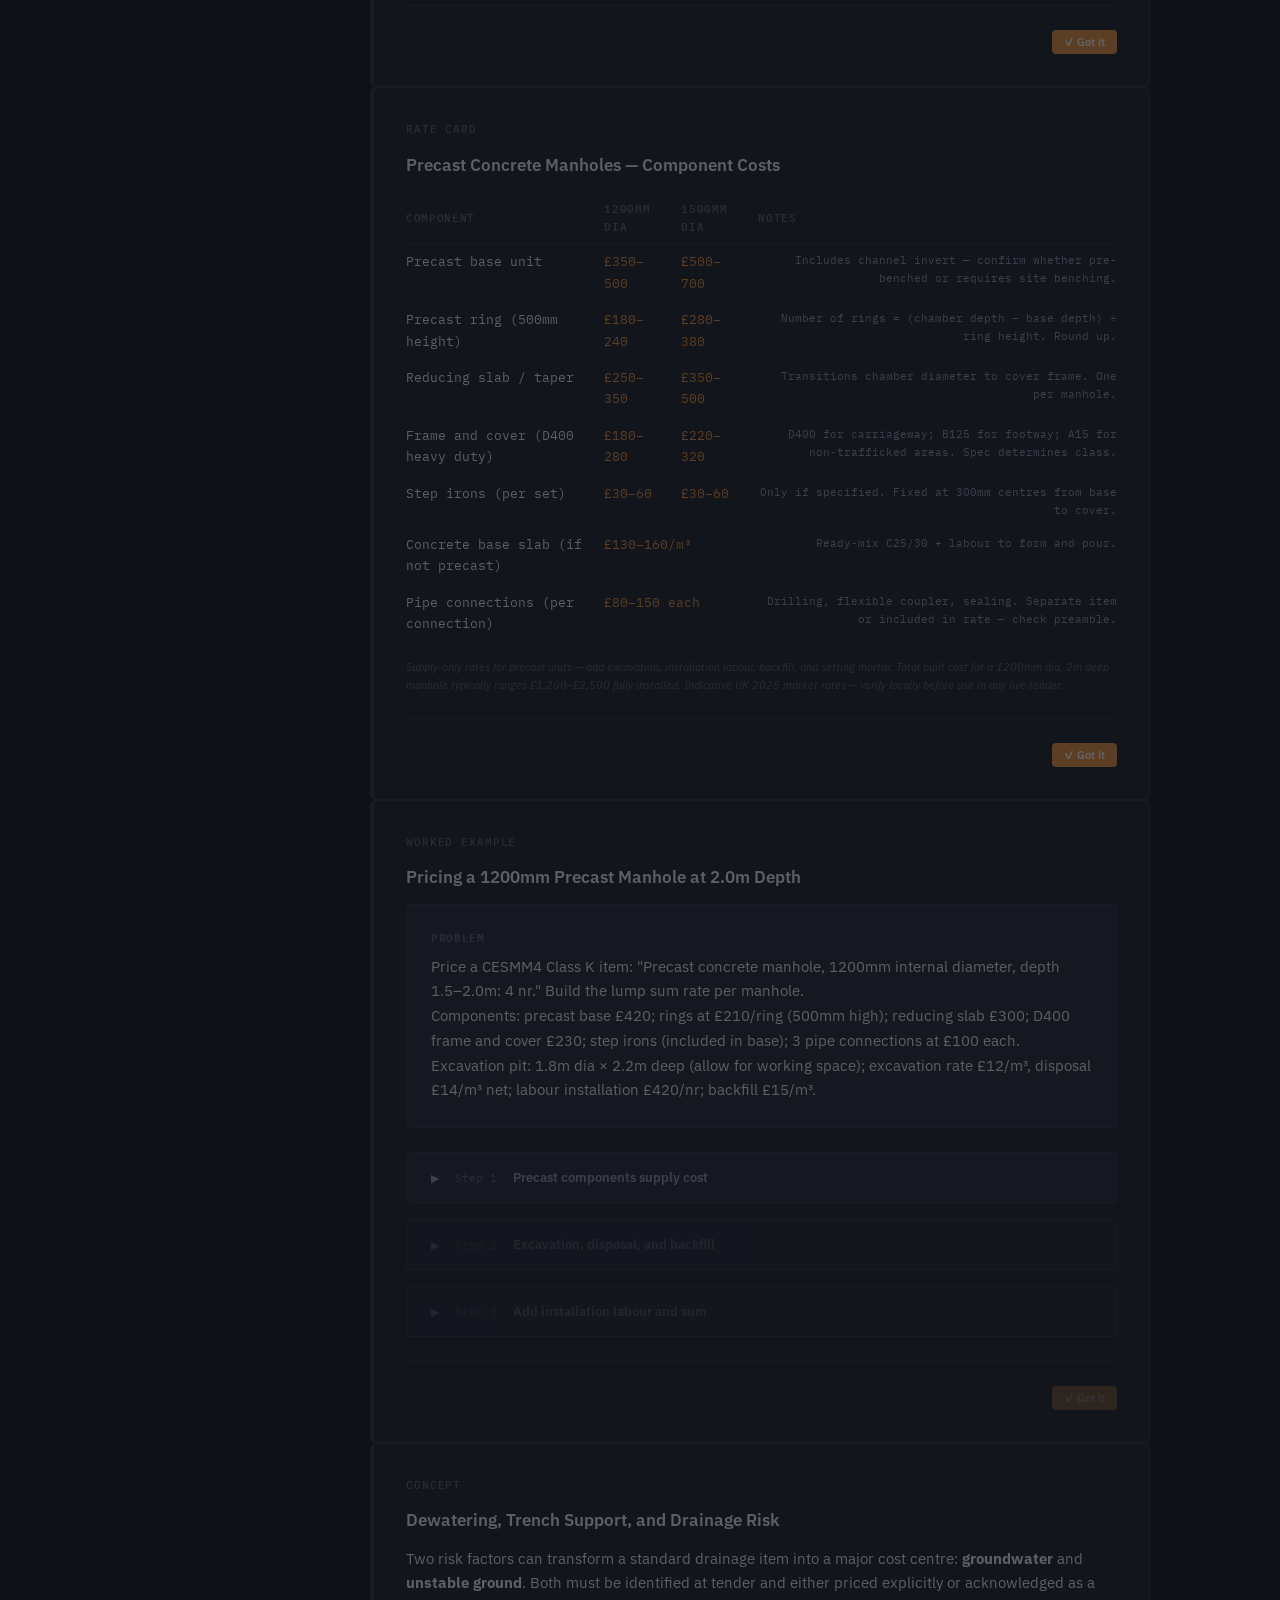
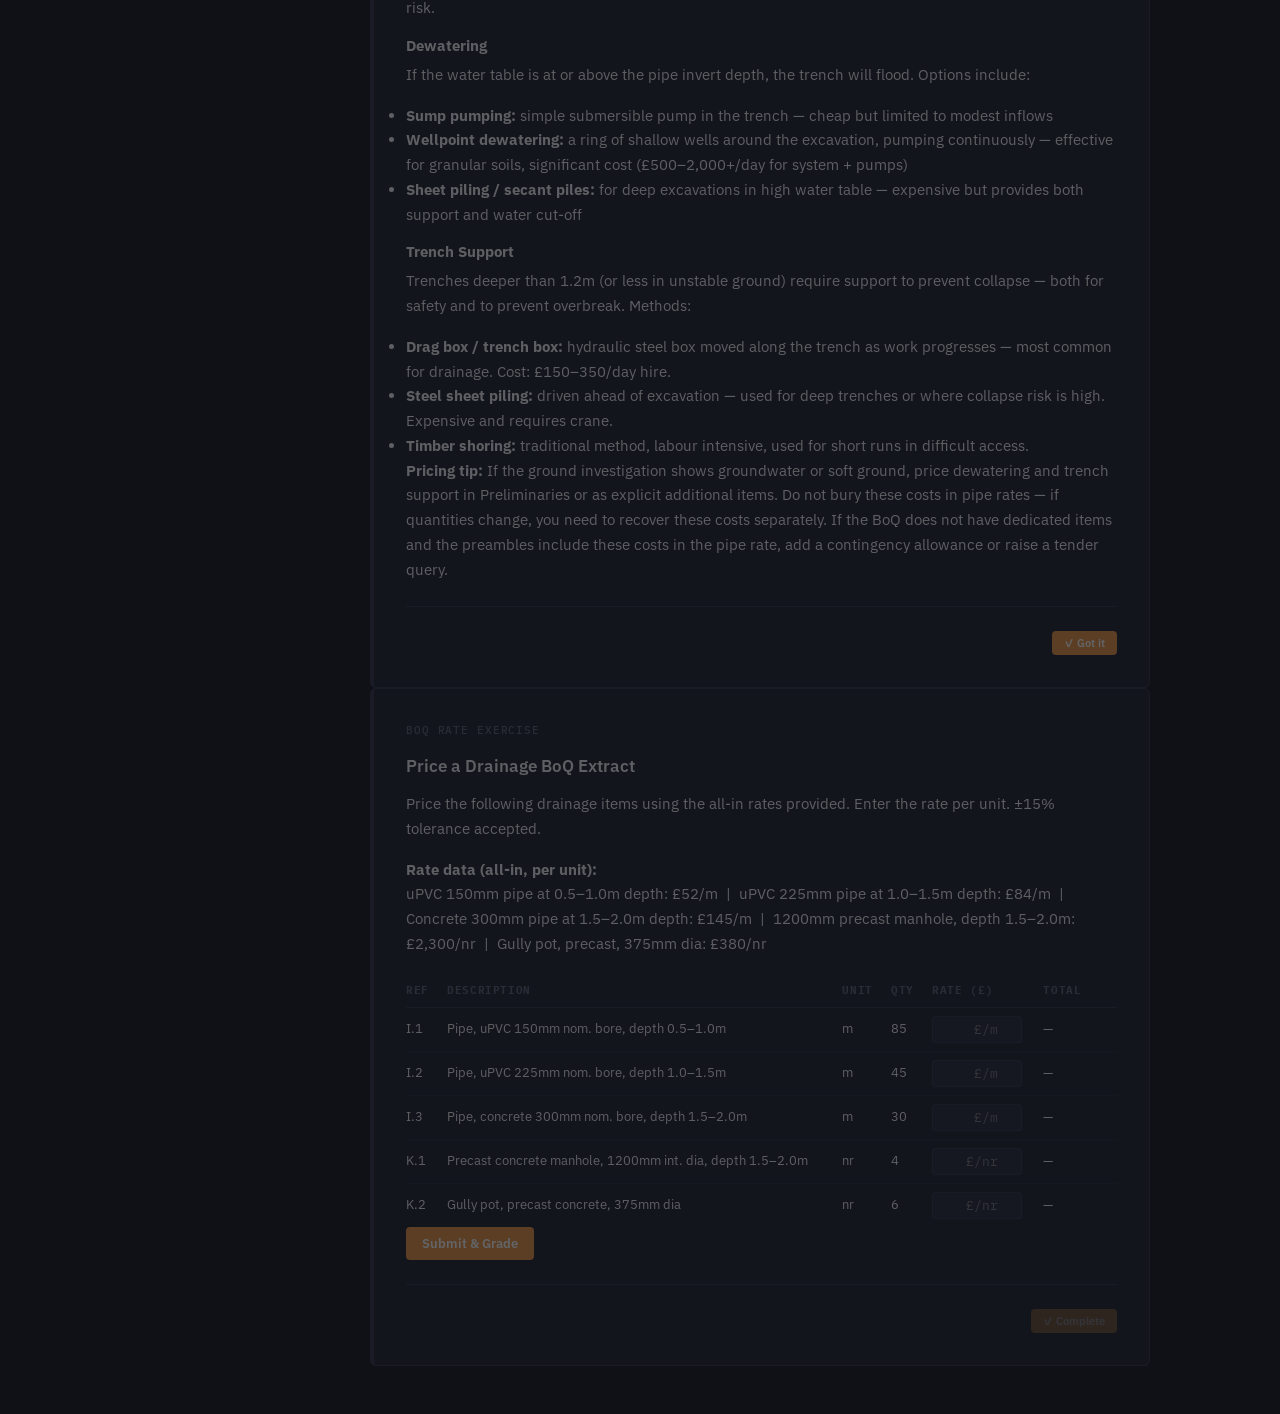
<file: modules/module-08.html>
<!DOCTYPE html>
<html lang="en">
<head>
  <meta charset="UTF-8">
  <meta name="viewport" content="width=device-width, initial-scale=1.0">
  <title>Module 08 — Drainage &amp; Utilities Pricing | Practical QS</title>
  <link rel="stylesheet" href="../css/main.css">
  <link rel="stylesheet" href="../css/module.css">
</head>
<body>

<div class="layout">

  <header class="topbar">
    <span class="topbar__title">Practical QS — Civil &amp; Groundworks</span>
    <div class="topbar__progress">
      <span class="topbar__progress-label" id="topbar-progress-label">0 / 0 chunks</span>
      <div class="progress-bar">
        <div class="progress-bar__fill" id="topbar-progress-fill" style="width:0%"></div>
      </div>
    </div>
  </header>

  <nav class="sidebar" aria-label="Module navigation">
    <p class="sidebar__section-label">Modules</p>
    <ul class="sidebar__nav" id="sidebar-nav"></ul>
  </nav>

  <main class="main">
    <div class="content-wrapper">

      <div class="module-header">
        <a href="../index.html" class="module-header__back">Dashboard</a>
        <p class="module-header__meta">Module 08</p>
        <h1 class="module-header__title">Drainage &amp; Utilities Pricing</h1>
        <div class="module-header__progress">
          <div class="progress-bar">
            <div class="progress-bar__fill" id="module-progress-fill" style="width:0%"></div>
          </div>
          <span class="module-header__progress-text" id="module-progress-text">Chunk 0 of 10</span>
        </div>
      </div>

      <div class="sr-banner" id="sr-banner" style="display:none;">
        <span class="sr-banner__icon">&#128218;</span>
        <div class="sr-banner__text">
          <strong id="sr-banner-count">Recap questions due</strong> from earlier modules.
        </div>
        <div class="sr-banner__actions">
          <button class="btn btn--small btn--purple" onclick="openSROverlay()">Start Review</button>
          <button class="btn btn--small btn--ghost" onclick="dismissSRBanner()">Later</button>
        </div>
      </div>

      <div class="sr-overlay" id="sr-overlay" style="display:none;">
        <div class="sr-overlay__header">
          <span class="sr-overlay__title">Spaced Repetition Review</span>
          <span class="sr-overlay__counter" id="sr-counter"></span>
        </div>
        <button class="sr-close" onclick="closeSROverlay()" title="Close">&#10005;</button>
        <div class="sr-card" id="sr-card"></div>
      </div>

      <!-- CHUNK 08-01: Concept -->
      <div class="chunk chunk--active" id="chunk-08-01" data-chunk="08-01">
        <p class="chunk__type-label">Concept</p>
        <h2 class="chunk__title">The Drainage Super-Rate: What Goes Into One Line of the BoQ</h2>
        <div class="chunk__body">
          <p>In CESMM4, a Class I pipe item is measured in <strong>linear metres (m)</strong>. That single line in the BoQ — for example, "Pipe, uPVC 225mm nominal bore, depth 1–1.5m: 180 m" — must be priced to cover everything in and around the trench per metre run:</p>
          <ul class="content-list">
            <li><strong>Trench excavation:</strong> excavator cost per m³ of trench × trench volume per linear metre</li>
            <li><strong>Trench disposal:</strong> haulage and tipping of excavated spoil (applying bulking factor)</li>
            <li><strong>Pipe supply:</strong> pipe material cost per metre, supplied to site</li>
            <li><strong>Pipe bedding:</strong> granular material placed below and around the pipe (as specified)</li>
            <li><strong>Laying and jointing:</strong> labour cost per metre (gang output)</li>
            <li><strong>Backfill and compaction:</strong> material placed above the pipe, compacted in layers</li>
            <li><strong>Reinstatement:</strong> reinstating the trench surface (if priced here rather than separately)</li>
          </ul>
          <p>This is why drainage rates vary so much: a 150mm pipe at 0.8m depth costs fundamentally less per metre than a 450mm pipe at 2.5m depth, even though both appear as a single rate in the BoQ.</p>
          <div class="callout callout--warning">
            <strong>Read the Preambles first.</strong> Some preambles exclude trench excavation and disposal from the pipe rate — they are measured separately in Class E. If you price excavation into both, you double-count and over-price; if you miss it, you lose money. The preamble tells you exactly what the rate must include.
          </div>
        </div>
        <div class="chunk__footer">
          <button class="btn btn--small btn--primary mark-complete-btn" data-chunk="08-01"
            onclick="handleMarkComplete('08-01')">&#10003; Got it</button>
        </div>
      </div>

      <!-- CHUNK 08-02: Concept -->
      <div class="chunk chunk--locked" id="chunk-08-02" data-chunk="08-02">
        <p class="chunk__type-label">Concept</p>
        <h2 class="chunk__title">Trench Geometry: Calculating Volumes Per Linear Metre</h2>
        <div class="chunk__body">
          <p>To build a drainage unit rate, you first need to calculate the volumes of excavation and backfill per linear metre of pipe. These depend on trench width, trench depth, and pipe diameter.</p>
          <p><strong>Trench width</strong> is set by the preamble or specification. Typical minimum widths:</p>
          <table class="rate-table">
            <thead><tr><th>Pipe Nominal Bore</th><th>Minimum Trench Width</th></tr></thead>
            <tbody>
              <tr><td>Up to 150mm</td><td style="color:var(--accent);">0.45 m</td></tr>
              <tr><td>225mm</td><td style="color:var(--accent);">0.60 m</td></tr>
              <tr><td>300mm</td><td style="color:var(--accent);">0.75 m</td></tr>
              <tr><td>450mm</td><td style="color:var(--accent);">1.00 m</td></tr>
              <tr><td>600mm</td><td style="color:var(--accent);">1.20 m</td></tr>
            </tbody>
          </table>
          <p style="margin-top:12px;">Trench depth is the depth to the pipe invert (bottom of the pipe) plus the pipe wall thickness. CESMM4 classifies pipes into depth bands (0.5m, 1m, 1.5m, 2m, 2.5m, 3m+) — the band determines the rate band in the BoQ.</p>
          <p><strong>Trench excavation volume per metre run:</strong></p>
          <div class="step__formula" style="margin:12px 0;">
            V = Width (m) × Depth (m) × 1.0 m (length unit)
          </div>
          <p><strong>Backfill volume per metre run</strong> = Trench volume minus pipe volume (usually minor, often ignored for small pipes) minus bedding below pipe.</p>
          <div class="callout callout--info">
            <strong>Trench side batters:</strong> In unstable ground, the trench may need to be battered (sloped sides) rather than vertical. This increases excavation volume — calculate the trapezoid volume, not a rectangle. The preamble should state whether battered trenches are measured at the actual excavated width.
          </div>
        </div>
        <div class="chunk__footer">
          <button class="btn btn--small btn--primary mark-complete-btn" data-chunk="08-02"
            onclick="handleMarkComplete('08-02')">&#10003; Got it</button>
        </div>
      </div>

      <!-- CHUNK 08-03: Rate Card -->
      <div class="chunk chunk--locked" id="chunk-08-03" data-chunk="08-03">
        <p class="chunk__type-label">Rate Card</p>
        <h2 class="chunk__title">Pipe Types, Supply Rates &amp; Trench Widths</h2>
        <div class="chunk__body">
          <table class="rate-table">
            <thead><tr><th>Pipe Type &amp; Bore</th><th>Supply Rate</th><th>Trench Width</th><th>Notes</th></tr></thead>
            <tbody>
              <tr>
                <td>uPVC 150mm</td>
                <td style="color:var(--accent);">£8–12/m</td>
                <td>0.45 m</td>
                <td style="color:var(--text-secondary); font-size:var(--text-xs);">Most common surface water/foul drain. Light, easy to handle.</td>
              </tr>
              <tr>
                <td>uPVC 225mm</td>
                <td style="color:var(--accent);">£18–24/m</td>
                <td>0.60 m</td>
                <td style="color:var(--text-secondary); font-size:var(--text-xs);">Site roads and larger drainage runs.</td>
              </tr>
              <tr>
                <td>Concrete pipe 300mm</td>
                <td style="color:var(--accent);">£28–40/m</td>
                <td>0.75 m</td>
                <td style="color:var(--text-secondary); font-size:var(--text-xs);">Heavy — requires mechanical handling. Road crossings, main drains.</td>
              </tr>
              <tr>
                <td>Concrete pipe 450mm</td>
                <td style="color:var(--accent);">£55–75/m</td>
                <td>1.00 m</td>
                <td style="color:var(--text-secondary); font-size:var(--text-xs);">Major culverts. Crane or 360° required for installation.</td>
              </tr>
              <tr>
                <td>HDPE 150mm (flexible)</td>
                <td style="color:var(--accent);">£12–18/m</td>
                <td>0.45 m</td>
                <td style="color:var(--text-secondary); font-size:var(--text-xs);">Ground movement tolerance. Contaminated land, brownfield sites.</td>
              </tr>
              <tr>
                <td>Ductile iron 150mm</td>
                <td style="color:var(--accent);">£35–55/m</td>
                <td>0.45 m</td>
                <td style="color:var(--text-secondary); font-size:var(--text-xs);">Water mains, aggressive ground. Higher supply cost but robust.</td>
              </tr>
            </tbody>
          </table>
          <table class="rate-table" style="margin-top:16px;">
            <thead><tr><th>Bedding Type</th><th>Supply Rate</th><th>Notes</th></tr></thead>
            <tbody>
              <tr>
                <td>10mm single-size gravel (Class B)</td>
                <td style="color:var(--accent);">£24–30/t delivered</td>
                <td style="color:var(--text-secondary); font-size:var(--text-xs);">Standard surround for uPVC pipes. Per spec: typically 100mm below, to springing or 150mm above.</td>
              </tr>
              <tr>
                <td>Granular fill (selected excavated)</td>
                <td style="color:var(--accent);">No supply cost</td>
                <td style="color:var(--text-secondary); font-size:var(--text-xs);">Use excavated material if specified. No material cost but still needs placing and compacting.</td>
              </tr>
              <tr>
                <td>Concrete surround</td>
                <td style="color:var(--accent);">£125–145/m³</td>
                <td style="color:var(--text-secondary); font-size:var(--text-xs);">Road crossings and where pipes are at risk from traffic loading. Measured in Class L.</td>
              </tr>
            </tbody>
          </table>
          <p class="rate-table__disclaimer">Indicative UK 2025 market rates — verify locally before use in any live tender.</p>
        </div>
        <div class="chunk__footer">
          <button class="btn btn--small btn--primary mark-complete-btn" data-chunk="08-03"
            onclick="handleMarkComplete('08-03')">&#10003; Got it</button>
        </div>
      </div>

      <!-- CHUNK 08-04: Worked Example -->
      <div class="chunk chunk--locked" id="chunk-08-04" data-chunk="08-04">
        <p class="chunk__type-label">Worked Example</p>
        <h2 class="chunk__title">Building a 225mm Pipe Unit Rate at 1.5m Depth</h2>
        <div class="chunk__body">

          <div class="worked-example__problem">
            <strong>Problem</strong>
            Price a CESMM4 Class I item: "Pipe, uPVC 225mm nominal bore, depth 1–1.5m." Preambles confirm the rate includes: excavation, disposal, pipe, granular bedding (Class B, 100mm below and 300mm above pipe), laying and jointing, and granular backfill. Trench width: 0.60m; depth: 1.4m to invert.
            <br>Rates: Excavation (trench) £12/m³; disposal £14/m³ net; pipe supply £22/m; bedding (10mm gravel) £26/t; labour £19.43/m; granular backfill £15/m³ (incl. place &amp; compact). Clay density 1.7 t/m³, bulking 25%.
          </div>

          <div class="worked-example__steps" id="steps-08-04">

            <div class="step" id="step-08-04-1">
              <button class="step__trigger" onclick="revealStep('08-04', 1)">
                <span class="step__trigger-icon">&#9654;</span>
                <span class="step__trigger-num">Step 1</span>
                <span class="step__trigger-label">Excavation and disposal cost per metre</span>
              </button>
              <div class="step__content">
                <div class="step__formula">
                  Trench volume/m:   0.60m wide × 1.40m deep × 1m = 0.840 m³/m<br>
                  <br>
                  Excavation:        0.840 m³/m × £12/m³       = £10.08/m<br>
                  Disposal:          0.840 m³/m × £14/m³ net   = £11.76/m<br>
                  ───────────────────────────────────────────────────────<br>
                  Excav. + disposal: £21.84/m
                </div>
                <p style="margin-top:12px;">The disposal rate of £14/m³ is already expressed as per m³ net BoQ volume (the calculation to convert loose volume is done when building that rate). Here we apply it directly to the trench volume.</p>
              </div>
            </div>

            <div class="step" id="step-08-04-2">
              <button class="step__trigger" disabled onclick="revealStep('08-04', 2)">
                <span class="step__trigger-icon">&#9654;</span>
                <span class="step__trigger-num">Step 2</span>
                <span class="step__trigger-label">Pipe, bedding, and backfill cost per metre</span>
              </button>
              <div class="step__content">
                <div class="step__formula">
                  Pipe supply:         1m × £22/m                   = £22.00/m<br>
                  <br>
                  Bedding volume/m:    0.60m × (0.10 + 0.30)m = 0.240 m³/m<br>
                  Bedding cost/m³:     £26/t × 1.8 t/m³ × 1.10 wastage = £51.48/m³<br>
                  Bedding cost/m:      0.240 × £51.48             = £12.36/m<br>
                  <br>
                  Backfill volume/m:   0.840 − 0.240 − 0.025* = ~0.575 m³/m<br>
                  (*pipe cross-section ~0.025m² for 225mm OD, minor adjustment)<br>
                  Backfill cost/m:     0.575 × £15              = £8.63/m<br>
                  ─────────────────────────────────────────────────────────<br>
                  Materials + fill:    £22.00 + £12.36 + £8.63  = £42.99/m
                </div>
                <p style="margin-top:12px;">Note the bedding volume assumes 100mm (0.10m) below the pipe and 300mm (0.30m) above, full trench width. In practice, check the specification drawing for the exact bedding zone detail.</p>
              </div>
            </div>

            <div class="step" id="step-08-04-3">
              <button class="step__trigger" disabled onclick="revealStep('08-04', 3)">
                <span class="step__trigger-icon">&#9654;</span>
                <span class="step__trigger-num">Step 3</span>
                <span class="step__trigger-label">Add labour and sum to unit rate</span>
              </button>
              <div class="step__content">
                <div class="step__formula">
                  Excavation + disposal:  £21.84/m<br>
                  Pipe supply:            £22.00/m<br>
                  Bedding:                £12.36/m<br>
                  Backfill:               £ 8.63/m<br>
                  Labour:                 £19.43/m<br>
                  ─────────────────────────────────<br>
                  <strong>Unit rate:              £84.26/m</strong>
                </div>
                <p style="margin-top:12px;">This full rate for a 225mm uPVC pipe at 1.4m depth would appear in the BoQ as a single number. If you forgot to include the excavation or the bedding, the rate would be dangerously low. Breaking it into components like this ensures you never miss a cost element.</p>
              </div>
            </div>

          </div>
        </div>
        <div class="chunk__footer">
          <button class="btn btn--small btn--primary mark-complete-btn" data-chunk="08-04" disabled
            onclick="handleMarkComplete('08-04')">&#10003; Got it</button>
        </div>
      </div>

      <!-- CHUNK 08-05: Rate Builder -->
      <div class="chunk chunk--locked" id="chunk-08-05" data-chunk="08-05">
        <p class="chunk__type-label">Rate Builder</p>
        <h2 class="chunk__title">Pipe-Laying Unit Rate Builder</h2>
        <div class="chunk__body">
          <p>Build a complete per-metre pipe-laying rate. Adjust the inputs to see how depth, trench width, and material choice affect the all-in rate.</p>

          <div class="rate-builder" id="rb-08-05">
            <div class="rate-builder__row">
              <label class="rate-builder__label">Trench width (m)</label>
              <input class="rate-builder__input" data-key="width" type="number" value="0.60" min="0.30" max="2.00" step="0.05">
            </div>
            <div class="rate-builder__row">
              <label class="rate-builder__label">Trench depth (m)</label>
              <input class="rate-builder__input" data-key="depth" type="number" value="1.40" min="0.50" max="5.00" step="0.10">
            </div>
            <div class="rate-builder__row">
              <label class="rate-builder__label">Excavation rate (£/m³)</label>
              <input class="rate-builder__input" data-key="excav" type="number" value="12.00" min="5" max="80" step="0.50">
            </div>
            <div class="rate-builder__row">
              <label class="rate-builder__label">Disposal rate (£/m³ net)</label>
              <input class="rate-builder__input" data-key="disposal" type="number" value="14.00" min="0" max="60" step="0.50">
            </div>
            <div class="rate-builder__row">
              <label class="rate-builder__label">Pipe supply (£/m)</label>
              <input class="rate-builder__input" data-key="pipe" type="number" value="22.00" min="5" max="200" step="0.50">
            </div>
            <div class="rate-builder__row">
              <label class="rate-builder__label">Bedding cost (£/m³)</label>
              <input class="rate-builder__input" data-key="bedding_rate" type="number" value="51.48" min="0" max="200" step="0.50">
            </div>
            <div class="rate-builder__row">
              <label class="rate-builder__label">Bedding zone depth (m above + below pipe)</label>
              <input class="rate-builder__input" data-key="bedding_depth" type="number" value="0.40" min="0.10" max="1.00" step="0.05">
            </div>
            <div class="rate-builder__row">
              <label class="rate-builder__label">Backfill rate (£/m³)</label>
              <input class="rate-builder__input" data-key="backfill" type="number" value="15.00" min="0" max="50" step="0.50">
            </div>
            <div class="rate-builder__row">
              <label class="rate-builder__label">Labour (£/m)</label>
              <input class="rate-builder__input" data-key="labour" type="number" value="19.43" min="5" max="150" step="0.50">
            </div>
            <div class="rate-builder__result">
              <span class="rate-builder__result-label">All-in pipe rate</span>
              <span class="rate-builder__result-value" id="rb-08-05-result">£—</span>
              <span class="rate-builder__result-unit">per linear metre</span>
            </div>
          </div>

          <p style="margin-top:16px; color:var(--text-secondary); font-size:var(--text-sm);">
            Try increasing depth from 1.4m to 2.5m and observe how the rate increases — deeper trenches mean more excavation volume per metre, more backfill, more spoil, and typically worse labour output (raise the labour rate too).
          </p>
        </div>
        <div class="chunk__footer">
          <button class="btn btn--small btn--primary mark-complete-btn" data-chunk="08-05"
            onclick="handleMarkComplete('08-05')">&#10003; Got it</button>
        </div>
      </div>

      <!-- CHUNK 08-06: Concept -->
      <div class="chunk chunk--locked" id="chunk-08-06" data-chunk="08-06">
        <p class="chunk__type-label">Concept</p>
        <h2 class="chunk__title">Manholes and Chambers: Pricing by Number</h2>
        <div class="chunk__body">
          <p>Manholes are priced as a <strong>lump sum per number (nr)</strong> under CESMM4 Class K. Each manhole is a unique item — described by construction type, internal diameter, and depth band. Your price per manhole must cover all work from excavation to completed installation:</p>
          <ul class="content-list">
            <li><strong>Excavation and disposal</strong> of the manhole pit (larger volume than a pipe trench)</li>
            <li><strong>Concrete base slab</strong> (thickness and mix to specification)</li>
            <li><strong>Chamber construction:</strong> precast concrete rings or brickwork to the specified internal diameter</li>
            <li><strong>Benching</strong> inside the chamber (concrete haunching around the channel)</li>
            <li><strong>Step irons or ladder</strong> (if specified)</li>
            <li><strong>Frame and cover</strong> (heavy duty, medium duty, or light duty — load class to specification)</li>
            <li><strong>Backfill and compaction</strong> around the chamber</li>
            <li><strong>Connections</strong> from incoming and outgoing pipes</li>
          </ul>
          <p>Manhole cost increases non-linearly with depth: a 3m deep brick manhole costs significantly more than twice a 1.5m deep one, because the brickwork is more extensive, the excavation is larger, and the working conditions are harder.</p>
          <div class="callout callout--info">
            <strong>Common mistake:</strong> Pricing the precast rings only and forgetting the base slab, frame and cover, connections, and backfill. Always work through a manhole checklist item by item.
          </div>
        </div>
        <div class="chunk__footer">
          <button class="btn btn--small btn--primary mark-complete-btn" data-chunk="08-06"
            onclick="handleMarkComplete('08-06')">&#10003; Got it</button>
        </div>
      </div>

      <!-- CHUNK 08-07: Rate Card -->
      <div class="chunk chunk--locked" id="chunk-08-07" data-chunk="08-07">
        <p class="chunk__type-label">Rate Card</p>
        <h2 class="chunk__title">Precast Concrete Manholes — Component Costs</h2>
        <div class="chunk__body">
          <table class="rate-table">
            <thead><tr><th>Component</th><th>1200mm dia</th><th>1500mm dia</th><th>Notes</th></tr></thead>
            <tbody>
              <tr>
                <td>Precast base unit</td>
                <td style="color:var(--accent);">£350–500</td>
                <td style="color:var(--accent);">£500–700</td>
                <td style="color:var(--text-secondary); font-size:var(--text-xs);">Includes channel invert — confirm whether pre-benched or requires site benching.</td>
              </tr>
              <tr>
                <td>Precast ring (500mm height)</td>
                <td style="color:var(--accent);">£180–240</td>
                <td style="color:var(--accent);">£280–380</td>
                <td style="color:var(--text-secondary); font-size:var(--text-xs);">Number of rings = (chamber depth − base depth) ÷ ring height. Round up.</td>
              </tr>
              <tr>
                <td>Reducing slab / taper</td>
                <td style="color:var(--accent);">£250–350</td>
                <td style="color:var(--accent);">£350–500</td>
                <td style="color:var(--text-secondary); font-size:var(--text-xs);">Transitions chamber diameter to cover frame. One per manhole.</td>
              </tr>
              <tr>
                <td>Frame and cover (D400 heavy duty)</td>
                <td style="color:var(--accent);">£180–280</td>
                <td style="color:var(--accent);">£220–320</td>
                <td style="color:var(--text-secondary); font-size:var(--text-xs);">D400 for carriageway; B125 for footway; A15 for non-trafficked areas. Spec determines class.</td>
              </tr>
              <tr>
                <td>Step irons (per set)</td>
                <td style="color:var(--accent);">£30–60</td>
                <td style="color:var(--accent);">£30–60</td>
                <td style="color:var(--text-secondary); font-size:var(--text-xs);">Only if specified. Fixed at 300mm centres from base to cover.</td>
              </tr>
              <tr>
                <td>Concrete base slab (if not precast)</td>
                <td colspan="2" style="color:var(--accent);">£130–160/m³</td>
                <td style="color:var(--text-secondary); font-size:var(--text-xs);">Ready-mix C25/30 + labour to form and pour.</td>
              </tr>
              <tr>
                <td>Pipe connections (per connection)</td>
                <td colspan="2" style="color:var(--accent);">£80–150 each</td>
                <td style="color:var(--text-secondary); font-size:var(--text-xs);">Drilling, flexible coupler, sealing. Separate item or included in rate — check preamble.</td>
              </tr>
            </tbody>
          </table>
          <p class="rate-table__disclaimer">Supply-only rates for precast units — add excavation, installation labour, backfill, and setting mortar. Total built cost for a 1200mm dia, 2m deep manhole typically ranges £1,200–£2,500 fully installed. Indicative UK 2025 market rates — verify locally before use in any live tender.</p>
        </div>
        <div class="chunk__footer">
          <button class="btn btn--small btn--primary mark-complete-btn" data-chunk="08-07"
            onclick="handleMarkComplete('08-07')">&#10003; Got it</button>
        </div>
      </div>

      <!-- CHUNK 08-08: Worked Example -->
      <div class="chunk chunk--locked" id="chunk-08-08" data-chunk="08-08">
        <p class="chunk__type-label">Worked Example</p>
        <h2 class="chunk__title">Pricing a 1200mm Precast Manhole at 2.0m Depth</h2>
        <div class="chunk__body">

          <div class="worked-example__problem">
            <strong>Problem</strong>
            Price a CESMM4 Class K item: "Precast concrete manhole, 1200mm internal diameter, depth 1.5–2.0m: 4 nr." Build the lump sum rate per manhole.
            <br>Components: precast base £420; rings at £210/ring (500mm high); reducing slab £300; D400 frame and cover £230; step irons (included in base); 3 pipe connections at £100 each. Excavation pit: 1.8m dia × 2.2m deep (allow for working space); excavation rate £12/m³, disposal £14/m³ net; labour installation £420/nr; backfill £15/m³.
          </div>

          <div class="worked-example__steps" id="steps-08-08">

            <div class="step" id="step-08-08-1">
              <button class="step__trigger" onclick="revealStep('08-08', 1)">
                <span class="step__trigger-icon">&#9654;</span>
                <span class="step__trigger-num">Step 1</span>
                <span class="step__trigger-label">Precast components supply cost</span>
              </button>
              <div class="step__content">
                <div class="step__formula">
                  Base unit:           £420<br>
                  Rings: (2.0 − 0.5 base − 0.5 taper) ÷ 0.5m = 2 rings × £210 = £420<br>
                  Reducing slab:       £300<br>
                  Frame &amp; cover:       £230<br>
                  Connections: 3 × £100 = £300<br>
                  ───────────────────────────────<br>
                  Supply total:        £1,670
                </div>
                <p style="margin-top:12px;">Ring count: total depth 2.0m, minus base (0.5m) and taper (0.5m) = 1.0m of rings ÷ 0.5m per ring = 2 rings. Always sketch this out — incorrect ring count is a common error.</p>
              </div>
            </div>

            <div class="step" id="step-08-08-2">
              <button class="step__trigger" disabled onclick="revealStep('08-08', 2)">
                <span class="step__trigger-icon">&#9654;</span>
                <span class="step__trigger-num">Step 2</span>
                <span class="step__trigger-label">Excavation, disposal, and backfill</span>
              </button>
              <div class="step__content">
                <div class="step__formula">
                  Pit volume:   π × (1.8/2)² × 2.2 = π × 0.81 × 2.2 ≈ 5.60 m³<br>
                  <br>
                  Excavation:   5.60 m³ × £12/m³         = £67.20<br>
                  Disposal:     5.60 m³ × £14/m³          = £78.40<br>
                  <br>
                  Chamber volume (rings): π × (1.2/2)² × 2.0 ≈ 2.26 m³<br>
                  Backfill vol: 5.60 − 2.26 ≈ 3.34 m³<br>
                  Backfill:     3.34 m³ × £15/m³          = £50.10<br>
                  ──────────────────────────────────────────<br>
                  Excavation + disposal + backfill:  £195.70
                </div>
                <p style="margin-top:12px;">The pit is sized to allow working space around the chamber. The chamber itself displaces some backfill volume. The calculation does not need to be exact — ±10% is acceptable at tender stage. Use a consistent method and document your assumptions.</p>
              </div>
            </div>

            <div class="step" id="step-08-08-3">
              <button class="step__trigger" disabled onclick="revealStep('08-08', 3)">
                <span class="step__trigger-icon">&#9654;</span>
                <span class="step__trigger-num">Step 3</span>
                <span class="step__trigger-label">Add installation labour and sum</span>
              </button>
              <div class="step__content">
                <div class="step__formula">
                  Supply components:      £1,670.00<br>
                  Excavation + disposal:  £  145.60<br>
                  Backfill:               £   50.10<br>
                  Installation labour:    £  420.00<br>
                  ────────────────────────────────────<br>
                  <strong>Rate per manhole:     £2,285.70</strong><br>
                  <br>
                  Round to:              £2,300 nr
                </div>
                <p style="margin-top:12px;">This is the BoQ rate to enter for each 1200mm dia, 2m deep manhole. With 4 nr in the BoQ, the section total is approximately £9,200. Rates in this range (£1,500–£3,000/nr for a standard 1200mm manhole) are commercially normal for this specification.</p>
              </div>
            </div>

          </div>
        </div>
        <div class="chunk__footer">
          <button class="btn btn--small btn--primary mark-complete-btn" data-chunk="08-08" disabled
            onclick="handleMarkComplete('08-08')">&#10003; Got it</button>
        </div>
      </div>

      <!-- CHUNK 08-09: Concept -->
      <div class="chunk chunk--locked" id="chunk-08-09" data-chunk="08-09">
        <p class="chunk__type-label">Concept</p>
        <h2 class="chunk__title">Dewatering, Trench Support, and Drainage Risk</h2>
        <div class="chunk__body">
          <p>Two risk factors can transform a standard drainage item into a major cost centre: <strong>groundwater</strong> and <strong>unstable ground</strong>. Both must be identified at tender and either priced explicitly or acknowledged as a risk.</p>

          <h3 style="margin:16px 0 8px; font-size:var(--text-base);">Dewatering</h3>
          <p>If the water table is at or above the pipe invert depth, the trench will flood. Options include:</p>
          <ul class="content-list">
            <li><strong>Sump pumping:</strong> simple submersible pump in the trench — cheap but limited to modest inflows</li>
            <li><strong>Wellpoint dewatering:</strong> a ring of shallow wells around the excavation, pumping continuously — effective for granular soils, significant cost (£500–2,000+/day for system + pumps)</li>
            <li><strong>Sheet piling / secant piles:</strong> for deep excavations in high water table — expensive but provides both support and water cut-off</li>
          </ul>

          <h3 style="margin:16px 0 8px; font-size:var(--text-base);">Trench Support</h3>
          <p>Trenches deeper than 1.2m (or less in unstable ground) require support to prevent collapse — both for safety and to prevent overbreak. Methods:</p>
          <ul class="content-list">
            <li><strong>Drag box / trench box:</strong> hydraulic steel box moved along the trench as work progresses — most common for drainage. Cost: £150–350/day hire.</li>
            <li><strong>Steel sheet piling:</strong> driven ahead of excavation — used for deep trenches or where collapse risk is high. Expensive and requires crane.</li>
            <li><strong>Timber shoring:</strong> traditional method, labour intensive, used for short runs in difficult access.</li>
          </ul>

          <div class="callout callout--warning">
            <strong>Pricing tip:</strong> If the ground investigation shows groundwater or soft ground, price dewatering and trench support in Preliminaries or as explicit additional items. Do not bury these costs in pipe rates — if quantities change, you need to recover these costs separately. If the BoQ does not have dedicated items and the preambles include these costs in the pipe rate, add a contingency allowance or raise a tender query.
          </div>
        </div>
        <div class="chunk__footer">
          <button class="btn btn--small btn--primary mark-complete-btn" data-chunk="08-09"
            onclick="handleMarkComplete('08-09')">&#10003; Got it</button>
        </div>
      </div>

      <!-- CHUNK 08-10: BoQ Rate Exercise -->
      <div class="chunk chunk--locked" id="chunk-08-10" data-chunk="08-10">
        <p class="chunk__type-label">BoQ Rate Exercise</p>
        <h2 class="chunk__title">Price a Drainage BoQ Extract</h2>
        <div class="chunk__body">
          <p>Price the following drainage items using the all-in rates provided. Enter the rate per unit. ±15% tolerance accepted.</p>

          <div class="callout callout--info" style="margin-bottom:16px;">
            <strong>Rate data (all-in, per unit):</strong><br>
            uPVC 150mm pipe at 0.5–1.0m depth: £52/m &nbsp;|&nbsp;
            uPVC 225mm pipe at 1.0–1.5m depth: £84/m &nbsp;|&nbsp;
            Concrete 300mm pipe at 1.5–2.0m depth: £145/m &nbsp;|&nbsp;
            1200mm precast manhole, depth 1.5–2.0m: £2,300/nr &nbsp;|&nbsp;
            Gully pot, precast, 375mm dia: £380/nr
          </div>

          <table class="boq-table">
            <thead>
              <tr>
                <th>Ref</th>
                <th>Description</th>
                <th>Unit</th>
                <th>Qty</th>
                <th>Rate (£)</th>
                <th>Total</th>
                <th></th>
              </tr>
            </thead>
            <tbody>
              <tr>
                <td>I.1</td>
                <td>Pipe, uPVC 150mm nom. bore, depth 0.5–1.0m</td>
                <td>m</td>
                <td>85</td>
                <td><input class="boq-rate-input" id="boq-input-08-10-i1" type="number" placeholder="£/m" min="0" step="1"></td>
                <td id="boq-total-08-10-i1">—</td>
                <td id="boq-result-08-10-i1"></td>
              </tr>
              <tr>
                <td>I.2</td>
                <td>Pipe, uPVC 225mm nom. bore, depth 1.0–1.5m</td>
                <td>m</td>
                <td>45</td>
                <td><input class="boq-rate-input" id="boq-input-08-10-i2" type="number" placeholder="£/m" min="0" step="1"></td>
                <td id="boq-total-08-10-i2">—</td>
                <td id="boq-result-08-10-i2"></td>
              </tr>
              <tr>
                <td>I.3</td>
                <td>Pipe, concrete 300mm nom. bore, depth 1.5–2.0m</td>
                <td>m</td>
                <td>30</td>
                <td><input class="boq-rate-input" id="boq-input-08-10-i3" type="number" placeholder="£/m" min="0" step="1"></td>
                <td id="boq-total-08-10-i3">—</td>
                <td id="boq-result-08-10-i3"></td>
              </tr>
              <tr>
                <td>K.1</td>
                <td>Precast concrete manhole, 1200mm int. dia, depth 1.5–2.0m</td>
                <td>nr</td>
                <td>4</td>
                <td><input class="boq-rate-input" id="boq-input-08-10-k1" type="number" placeholder="£/nr" min="0" step="10"></td>
                <td id="boq-total-08-10-k1">—</td>
                <td id="boq-result-08-10-k1"></td>
              </tr>
              <tr>
                <td>K.2</td>
                <td>Gully pot, precast concrete, 375mm dia</td>
                <td>nr</td>
                <td>6</td>
                <td><input class="boq-rate-input" id="boq-input-08-10-k2" type="number" placeholder="£/nr" min="0" step="10"></td>
                <td id="boq-total-08-10-k2">—</td>
                <td id="boq-result-08-10-k2"></td>
              </tr>
            </tbody>
          </table>

          <button class="btn btn--primary" id="boq-submit-08-10" onclick="submitBoQRateExercise('08-10')">
            Submit &amp; Grade
          </button>
          <div id="boq-feedback-08-10" class="boq-feedback-panel" style="display:none;"></div>
        </div>
        <div class="chunk__footer">
          <button class="btn btn--small btn--primary mark-complete-btn" data-chunk="08-10" disabled
            onclick="handleMarkComplete('08-10')">&#10003; Complete</button>
        </div>
      </div>

      <!-- Module complete banner -->
      <div class="module-complete" id="module-complete" style="display:none;">
        <h2 class="module-complete__title">Module 08 Complete</h2>
        <p>You can now price a complete drainage BoQ section including pipes and manholes. Next: concrete and structures.</p>
        <a href="../index.html" class="btn btn--primary">Back to Dashboard &rarr;</a>
      </div>

    </div>
  </main>
</div>

<script src="../js/progress.js"></script>
<script src="../js/spaced-repetition.js"></script>
<script src="../js/exercises.js"></script>
<script src="../js/chunk-types.js"></script>
<script>
  const MODULE_ID = '08';
  const CHUNK_LIST = ['08-01','08-02','08-03','08-04','08-05','08-06','08-07','08-08','08-09','08-10'];

  const CHUNK_WE_CONFIG = {
    '08-04': { totalSteps: 3 },
    '08-08': { totalSteps: 3 },
  };

  const CHUNK_BOQ_EXERCISE_CONFIG = {
    '08-10': {
      items: [
        {
          ref: 'i1',
          description: 'uPVC 150mm pipe, depth 0.5–1.0m',
          unit: 'm',
          qty: 85,
          correctRate: 52.00,
          tolerance: 0.15,
          explanation: 'All-in rate provided: £52/m. Covers excavation, disposal, pipe supply, bedding, laying, backfill at this shallow depth.',
        },
        {
          ref: 'i2',
          description: 'uPVC 225mm pipe, depth 1.0–1.5m',
          unit: 'm',
          qty: 45,
          correctRate: 84.00,
          tolerance: 0.15,
          explanation: 'All-in rate provided: £84/m. Larger pipe, deeper trench — higher cost per metre due to greater volume of excavation and bedding.',
        },
        {
          ref: 'i3',
          description: 'Concrete 300mm pipe, depth 1.5–2.0m',
          unit: 'm',
          qty: 30,
          correctRate: 145.00,
          tolerance: 0.15,
          explanation: 'All-in rate provided: £145/m. Concrete pipe is heavier (mechanical handling required), trench is deeper and wider, and output is much lower — all combine to produce a significantly higher rate per metre.',
        },
        {
          ref: 'k1',
          description: '1200mm precast manhole, depth 1.5–2.0m',
          unit: 'nr',
          qty: 4,
          correctRate: 2300.00,
          tolerance: 0.15,
          explanation: 'All-in rate provided: £2,300/nr. A fully installed precast manhole at this depth including all components, excavation, backfill, and labour.',
        },
        {
          ref: 'k2',
          description: 'Gully pot, 375mm dia precast',
          unit: 'nr',
          qty: 6,
          correctRate: 380.00,
          tolerance: 0.15,
          explanation: 'All-in rate provided: £380/nr. Gully pots are smaller and shallower than manholes — supply, excavation, and installation all less complex.',
        },
      ],
    },
  };

  initRateBuilder('rb-08-05', function(v) {
    const trenchVol = v.width * v.depth; // per metre run
    const excavCost = trenchVol * v.excav;
    const disposalCost = trenchVol * v.disposal;
    const beddingVol = v.width * v.bedding_depth;
    const beddingCost = beddingVol * v.bedding_rate;
    const backfillVol = Math.max(0, trenchVol - beddingVol - 0.025); // subtract approx pipe section
    const backfillCost = backfillVol * v.backfill;
    return excavCost + disposalCost + v.pipe + beddingCost + backfillCost + v.labour;
  }, '£', '/m');

  initModulePage();
</script>

</body>
</html>
</file>
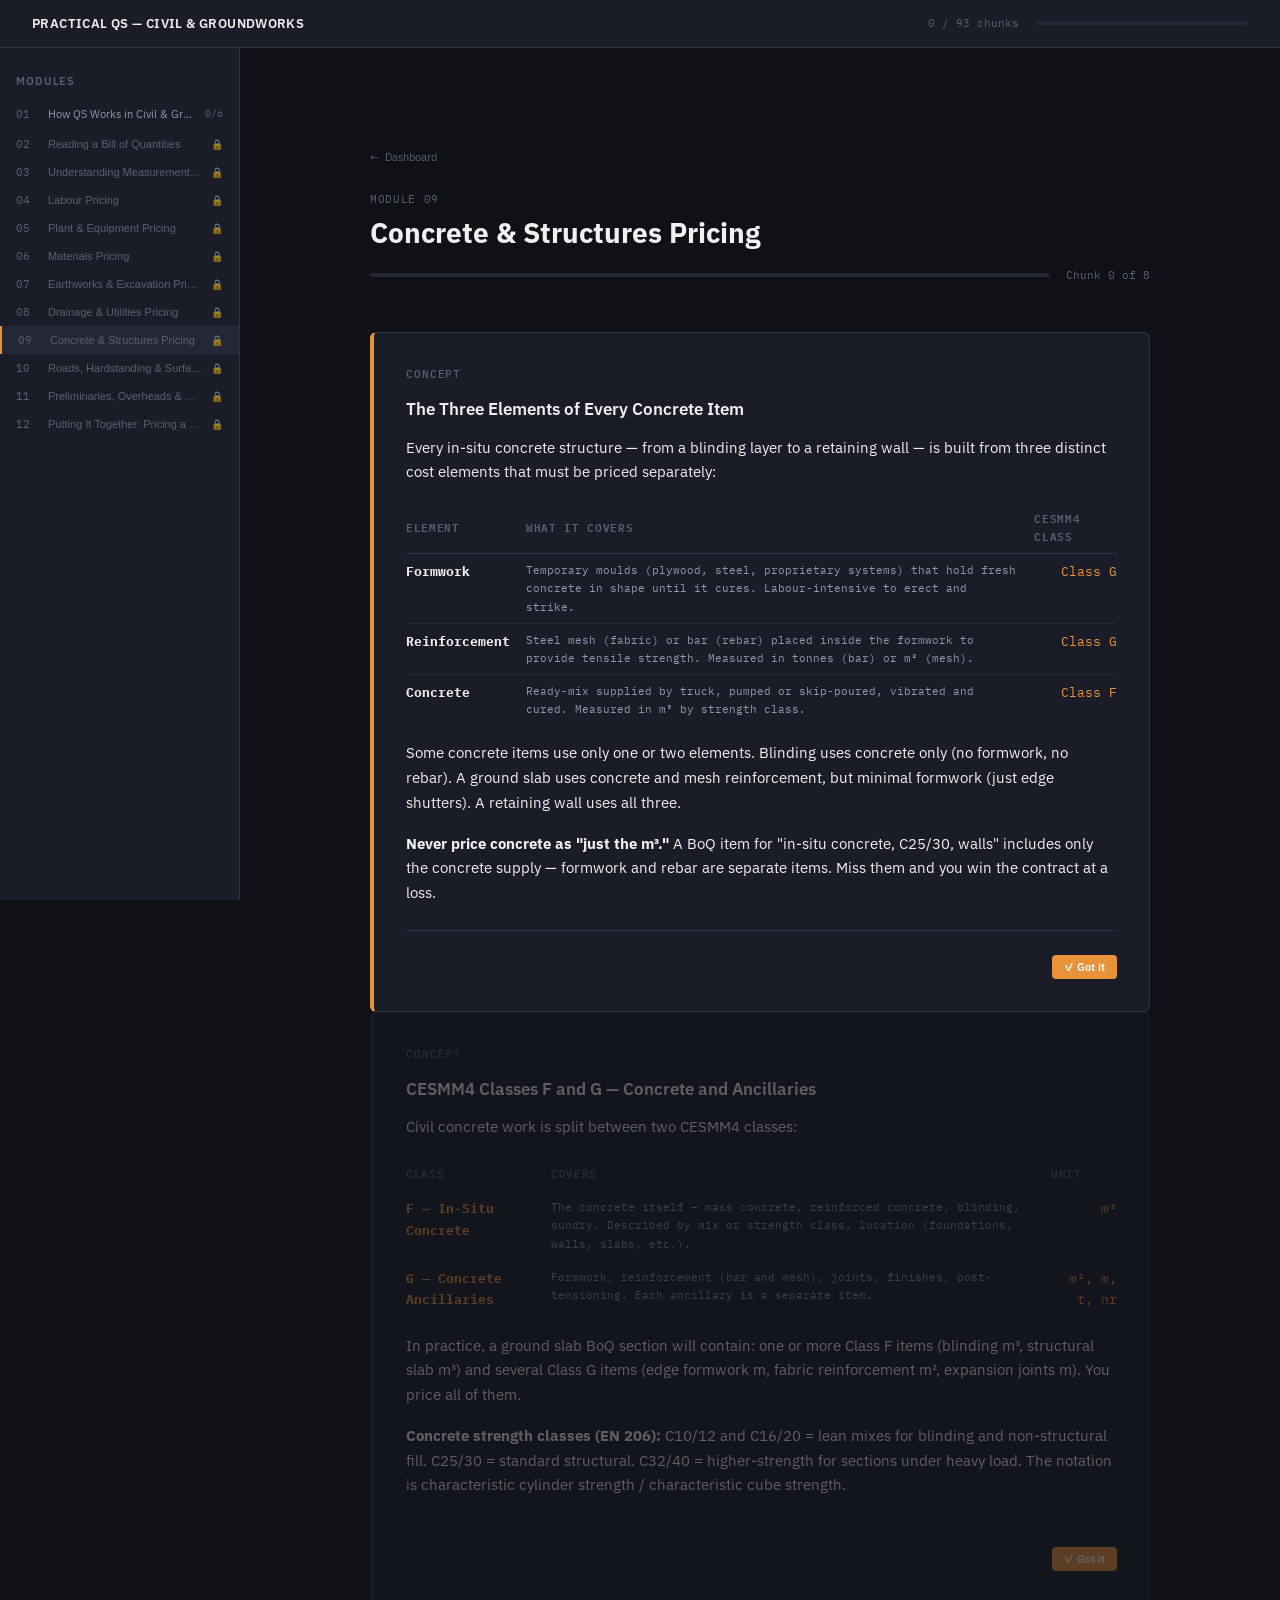
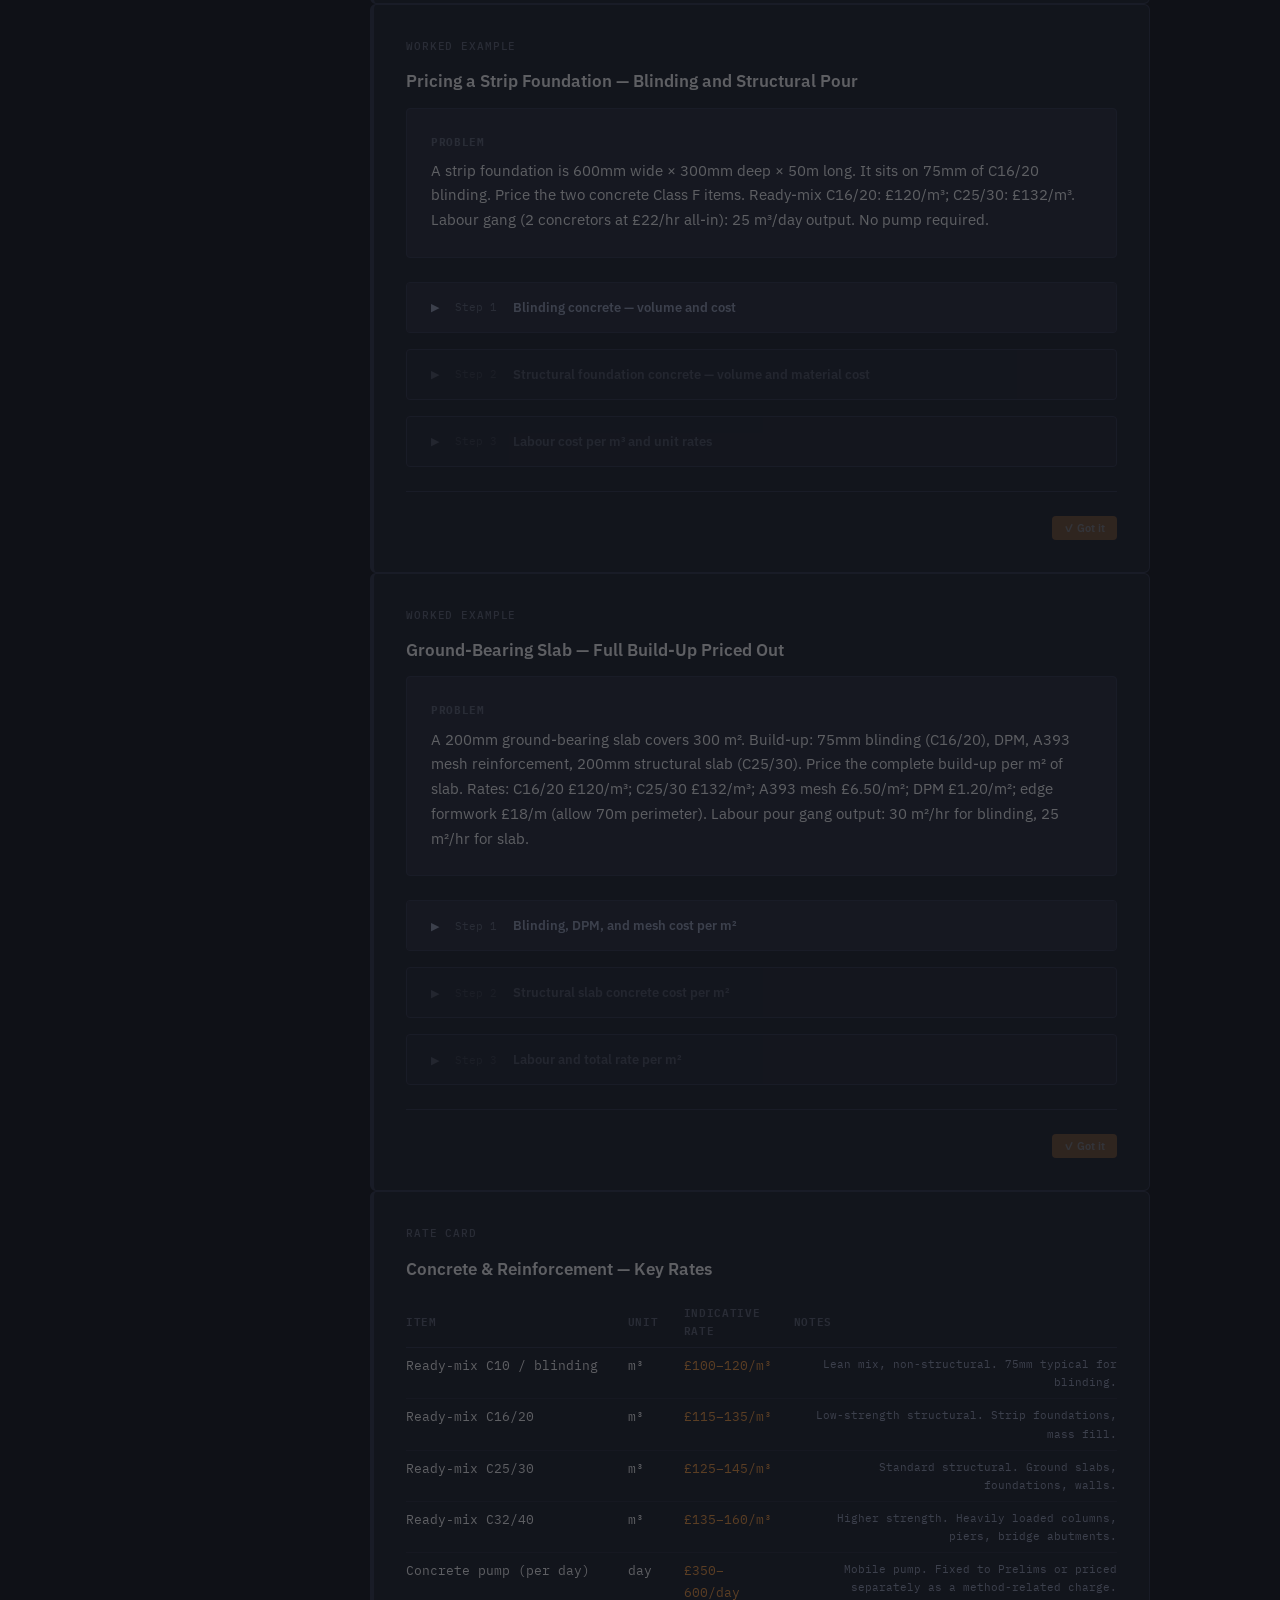
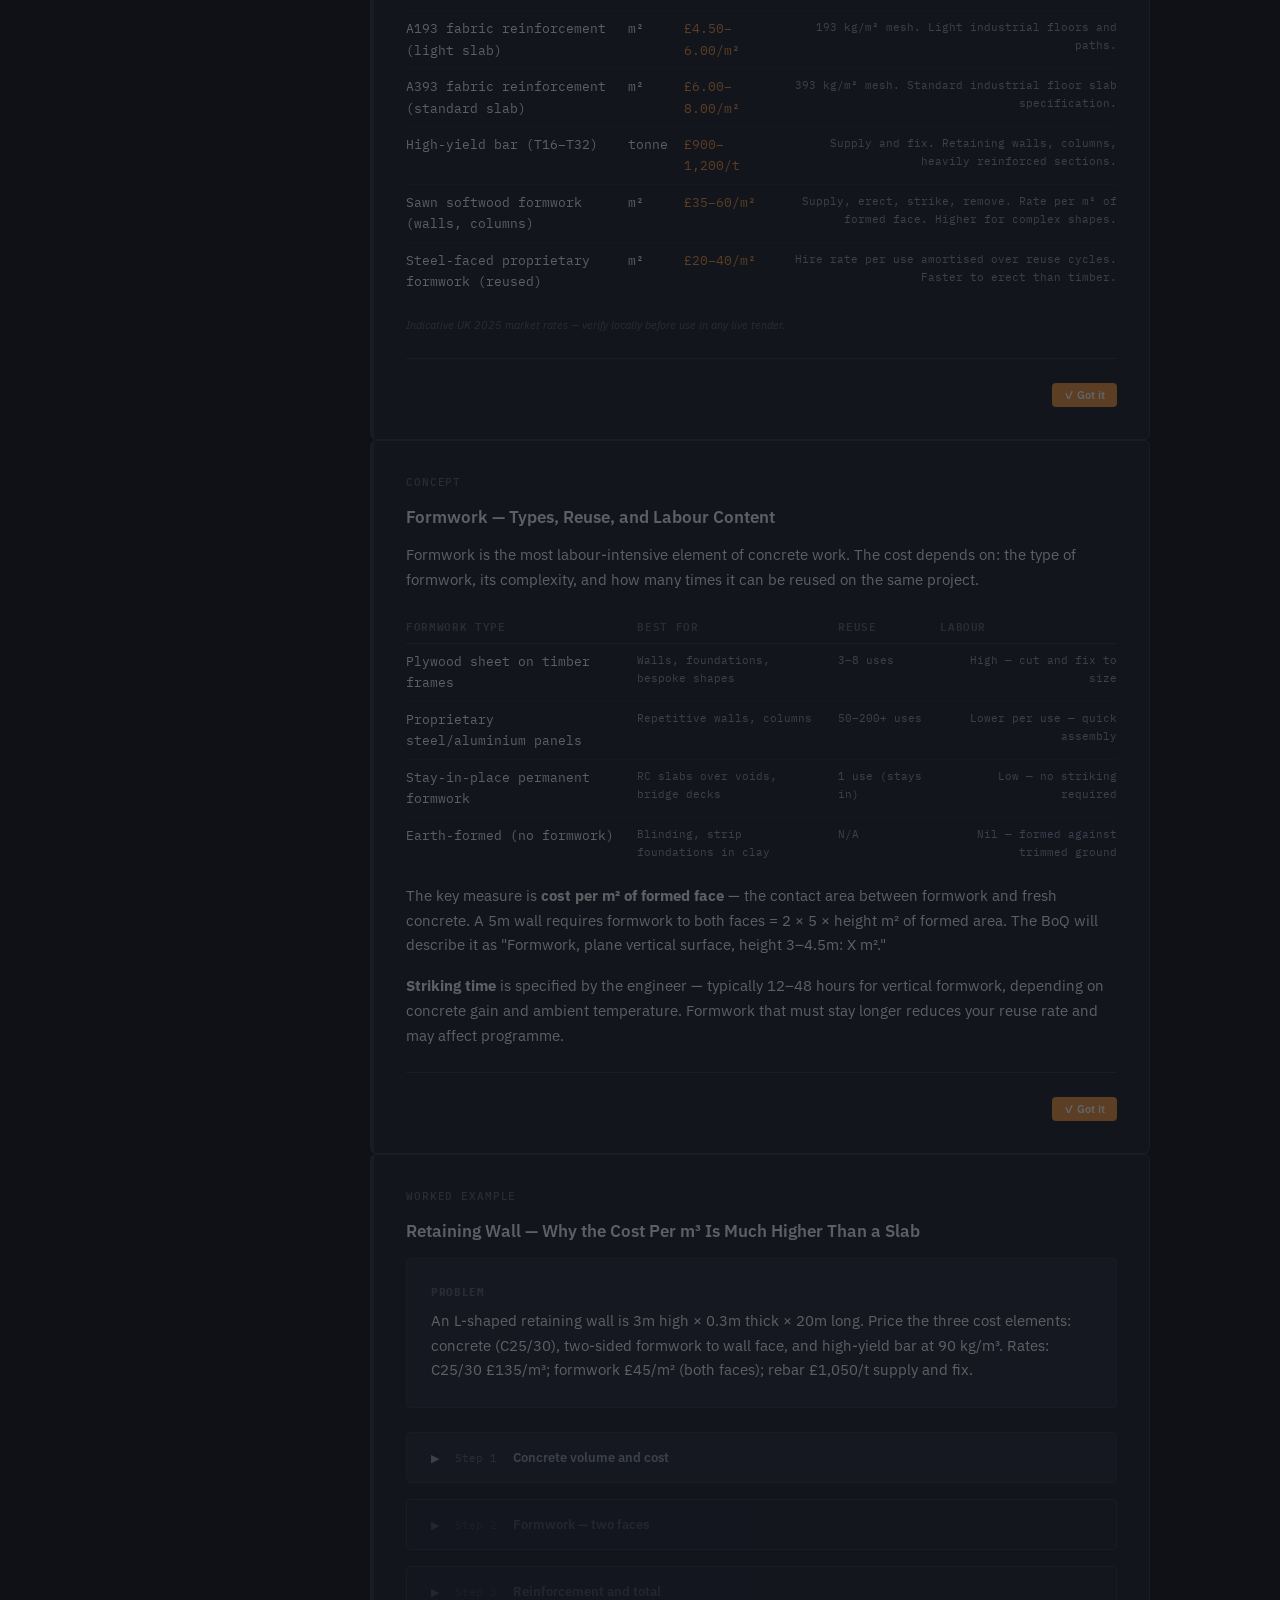
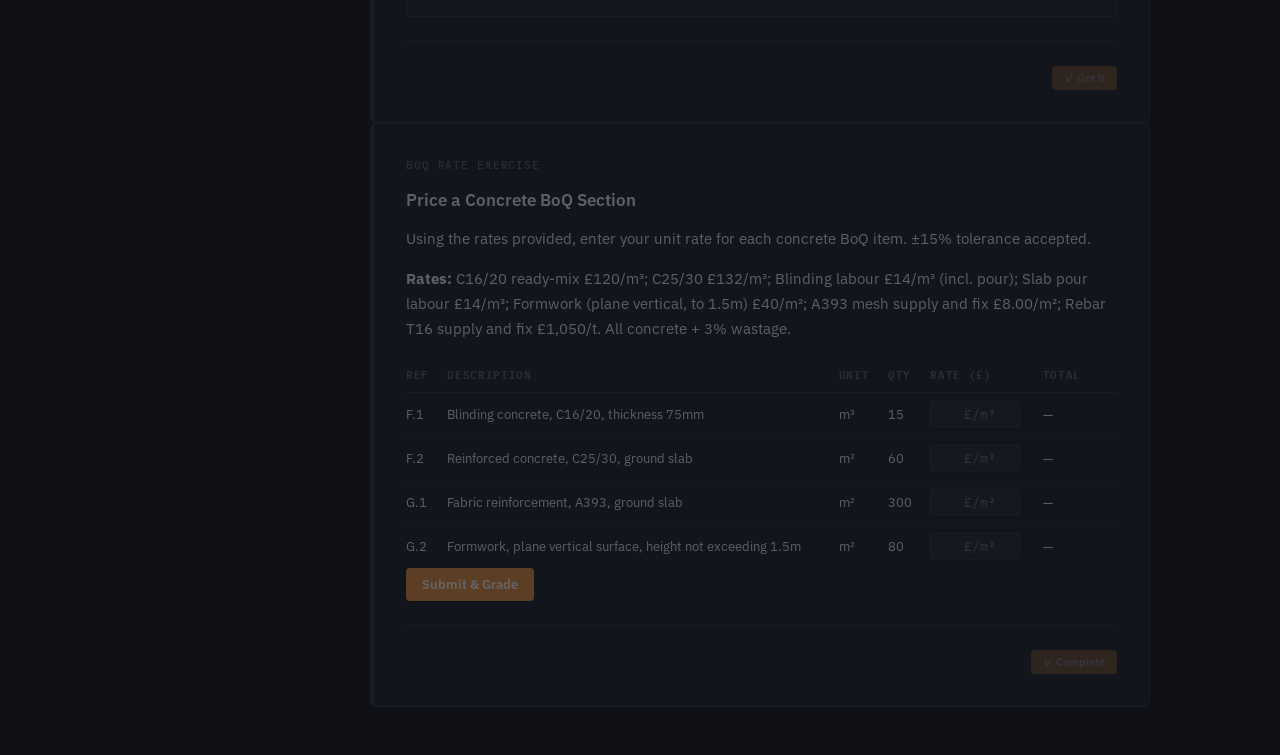
<file: modules/module-09.html>
<!DOCTYPE html>
<html lang="en">
<head>
  <meta charset="UTF-8">
  <meta name="viewport" content="width=device-width, initial-scale=1.0">
  <title>Module 09 — Concrete &amp; Structures Pricing | Practical QS</title>
  <link rel="stylesheet" href="../css/main.css">
  <link rel="stylesheet" href="../css/module.css">
</head>
<body>

<div class="layout">

  <header class="topbar">
    <span class="topbar__title">Practical QS — Civil &amp; Groundworks</span>
    <div class="topbar__progress">
      <span class="topbar__progress-label" id="topbar-progress-label">0 / 0 chunks</span>
      <div class="progress-bar">
        <div class="progress-bar__fill" id="topbar-progress-fill" style="width:0%"></div>
      </div>
    </div>
  </header>

  <nav class="sidebar" aria-label="Module navigation">
    <p class="sidebar__section-label">Modules</p>
    <ul class="sidebar__nav" id="sidebar-nav"></ul>
  </nav>

  <main class="main">
    <div class="content-wrapper">

      <div class="module-header">
        <a href="../index.html" class="module-header__back">Dashboard</a>
        <p class="module-header__meta">Module 09</p>
        <h1 class="module-header__title">Concrete &amp; Structures Pricing</h1>
        <div class="module-header__progress">
          <div class="progress-bar">
            <div class="progress-bar__fill" id="module-progress-fill" style="width:0%"></div>
          </div>
          <span class="module-header__progress-text" id="module-progress-text">Chunk 0 of 8</span>
        </div>
      </div>

      <div class="sr-banner" id="sr-banner" style="display:none;">
        <span class="sr-banner__icon">&#128218;</span>
        <div class="sr-banner__text">
          <strong id="sr-banner-count">Recap questions due</strong> from earlier modules.
        </div>
        <div class="sr-banner__actions">
          <button class="btn btn--small btn--purple" onclick="openSROverlay()">Start Review</button>
          <button class="btn btn--small btn--ghost" onclick="dismissSRBanner()">Later</button>
        </div>
      </div>

      <div class="sr-overlay" id="sr-overlay" style="display:none;">
        <div class="sr-overlay__header">
          <span class="sr-overlay__title">Spaced Repetition Review</span>
          <span class="sr-overlay__counter" id="sr-counter"></span>
        </div>
        <button class="sr-close" onclick="closeSROverlay()" title="Close">&#10005;</button>
        <div class="sr-card" id="sr-card"></div>
      </div>

      <!-- CHUNK 09-01: Concept -->
      <div class="chunk chunk--active" id="chunk-09-01" data-chunk="09-01">
        <p class="chunk__type-label">Concept</p>
        <h2 class="chunk__title">The Three Elements of Every Concrete Item</h2>
        <div class="chunk__body">
          <p>Every in-situ concrete structure — from a blinding layer to a retaining wall — is built from three distinct cost elements that must be priced separately:</p>
          <table class="rate-table">
            <thead><tr><th>Element</th><th>What it covers</th><th>CESMM4 Class</th></tr></thead>
            <tbody>
              <tr>
                <td><strong>Formwork</strong></td>
                <td style="color:var(--text-secondary); font-size:var(--text-xs);">Temporary moulds (plywood, steel, proprietary systems) that hold fresh concrete in shape until it cures. Labour-intensive to erect and strike.</td>
                <td>Class G</td>
              </tr>
              <tr>
                <td><strong>Reinforcement</strong></td>
                <td style="color:var(--text-secondary); font-size:var(--text-xs);">Steel mesh (fabric) or bar (rebar) placed inside the formwork to provide tensile strength. Measured in tonnes (bar) or m² (mesh).</td>
                <td>Class G</td>
              </tr>
              <tr>
                <td><strong>Concrete</strong></td>
                <td style="color:var(--text-secondary); font-size:var(--text-xs);">Ready-mix supplied by truck, pumped or skip-poured, vibrated and cured. Measured in m³ by strength class.</td>
                <td>Class F</td>
              </tr>
            </tbody>
          </table>
          <p style="margin-top:12px;">Some concrete items use only one or two elements. Blinding uses concrete only (no formwork, no rebar). A ground slab uses concrete and mesh reinforcement, but minimal formwork (just edge shutters). A retaining wall uses all three.</p>
          <div class="callout callout--warning">
            <strong>Never price concrete as "just the m³."</strong> A BoQ item for "in-situ concrete, C25/30, walls" includes only the concrete supply — formwork and rebar are separate items. Miss them and you win the contract at a loss.
          </div>
        </div>
        <div class="chunk__footer">
          <button class="btn btn--small btn--primary mark-complete-btn" data-chunk="09-01"
            onclick="handleMarkComplete('09-01')">&#10003; Got it</button>
        </div>
      </div>

      <!-- CHUNK 09-02: Concept -->
      <div class="chunk chunk--locked" id="chunk-09-02" data-chunk="09-02">
        <p class="chunk__type-label">Concept</p>
        <h2 class="chunk__title">CESMM4 Classes F and G — Concrete and Ancillaries</h2>
        <div class="chunk__body">
          <p>Civil concrete work is split between two CESMM4 classes:</p>
          <table class="rate-table">
            <thead><tr><th>Class</th><th>Covers</th><th>Unit</th></tr></thead>
            <tbody>
              <tr>
                <td style="color:var(--accent); font-weight:700;">F — In-Situ Concrete</td>
                <td style="color:var(--text-secondary); font-size:var(--text-xs);">The concrete itself — mass concrete, reinforced concrete, blinding, sundry. Described by mix or strength class, location (foundations, walls, slabs, etc.).</td>
                <td>m³</td>
              </tr>
              <tr>
                <td style="color:var(--accent); font-weight:700;">G — Concrete Ancillaries</td>
                <td style="color:var(--text-secondary); font-size:var(--text-xs);">Formwork, reinforcement (bar and mesh), joints, finishes, post-tensioning. Each ancillary is a separate item.</td>
                <td>m², m, t, nr</td>
              </tr>
            </tbody>
          </table>
          <p style="margin-top:12px;">In practice, a ground slab BoQ section will contain: one or more Class F items (blinding m³, structural slab m³) and several Class G items (edge formwork m, fabric reinforcement m², expansion joints m). You price all of them.</p>
          <div class="callout callout--info">
            <strong>Concrete strength classes (EN 206):</strong>
            C10/12 and C16/20 = lean mixes for blinding and non-structural fill. C25/30 = standard structural. C32/40 = higher-strength for sections under heavy load. The notation is characteristic cylinder strength / characteristic cube strength.
          </div>
        </div>
        <div class="chunk__footer">
          <button class="btn btn--small btn--primary mark-complete-btn" data-chunk="09-02"
            onclick="handleMarkComplete('09-02')">&#10003; Got it</button>
        </div>
      </div>

      <!-- CHUNK 09-03: Worked Example -->
      <div class="chunk chunk--locked" id="chunk-09-03" data-chunk="09-03">
        <p class="chunk__type-label">Worked Example</p>
        <h2 class="chunk__title">Pricing a Strip Foundation — Blinding and Structural Pour</h2>
        <div class="chunk__body">

          <div class="worked-example__problem">
            <strong>Problem</strong>
            A strip foundation is 600mm wide × 300mm deep × 50m long. It sits on 75mm of C16/20 blinding. Price the two concrete Class F items. Ready-mix C16/20: £120/m³; C25/30: £132/m³. Labour gang (2 concretors at £22/hr all-in): 25 m³/day output. No pump required.
          </div>

          <div class="worked-example__steps" id="steps-09-03">

            <div class="step" id="step-09-03-1">
              <button class="step__trigger" onclick="revealStep('09-03', 1)">
                <span class="step__trigger-icon">&#9654;</span>
                <span class="step__trigger-num">Step 1</span>
                <span class="step__trigger-label">Blinding concrete — volume and cost</span>
              </button>
              <div class="step__content">
                <div class="step__formula">
                  Blinding width:  0.600m (same as foundation width)<br>
                  Blinding depth:  0.075m<br>
                  Length:          50m<br>
                  Volume:          0.600 × 0.075 × 50 = 2.25 m³<br>
                  + 3% wastage:    2.25 × 1.03 = 2.32 m³<br>
                  <br>
                  Material cost:   2.32 × £120 = £278/item (≈ £123/m³ incl wastage)
                </div>
                <p style="margin-top:12px;">Blinding is a thin layer — small volume, low cost. Its purpose is a clean level surface, not structure. No reinforcement, no formwork (poured against the formation). Labour: typically included in the pour gang time at low productivity cost.</p>
              </div>
            </div>

            <div class="step" id="step-09-03-2">
              <button class="step__trigger" disabled onclick="revealStep('09-03', 2)">
                <span class="step__trigger-icon">&#9654;</span>
                <span class="step__trigger-num">Step 2</span>
                <span class="step__trigger-label">Structural foundation concrete — volume and material cost</span>
              </button>
              <div class="step__content">
                <div class="step__formula">
                  Foundation width:  0.600m<br>
                  Foundation depth:  0.300m<br>
                  Length:            50m<br>
                  Volume:            0.600 × 0.300 × 50 = 9.00 m³<br>
                  + 3% wastage:      9.00 × 1.03 = 9.27 m³<br>
                  <br>
                  Material cost:     9.27 × £132 = £1,224
                </div>
              </div>
            </div>

            <div class="step" id="step-09-03-3">
              <button class="step__trigger" disabled onclick="revealStep('09-03', 3)">
                <span class="step__trigger-icon">&#9654;</span>
                <span class="step__trigger-num">Step 3</span>
                <span class="step__trigger-label">Labour cost per m³ and unit rates</span>
              </button>
              <div class="step__content">
                <div class="step__formula">
                  Gang: 2 × £22/hr × 8 hrs = £352/day<br>
                  Output: 25 m³/day<br>
                  Labour: £352 ÷ 25 = £14.08/m³<br>
                  <br>
                  Blinding unit rate:    £120 + £14.08 = £134/m³<br>
                  Foundation unit rate:  £132 + £14.08 = £146/m³
                </div>
                <p style="margin-top:12px;">These are your Class F rates for the BoQ. Separately, Class G items (rebar, edge formwork) would be priced. A strip foundation typically requires minimal formwork (trench sides act as mould) but does need rebar or mesh if structurally reinforced.</p>
              </div>
            </div>

          </div>
        </div>
        <div class="chunk__footer">
          <button class="btn btn--small btn--primary mark-complete-btn" data-chunk="09-03" disabled
            onclick="handleMarkComplete('09-03')">&#10003; Got it</button>
        </div>
      </div>

      <!-- CHUNK 09-04: Worked Example -->
      <div class="chunk chunk--locked" id="chunk-09-04" data-chunk="09-04">
        <p class="chunk__type-label">Worked Example</p>
        <h2 class="chunk__title">Ground-Bearing Slab — Full Build-Up Priced Out</h2>
        <div class="chunk__body">

          <div class="worked-example__problem">
            <strong>Problem</strong>
            A 200mm ground-bearing slab covers 300 m². Build-up: 75mm blinding (C16/20), DPM, A393 mesh reinforcement, 200mm structural slab (C25/30). Price the complete build-up per m² of slab. Rates: C16/20 £120/m³; C25/30 £132/m³; A393 mesh £6.50/m²; DPM £1.20/m²; edge formwork £18/m (allow 70m perimeter). Labour pour gang output: 30 m²/hr for blinding, 25 m²/hr for slab.
          </div>

          <div class="worked-example__steps" id="steps-09-04">

            <div class="step" id="step-09-04-1">
              <button class="step__trigger" onclick="revealStep('09-04', 1)">
                <span class="step__trigger-icon">&#9654;</span>
                <span class="step__trigger-num">Step 1</span>
                <span class="step__trigger-label">Blinding, DPM, and mesh cost per m²</span>
              </button>
              <div class="step__content">
                <div class="step__formula">
                  Blinding:   0.075m × £120/m³ × 1.03 = £9.27/m²<br>
                  DPM:        £1.20/m²<br>
                  A393 mesh:  £6.50/m² (supply only — fixing labour separate)<br>
                  ─────────────────────────────────────────────────────<br>
                  Sub-total:  £16.97/m²
                </div>
              </div>
            </div>

            <div class="step" id="step-09-04-2">
              <button class="step__trigger" disabled onclick="revealStep('09-04', 2)">
                <span class="step__trigger-icon">&#9654;</span>
                <span class="step__trigger-num">Step 2</span>
                <span class="step__trigger-label">Structural slab concrete cost per m²</span>
              </button>
              <div class="step__content">
                <div class="step__formula">
                  Slab concrete: 0.200m × £132/m³ × 1.03 = £27.19/m²<br>
                  <br>
                  Edge formwork: 70m × £18/m ÷ 300 m² = £4.20/m²<br>
                  ──────────────────────────────────────────────<br>
                  Concrete + formwork sub-total: £31.39/m²
                </div>
                <p style="margin-top:12px;">The edge formwork is a fixed cost (70 linear metres regardless of slab area). Dividing by the slab area converts it to a per-m² contribution. Smaller slabs have proportionally higher formwork costs per m².</p>
              </div>
            </div>

            <div class="step" id="step-09-04-3">
              <button class="step__trigger" disabled onclick="revealStep('09-04', 3)">
                <span class="step__trigger-icon">&#9654;</span>
                <span class="step__trigger-num">Step 3</span>
                <span class="step__trigger-label">Labour and total rate per m²</span>
              </button>
              <div class="step__content">
                <div class="step__formula">
                  Gang: 3 concretors × £22/hr = £66/hr<br>
                  Blinding labour: £66 ÷ 30 m²/hr = £2.20/m²<br>
                  Slab labour:     £66 ÷ 25 m²/hr = £2.64/m²<br>
                  Mesh fixing:     allow £1.50/m² (2 operatives, 50 m²/hr)<br>
                  <br>
                  Total labour: £2.20 + £2.64 + £1.50 = £6.34/m²<br>
                  <br>
                  ─────────────────────────────────────────────────<br>
                  Materials:     £16.97 + £31.39 = £48.36/m²<br>
                  Labour:        £6.34/m²<br>
                  <strong>Total build-up: £54.70/m²</strong>
                </div>
                <p style="margin-top:12px;">For a 300 m² slab, the total concrete section cost is approximately £16,400. This excludes: excavation and formation, sub-base below the blinding, and any power-float finishing. Always check the specification — some slabs specify a power-float finish which requires additional plant and labour.</p>
              </div>
            </div>

          </div>
        </div>
        <div class="chunk__footer">
          <button class="btn btn--small btn--primary mark-complete-btn" data-chunk="09-04" disabled
            onclick="handleMarkComplete('09-04')">&#10003; Got it</button>
        </div>
      </div>

      <!-- CHUNK 09-05: Rate Card -->
      <div class="chunk chunk--locked" id="chunk-09-05" data-chunk="09-05">
        <p class="chunk__type-label">Rate Card</p>
        <h2 class="chunk__title">Concrete &amp; Reinforcement — Key Rates</h2>
        <div class="chunk__body">
          <table class="rate-table">
            <thead><tr><th>Item</th><th>Unit</th><th>Indicative Rate</th><th>Notes</th></tr></thead>
            <tbody>
              <tr>
                <td>Ready-mix C10 / blinding</td>
                <td>m³</td>
                <td style="color:var(--accent);">£100–120/m³</td>
                <td style="color:var(--text-secondary); font-size:var(--text-xs);">Lean mix, non-structural. 75mm typical for blinding.</td>
              </tr>
              <tr>
                <td>Ready-mix C16/20</td>
                <td>m³</td>
                <td style="color:var(--accent);">£115–135/m³</td>
                <td style="color:var(--text-secondary); font-size:var(--text-xs);">Low-strength structural. Strip foundations, mass fill.</td>
              </tr>
              <tr>
                <td>Ready-mix C25/30</td>
                <td>m³</td>
                <td style="color:var(--accent);">£125–145/m³</td>
                <td style="color:var(--text-secondary); font-size:var(--text-xs);">Standard structural. Ground slabs, foundations, walls.</td>
              </tr>
              <tr>
                <td>Ready-mix C32/40</td>
                <td>m³</td>
                <td style="color:var(--accent);">£135–160/m³</td>
                <td style="color:var(--text-secondary); font-size:var(--text-xs);">Higher strength. Heavily loaded columns, piers, bridge abutments.</td>
              </tr>
              <tr>
                <td>Concrete pump (per day)</td>
                <td>day</td>
                <td style="color:var(--accent);">£350–600/day</td>
                <td style="color:var(--text-secondary); font-size:var(--text-xs);">Mobile pump. Fixed to Prelims or priced separately as a method-related charge.</td>
              </tr>
              <tr>
                <td>A193 fabric reinforcement (light slab)</td>
                <td>m²</td>
                <td style="color:var(--accent);">£4.50–6.00/m²</td>
                <td style="color:var(--text-secondary); font-size:var(--text-xs);">193 kg/m² mesh. Light industrial floors and paths.</td>
              </tr>
              <tr>
                <td>A393 fabric reinforcement (standard slab)</td>
                <td>m²</td>
                <td style="color:var(--accent);">£6.00–8.00/m²</td>
                <td style="color:var(--text-secondary); font-size:var(--text-xs);">393 kg/m² mesh. Standard industrial floor slab specification.</td>
              </tr>
              <tr>
                <td>High-yield bar (T16–T32)</td>
                <td>tonne</td>
                <td style="color:var(--accent);">£900–1,200/t</td>
                <td style="color:var(--text-secondary); font-size:var(--text-xs);">Supply and fix. Retaining walls, columns, heavily reinforced sections.</td>
              </tr>
              <tr>
                <td>Sawn softwood formwork (walls, columns)</td>
                <td>m²</td>
                <td style="color:var(--accent);">£35–60/m²</td>
                <td style="color:var(--text-secondary); font-size:var(--text-xs);">Supply, erect, strike, remove. Rate per m² of formed face. Higher for complex shapes.</td>
              </tr>
              <tr>
                <td>Steel-faced proprietary formwork (reused)</td>
                <td>m²</td>
                <td style="color:var(--accent);">£20–40/m²</td>
                <td style="color:var(--text-secondary); font-size:var(--text-xs);">Hire rate per use amortised over reuse cycles. Faster to erect than timber.</td>
              </tr>
            </tbody>
          </table>
          <p class="rate-table__disclaimer">Indicative UK 2025 market rates — verify locally before use in any live tender.</p>
        </div>
        <div class="chunk__footer">
          <button class="btn btn--small btn--primary mark-complete-btn" data-chunk="09-05"
            onclick="handleMarkComplete('09-05')">&#10003; Got it</button>
        </div>
      </div>

      <!-- CHUNK 09-06: Concept + Rate Card -->
      <div class="chunk chunk--locked" id="chunk-09-06" data-chunk="09-06">
        <p class="chunk__type-label">Concept</p>
        <h2 class="chunk__title">Formwork — Types, Reuse, and Labour Content</h2>
        <div class="chunk__body">
          <p>Formwork is the most labour-intensive element of concrete work. The cost depends on: the type of formwork, its complexity, and how many times it can be reused on the same project.</p>
          <table class="rate-table">
            <thead><tr><th>Formwork Type</th><th>Best for</th><th>Reuse</th><th>Labour</th></tr></thead>
            <tbody>
              <tr>
                <td>Plywood sheet on timber frames</td>
                <td style="color:var(--text-secondary); font-size:var(--text-xs);">Walls, foundations, bespoke shapes</td>
                <td style="color:var(--text-secondary); font-size:var(--text-xs);">3–8 uses</td>
                <td style="color:var(--text-secondary); font-size:var(--text-xs);">High — cut and fix to size</td>
              </tr>
              <tr>
                <td>Proprietary steel/aluminium panels</td>
                <td style="color:var(--text-secondary); font-size:var(--text-xs);">Repetitive walls, columns</td>
                <td style="color:var(--text-secondary); font-size:var(--text-xs);">50–200+ uses</td>
                <td style="color:var(--text-secondary); font-size:var(--text-xs);">Lower per use — quick assembly</td>
              </tr>
              <tr>
                <td>Stay-in-place permanent formwork</td>
                <td style="color:var(--text-secondary); font-size:var(--text-xs);">RC slabs over voids, bridge decks</td>
                <td style="color:var(--text-secondary); font-size:var(--text-xs);">1 use (stays in)</td>
                <td style="color:var(--text-secondary); font-size:var(--text-xs);">Low — no striking required</td>
              </tr>
              <tr>
                <td>Earth-formed (no formwork)</td>
                <td style="color:var(--text-secondary); font-size:var(--text-xs);">Blinding, strip foundations in clay</td>
                <td style="color:var(--text-secondary); font-size:var(--text-xs);">N/A</td>
                <td style="color:var(--text-secondary); font-size:var(--text-xs);">Nil — formed against trimmed ground</td>
              </tr>
            </tbody>
          </table>
          <p style="margin-top:12px;">The key measure is <strong>cost per m² of formed face</strong> — the contact area between formwork and fresh concrete. A 5m wall requires formwork to both faces = 2 × 5 × height m² of formed area. The BoQ will describe it as "Formwork, plane vertical surface, height 3–4.5m: X m²."</p>
          <div class="callout callout--info">
            <strong>Striking time</strong> is specified by the engineer — typically 12–48 hours for vertical formwork, depending on concrete gain and ambient temperature. Formwork that must stay longer reduces your reuse rate and may affect programme.
          </div>
        </div>
        <div class="chunk__footer">
          <button class="btn btn--small btn--primary mark-complete-btn" data-chunk="09-06"
            onclick="handleMarkComplete('09-06')">&#10003; Got it</button>
        </div>
      </div>

      <!-- CHUNK 09-07: Worked Example -->
      <div class="chunk chunk--locked" id="chunk-09-07" data-chunk="09-07">
        <p class="chunk__type-label">Worked Example</p>
        <h2 class="chunk__title">Retaining Wall — Why the Cost Per m³ Is Much Higher Than a Slab</h2>
        <div class="chunk__body">

          <div class="worked-example__problem">
            <strong>Problem</strong>
            An L-shaped retaining wall is 3m high × 0.3m thick × 20m long. Price the three cost elements: concrete (C25/30), two-sided formwork to wall face, and high-yield bar at 90 kg/m³. Rates: C25/30 £135/m³; formwork £45/m² (both faces); rebar £1,050/t supply and fix.
          </div>

          <div class="worked-example__steps" id="steps-09-07">

            <div class="step" id="step-09-07-1">
              <button class="step__trigger" onclick="revealStep('09-07', 1)">
                <span class="step__trigger-icon">&#9654;</span>
                <span class="step__trigger-num">Step 1</span>
                <span class="step__trigger-label">Concrete volume and cost</span>
              </button>
              <div class="step__content">
                <div class="step__formula">
                  Volume:  0.3m × 3.0m × 20m = 18.0 m³<br>
                  + 3% wastage: × 1.03 = 18.54 m³<br>
                  <br>
                  Concrete cost: 18.54 × £135 = £2,503
                </div>
              </div>
            </div>

            <div class="step" id="step-09-07-2">
              <button class="step__trigger" disabled onclick="revealStep('09-07', 2)">
                <span class="step__trigger-icon">&#9654;</span>
                <span class="step__trigger-num">Step 2</span>
                <span class="step__trigger-label">Formwork — two faces</span>
              </button>
              <div class="step__content">
                <div class="step__formula">
                  Each face:  3.0m × 20m = 60 m²<br>
                  Both faces: 60 × 2 = 120 m²<br>
                  <br>
                  Formwork cost: 120 m² × £45/m² = £5,400
                </div>
                <p style="margin-top:12px;">The formwork cost (£5,400) exceeds the concrete cost (£2,503). This is typical for retaining walls and columns — the element is mostly surface, not volume. This is why retaining wall concrete is priced at £280–400/m³ all-in vs £55–80/m³ for a ground slab.</p>
              </div>
            </div>

            <div class="step" id="step-09-07-3">
              <button class="step__trigger" disabled onclick="revealStep('09-07', 3)">
                <span class="step__trigger-icon">&#9654;</span>
                <span class="step__trigger-num">Step 3</span>
                <span class="step__trigger-label">Reinforcement and total</span>
              </button>
              <div class="step__content">
                <div class="step__formula">
                  Rebar: 18.0 m³ × 90 kg/m³ = 1,620 kg = 1.62 t<br>
                  Rebar cost: 1.62 t × £1,050/t = £1,701<br>
                  <br>
                  ──────────────────────────────────────────<br>
                  Concrete:         £ 2,503<br>
                  Formwork:         £ 5,400<br>
                  Reinforcement:    £ 1,701<br>
                  ──────────────────────────────────────────<br>
                  <strong>Total:            £ 9,604</strong><br>
                  <strong>Per m³:           £9,604 ÷ 18 = £534/m³</strong>
                </div>
                <p style="margin-top:12px;">Compare £534/m³ to the ground slab at ~£55–80/m³ all-in. The difference is formwork. A wall has very high surface area relative to volume. This is why the engineer's choice of wall geometry has a major cost impact — a thinner, taller wall costs more per m³ than a shorter, thicker one even with identical concrete volume.</p>
              </div>
            </div>

          </div>
        </div>
        <div class="chunk__footer">
          <button class="btn btn--small btn--primary mark-complete-btn" data-chunk="09-07" disabled
            onclick="handleMarkComplete('09-07')">&#10003; Got it</button>
        </div>
      </div>

      <!-- CHUNK 09-08: BoQ Rate Exercise -->
      <div class="chunk chunk--locked" id="chunk-09-08" data-chunk="09-08">
        <p class="chunk__type-label">BoQ Rate Exercise</p>
        <h2 class="chunk__title">Price a Concrete BoQ Section</h2>
        <div class="chunk__body">
          <p>Using the rates provided, enter your unit rate for each concrete BoQ item. ±15% tolerance accepted.</p>

          <div class="callout callout--info" style="margin-bottom:16px;">
            <strong>Rates:</strong>
            C16/20 ready-mix £120/m³; C25/30 £132/m³; Blinding labour £14/m³ (incl. pour);
            Slab pour labour £14/m³; Formwork (plane vertical, to 1.5m) £40/m²;
            A393 mesh supply and fix £8.00/m²; Rebar T16 supply and fix £1,050/t.
            All concrete + 3% wastage.
          </div>

          <table class="boq-table">
            <thead>
              <tr>
                <th>Ref</th>
                <th>Description</th>
                <th>Unit</th>
                <th>Qty</th>
                <th>Rate (£)</th>
                <th>Total</th>
                <th></th>
              </tr>
            </thead>
            <tbody>
              <tr>
                <td>F.1</td>
                <td>Blinding concrete, C16/20, thickness 75mm</td>
                <td>m³</td>
                <td>15</td>
                <td><input class="boq-rate-input" id="boq-input-09-08-f1" type="number" placeholder="£/m³" min="0" step="1"></td>
                <td id="boq-total-09-08-f1">—</td>
                <td id="boq-result-09-08-f1"></td>
              </tr>
              <tr>
                <td>F.2</td>
                <td>Reinforced concrete, C25/30, ground slab</td>
                <td>m³</td>
                <td>60</td>
                <td><input class="boq-rate-input" id="boq-input-09-08-f2" type="number" placeholder="£/m³" min="0" step="1"></td>
                <td id="boq-total-09-08-f2">—</td>
                <td id="boq-result-09-08-f2"></td>
              </tr>
              <tr>
                <td>G.1</td>
                <td>Fabric reinforcement, A393, ground slab</td>
                <td>m²</td>
                <td>300</td>
                <td><input class="boq-rate-input" id="boq-input-09-08-g1" type="number" placeholder="£/m²" min="0" step="0.25"></td>
                <td id="boq-total-09-08-g1">—</td>
                <td id="boq-result-09-08-g1"></td>
              </tr>
              <tr>
                <td>G.2</td>
                <td>Formwork, plane vertical surface, height not exceeding 1.5m</td>
                <td>m²</td>
                <td>80</td>
                <td><input class="boq-rate-input" id="boq-input-09-08-g2" type="number" placeholder="£/m²" min="0" step="1"></td>
                <td id="boq-total-09-08-g2">—</td>
                <td id="boq-result-09-08-g2"></td>
              </tr>
            </tbody>
          </table>

          <button class="btn btn--primary" id="boq-submit-09-08" onclick="submitBoQRateExercise('09-08')">
            Submit &amp; Grade
          </button>
          <div id="boq-feedback-09-08" class="boq-feedback-panel" style="display:none;"></div>
        </div>
        <div class="chunk__footer">
          <button class="btn btn--small btn--primary mark-complete-btn" data-chunk="09-08" disabled
            onclick="handleMarkComplete('09-08')">&#10003; Complete</button>
        </div>
      </div>

      <div class="module-complete" id="module-complete" style="display:none;">
        <h2 class="module-complete__title">Module 09 Complete</h2>
        <p>You can now price concrete sections including formwork and reinforcement. Next: roads and surfacing.</p>
        <a href="module-10.html" class="btn btn--primary">Continue to Module 10 &rarr;</a>
      </div>

    </div>
  </main>
</div>

<script src="../js/progress.js"></script>
<script src="../js/spaced-repetition.js"></script>
<script src="../js/exercises.js"></script>
<script src="../js/chunk-types.js"></script>
<script>
  const MODULE_ID = '09';
  const CHUNK_LIST = ['09-01','09-02','09-03','09-04','09-05','09-06','09-07','09-08'];

  const CHUNK_WE_CONFIG = {
    '09-03': { totalSteps: 3 },
    '09-04': { totalSteps: 3 },
    '09-07': { totalSteps: 3 },
  };

  const CHUNK_BOQ_EXERCISE_CONFIG = {
    '09-08': {
      items: [
        {
          ref: 'f1',
          description: 'Blinding concrete C16/20',
          unit: 'm³',
          qty: 15,
          // £120 × 1.03 + £14 labour = £123.60 + £14 = £137.60/m³
          correctRate: 137.60,
          tolerance: 0.15,
          explanation: '£120/m³ × 1.03 wastage = £123.60 + £14.00 labour = £137.60/m³. Blinding is a simple pour — no formwork or reinforcement required.',
        },
        {
          ref: 'f2',
          description: 'Reinforced concrete C25/30 ground slab',
          unit: 'm³',
          qty: 60,
          // £132 × 1.03 + £14 labour = £135.96 + £14 = £149.96/m³ ≈ £150
          correctRate: 149.96,
          tolerance: 0.15,
          explanation: '£132/m³ × 1.03 wastage = £135.96 + £14.00 pour labour = £149.96/m³. Note: mesh and edge formwork are separate BoQ items (G.1 and G.2).',
        },
        {
          ref: 'g1',
          description: 'A393 fabric reinforcement supply and fix',
          unit: 'm²',
          qty: 300,
          correctRate: 8.00,
          tolerance: 0.15,
          explanation: 'A393 mesh supply and fix rate provided: £8.00/m². This is the Class G item for reinforcement — separate from the Class F concrete.',
        },
        {
          ref: 'g2',
          description: 'Formwork, plane vertical, height ≤1.5m',
          unit: 'm²',
          qty: 80,
          correctRate: 40.00,
          tolerance: 0.15,
          explanation: 'Formwork rate provided: £40/m² for plane vertical surface up to 1.5m high. This covers supply, erect, strike, and remove of edge shutters.',
        },
      ],
    },
  };

  initModulePage();
</script>

</body>
</html>
</file>
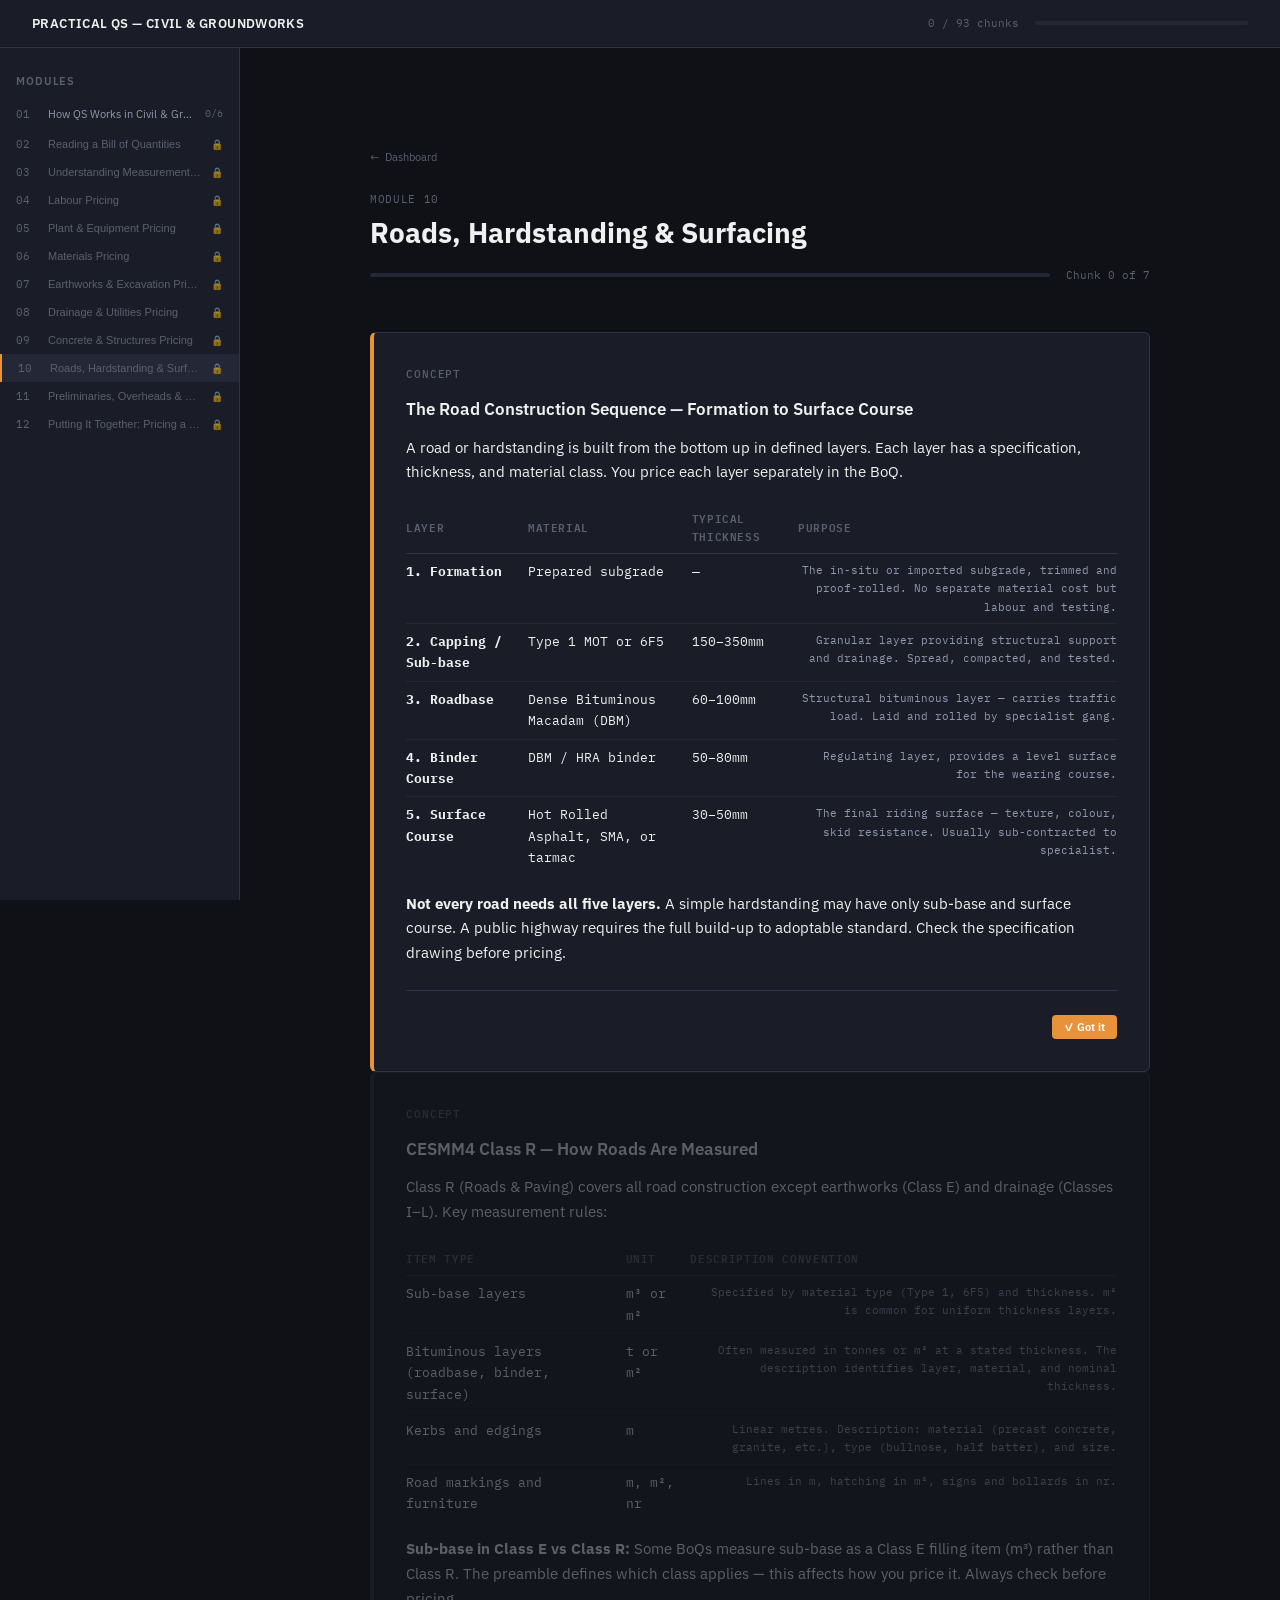
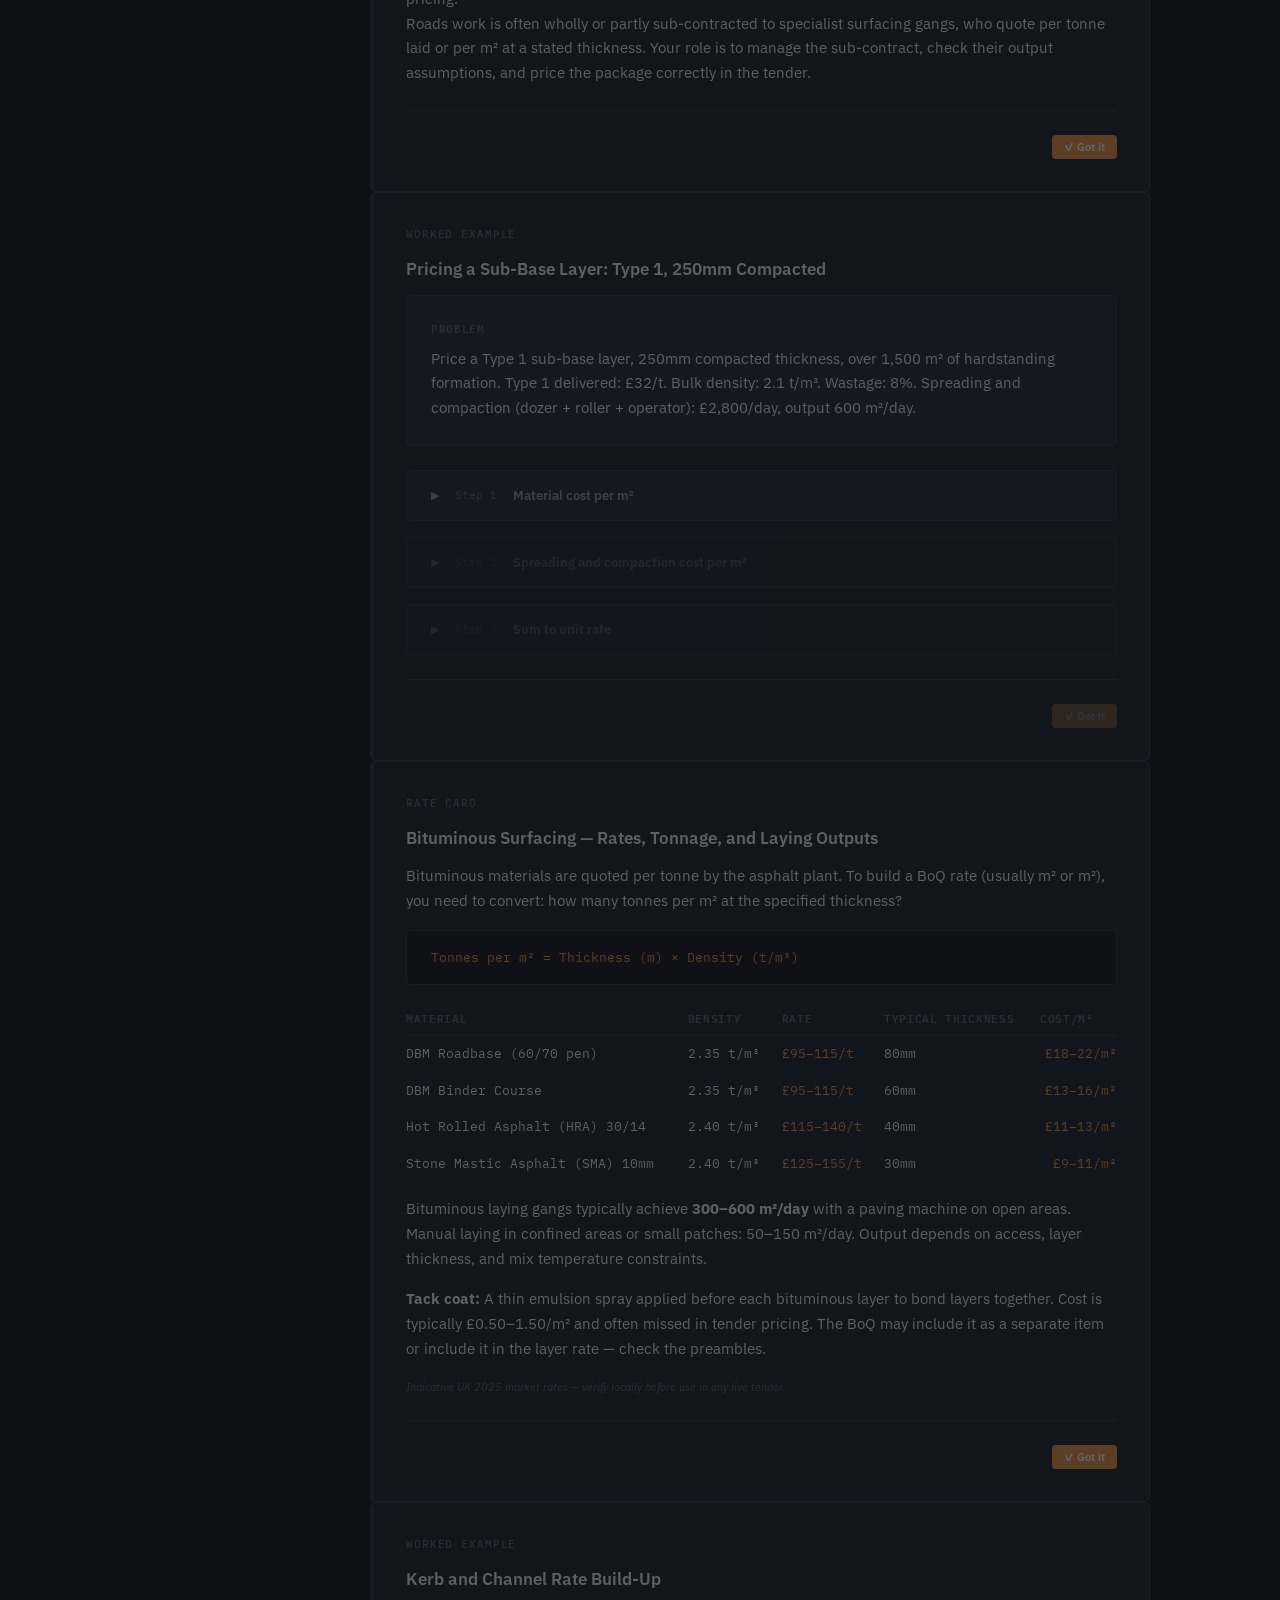
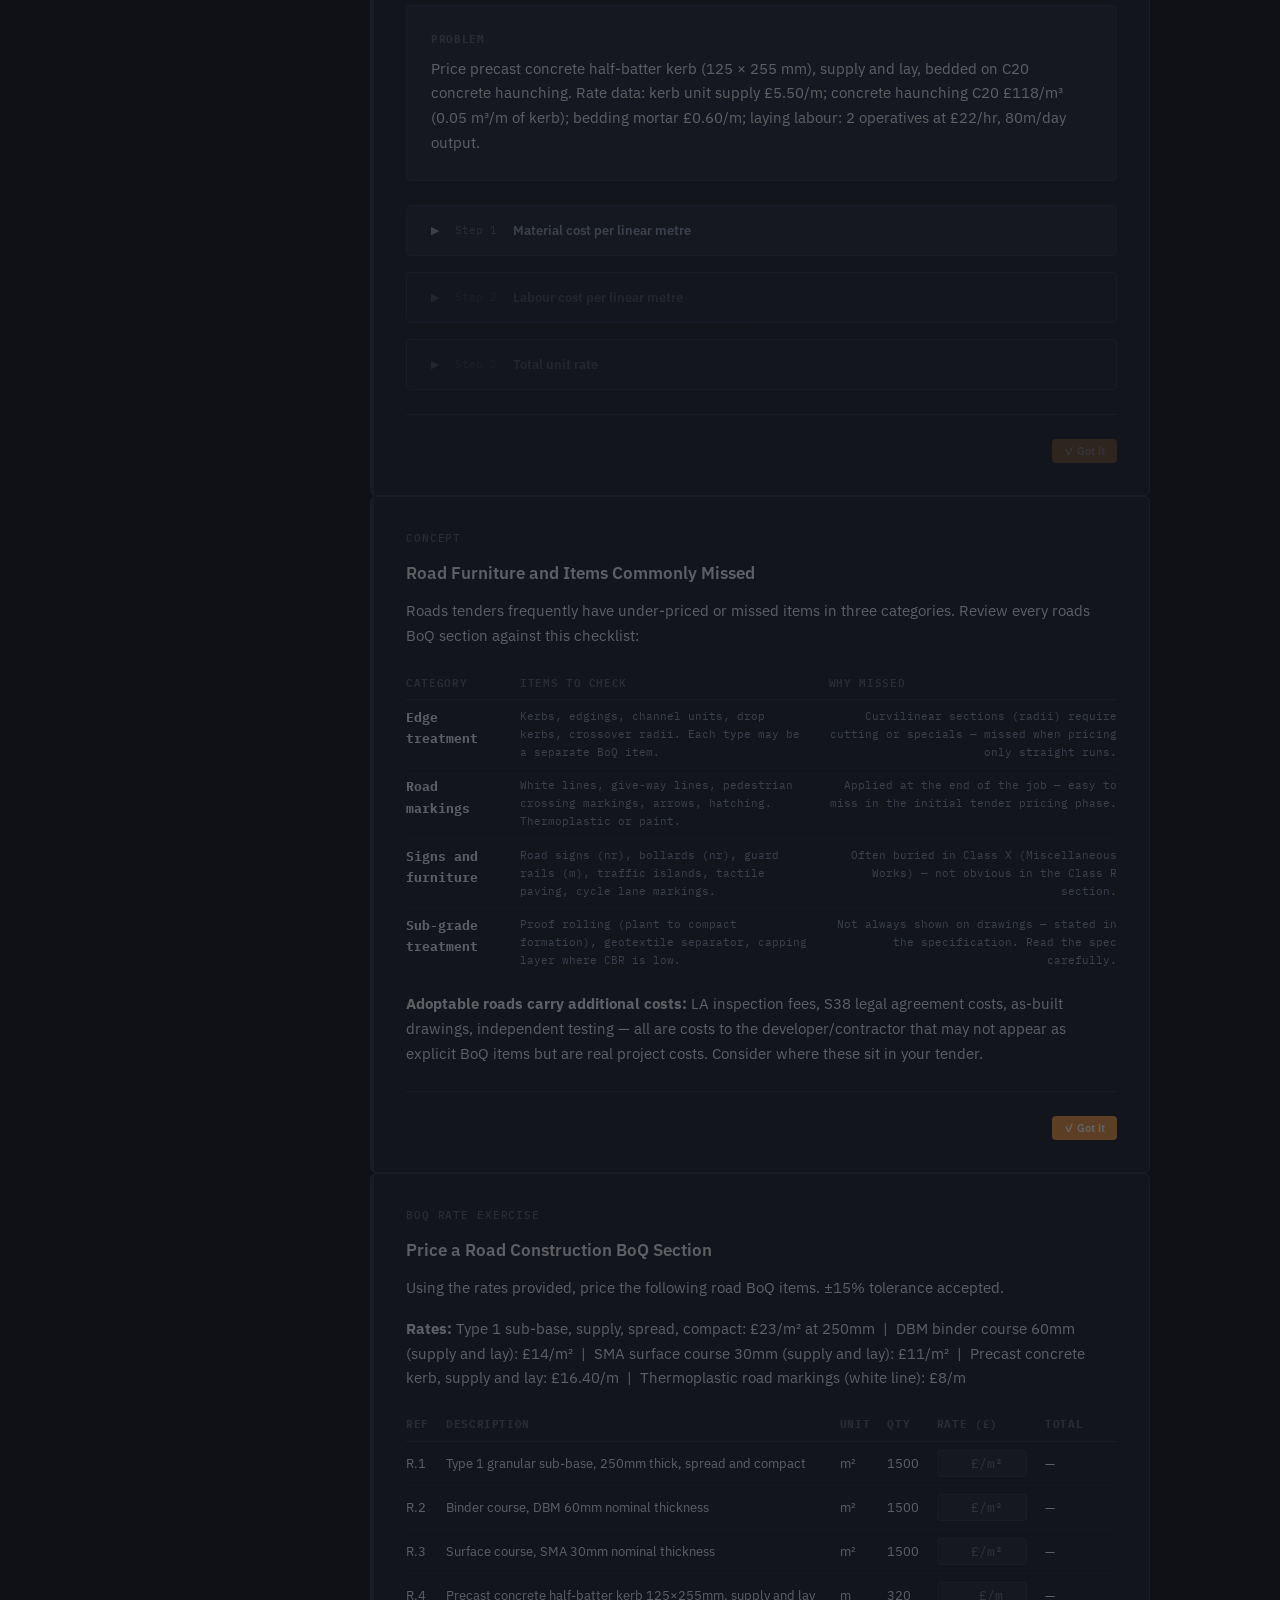
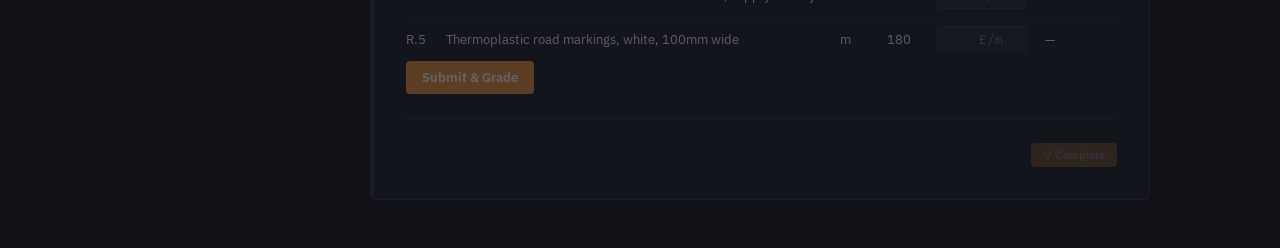
<file: modules/module-10.html>
<!DOCTYPE html>
<html lang="en">
<head>
  <meta charset="UTF-8">
  <meta name="viewport" content="width=device-width, initial-scale=1.0">
  <title>Module 10 — Roads, Hardstanding &amp; Surfacing | Practical QS</title>
  <link rel="stylesheet" href="../css/main.css">
  <link rel="stylesheet" href="../css/module.css">
</head>
<body>

<div class="layout">

  <header class="topbar">
    <span class="topbar__title">Practical QS — Civil &amp; Groundworks</span>
    <div class="topbar__progress">
      <span class="topbar__progress-label" id="topbar-progress-label">0 / 0 chunks</span>
      <div class="progress-bar">
        <div class="progress-bar__fill" id="topbar-progress-fill" style="width:0%"></div>
      </div>
    </div>
  </header>

  <nav class="sidebar" aria-label="Module navigation">
    <p class="sidebar__section-label">Modules</p>
    <ul class="sidebar__nav" id="sidebar-nav"></ul>
  </nav>

  <main class="main">
    <div class="content-wrapper">

      <div class="module-header">
        <a href="../index.html" class="module-header__back">Dashboard</a>
        <p class="module-header__meta">Module 10</p>
        <h1 class="module-header__title">Roads, Hardstanding &amp; Surfacing</h1>
        <div class="module-header__progress">
          <div class="progress-bar">
            <div class="progress-bar__fill" id="module-progress-fill" style="width:0%"></div>
          </div>
          <span class="module-header__progress-text" id="module-progress-text">Chunk 0 of 7</span>
        </div>
      </div>

      <div class="sr-banner" id="sr-banner" style="display:none;">
        <span class="sr-banner__icon">&#128218;</span>
        <div class="sr-banner__text">
          <strong id="sr-banner-count">Recap questions due</strong> from earlier modules.
        </div>
        <div class="sr-banner__actions">
          <button class="btn btn--small btn--purple" onclick="openSROverlay()">Start Review</button>
          <button class="btn btn--small btn--ghost" onclick="dismissSRBanner()">Later</button>
        </div>
      </div>

      <div class="sr-overlay" id="sr-overlay" style="display:none;">
        <div class="sr-overlay__header">
          <span class="sr-overlay__title">Spaced Repetition Review</span>
          <span class="sr-overlay__counter" id="sr-counter"></span>
        </div>
        <button class="sr-close" onclick="closeSROverlay()" title="Close">&#10005;</button>
        <div class="sr-card" id="sr-card"></div>
      </div>

      <!-- CHUNK 10-01: Concept -->
      <div class="chunk chunk--active" id="chunk-10-01" data-chunk="10-01">
        <p class="chunk__type-label">Concept</p>
        <h2 class="chunk__title">The Road Construction Sequence — Formation to Surface Course</h2>
        <div class="chunk__body">
          <p>A road or hardstanding is built from the bottom up in defined layers. Each layer has a specification, thickness, and material class. You price each layer separately in the BoQ.</p>
          <table class="rate-table">
            <thead><tr><th>Layer</th><th>Material</th><th>Typical Thickness</th><th>Purpose</th></tr></thead>
            <tbody>
              <tr>
                <td><strong>1. Formation</strong></td>
                <td>Prepared subgrade</td>
                <td>—</td>
                <td style="color:var(--text-secondary); font-size:var(--text-xs);">The in-situ or imported subgrade, trimmed and proof-rolled. No separate material cost but labour and testing.</td>
              </tr>
              <tr>
                <td><strong>2. Capping / Sub-base</strong></td>
                <td>Type 1 MOT or 6F5</td>
                <td>150–350mm</td>
                <td style="color:var(--text-secondary); font-size:var(--text-xs);">Granular layer providing structural support and drainage. Spread, compacted, and tested.</td>
              </tr>
              <tr>
                <td><strong>3. Roadbase</strong></td>
                <td>Dense Bituminous Macadam (DBM)</td>
                <td>60–100mm</td>
                <td style="color:var(--text-secondary); font-size:var(--text-xs);">Structural bituminous layer — carries traffic load. Laid and rolled by specialist gang.</td>
              </tr>
              <tr>
                <td><strong>4. Binder Course</strong></td>
                <td>DBM / HRA binder</td>
                <td>50–80mm</td>
                <td style="color:var(--text-secondary); font-size:var(--text-xs);">Regulating layer, provides a level surface for the wearing course.</td>
              </tr>
              <tr>
                <td><strong>5. Surface Course</strong></td>
                <td>Hot Rolled Asphalt, SMA, or tarmac</td>
                <td>30–50mm</td>
                <td style="color:var(--text-secondary); font-size:var(--text-xs);">The final riding surface — texture, colour, skid resistance. Usually sub-contracted to specialist.</td>
              </tr>
            </tbody>
          </table>
          <div class="callout callout--info">
            <strong>Not every road needs all five layers.</strong> A simple hardstanding may have only sub-base and surface course. A public highway requires the full build-up to adoptable standard. Check the specification drawing before pricing.
          </div>
        </div>
        <div class="chunk__footer">
          <button class="btn btn--small btn--primary mark-complete-btn" data-chunk="10-01"
            onclick="handleMarkComplete('10-01')">&#10003; Got it</button>
        </div>
      </div>

      <!-- CHUNK 10-02: Concept -->
      <div class="chunk chunk--locked" id="chunk-10-02" data-chunk="10-02">
        <p class="chunk__type-label">Concept</p>
        <h2 class="chunk__title">CESMM4 Class R — How Roads Are Measured</h2>
        <div class="chunk__body">
          <p>Class R (Roads &amp; Paving) covers all road construction except earthworks (Class E) and drainage (Classes I–L). Key measurement rules:</p>
          <table class="rate-table">
            <thead><tr><th>Item type</th><th>Unit</th><th>Description convention</th></tr></thead>
            <tbody>
              <tr>
                <td>Sub-base layers</td>
                <td>m³ or m²</td>
                <td style="color:var(--text-secondary); font-size:var(--text-xs);">Specified by material type (Type 1, 6F5) and thickness. m² is common for uniform thickness layers.</td>
              </tr>
              <tr>
                <td>Bituminous layers (roadbase, binder, surface)</td>
                <td>t or m²</td>
                <td style="color:var(--text-secondary); font-size:var(--text-xs);">Often measured in tonnes or m² at a stated thickness. The description identifies layer, material, and nominal thickness.</td>
              </tr>
              <tr>
                <td>Kerbs and edgings</td>
                <td>m</td>
                <td style="color:var(--text-secondary); font-size:var(--text-xs);">Linear metres. Description: material (precast concrete, granite, etc.), type (bullnose, half batter), and size.</td>
              </tr>
              <tr>
                <td>Road markings and furniture</td>
                <td>m, m², nr</td>
                <td style="color:var(--text-secondary); font-size:var(--text-xs);">Lines in m, hatching in m², signs and bollards in nr.</td>
              </tr>
            </tbody>
          </table>
          <div class="callout callout--warning">
            <strong>Sub-base in Class E vs Class R:</strong> Some BoQs measure sub-base as a Class E filling item (m³) rather than Class R. The preamble defines which class applies — this affects how you price it. Always check before pricing.
          </div>
          <p>Roads work is often wholly or partly sub-contracted to specialist surfacing gangs, who quote per tonne laid or per m² at a stated thickness. Your role is to manage the sub-contract, check their output assumptions, and price the package correctly in the tender.</p>
        </div>
        <div class="chunk__footer">
          <button class="btn btn--small btn--primary mark-complete-btn" data-chunk="10-02"
            onclick="handleMarkComplete('10-02')">&#10003; Got it</button>
        </div>
      </div>

      <!-- CHUNK 10-03: Worked Example -->
      <div class="chunk chunk--locked" id="chunk-10-03" data-chunk="10-03">
        <p class="chunk__type-label">Worked Example</p>
        <h2 class="chunk__title">Pricing a Sub-Base Layer: Type 1, 250mm Compacted</h2>
        <div class="chunk__body">

          <div class="worked-example__problem">
            <strong>Problem</strong>
            Price a Type 1 sub-base layer, 250mm compacted thickness, over 1,500 m² of hardstanding formation. Type 1 delivered: £32/t. Bulk density: 2.1 t/m³. Wastage: 8%. Spreading and compaction (dozer + roller + operator): £2,800/day, output 600 m²/day.
          </div>

          <div class="worked-example__steps" id="steps-10-03">

            <div class="step" id="step-10-03-1">
              <button class="step__trigger" onclick="revealStep('10-03', 1)">
                <span class="step__trigger-icon">&#9654;</span>
                <span class="step__trigger-num">Step 1</span>
                <span class="step__trigger-label">Material cost per m²</span>
              </button>
              <div class="step__content">
                <div class="step__formula">
                  Volume/m²:       0.250m depth × 1m² = 0.250 m³/m²<br>
                  Material rate:   £32/t × 2.1 t/m³ = £67.20/m³<br>
                  + 8% wastage:    £67.20 × 1.08 = £72.58/m³<br>
                  <br>
                  Material/m²:     0.250 × £72.58 = £18.14/m²
                </div>
              </div>
            </div>

            <div class="step" id="step-10-03-2">
              <button class="step__trigger" disabled onclick="revealStep('10-03', 2)">
                <span class="step__trigger-icon">&#9654;</span>
                <span class="step__trigger-num">Step 2</span>
                <span class="step__trigger-label">Spreading and compaction cost per m²</span>
              </button>
              <div class="step__content">
                <div class="step__formula">
                  Plant + operator daily cost:  £2,800/day<br>
                  Output:                       600 m²/day<br>
                  <br>
                  Plant/m²: £2,800 ÷ 600 = £4.67/m²
                </div>
                <p style="margin-top:12px;">This covers the dozer (spreading), vibrating roller (compaction), and operators. Testing (compaction density testing, plate bearing tests) is a separate cost — if required by specification, price separately or include an allowance.</p>
              </div>
            </div>

            <div class="step" id="step-10-03-3">
              <button class="step__trigger" disabled onclick="revealStep('10-03', 3)">
                <span class="step__trigger-icon">&#9654;</span>
                <span class="step__trigger-num">Step 3</span>
                <span class="step__trigger-label">Sum to unit rate</span>
              </button>
              <div class="step__content">
                <div class="step__formula">
                  Material:        £18.14/m²<br>
                  Spread + compact: £4.67/m²<br>
                  ────────────────────────────<br>
                  <strong>Unit rate:        £22.81/m²</strong>
                </div>
                <p style="margin-top:12px;">For 1,500 m²: £22.81 × 1,500 = £34,215 for the sub-base layer. This is the m² rate for the BoQ if measured in m². If measured in m³, multiply: £22.81 ÷ 0.250m = £91.24/m³.</p>
              </div>
            </div>

          </div>
        </div>
        <div class="chunk__footer">
          <button class="btn btn--small btn--primary mark-complete-btn" data-chunk="10-03" disabled
            onclick="handleMarkComplete('10-03')">&#10003; Got it</button>
        </div>
      </div>

      <!-- CHUNK 10-04: Rate Card + Worked Example -->
      <div class="chunk chunk--locked" id="chunk-10-04" data-chunk="10-04">
        <p class="chunk__type-label">Rate Card</p>
        <h2 class="chunk__title">Bituminous Surfacing — Rates, Tonnage, and Laying Outputs</h2>
        <div class="chunk__body">
          <p>Bituminous materials are quoted per tonne by the asphalt plant. To build a BoQ rate (usually m² or m²), you need to convert: how many tonnes per m² at the specified thickness?</p>
          <div class="step__formula" style="margin:12px 0;">
            Tonnes per m² = Thickness (m) × Density (t/m³)
          </div>
          <table class="rate-table">
            <thead><tr><th>Material</th><th>Density</th><th>Rate</th><th>Typical Thickness</th><th>Cost/m²</th></tr></thead>
            <tbody>
              <tr>
                <td>DBM Roadbase (60/70 pen)</td>
                <td>2.35 t/m³</td>
                <td style="color:var(--accent);">£95–115/t</td>
                <td>80mm</td>
                <td style="color:var(--accent);">£18–22/m²</td>
              </tr>
              <tr>
                <td>DBM Binder Course</td>
                <td>2.35 t/m³</td>
                <td style="color:var(--accent);">£95–115/t</td>
                <td>60mm</td>
                <td style="color:var(--accent);">£13–16/m²</td>
              </tr>
              <tr>
                <td>Hot Rolled Asphalt (HRA) 30/14</td>
                <td>2.40 t/m³</td>
                <td style="color:var(--accent);">£115–140/t</td>
                <td>40mm</td>
                <td style="color:var(--accent);">£11–13/m²</td>
              </tr>
              <tr>
                <td>Stone Mastic Asphalt (SMA) 10mm</td>
                <td>2.40 t/m³</td>
                <td style="color:var(--accent);">£125–155/t</td>
                <td>30mm</td>
                <td style="color:var(--accent);">£9–11/m²</td>
              </tr>
            </tbody>
          </table>
          <p style="margin-top:12px;">Bituminous laying gangs typically achieve <strong>300–600 m²/day</strong> with a paving machine on open areas. Manual laying in confined areas or small patches: 50–150 m²/day. Output depends on access, layer thickness, and mix temperature constraints.</p>
          <div class="callout callout--info">
            <strong>Tack coat:</strong> A thin emulsion spray applied before each bituminous layer to bond layers together. Cost is typically £0.50–1.50/m² and often missed in tender pricing. The BoQ may include it as a separate item or include it in the layer rate — check the preambles.
          </div>
          <p class="rate-table__disclaimer">Indicative UK 2025 market rates — verify locally before use in any live tender.</p>
        </div>
        <div class="chunk__footer">
          <button class="btn btn--small btn--primary mark-complete-btn" data-chunk="10-04"
            onclick="handleMarkComplete('10-04')">&#10003; Got it</button>
        </div>
      </div>

      <!-- CHUNK 10-05: Worked Example -->
      <div class="chunk chunk--locked" id="chunk-10-05" data-chunk="10-05">
        <p class="chunk__type-label">Worked Example</p>
        <h2 class="chunk__title">Kerb and Channel Rate Build-Up</h2>
        <div class="chunk__body">

          <div class="worked-example__problem">
            <strong>Problem</strong>
            Price precast concrete half-batter kerb (125 × 255 mm), supply and lay, bedded on C20 concrete haunching. Rate data: kerb unit supply £5.50/m; concrete haunching C20 £118/m³ (0.05 m³/m of kerb); bedding mortar £0.60/m; laying labour: 2 operatives at £22/hr, 80m/day output.
          </div>

          <div class="worked-example__steps" id="steps-10-05">

            <div class="step" id="step-10-05-1">
              <button class="step__trigger" onclick="revealStep('10-05', 1)">
                <span class="step__trigger-icon">&#9654;</span>
                <span class="step__trigger-num">Step 1</span>
                <span class="step__trigger-label">Material cost per linear metre</span>
              </button>
              <div class="step__content">
                <div class="step__formula">
                  Kerb unit:       £5.50/m<br>
                  Concrete haunch: 0.05 m³/m × £118/m³ = £5.90/m<br>
                  Mortar joint:    £0.60/m<br>
                  ─────────────────────────────────────<br>
                  Material total:  £12.00/m
                </div>
                <p style="margin-top:12px;">The haunching concrete is the main material cost — it anchors the kerb unit and prevents lateral movement. The volume (0.05 m³/m) assumes a triangular haunch on one side. Kerbs with dual haunching (both sides) double this volume.</p>
              </div>
            </div>

            <div class="step" id="step-10-05-2">
              <button class="step__trigger" disabled onclick="revealStep('10-05', 2)">
                <span class="step__trigger-icon">&#9654;</span>
                <span class="step__trigger-num">Step 2</span>
                <span class="step__trigger-label">Labour cost per linear metre</span>
              </button>
              <div class="step__content">
                <div class="step__formula">
                  Gang:   2 operatives × £22/hr = £44/hr<br>
                  Day:    £44 × 8hrs = £352/day<br>
                  Output: 80m/day<br>
                  <br>
                  Labour: £352 ÷ 80 = £4.40/m
                </div>
              </div>
            </div>

            <div class="step" id="step-10-05-3">
              <button class="step__trigger" disabled onclick="revealStep('10-05', 3)">
                <span class="step__trigger-icon">&#9654;</span>
                <span class="step__trigger-num">Step 3</span>
                <span class="step__trigger-label">Total unit rate</span>
              </button>
              <div class="step__content">
                <div class="step__formula">
                  Materials:  £12.00/m<br>
                  Labour:     £ 4.40/m<br>
                  ──────────────────────<br>
                  <strong>Unit rate:  £16.40/m</strong>
                </div>
                <p style="margin-top:12px;">This rate covers supply, lay, and haunch for a standard concrete half-batter kerb. Granular bedding, if specified instead of or in addition to mortar, would be a separate Class R item. Road furniture items (gully gratings, drainage channels) are measured separately as nr items.</p>
              </div>
            </div>

          </div>
        </div>
        <div class="chunk__footer">
          <button class="btn btn--small btn--primary mark-complete-btn" data-chunk="10-05" disabled
            onclick="handleMarkComplete('10-05')">&#10003; Got it</button>
        </div>
      </div>

      <!-- CHUNK 10-06: Concept -->
      <div class="chunk chunk--locked" id="chunk-10-06" data-chunk="10-06">
        <p class="chunk__type-label">Concept</p>
        <h2 class="chunk__title">Road Furniture and Items Commonly Missed</h2>
        <div class="chunk__body">
          <p>Roads tenders frequently have under-priced or missed items in three categories. Review every roads BoQ section against this checklist:</p>
          <table class="rate-table">
            <thead><tr><th>Category</th><th>Items to check</th><th>Why missed</th></tr></thead>
            <tbody>
              <tr>
                <td><strong>Edge treatment</strong></td>
                <td style="color:var(--text-secondary); font-size:var(--text-xs);">Kerbs, edgings, channel units, drop kerbs, crossover radii. Each type may be a separate BoQ item.</td>
                <td style="color:var(--text-secondary); font-size:var(--text-xs);">Curvilinear sections (radii) require cutting or specials — missed when pricing only straight runs.</td>
              </tr>
              <tr>
                <td><strong>Road markings</strong></td>
                <td style="color:var(--text-secondary); font-size:var(--text-xs);">White lines, give-way lines, pedestrian crossing markings, arrows, hatching. Thermoplastic or paint.</td>
                <td style="color:var(--text-secondary); font-size:var(--text-xs);">Applied at the end of the job — easy to miss in the initial tender pricing phase.</td>
              </tr>
              <tr>
                <td><strong>Signs and furniture</strong></td>
                <td style="color:var(--text-secondary); font-size:var(--text-xs);">Road signs (nr), bollards (nr), guard rails (m), traffic islands, tactile paving, cycle lane markings.</td>
                <td style="color:var(--text-secondary); font-size:var(--text-xs);">Often buried in Class X (Miscellaneous Works) — not obvious in the Class R section.</td>
              </tr>
              <tr>
                <td><strong>Sub-grade treatment</strong></td>
                <td style="color:var(--text-secondary); font-size:var(--text-xs);">Proof rolling (plant to compact formation), geotextile separator, capping layer where CBR is low.</td>
                <td style="color:var(--text-secondary); font-size:var(--text-xs);">Not always shown on drawings — stated in the specification. Read the spec carefully.</td>
              </tr>
            </tbody>
          </table>
          <div class="callout callout--info">
            <strong>Adoptable roads carry additional costs:</strong> LA inspection fees, S38 legal agreement costs, as-built drawings, independent testing — all are costs to the developer/contractor that may not appear as explicit BoQ items but are real project costs. Consider where these sit in your tender.
          </div>
        </div>
        <div class="chunk__footer">
          <button class="btn btn--small btn--primary mark-complete-btn" data-chunk="10-06"
            onclick="handleMarkComplete('10-06')">&#10003; Got it</button>
        </div>
      </div>

      <!-- CHUNK 10-07: BoQ Rate Exercise -->
      <div class="chunk chunk--locked" id="chunk-10-07" data-chunk="10-07">
        <p class="chunk__type-label">BoQ Rate Exercise</p>
        <h2 class="chunk__title">Price a Road Construction BoQ Section</h2>
        <div class="chunk__body">
          <p>Using the rates provided, price the following road BoQ items. ±15% tolerance accepted.</p>

          <div class="callout callout--info" style="margin-bottom:16px;">
            <strong>Rates:</strong>
            Type 1 sub-base, supply, spread, compact: £23/m² at 250mm &nbsp;|&nbsp;
            DBM binder course 60mm (supply and lay): £14/m² &nbsp;|&nbsp;
            SMA surface course 30mm (supply and lay): £11/m² &nbsp;|&nbsp;
            Precast concrete kerb, supply and lay: £16.40/m &nbsp;|&nbsp;
            Thermoplastic road markings (white line): £8/m
          </div>

          <table class="boq-table">
            <thead>
              <tr>
                <th>Ref</th>
                <th>Description</th>
                <th>Unit</th>
                <th>Qty</th>
                <th>Rate (£)</th>
                <th>Total</th>
                <th></th>
              </tr>
            </thead>
            <tbody>
              <tr>
                <td>R.1</td>
                <td>Type 1 granular sub-base, 250mm thick, spread and compact</td>
                <td>m²</td>
                <td>1500</td>
                <td><input class="boq-rate-input" id="boq-input-10-07-r1" type="number" placeholder="£/m²" min="0" step="0.25"></td>
                <td id="boq-total-10-07-r1">—</td>
                <td id="boq-result-10-07-r1"></td>
              </tr>
              <tr>
                <td>R.2</td>
                <td>Binder course, DBM 60mm nominal thickness</td>
                <td>m²</td>
                <td>1500</td>
                <td><input class="boq-rate-input" id="boq-input-10-07-r2" type="number" placeholder="£/m²" min="0" step="0.25"></td>
                <td id="boq-total-10-07-r2">—</td>
                <td id="boq-result-10-07-r2"></td>
              </tr>
              <tr>
                <td>R.3</td>
                <td>Surface course, SMA 30mm nominal thickness</td>
                <td>m²</td>
                <td>1500</td>
                <td><input class="boq-rate-input" id="boq-input-10-07-r3" type="number" placeholder="£/m²" min="0" step="0.25"></td>
                <td id="boq-total-10-07-r3">—</td>
                <td id="boq-result-10-07-r3"></td>
              </tr>
              <tr>
                <td>R.4</td>
                <td>Precast concrete half-batter kerb 125×255mm, supply and lay</td>
                <td>m</td>
                <td>320</td>
                <td><input class="boq-rate-input" id="boq-input-10-07-r4" type="number" placeholder="£/m" min="0" step="0.25"></td>
                <td id="boq-total-10-07-r4">—</td>
                <td id="boq-result-10-07-r4"></td>
              </tr>
              <tr>
                <td>R.5</td>
                <td>Thermoplastic road markings, white, 100mm wide</td>
                <td>m</td>
                <td>180</td>
                <td><input class="boq-rate-input" id="boq-input-10-07-r5" type="number" placeholder="£/m" min="0" step="0.25"></td>
                <td id="boq-total-10-07-r5">—</td>
                <td id="boq-result-10-07-r5"></td>
              </tr>
            </tbody>
          </table>

          <button class="btn btn--primary" id="boq-submit-10-07" onclick="submitBoQRateExercise('10-07')">
            Submit &amp; Grade
          </button>
          <div id="boq-feedback-10-07" class="boq-feedback-panel" style="display:none;"></div>
        </div>
        <div class="chunk__footer">
          <button class="btn btn--small btn--primary mark-complete-btn" data-chunk="10-07" disabled
            onclick="handleMarkComplete('10-07')">&#10003; Complete</button>
        </div>
      </div>

      <div class="module-complete" id="module-complete" style="display:none;">
        <h2 class="module-complete__title">Module 10 Complete</h2>
        <p>You can now price a complete road construction section. Next: preliminaries and overheads.</p>
        <a href="module-11.html" class="btn btn--primary">Continue to Module 11 &rarr;</a>
      </div>

    </div>
  </main>
</div>

<script src="../js/progress.js"></script>
<script src="../js/spaced-repetition.js"></script>
<script src="../js/exercises.js"></script>
<script src="../js/chunk-types.js"></script>
<script>
  const MODULE_ID = '10';
  const CHUNK_LIST = ['10-01','10-02','10-03','10-04','10-05','10-06','10-07'];

  const CHUNK_WE_CONFIG = {
    '10-03': { totalSteps: 3 },
    '10-05': { totalSteps: 3 },
  };

  const CHUNK_BOQ_EXERCISE_CONFIG = {
    '10-07': {
      items: [
        {
          ref: 'r1',
          description: 'Type 1 sub-base 250mm, spread and compact',
          unit: 'm²',
          qty: 1500,
          correctRate: 23.00,
          tolerance: 0.15,
          explanation: 'All-in rate provided: £23/m² for Type 1 at 250mm. Includes supply, delivery, spread, and compaction.',
        },
        {
          ref: 'r2',
          description: 'DBM binder course 60mm',
          unit: 'm²',
          qty: 1500,
          correctRate: 14.00,
          tolerance: 0.15,
          explanation: 'Supply and lay rate provided: £14/m² for 60mm DBM binder course. Includes material, laying gang, and roller.',
        },
        {
          ref: 'r3',
          description: 'SMA surface course 30mm',
          unit: 'm²',
          qty: 1500,
          correctRate: 11.00,
          tolerance: 0.15,
          explanation: 'Supply and lay rate provided: £11/m² for 30mm SMA surface course. Thinner layer, higher material cost per tonne.',
        },
        {
          ref: 'r4',
          description: 'Precast concrete kerb, supply and lay',
          unit: 'm',
          qty: 320,
          correctRate: 16.40,
          tolerance: 0.15,
          explanation: 'Supply and lay rate provided: £16.40/m. Includes kerb unit, concrete haunching, mortar joint, and laying labour.',
        },
        {
          ref: 'r5',
          description: 'Thermoplastic road markings 100mm white',
          unit: 'm',
          qty: 180,
          correctRate: 8.00,
          tolerance: 0.15,
          explanation: 'Rate provided: £8.00/m for thermoplastic road markings. This is usually a specialist sub-contractor activity.',
        },
      ],
    },
  };

  initModulePage();
</script>

</body>
</html>
</file>
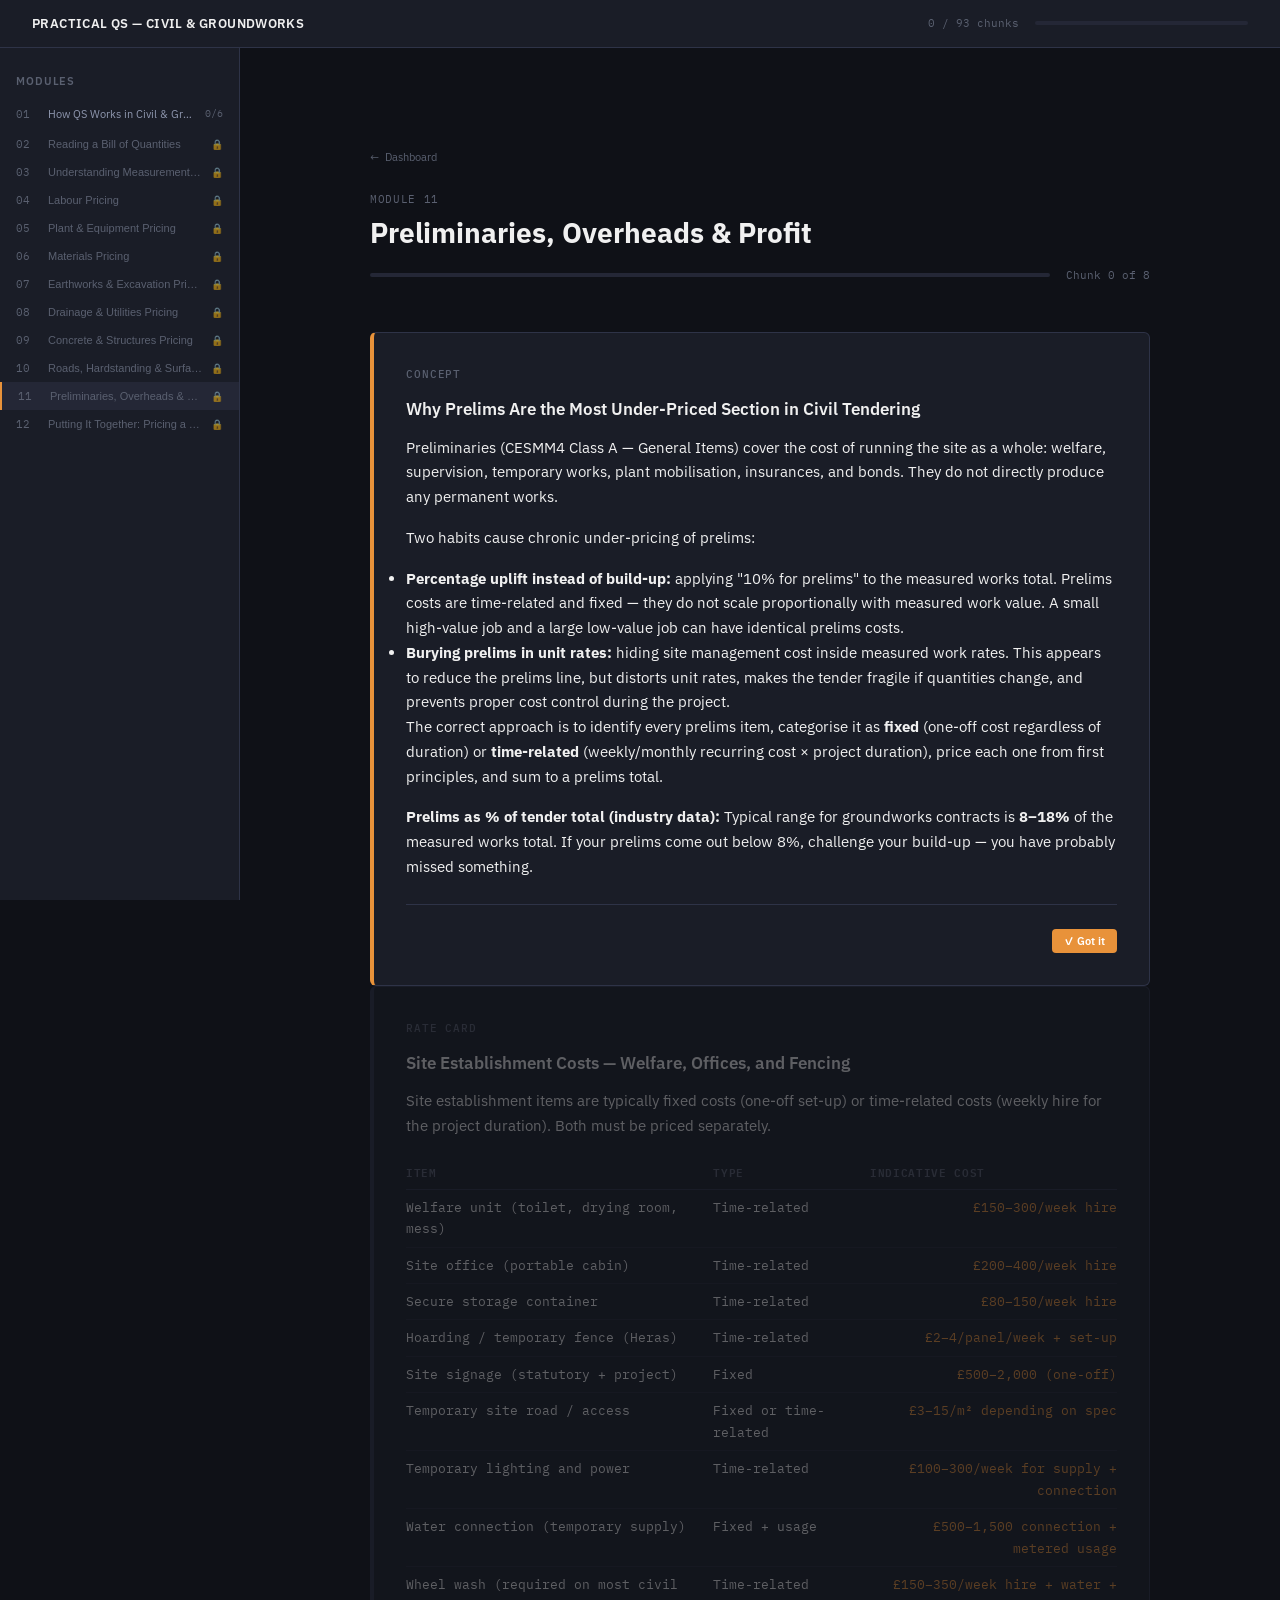
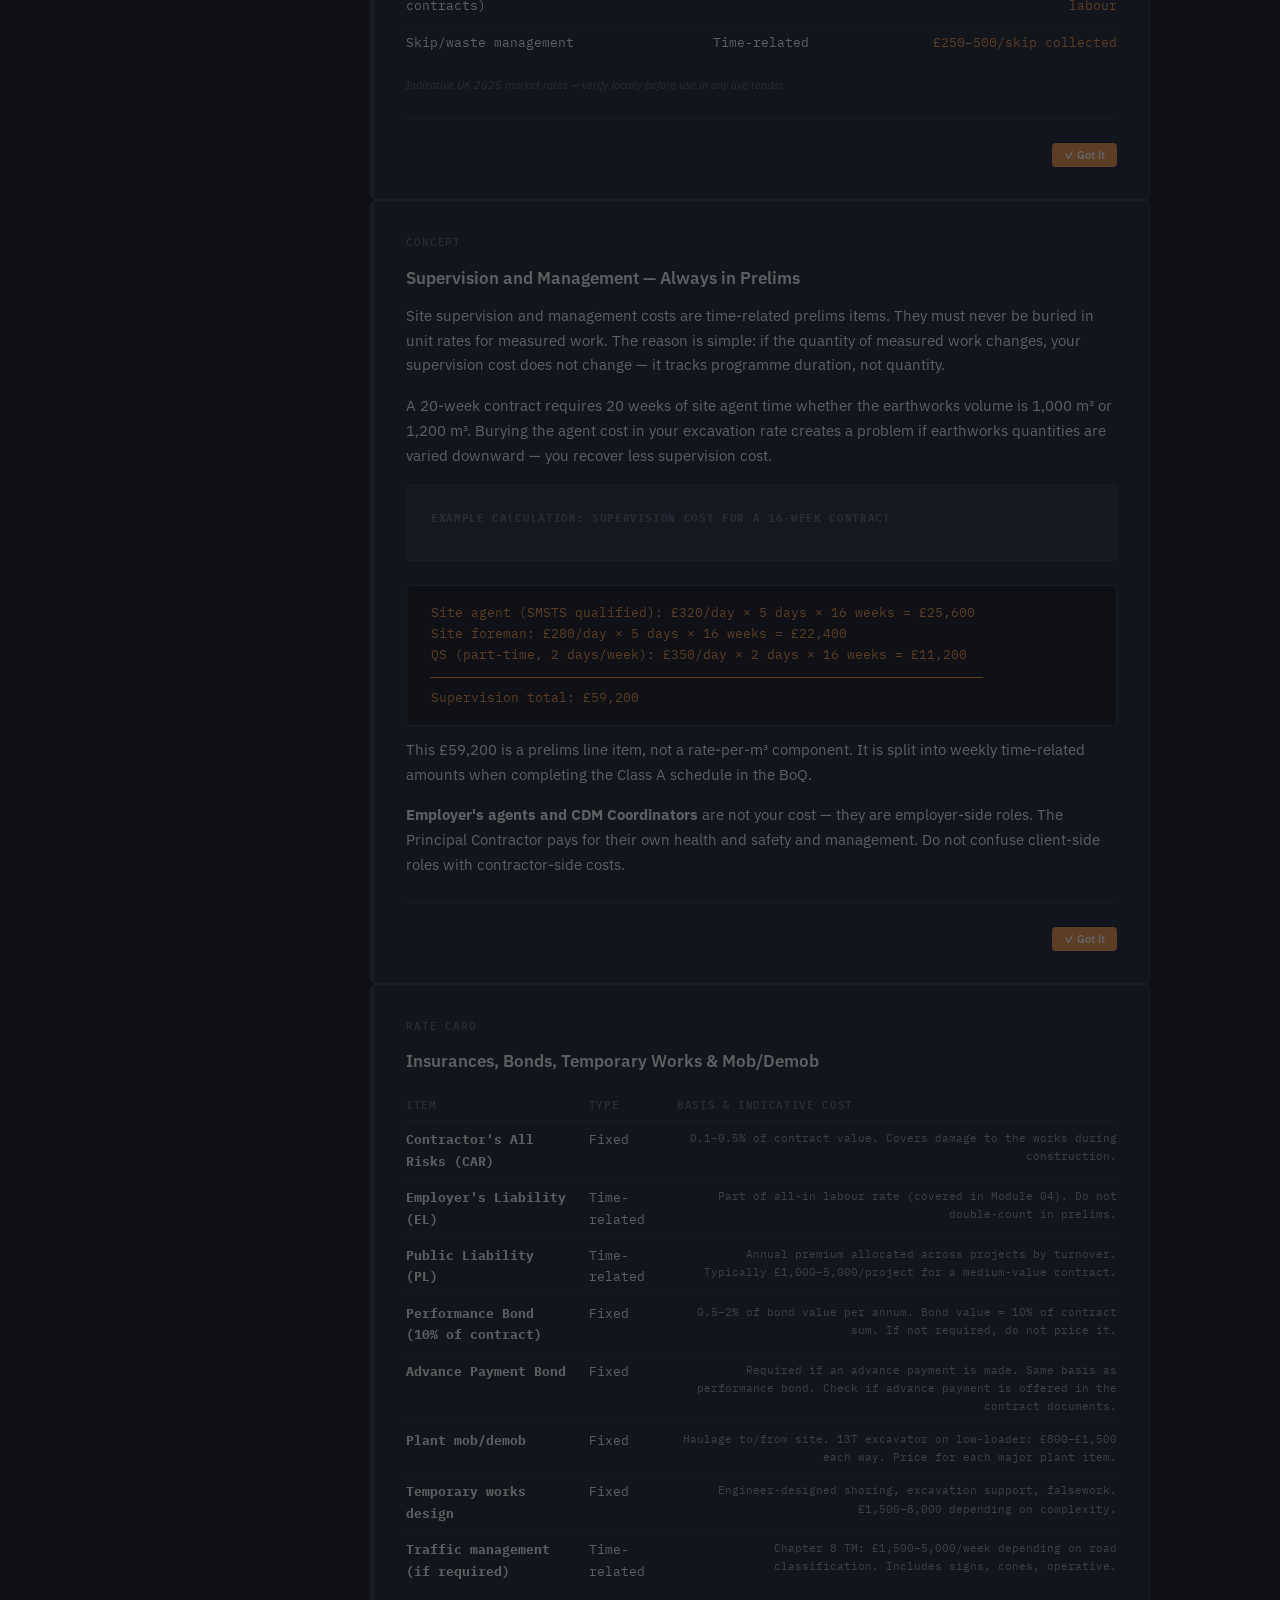
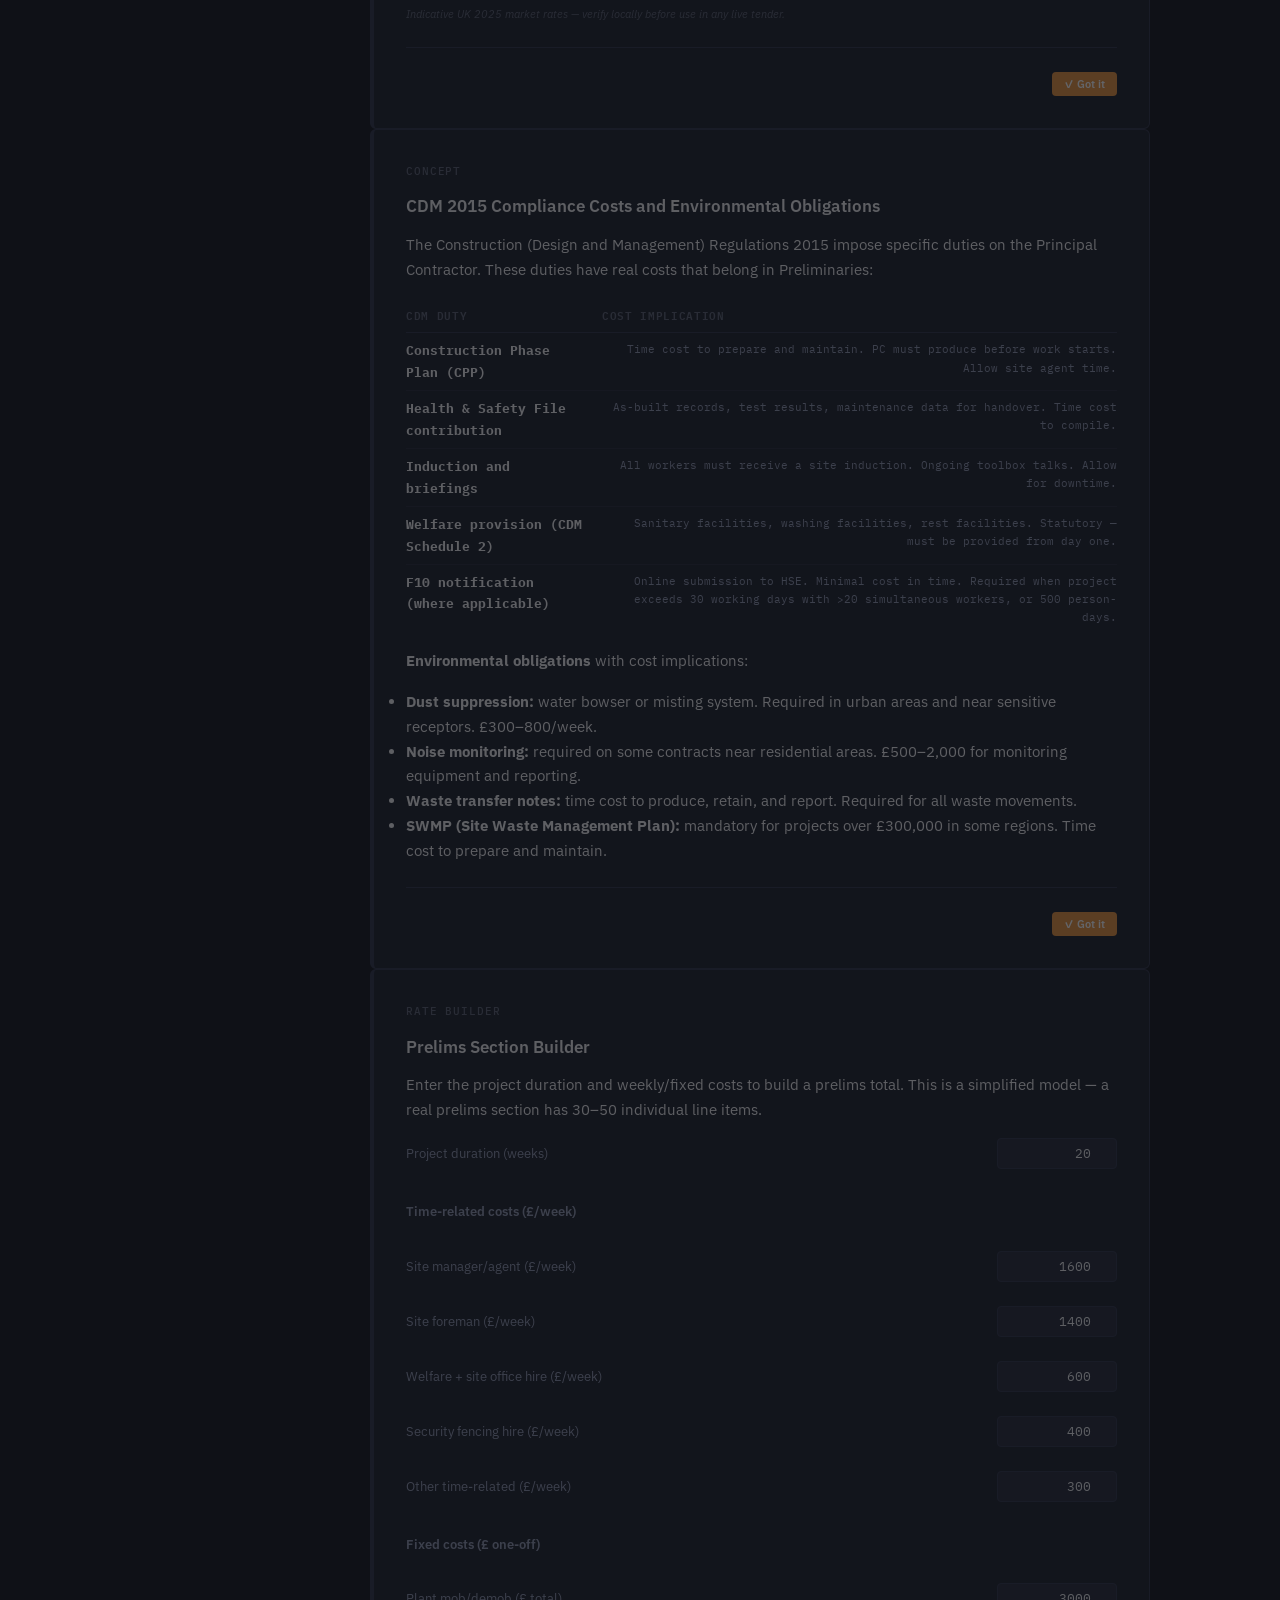
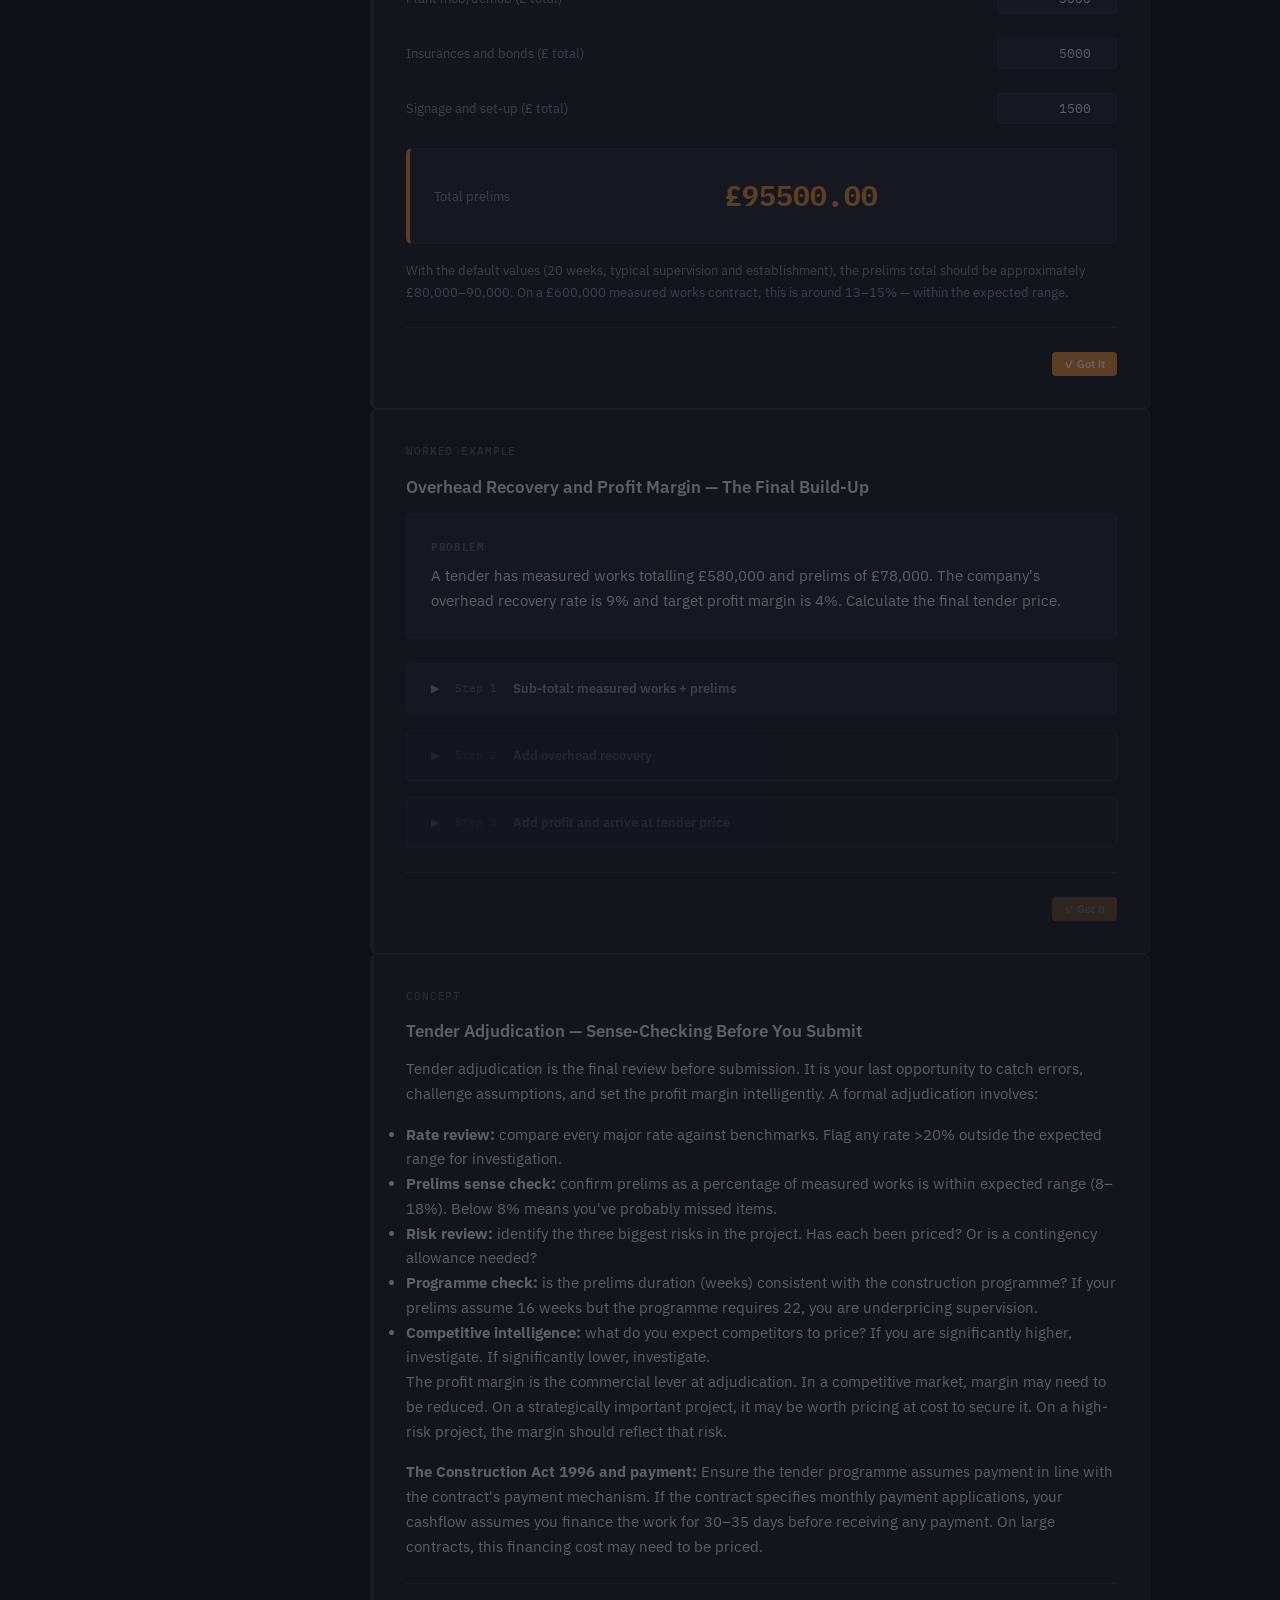
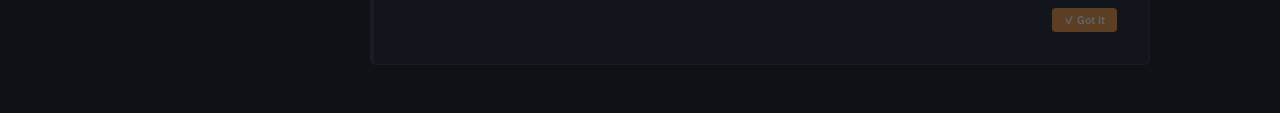
<file: modules/module-11.html>
<!DOCTYPE html>
<html lang="en">
<head>
  <meta charset="UTF-8">
  <meta name="viewport" content="width=device-width, initial-scale=1.0">
  <title>Module 11 — Preliminaries, Overheads &amp; Profit | Practical QS</title>
  <link rel="stylesheet" href="../css/main.css">
  <link rel="stylesheet" href="../css/module.css">
</head>
<body>

<div class="layout">

  <header class="topbar">
    <span class="topbar__title">Practical QS — Civil &amp; Groundworks</span>
    <div class="topbar__progress">
      <span class="topbar__progress-label" id="topbar-progress-label">0 / 0 chunks</span>
      <div class="progress-bar">
        <div class="progress-bar__fill" id="topbar-progress-fill" style="width:0%"></div>
      </div>
    </div>
  </header>

  <nav class="sidebar" aria-label="Module navigation">
    <p class="sidebar__section-label">Modules</p>
    <ul class="sidebar__nav" id="sidebar-nav"></ul>
  </nav>

  <main class="main">
    <div class="content-wrapper">

      <div class="module-header">
        <a href="../index.html" class="module-header__back">Dashboard</a>
        <p class="module-header__meta">Module 11</p>
        <h1 class="module-header__title">Preliminaries, Overheads &amp; Profit</h1>
        <div class="module-header__progress">
          <div class="progress-bar">
            <div class="progress-bar__fill" id="module-progress-fill" style="width:0%"></div>
          </div>
          <span class="module-header__progress-text" id="module-progress-text">Chunk 0 of 8</span>
        </div>
      </div>

      <div class="sr-banner" id="sr-banner" style="display:none;">
        <span class="sr-banner__icon">&#128218;</span>
        <div class="sr-banner__text">
          <strong id="sr-banner-count">Recap questions due</strong> from earlier modules.
        </div>
        <div class="sr-banner__actions">
          <button class="btn btn--small btn--purple" onclick="openSROverlay()">Start Review</button>
          <button class="btn btn--small btn--ghost" onclick="dismissSRBanner()">Later</button>
        </div>
      </div>

      <div class="sr-overlay" id="sr-overlay" style="display:none;">
        <div class="sr-overlay__header">
          <span class="sr-overlay__title">Spaced Repetition Review</span>
          <span class="sr-overlay__counter" id="sr-counter"></span>
        </div>
        <button class="sr-close" onclick="closeSROverlay()" title="Close">&#10005;</button>
        <div class="sr-card" id="sr-card"></div>
      </div>

      <!-- CHUNK 11-01: Concept -->
      <div class="chunk chunk--active" id="chunk-11-01" data-chunk="11-01">
        <p class="chunk__type-label">Concept</p>
        <h2 class="chunk__title">Why Prelims Are the Most Under-Priced Section in Civil Tendering</h2>
        <div class="chunk__body">
          <p>Preliminaries (CESMM4 Class A — General Items) cover the cost of running the site as a whole: welfare, supervision, temporary works, plant mobilisation, insurances, and bonds. They do not directly produce any permanent works.</p>
          <p>Two habits cause chronic under-pricing of prelims:</p>
          <ul class="content-list">
            <li><strong>Percentage uplift instead of build-up:</strong> applying "10% for prelims" to the measured works total. Prelims costs are time-related and fixed — they do not scale proportionally with measured work value. A small high-value job and a large low-value job can have identical prelims costs.</li>
            <li><strong>Burying prelims in unit rates:</strong> hiding site management cost inside measured work rates. This appears to reduce the prelims line, but distorts unit rates, makes the tender fragile if quantities change, and prevents proper cost control during the project.</li>
          </ul>
          <p>The correct approach is to identify every prelims item, categorise it as <strong>fixed</strong> (one-off cost regardless of duration) or <strong>time-related</strong> (weekly/monthly recurring cost × project duration), price each one from first principles, and sum to a prelims total.</p>
          <div class="callout callout--info">
            <strong>Prelims as % of tender total (industry data):</strong> Typical range for groundworks contracts is <strong>8–18%</strong> of the measured works total. If your prelims come out below 8%, challenge your build-up — you have probably missed something.
          </div>
        </div>
        <div class="chunk__footer">
          <button class="btn btn--small btn--primary mark-complete-btn" data-chunk="11-01"
            onclick="handleMarkComplete('11-01')">&#10003; Got it</button>
        </div>
      </div>

      <!-- CHUNK 11-02: Rate Card -->
      <div class="chunk chunk--locked" id="chunk-11-02" data-chunk="11-02">
        <p class="chunk__type-label">Rate Card</p>
        <h2 class="chunk__title">Site Establishment Costs — Welfare, Offices, and Fencing</h2>
        <div class="chunk__body">
          <p>Site establishment items are typically fixed costs (one-off set-up) or time-related costs (weekly hire for the project duration). Both must be priced separately.</p>
          <table class="rate-table">
            <thead><tr><th>Item</th><th>Type</th><th>Indicative Cost</th></tr></thead>
            <tbody>
              <tr>
                <td>Welfare unit (toilet, drying room, mess)</td>
                <td>Time-related</td>
                <td style="color:var(--accent);">£150–300/week hire</td>
              </tr>
              <tr>
                <td>Site office (portable cabin)</td>
                <td>Time-related</td>
                <td style="color:var(--accent);">£200–400/week hire</td>
              </tr>
              <tr>
                <td>Secure storage container</td>
                <td>Time-related</td>
                <td style="color:var(--accent);">£80–150/week hire</td>
              </tr>
              <tr>
                <td>Hoarding / temporary fence (Heras)</td>
                <td>Time-related</td>
                <td style="color:var(--accent);">£2–4/panel/week + set-up</td>
              </tr>
              <tr>
                <td>Site signage (statutory + project)</td>
                <td>Fixed</td>
                <td style="color:var(--accent);">£500–2,000 (one-off)</td>
              </tr>
              <tr>
                <td>Temporary site road / access</td>
                <td>Fixed or time-related</td>
                <td style="color:var(--accent);">£3–15/m² depending on spec</td>
              </tr>
              <tr>
                <td>Temporary lighting and power</td>
                <td>Time-related</td>
                <td style="color:var(--accent);">£100–300/week for supply + connection</td>
              </tr>
              <tr>
                <td>Water connection (temporary supply)</td>
                <td>Fixed + usage</td>
                <td style="color:var(--accent);">£500–1,500 connection + metered usage</td>
              </tr>
              <tr>
                <td>Wheel wash (required on most civil contracts)</td>
                <td>Time-related</td>
                <td style="color:var(--accent);">£150–350/week hire + water + labour</td>
              </tr>
              <tr>
                <td>Skip/waste management</td>
                <td>Time-related</td>
                <td style="color:var(--accent);">£250–500/skip collected</td>
              </tr>
            </tbody>
          </table>
          <p class="rate-table__disclaimer">Indicative UK 2025 market rates — verify locally before use in any live tender.</p>
        </div>
        <div class="chunk__footer">
          <button class="btn btn--small btn--primary mark-complete-btn" data-chunk="11-02"
            onclick="handleMarkComplete('11-02')">&#10003; Got it</button>
        </div>
      </div>

      <!-- CHUNK 11-03: Concept + Worked Example -->
      <div class="chunk chunk--locked" id="chunk-11-03" data-chunk="11-03">
        <p class="chunk__type-label">Concept</p>
        <h2 class="chunk__title">Supervision and Management — Always in Prelims</h2>
        <div class="chunk__body">
          <p>Site supervision and management costs are time-related prelims items. They must never be buried in unit rates for measured work. The reason is simple: if the quantity of measured work changes, your supervision cost does not change — it tracks programme duration, not quantity.</p>
          <p>A 20-week contract requires 20 weeks of site agent time whether the earthworks volume is 1,000 m³ or 1,200 m³. Burying the agent cost in your excavation rate creates a problem if earthworks quantities are varied downward — you recover less supervision cost.</p>

          <div class="worked-example__problem" style="margin-top:16px;">
            <strong>Example calculation: supervision cost for a 16-week contract</strong>
          </div>

          <div class="step__formula" style="margin:12px 0;">
            Site agent (SMSTS qualified):  £320/day × 5 days × 16 weeks = £25,600<br>
            Site foreman:                  £280/day × 5 days × 16 weeks = £22,400<br>
            QS (part-time, 2 days/week):   £350/day × 2 days × 16 weeks = £11,200<br>
            ─────────────────────────────────────────────────────────────────────<br>
            Supervision total:                                             £59,200
          </div>

          <p>This £59,200 is a prelims line item, not a rate-per-m³ component. It is split into weekly time-related amounts when completing the Class A schedule in the BoQ.</p>
          <div class="callout callout--warning">
            <strong>Employer's agents and CDM Coordinators</strong> are not your cost — they are employer-side roles. The Principal Contractor pays for their own health and safety and management. Do not confuse client-side roles with contractor-side costs.
          </div>
        </div>
        <div class="chunk__footer">
          <button class="btn btn--small btn--primary mark-complete-btn" data-chunk="11-03"
            onclick="handleMarkComplete('11-03')">&#10003; Got it</button>
        </div>
      </div>

      <!-- CHUNK 11-04: Rate Card -->
      <div class="chunk chunk--locked" id="chunk-11-04" data-chunk="11-04">
        <p class="chunk__type-label">Rate Card</p>
        <h2 class="chunk__title">Insurances, Bonds, Temporary Works &amp; Mob/Demob</h2>
        <div class="chunk__body">
          <table class="rate-table">
            <thead><tr><th>Item</th><th>Type</th><th>Basis &amp; Indicative Cost</th></tr></thead>
            <tbody>
              <tr>
                <td><strong>Contractor's All Risks (CAR)</strong></td>
                <td>Fixed</td>
                <td style="color:var(--text-secondary); font-size:var(--text-xs);">0.1–0.5% of contract value. Covers damage to the works during construction.</td>
              </tr>
              <tr>
                <td><strong>Employer's Liability (EL)</strong></td>
                <td>Time-related</td>
                <td style="color:var(--text-secondary); font-size:var(--text-xs);">Part of all-in labour rate (covered in Module 04). Do not double-count in prelims.</td>
              </tr>
              <tr>
                <td><strong>Public Liability (PL)</strong></td>
                <td>Time-related</td>
                <td style="color:var(--text-secondary); font-size:var(--text-xs);">Annual premium allocated across projects by turnover. Typically £1,000–5,000/project for a medium-value contract.</td>
              </tr>
              <tr>
                <td><strong>Performance Bond (10% of contract)</strong></td>
                <td>Fixed</td>
                <td style="color:var(--text-secondary); font-size:var(--text-xs);">0.5–2% of bond value per annum. Bond value = 10% of contract sum. If not required, do not price it.</td>
              </tr>
              <tr>
                <td><strong>Advance Payment Bond</strong></td>
                <td>Fixed</td>
                <td style="color:var(--text-secondary); font-size:var(--text-xs);">Required if an advance payment is made. Same basis as performance bond. Check if advance payment is offered in the contract documents.</td>
              </tr>
              <tr>
                <td><strong>Plant mob/demob</strong></td>
                <td>Fixed</td>
                <td style="color:var(--text-secondary); font-size:var(--text-xs);">Haulage to/from site. 13T excavator on low-loader: £800–£1,500 each way. Price for each major plant item.</td>
              </tr>
              <tr>
                <td><strong>Temporary works design</strong></td>
                <td>Fixed</td>
                <td style="color:var(--text-secondary); font-size:var(--text-xs);">Engineer-designed shoring, excavation support, falsework. £1,500–8,000 depending on complexity.</td>
              </tr>
              <tr>
                <td><strong>Traffic management (if required)</strong></td>
                <td>Time-related</td>
                <td style="color:var(--text-secondary); font-size:var(--text-xs);">Chapter 8 TM: £1,500–5,000/week depending on road classification. Includes signs, cones, operative.</td>
              </tr>
            </tbody>
          </table>
          <p class="rate-table__disclaimer">Indicative UK 2025 market rates — verify locally before use in any live tender.</p>
        </div>
        <div class="chunk__footer">
          <button class="btn btn--small btn--primary mark-complete-btn" data-chunk="11-04"
            onclick="handleMarkComplete('11-04')">&#10003; Got it</button>
        </div>
      </div>

      <!-- CHUNK 11-05: Concept -->
      <div class="chunk chunk--locked" id="chunk-11-05" data-chunk="11-05">
        <p class="chunk__type-label">Concept</p>
        <h2 class="chunk__title">CDM 2015 Compliance Costs and Environmental Obligations</h2>
        <div class="chunk__body">
          <p>The Construction (Design and Management) Regulations 2015 impose specific duties on the Principal Contractor. These duties have real costs that belong in Preliminaries:</p>
          <table class="rate-table">
            <thead><tr><th>CDM Duty</th><th>Cost implication</th></tr></thead>
            <tbody>
              <tr>
                <td><strong>Construction Phase Plan (CPP)</strong></td>
                <td style="color:var(--text-secondary); font-size:var(--text-xs);">Time cost to prepare and maintain. PC must produce before work starts. Allow site agent time.</td>
              </tr>
              <tr>
                <td><strong>Health &amp; Safety File contribution</strong></td>
                <td style="color:var(--text-secondary); font-size:var(--text-xs);">As-built records, test results, maintenance data for handover. Time cost to compile.</td>
              </tr>
              <tr>
                <td><strong>Induction and briefings</strong></td>
                <td style="color:var(--text-secondary); font-size:var(--text-xs);">All workers must receive a site induction. Ongoing toolbox talks. Allow for downtime.</td>
              </tr>
              <tr>
                <td><strong>Welfare provision (CDM Schedule 2)</strong></td>
                <td style="color:var(--text-secondary); font-size:var(--text-xs);">Sanitary facilities, washing facilities, rest facilities. Statutory — must be provided from day one.</td>
              </tr>
              <tr>
                <td><strong>F10 notification (where applicable)</strong></td>
                <td style="color:var(--text-secondary); font-size:var(--text-xs);">Online submission to HSE. Minimal cost in time. Required when project exceeds 30 working days with &gt;20 simultaneous workers, or 500 person-days.</td>
              </tr>
            </tbody>
          </table>

          <p style="margin-top:12px;"><strong>Environmental obligations</strong> with cost implications:</p>
          <ul class="content-list">
            <li><strong>Dust suppression:</strong> water bowser or misting system. Required in urban areas and near sensitive receptors. £300–800/week.</li>
            <li><strong>Noise monitoring:</strong> required on some contracts near residential areas. £500–2,000 for monitoring equipment and reporting.</li>
            <li><strong>Waste transfer notes:</strong> time cost to produce, retain, and report. Required for all waste movements.</li>
            <li><strong>SWMP (Site Waste Management Plan):</strong> mandatory for projects over £300,000 in some regions. Time cost to prepare and maintain.</li>
          </ul>
        </div>
        <div class="chunk__footer">
          <button class="btn btn--small btn--primary mark-complete-btn" data-chunk="11-05"
            onclick="handleMarkComplete('11-05')">&#10003; Got it</button>
        </div>
      </div>

      <!-- CHUNK 11-06: Rate Builder -->
      <div class="chunk chunk--locked" id="chunk-11-06" data-chunk="11-06">
        <p class="chunk__type-label">Rate Builder</p>
        <h2 class="chunk__title">Prelims Section Builder</h2>
        <div class="chunk__body">
          <p>Enter the project duration and weekly/fixed costs to build a prelims total. This is a simplified model — a real prelims section has 30–50 individual line items.</p>

          <div class="rate-builder" id="rb-11-06">
            <div class="rate-builder__row">
              <label class="rate-builder__label">Project duration (weeks)</label>
              <input class="rate-builder__input" data-key="weeks" type="number" value="20" min="1" max="200" step="1">
            </div>
            <div class="rate-builder__row rate-builder__section-header">
              <span style="color:var(--text-secondary); font-size:var(--text-sm); padding:8px 0 4px; font-weight:600;">Time-related costs (£/week)</span>
            </div>
            <div class="rate-builder__row">
              <label class="rate-builder__label">Site manager/agent (£/week)</label>
              <input class="rate-builder__input" data-key="agent" type="number" value="1600" min="0" max="5000" step="100">
            </div>
            <div class="rate-builder__row">
              <label class="rate-builder__label">Site foreman (£/week)</label>
              <input class="rate-builder__input" data-key="foreman" type="number" value="1400" min="0" max="4000" step="100">
            </div>
            <div class="rate-builder__row">
              <label class="rate-builder__label">Welfare + site office hire (£/week)</label>
              <input class="rate-builder__input" data-key="welfare" type="number" value="600" min="0" max="2000" step="50">
            </div>
            <div class="rate-builder__row">
              <label class="rate-builder__label">Security fencing hire (£/week)</label>
              <input class="rate-builder__input" data-key="fencing" type="number" value="400" min="0" max="2000" step="50">
            </div>
            <div class="rate-builder__row">
              <label class="rate-builder__label">Other time-related (£/week)</label>
              <input class="rate-builder__input" data-key="other_time" type="number" value="300" min="0" max="5000" step="50">
            </div>
            <div class="rate-builder__row rate-builder__section-header">
              <span style="color:var(--text-secondary); font-size:var(--text-sm); padding:8px 0 4px; font-weight:600;">Fixed costs (£ one-off)</span>
            </div>
            <div class="rate-builder__row">
              <label class="rate-builder__label">Plant mob/demob (£ total)</label>
              <input class="rate-builder__input" data-key="mob" type="number" value="3000" min="0" max="50000" step="500">
            </div>
            <div class="rate-builder__row">
              <label class="rate-builder__label">Insurances and bonds (£ total)</label>
              <input class="rate-builder__input" data-key="insurance" type="number" value="5000" min="0" max="100000" step="500">
            </div>
            <div class="rate-builder__row">
              <label class="rate-builder__label">Signage and set-up (£ total)</label>
              <input class="rate-builder__input" data-key="signage" type="number" value="1500" min="0" max="20000" step="250">
            </div>
            <div class="rate-builder__result">
              <span class="rate-builder__result-label">Total prelims</span>
              <span class="rate-builder__result-value" id="rb-11-06-result">£—</span>
              <span class="rate-builder__result-unit"></span>
            </div>
          </div>

          <p style="margin-top:16px; color:var(--text-secondary); font-size:var(--text-sm);">
            With the default values (20 weeks, typical supervision and establishment), the prelims total should be approximately £80,000–90,000. On a £600,000 measured works contract, this is around 13–15% — within the expected range.
          </p>
        </div>
        <div class="chunk__footer">
          <button class="btn btn--small btn--primary mark-complete-btn" data-chunk="11-06"
            onclick="handleMarkComplete('11-06')">&#10003; Got it</button>
        </div>
      </div>

      <!-- CHUNK 11-07: Worked Example -->
      <div class="chunk chunk--locked" id="chunk-11-07" data-chunk="11-07">
        <p class="chunk__type-label">Worked Example</p>
        <h2 class="chunk__title">Overhead Recovery and Profit Margin — The Final Build-Up</h2>
        <div class="chunk__body">

          <div class="worked-example__problem">
            <strong>Problem</strong>
            A tender has measured works totalling £580,000 and prelims of £78,000. The company's overhead recovery rate is 9% and target profit margin is 4%. Calculate the final tender price.
          </div>

          <div class="worked-example__steps" id="steps-11-07">

            <div class="step" id="step-11-07-1">
              <button class="step__trigger" onclick="revealStep('11-07', 1)">
                <span class="step__trigger-icon">&#9654;</span>
                <span class="step__trigger-num">Step 1</span>
                <span class="step__trigger-label">Sub-total: measured works + prelims</span>
              </button>
              <div class="step__content">
                <div class="step__formula">
                  Measured works:  £580,000<br>
                  Prelims:         £ 78,000<br>
                  ─────────────────────────<br>
                  Sub-total:       £658,000
                </div>
                <p style="margin-top:12px;">This is the direct cost of doing the job. Overhead and profit are applied to this sub-total to reach the tender price submitted to the client.</p>
              </div>
            </div>

            <div class="step" id="step-11-07-2">
              <button class="step__trigger" disabled onclick="revealStep('11-07', 2)">
                <span class="step__trigger-icon">&#9654;</span>
                <span class="step__trigger-num">Step 2</span>
                <span class="step__trigger-label">Add overhead recovery</span>
              </button>
              <div class="step__content">
                <div class="step__formula">
                  Sub-total:       £658,000<br>
                  Overhead (9%):   £658,000 × 0.09 = £59,220<br>
                  ──────────────────────────────────────<br>
                  Sub-total + OH:  £717,220
                </div>
                <p style="margin-top:12px;">The overhead percentage (9%) was calculated from the company's actual annual overhead cost divided by annual turnover. It recovers: head office costs, directors' salaries, company vehicles, IT systems, accountancy, and all other non-site costs.</p>
              </div>
            </div>

            <div class="step" id="step-11-07-3">
              <button class="step__trigger" disabled onclick="revealStep('11-07', 3)">
                <span class="step__trigger-icon">&#9654;</span>
                <span class="step__trigger-num">Step 3</span>
                <span class="step__trigger-label">Add profit and arrive at tender price</span>
              </button>
              <div class="step__content">
                <div class="step__formula">
                  Sub-total + OH:  £717,220<br>
                  Profit (4%):     £717,220 × 0.04 = £28,689<br>
                  ─────────────────────────────────────────<br>
                  <strong>Tender price:    £745,909</strong><br>
                  Round to:        £746,000
                </div>
                <p style="margin-top:12px;">The profit percentage is set during tender adjudication — the final meeting between the estimator, commercial manager, and director before the tender is submitted. Profit may be adjusted (up or down) based on: risk assessment, market intelligence, strategic importance of the client, and workload pipeline. A 4% profit on £717,220 base generates £28,689 — before any risk materialises.</p>
              </div>
            </div>

          </div>
        </div>
        <div class="chunk__footer">
          <button class="btn btn--small btn--primary mark-complete-btn" data-chunk="11-07" disabled
            onclick="handleMarkComplete('11-07')">&#10003; Got it</button>
        </div>
      </div>

      <!-- CHUNK 11-08: Concept -->
      <div class="chunk chunk--locked" id="chunk-11-08" data-chunk="11-08">
        <p class="chunk__type-label">Concept</p>
        <h2 class="chunk__title">Tender Adjudication — Sense-Checking Before You Submit</h2>
        <div class="chunk__body">
          <p>Tender adjudication is the final review before submission. It is your last opportunity to catch errors, challenge assumptions, and set the profit margin intelligently. A formal adjudication involves:</p>
          <ul class="content-list">
            <li><strong>Rate review:</strong> compare every major rate against benchmarks. Flag any rate >20% outside the expected range for investigation.</li>
            <li><strong>Prelims sense check:</strong> confirm prelims as a percentage of measured works is within expected range (8–18%). Below 8% means you've probably missed items.</li>
            <li><strong>Risk review:</strong> identify the three biggest risks in the project. Has each been priced? Or is a contingency allowance needed?</li>
            <li><strong>Programme check:</strong> is the prelims duration (weeks) consistent with the construction programme? If your prelims assume 16 weeks but the programme requires 22, you are underpricing supervision.</li>
            <li><strong>Competitive intelligence:</strong> what do you expect competitors to price? If you are significantly higher, investigate. If significantly lower, investigate.</li>
          </ul>
          <p>The profit margin is the commercial lever at adjudication. In a competitive market, margin may need to be reduced. On a strategically important project, it may be worth pricing at cost to secure it. On a high-risk project, the margin should reflect that risk.</p>
          <div class="callout callout--warning">
            <strong>The Construction Act 1996 and payment:</strong> Ensure the tender programme assumes payment in line with the contract's payment mechanism. If the contract specifies monthly payment applications, your cashflow assumes you finance the work for 30–35 days before receiving any payment. On large contracts, this financing cost may need to be priced.
          </div>
        </div>
        <div class="chunk__footer">
          <button class="btn btn--small btn--primary mark-complete-btn" data-chunk="11-08"
            onclick="handleMarkComplete('11-08')">&#10003; Got it</button>
        </div>
      </div>

      <div class="module-complete" id="module-complete" style="display:none;">
        <h2 class="module-complete__title">Module 11 Complete</h2>
        <p>You can now build a complete prelims section and price the final tender build-up. Final module: pricing a complete tender from scratch.</p>
        <a href="module-12.html" class="btn btn--primary">Continue to Module 12 &rarr;</a>
      </div>

    </div>
  </main>
</div>

<script src="../js/progress.js"></script>
<script src="../js/spaced-repetition.js"></script>
<script src="../js/exercises.js"></script>
<script src="../js/chunk-types.js"></script>
<script>
  const MODULE_ID = '11';
  const CHUNK_LIST = ['11-01','11-02','11-03','11-04','11-05','11-06','11-07','11-08'];

  const CHUNK_WE_CONFIG = {
    '11-07': { totalSteps: 3 },
  };

  initRateBuilder('rb-11-06', function(v) {
    const timeRelated = (v.agent + v.foreman + v.welfare + v.fencing + v.other_time) * v.weeks;
    const fixed = v.mob + v.insurance + v.signage;
    return timeRelated + fixed;
  }, '£', '');

  initModulePage();
</script>

</body>
</html>
</file>
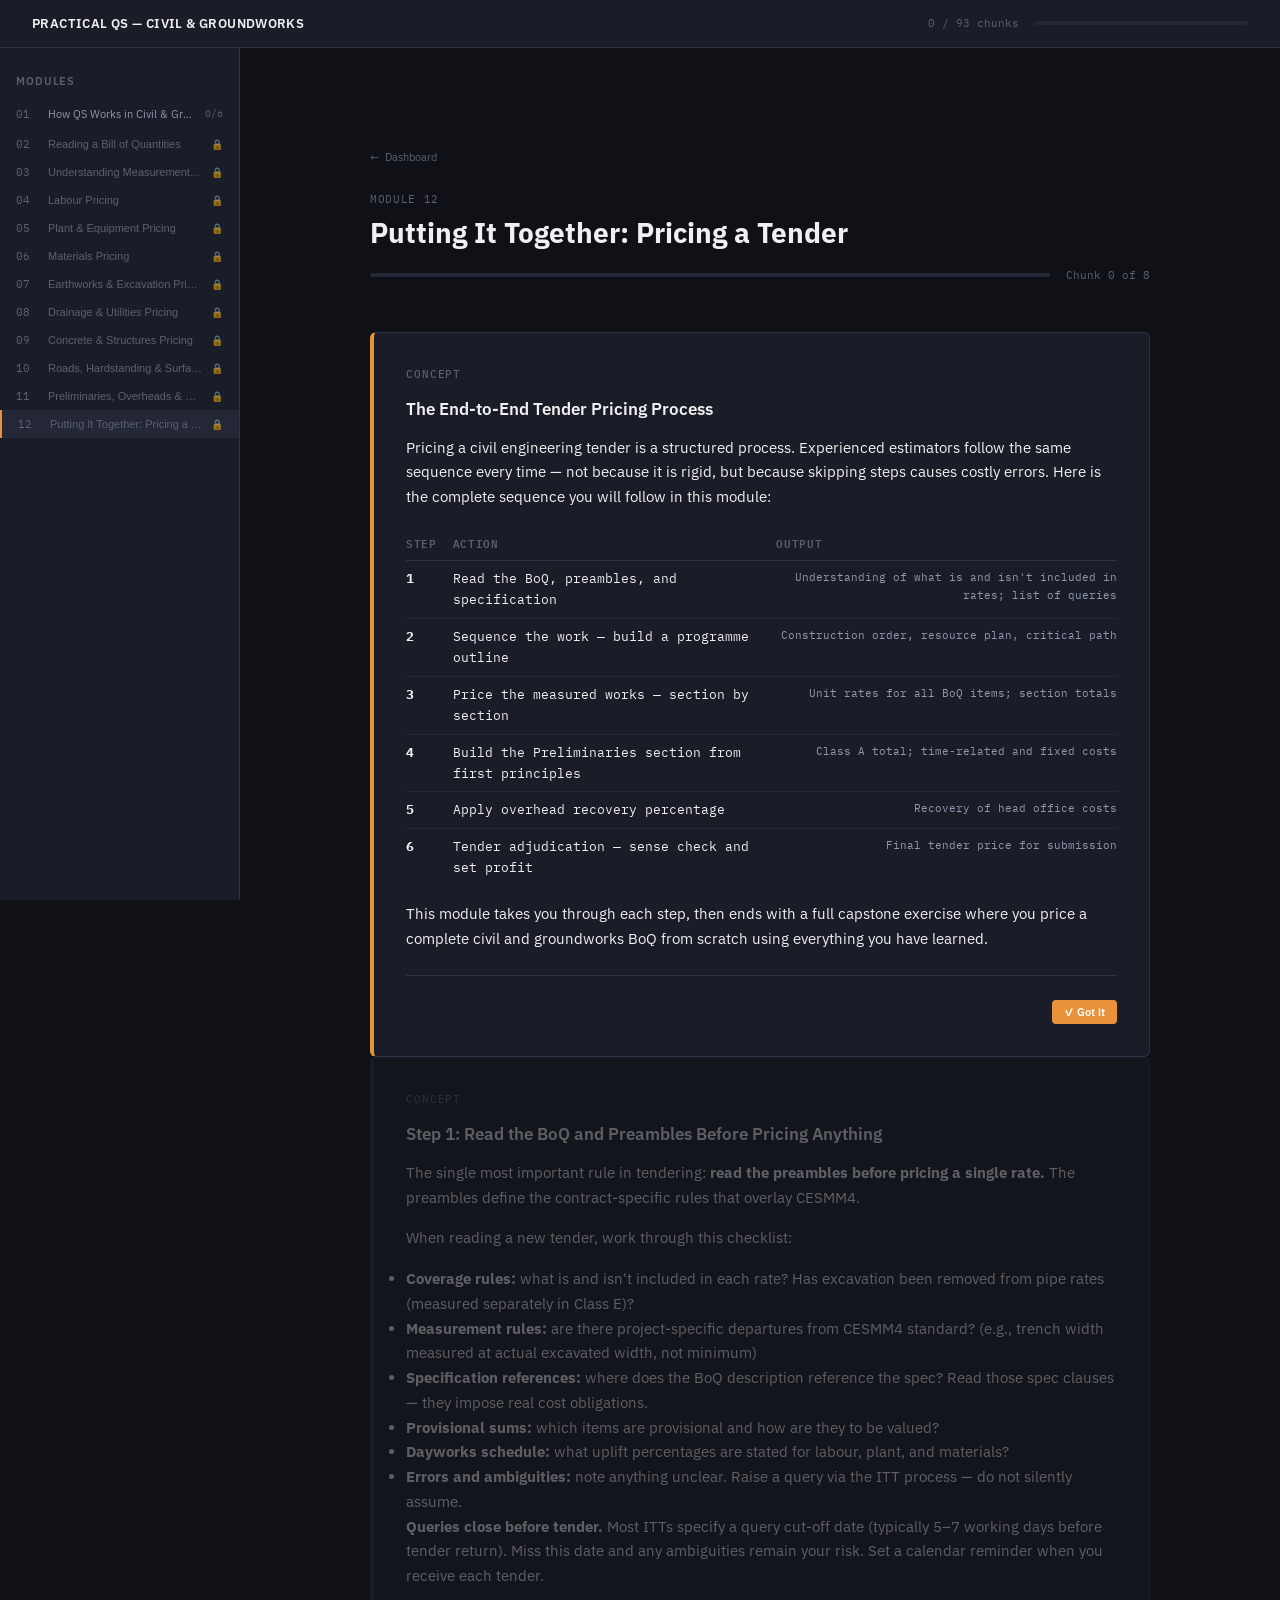
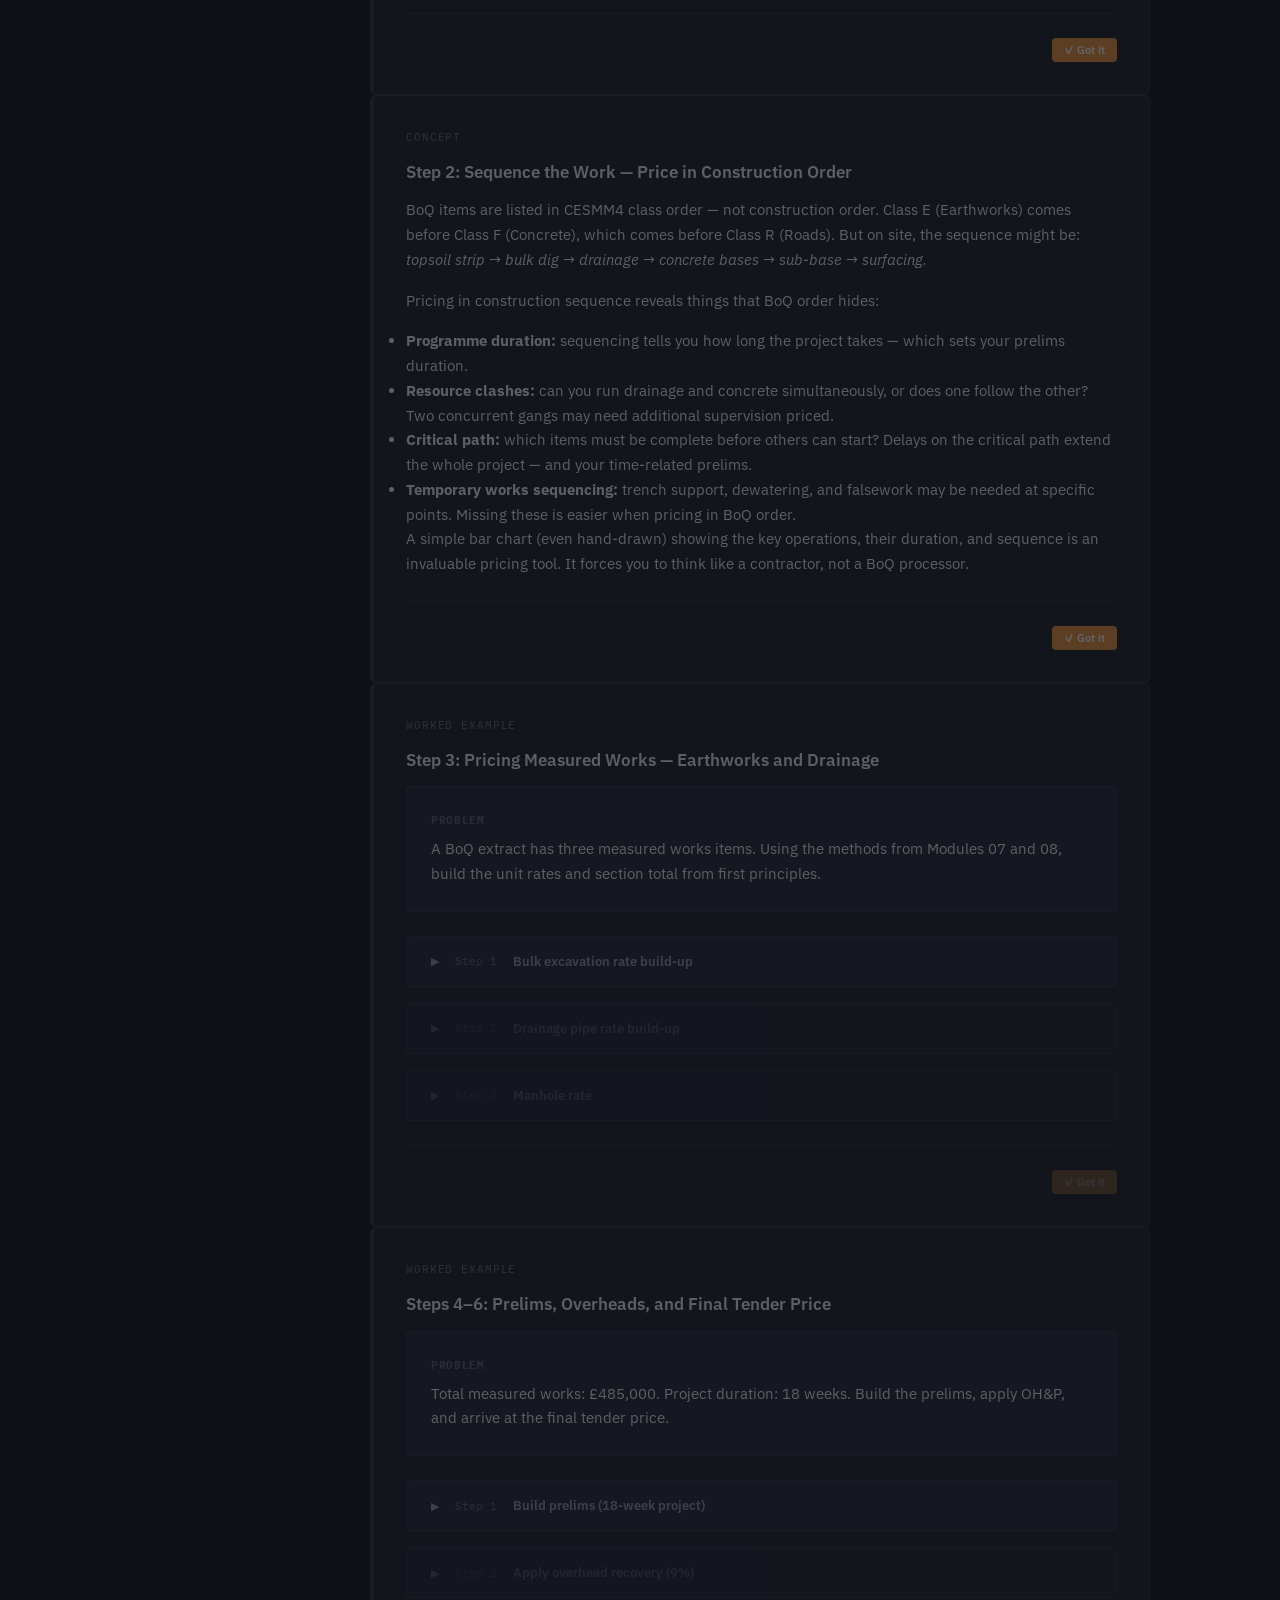
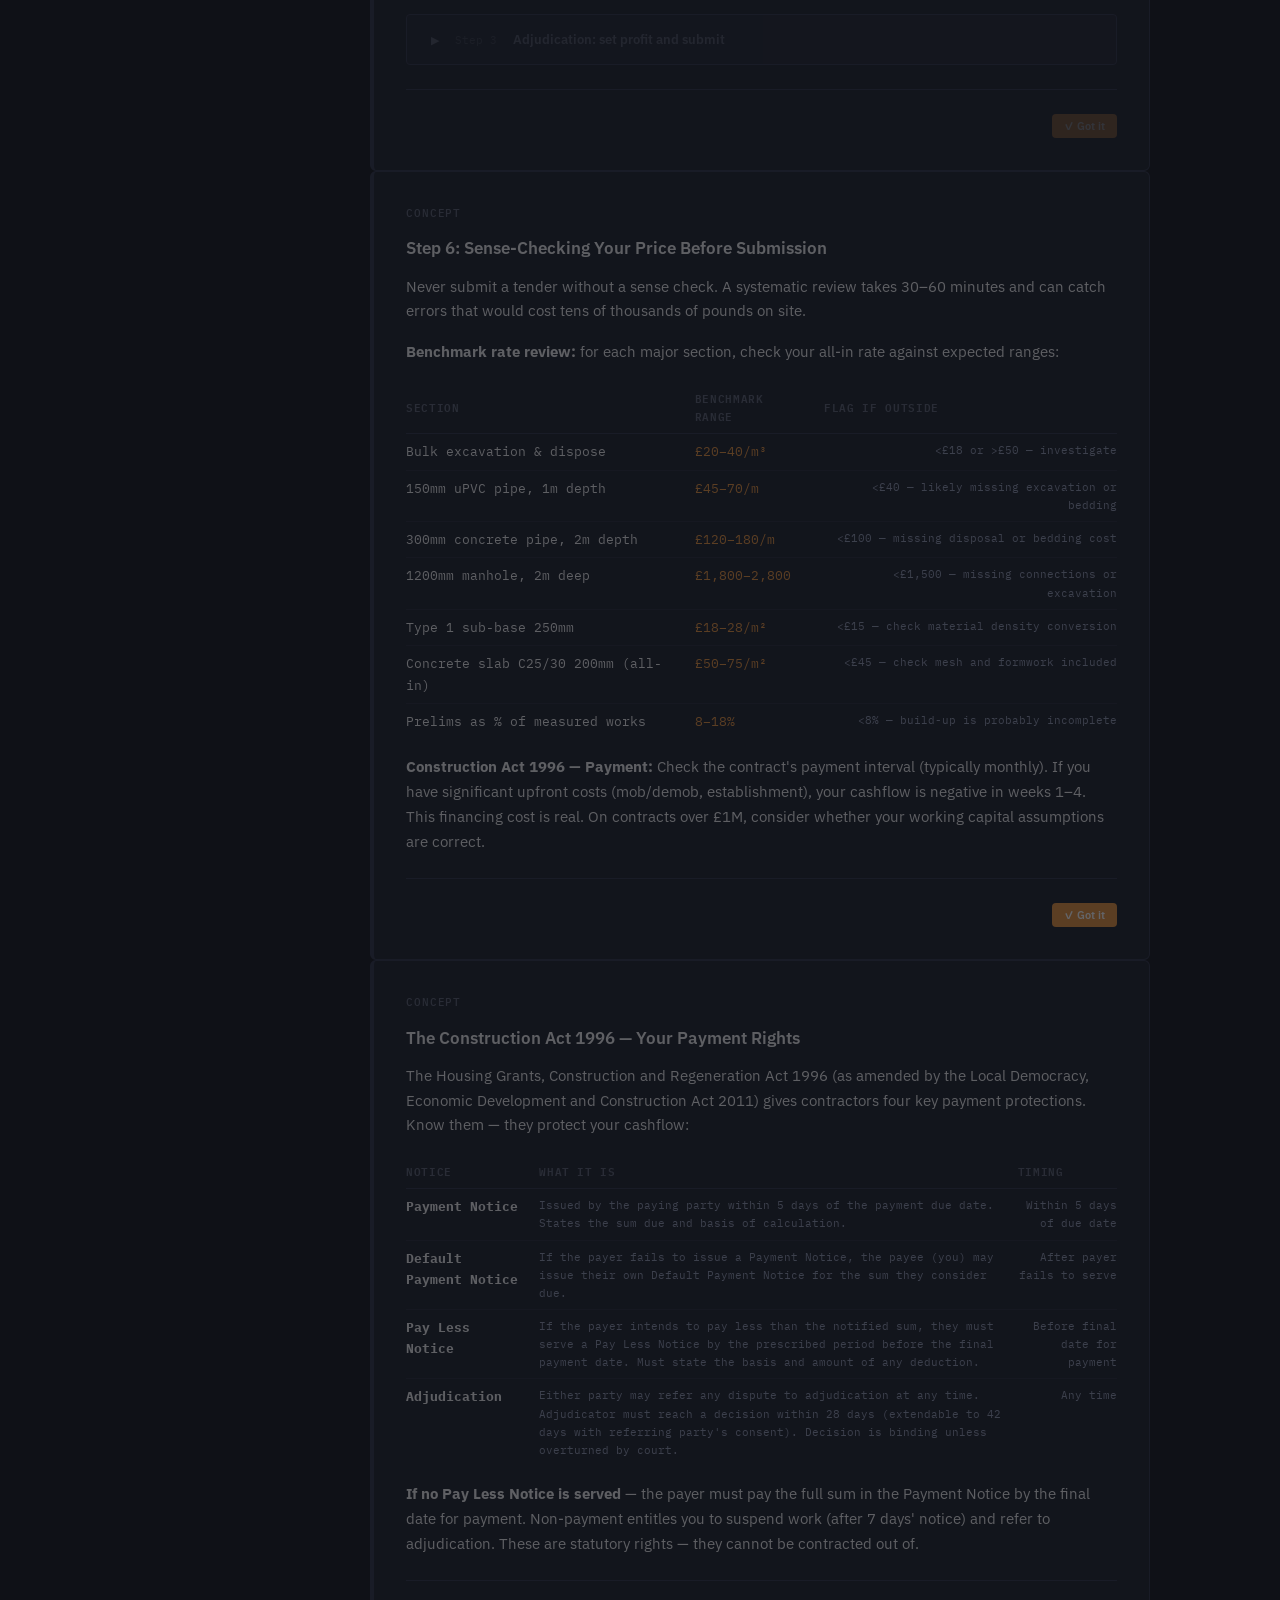
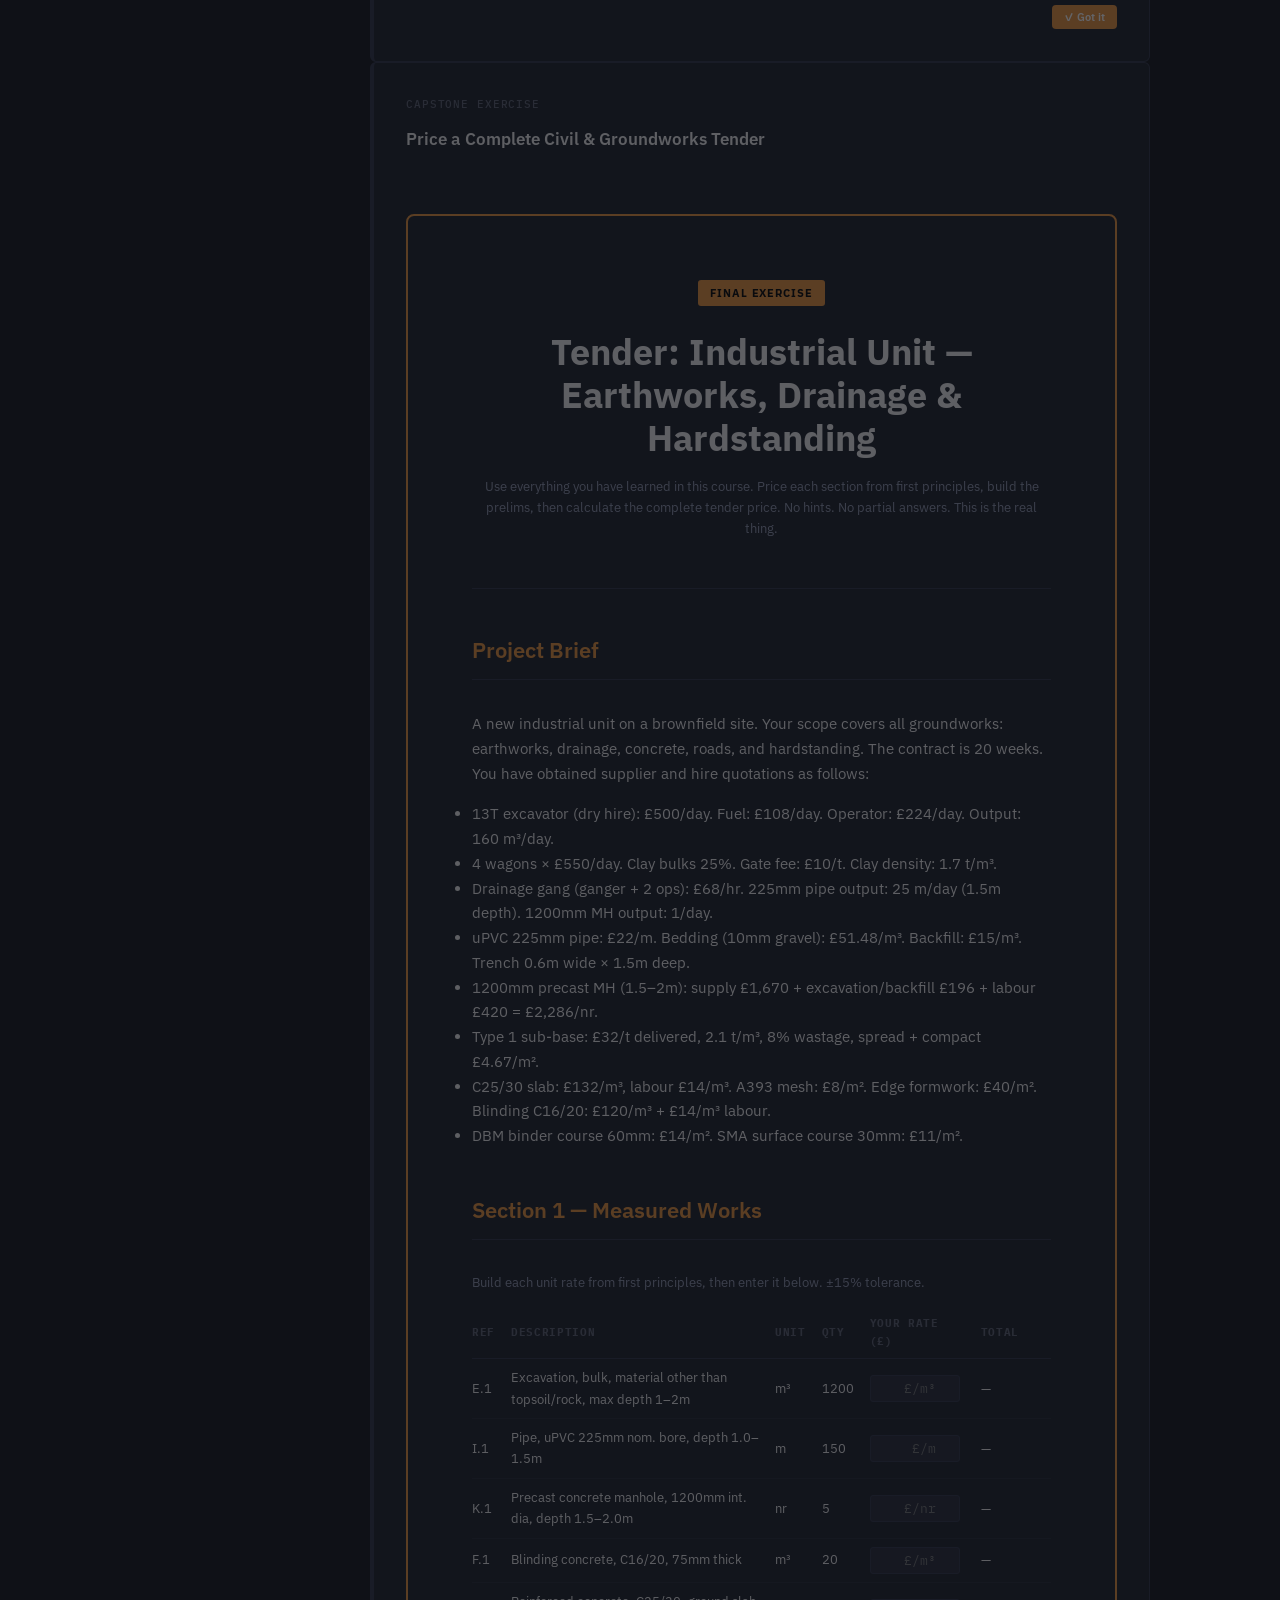
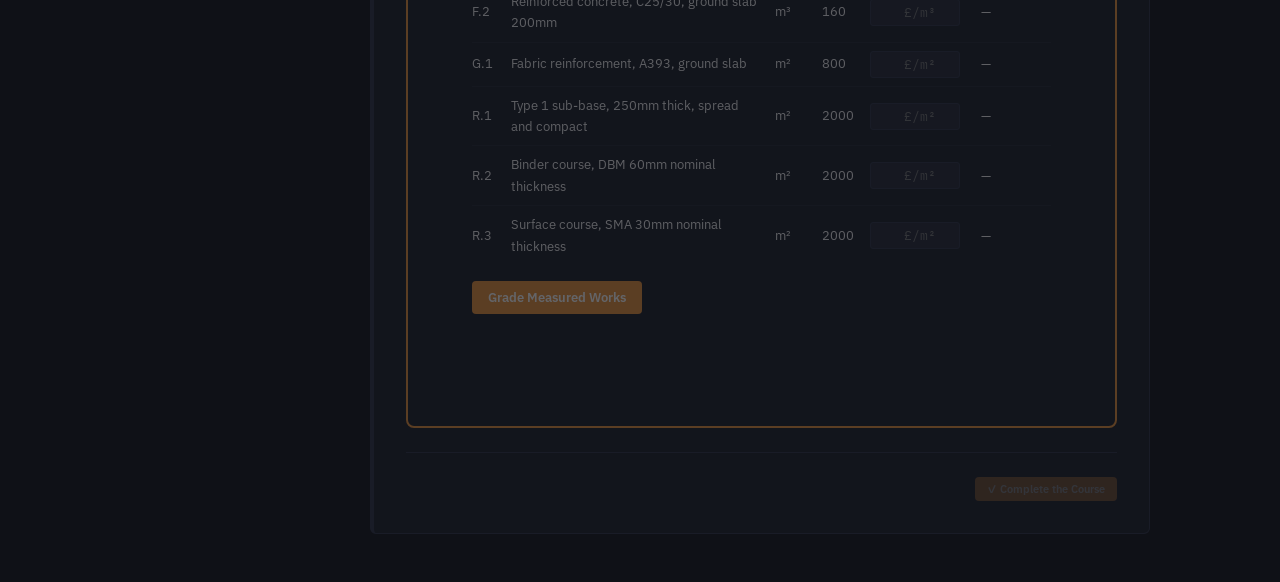
<file: modules/module-12.html>
<!DOCTYPE html>
<html lang="en">
<head>
  <meta charset="UTF-8">
  <meta name="viewport" content="width=device-width, initial-scale=1.0">
  <title>Module 12 — Pricing a Tender | Practical QS</title>
  <link rel="stylesheet" href="../css/main.css">
  <link rel="stylesheet" href="../css/module.css">
  <style>
    /* Capstone exercise overrides */
    .capstone {
      background: var(--bg-secondary);
      border: 2px solid var(--accent);
      border-radius: 8px;
      padding: var(--sp-8);
      margin-top: var(--sp-8);
    }
    .capstone__header {
      text-align: center;
      padding-bottom: var(--sp-6);
      border-bottom: 1px solid var(--border);
      margin-bottom: var(--sp-6);
    }
    .capstone__badge {
      display: inline-block;
      background: var(--accent);
      color: #000;
      font-weight: 700;
      font-size: var(--text-xs);
      padding: 4px 12px;
      border-radius: 3px;
      letter-spacing: 0.08em;
      text-transform: uppercase;
      margin-bottom: var(--sp-3);
    }
    .capstone__title {
      font-size: var(--text-2xl);
      font-weight: 700;
      margin: 0 0 var(--sp-2);
    }
    .capstone__subtitle {
      color: var(--text-secondary);
      font-size: var(--text-sm);
    }
    .capstone-section {
      margin-bottom: var(--sp-6);
    }
    .capstone-section__title {
      font-size: var(--text-lg);
      font-weight: 600;
      color: var(--accent);
      border-bottom: 1px solid var(--border);
      padding-bottom: var(--sp-2);
      margin-bottom: var(--sp-4);
    }
    .capstone-score {
      background: var(--bg-tertiary);
      border: 1px solid var(--border);
      border-radius: 6px;
      padding: var(--sp-4) var(--sp-6);
      margin-top: var(--sp-6);
      text-align: center;
      display: none;
    }
    .capstone-score__number {
      font-size: var(--text-2xl);
      font-weight: 700;
      color: var(--accent);
      font-family: 'IBM Plex Mono', monospace;
    }
    .capstone-score__label {
      color: var(--text-secondary);
      font-size: var(--text-sm);
      margin-top: var(--sp-1);
    }
    .prelims-input-row {
      display: grid;
      grid-template-columns: 1fr auto;
      gap: var(--sp-3);
      align-items: center;
      padding: var(--sp-2) 0;
      border-bottom: 1px solid var(--border);
    }
    .prelims-input-row label {
      font-size: var(--text-sm);
      color: var(--text-secondary);
    }
    .prelims-input-row input {
      width: 120px;
      text-align: right;
    }
    .total-row {
      display: flex;
      justify-content: space-between;
      align-items: center;
      padding: var(--sp-3) 0;
      font-weight: 700;
      border-top: 2px solid var(--border);
      margin-top: var(--sp-3);
    }
    .total-row span:last-child {
      font-family: 'IBM Plex Mono', monospace;
      color: var(--accent);
    }
  </style>
</head>
<body>

<div class="layout">

  <header class="topbar">
    <span class="topbar__title">Practical QS — Civil &amp; Groundworks</span>
    <div class="topbar__progress">
      <span class="topbar__progress-label" id="topbar-progress-label">0 / 0 chunks</span>
      <div class="progress-bar">
        <div class="progress-bar__fill" id="topbar-progress-fill" style="width:0%"></div>
      </div>
    </div>
  </header>

  <nav class="sidebar" aria-label="Module navigation">
    <p class="sidebar__section-label">Modules</p>
    <ul class="sidebar__nav" id="sidebar-nav"></ul>
  </nav>

  <main class="main">
    <div class="content-wrapper">

      <div class="module-header">
        <a href="../index.html" class="module-header__back">Dashboard</a>
        <p class="module-header__meta">Module 12</p>
        <h1 class="module-header__title">Putting It Together: Pricing a Tender</h1>
        <div class="module-header__progress">
          <div class="progress-bar">
            <div class="progress-bar__fill" id="module-progress-fill" style="width:0%"></div>
          </div>
          <span class="module-header__progress-text" id="module-progress-text">Chunk 0 of 8</span>
        </div>
      </div>

      <div class="sr-banner" id="sr-banner" style="display:none;">
        <span class="sr-banner__icon">&#128218;</span>
        <div class="sr-banner__text">
          <strong id="sr-banner-count">Recap questions due</strong> from earlier modules.
        </div>
        <div class="sr-banner__actions">
          <button class="btn btn--small btn--purple" onclick="openSROverlay()">Start Review</button>
          <button class="btn btn--small btn--ghost" onclick="dismissSRBanner()">Later</button>
        </div>
      </div>

      <div class="sr-overlay" id="sr-overlay" style="display:none;">
        <div class="sr-overlay__header">
          <span class="sr-overlay__title">Spaced Repetition Review</span>
          <span class="sr-overlay__counter" id="sr-counter"></span>
        </div>
        <button class="sr-close" onclick="closeSROverlay()" title="Close">&#10005;</button>
        <div class="sr-card" id="sr-card"></div>
      </div>

      <!-- CHUNK 12-01: Concept -->
      <div class="chunk chunk--active" id="chunk-12-01" data-chunk="12-01">
        <p class="chunk__type-label">Concept</p>
        <h2 class="chunk__title">The End-to-End Tender Pricing Process</h2>
        <div class="chunk__body">
          <p>Pricing a civil engineering tender is a structured process. Experienced estimators follow the same sequence every time — not because it is rigid, but because skipping steps causes costly errors. Here is the complete sequence you will follow in this module:</p>
          <table class="rate-table">
            <thead><tr><th>Step</th><th>Action</th><th>Output</th></tr></thead>
            <tbody>
              <tr>
                <td><strong>1</strong></td>
                <td>Read the BoQ, preambles, and specification</td>
                <td style="color:var(--text-secondary); font-size:var(--text-xs);">Understanding of what is and isn't included in rates; list of queries</td>
              </tr>
              <tr>
                <td><strong>2</strong></td>
                <td>Sequence the work — build a programme outline</td>
                <td style="color:var(--text-secondary); font-size:var(--text-xs);">Construction order, resource plan, critical path</td>
              </tr>
              <tr>
                <td><strong>3</strong></td>
                <td>Price the measured works — section by section</td>
                <td style="color:var(--text-secondary); font-size:var(--text-xs);">Unit rates for all BoQ items; section totals</td>
              </tr>
              <tr>
                <td><strong>4</strong></td>
                <td>Build the Preliminaries section from first principles</td>
                <td style="color:var(--text-secondary); font-size:var(--text-xs);">Class A total; time-related and fixed costs</td>
              </tr>
              <tr>
                <td><strong>5</strong></td>
                <td>Apply overhead recovery percentage</td>
                <td style="color:var(--text-secondary); font-size:var(--text-xs);">Recovery of head office costs</td>
              </tr>
              <tr>
                <td><strong>6</strong></td>
                <td>Tender adjudication — sense check and set profit</td>
                <td style="color:var(--text-secondary); font-size:var(--text-xs);">Final tender price for submission</td>
              </tr>
            </tbody>
          </table>
          <p style="margin-top:12px;">This module takes you through each step, then ends with a full capstone exercise where you price a complete civil and groundworks BoQ from scratch using everything you have learned.</p>
        </div>
        <div class="chunk__footer">
          <button class="btn btn--small btn--primary mark-complete-btn" data-chunk="12-01"
            onclick="handleMarkComplete('12-01')">&#10003; Got it</button>
        </div>
      </div>

      <!-- CHUNK 12-02: Concept -->
      <div class="chunk chunk--locked" id="chunk-12-02" data-chunk="12-02">
        <p class="chunk__type-label">Concept</p>
        <h2 class="chunk__title">Step 1: Read the BoQ and Preambles Before Pricing Anything</h2>
        <div class="chunk__body">
          <p>The single most important rule in tendering: <strong>read the preambles before pricing a single rate.</strong> The preambles define the contract-specific rules that overlay CESMM4.</p>
          <p>When reading a new tender, work through this checklist:</p>
          <ul class="content-list">
            <li><strong>Coverage rules:</strong> what is and isn't included in each rate? Has excavation been removed from pipe rates (measured separately in Class E)?</li>
            <li><strong>Measurement rules:</strong> are there project-specific departures from CESMM4 standard? (e.g., trench width measured at actual excavated width, not minimum)</li>
            <li><strong>Specification references:</strong> where does the BoQ description reference the spec? Read those spec clauses — they impose real cost obligations.</li>
            <li><strong>Provisional sums:</strong> which items are provisional and how are they to be valued?</li>
            <li><strong>Dayworks schedule:</strong> what uplift percentages are stated for labour, plant, and materials?</li>
            <li><strong>Errors and ambiguities:</strong> note anything unclear. Raise a query via the ITT process — do not silently assume.</li>
          </ul>
          <div class="callout callout--warning">
            <strong>Queries close before tender.</strong> Most ITTs specify a query cut-off date (typically 5–7 working days before tender return). Miss this date and any ambiguities remain your risk. Set a calendar reminder when you receive each tender.
          </div>
        </div>
        <div class="chunk__footer">
          <button class="btn btn--small btn--primary mark-complete-btn" data-chunk="12-02"
            onclick="handleMarkComplete('12-02')">&#10003; Got it</button>
        </div>
      </div>

      <!-- CHUNK 12-03: Concept -->
      <div class="chunk chunk--locked" id="chunk-12-03" data-chunk="12-03">
        <p class="chunk__type-label">Concept</p>
        <h2 class="chunk__title">Step 2: Sequence the Work — Price in Construction Order</h2>
        <div class="chunk__body">
          <p>BoQ items are listed in CESMM4 class order — not construction order. Class E (Earthworks) comes before Class F (Concrete), which comes before Class R (Roads). But on site, the sequence might be: <em>topsoil strip → bulk dig → drainage → concrete bases → sub-base → surfacing.</em></p>
          <p>Pricing in construction sequence reveals things that BoQ order hides:</p>
          <ul class="content-list">
            <li><strong>Programme duration:</strong> sequencing tells you how long the project takes — which sets your prelims duration.</li>
            <li><strong>Resource clashes:</strong> can you run drainage and concrete simultaneously, or does one follow the other? Two concurrent gangs may need additional supervision priced.</li>
            <li><strong>Critical path:</strong> which items must be complete before others can start? Delays on the critical path extend the whole project — and your time-related prelims.</li>
            <li><strong>Temporary works sequencing:</strong> trench support, dewatering, and falsework may be needed at specific points. Missing these is easier when pricing in BoQ order.</li>
          </ul>
          <p>A simple bar chart (even hand-drawn) showing the key operations, their duration, and sequence is an invaluable pricing tool. It forces you to think like a contractor, not a BoQ processor.</p>
        </div>
        <div class="chunk__footer">
          <button class="btn btn--small btn--primary mark-complete-btn" data-chunk="12-03"
            onclick="handleMarkComplete('12-03')">&#10003; Got it</button>
        </div>
      </div>

      <!-- CHUNK 12-04: Worked Example -->
      <div class="chunk chunk--locked" id="chunk-12-04" data-chunk="12-04">
        <p class="chunk__type-label">Worked Example</p>
        <h2 class="chunk__title">Step 3: Pricing Measured Works — Earthworks and Drainage</h2>
        <div class="chunk__body">

          <div class="worked-example__problem">
            <strong>Problem</strong>
            A BoQ extract has three measured works items. Using the methods from Modules 07 and 08, build the unit rates and section total from first principles.
          </div>

          <div class="worked-example__steps" id="steps-12-04">

            <div class="step" id="step-12-04-1">
              <button class="step__trigger" onclick="revealStep('12-04', 1)">
                <span class="step__trigger-icon">&#9654;</span>
                <span class="step__trigger-num">Step 1</span>
                <span class="step__trigger-label">Bulk excavation rate build-up</span>
              </button>
              <div class="step__content">
                <p>BoQ item: <em>"Excavation; material other than topsoil/rock; max depth 1–2m: 950 m³"</em></p>
                <div class="step__formula">
                  Excavator (13T, £832/day, 160 m³/day): £832 ÷ 160 = £5.20/m³<br>
                  Disposal (4 wagons × £550, 200 m³ loose/day):<br>
                  &nbsp;&nbsp;Haulage: £2,200 ÷ 200 loose m³ × 1.25 bulk = £13.75/m³ net<br>
                  Gate fee (clay 1.7t/m³ × £10/t):               £17.00/m³ net<br>
                  ─────────────────────────────────────────────────────────────<br>
                  Unit rate:    £5.20 + £13.75 + £17.00 = £35.95/m³<br>
                  Section total: 950 × £35.95 = £34,153
                </div>
              </div>
            </div>

            <div class="step" id="step-12-04-2">
              <button class="step__trigger" disabled onclick="revealStep('12-04', 2)">
                <span class="step__trigger-icon">&#9654;</span>
                <span class="step__trigger-num">Step 2</span>
                <span class="step__trigger-label">Drainage pipe rate build-up</span>
              </button>
              <div class="step__content">
                <p>BoQ item: <em>"Pipe, uPVC 225mm nom. bore, depth 1.0–1.5m: 120 m"</em></p>
                <div class="step__formula">
                  Trench vol/m: 0.60w × 1.40d = 0.840 m³/m<br>
                  Excavation:   0.840 × £12/m³           = £10.08/m<br>
                  Disposal:     0.840 × £14/m³            = £11.76/m<br>
                  Pipe supply:  225mm uPVC                = £22.00/m<br>
                  Bedding:      0.240 m³/m × £51.48/m³    = £12.36/m<br>
                  Backfill:     0.575 m³/m × £15/m³       = £ 8.63/m<br>
                  Labour:       £19.43/m<br>
                  ──────────────────────────────────────────────────<br>
                  Unit rate:    £84.26/m<br>
                  Section total: 120 × £84.26 = £10,111
                </div>
              </div>
            </div>

            <div class="step" id="step-12-04-3">
              <button class="step__trigger" disabled onclick="revealStep('12-04', 3)">
                <span class="step__trigger-icon">&#9654;</span>
                <span class="step__trigger-num">Step 3</span>
                <span class="step__trigger-label">Manhole rate</span>
              </button>
              <div class="step__content">
                <p>BoQ item: <em>"Precast concrete manhole, 1200mm int. dia, depth 1.5–2.0m: 3 nr"</em></p>
                <div class="step__formula">
                  Supply (base + 2 rings + taper + F&amp;C + connections): £1,670<br>
                  Excavation + disposal:   £146<br>
                  Backfill:                £ 50<br>
                  Labour:                  £420<br>
                  ─────────────────────────────<br>
                  Unit rate:   £2,286/nr (round to £2,300)<br>
                  Section total: 3 × £2,300 = £6,900
                </div>
                <p style="margin-top:12px;">These three items sum to £34,153 + £10,111 + £6,900 = <strong>£51,164</strong> for this extract. Every rate was built from first principles — not from memory or rough estimates.</p>
              </div>
            </div>

          </div>
        </div>
        <div class="chunk__footer">
          <button class="btn btn--small btn--primary mark-complete-btn" data-chunk="12-04" disabled
            onclick="handleMarkComplete('12-04')">&#10003; Got it</button>
        </div>
      </div>

      <!-- CHUNK 12-05: Worked Example -->
      <div class="chunk chunk--locked" id="chunk-12-05" data-chunk="12-05">
        <p class="chunk__type-label">Worked Example</p>
        <h2 class="chunk__title">Steps 4–6: Prelims, Overheads, and Final Tender Price</h2>
        <div class="chunk__body">

          <div class="worked-example__problem">
            <strong>Problem</strong>
            Total measured works: £485,000. Project duration: 18 weeks. Build the prelims, apply OH&amp;P, and arrive at the final tender price.
          </div>

          <div class="worked-example__steps" id="steps-12-05">

            <div class="step" id="step-12-05-1">
              <button class="step__trigger" onclick="revealStep('12-05', 1)">
                <span class="step__trigger-icon">&#9654;</span>
                <span class="step__trigger-num">Step 1</span>
                <span class="step__trigger-label">Build prelims (18-week project)</span>
              </button>
              <div class="step__content">
                <div class="step__formula">
                  Time-related (18 weeks):<br>
                  Site agent (£1,600/wk):   18 × £1,600 = £28,800<br>
                  Site foreman (£1,400/wk): 18 × £1,400 = £25,200<br>
                  Welfare + office (£600/wk): 18 × £600 = £10,800<br>
                  Security fence (£350/wk): 18 × £350  = £ 6,300<br>
                  <br>
                  Fixed costs:<br>
                  Plant mob/demob:              £ 3,000<br>
                  CAR + PL insurance:           £ 5,500<br>
                  Signage + set-up:             £ 1,500<br>
                  ─────────────────────────────────────<br>
                  <strong>Prelims total:              £81,100</strong>
                </div>
                <p style="margin-top:12px;">£81,100 is 16.7% of measured works (£485,000) — within the expected 8–18% range. This validates the prelims build-up.</p>
              </div>
            </div>

            <div class="step" id="step-12-05-2">
              <button class="step__trigger" disabled onclick="revealStep('12-05', 2)">
                <span class="step__trigger-icon">&#9654;</span>
                <span class="step__trigger-num">Step 2</span>
                <span class="step__trigger-label">Apply overhead recovery (9%)</span>
              </button>
              <div class="step__content">
                <div class="step__formula">
                  Measured works:    £485,000<br>
                  Prelims:           £ 81,100<br>
                  Sub-total:         £566,100<br>
                  <br>
                  Overhead (9%):     £566,100 × 0.09 = £50,949<br>
                  ────────────────────────────────────────────<br>
                  Sub-total + OH:    £617,049
                </div>
              </div>
            </div>

            <div class="step" id="step-12-05-3">
              <button class="step__trigger" disabled onclick="revealStep('12-05', 3)">
                <span class="step__trigger-icon">&#9654;</span>
                <span class="step__trigger-num">Step 3</span>
                <span class="step__trigger-label">Adjudication: set profit and submit</span>
              </button>
              <div class="step__content">
                <div class="step__formula">
                  Sub-total + OH:    £617,049<br>
                  Profit (4.5%):     £617,049 × 0.045 = £27,767<br>
                  ────────────────────────────────────────────<br>
                  <strong>Tender price:      £644,816</strong><br>
                  Round to:          £645,000
                </div>
                <p style="margin-top:12px;">At adjudication, the team reviewed three key risks: ground conditions (medium — some GI data), services (low — clear drawings), and programme (low — no critical constraints). Risk-adjusted margin: 4.5% accepted. Final tender price: £645,000.</p>
              </div>
            </div>

          </div>
        </div>
        <div class="chunk__footer">
          <button class="btn btn--small btn--primary mark-complete-btn" data-chunk="12-05" disabled
            onclick="handleMarkComplete('12-05')">&#10003; Got it</button>
        </div>
      </div>

      <!-- CHUNK 12-06: Concept -->
      <div class="chunk chunk--locked" id="chunk-12-06" data-chunk="12-06">
        <p class="chunk__type-label">Concept</p>
        <h2 class="chunk__title">Step 6: Sense-Checking Your Price Before Submission</h2>
        <div class="chunk__body">
          <p>Never submit a tender without a sense check. A systematic review takes 30–60 minutes and can catch errors that would cost tens of thousands of pounds on site.</p>
          <p><strong>Benchmark rate review:</strong> for each major section, check your all-in rate against expected ranges:</p>
          <table class="rate-table">
            <thead><tr><th>Section</th><th>Benchmark range</th><th>Flag if outside</th></tr></thead>
            <tbody>
              <tr><td>Bulk excavation &amp; dispose</td><td style="color:var(--accent);">£20–40/m³</td><td style="color:var(--text-secondary); font-size:var(--text-xs);">&lt;£18 or &gt;£50 — investigate</td></tr>
              <tr><td>150mm uPVC pipe, 1m depth</td><td style="color:var(--accent);">£45–70/m</td><td style="color:var(--text-secondary); font-size:var(--text-xs);">&lt;£40 — likely missing excavation or bedding</td></tr>
              <tr><td>300mm concrete pipe, 2m depth</td><td style="color:var(--accent);">£120–180/m</td><td style="color:var(--text-secondary); font-size:var(--text-xs);">&lt;£100 — missing disposal or bedding cost</td></tr>
              <tr><td>1200mm manhole, 2m deep</td><td style="color:var(--accent);">£1,800–2,800</td><td style="color:var(--text-secondary); font-size:var(--text-xs);">&lt;£1,500 — missing connections or excavation</td></tr>
              <tr><td>Type 1 sub-base 250mm</td><td style="color:var(--accent);">£18–28/m²</td><td style="color:var(--text-secondary); font-size:var(--text-xs);">&lt;£15 — check material density conversion</td></tr>
              <tr><td>Concrete slab C25/30 200mm (all-in)</td><td style="color:var(--accent);">£50–75/m²</td><td style="color:var(--text-secondary); font-size:var(--text-xs);">&lt;£45 — check mesh and formwork included</td></tr>
              <tr><td>Prelims as % of measured works</td><td style="color:var(--accent);">8–18%</td><td style="color:var(--text-secondary); font-size:var(--text-xs);">&lt;8% — build-up is probably incomplete</td></tr>
            </tbody>
          </table>
          <div class="callout callout--info">
            <strong>Construction Act 1996 — Payment:</strong> Check the contract's payment interval (typically monthly). If you have significant upfront costs (mob/demob, establishment), your cashflow is negative in weeks 1–4. This financing cost is real. On contracts over £1M, consider whether your working capital assumptions are correct.
          </div>
        </div>
        <div class="chunk__footer">
          <button class="btn btn--small btn--primary mark-complete-btn" data-chunk="12-06"
            onclick="handleMarkComplete('12-06')">&#10003; Got it</button>
        </div>
      </div>

      <!-- CHUNK 12-07: Concept -->
      <div class="chunk chunk--locked" id="chunk-12-07" data-chunk="12-07">
        <p class="chunk__type-label">Concept</p>
        <h2 class="chunk__title">The Construction Act 1996 — Your Payment Rights</h2>
        <div class="chunk__body">
          <p>The Housing Grants, Construction and Regeneration Act 1996 (as amended by the Local Democracy, Economic Development and Construction Act 2011) gives contractors four key payment protections. Know them — they protect your cashflow:</p>
          <table class="rate-table">
            <thead><tr><th>Notice</th><th>What it is</th><th>Timing</th></tr></thead>
            <tbody>
              <tr>
                <td><strong>Payment Notice</strong></td>
                <td style="color:var(--text-secondary); font-size:var(--text-xs);">Issued by the paying party within 5 days of the payment due date. States the sum due and basis of calculation.</td>
                <td style="color:var(--text-secondary); font-size:var(--text-xs);">Within 5 days of due date</td>
              </tr>
              <tr>
                <td><strong>Default Payment Notice</strong></td>
                <td style="color:var(--text-secondary); font-size:var(--text-xs);">If the payer fails to issue a Payment Notice, the payee (you) may issue their own Default Payment Notice for the sum they consider due.</td>
                <td style="color:var(--text-secondary); font-size:var(--text-xs);">After payer fails to serve</td>
              </tr>
              <tr>
                <td><strong>Pay Less Notice</strong></td>
                <td style="color:var(--text-secondary); font-size:var(--text-xs);">If the payer intends to pay less than the notified sum, they must serve a Pay Less Notice by the prescribed period before the final payment date. Must state the basis and amount of any deduction.</td>
                <td style="color:var(--text-secondary); font-size:var(--text-xs);">Before final date for payment</td>
              </tr>
              <tr>
                <td><strong>Adjudication</strong></td>
                <td style="color:var(--text-secondary); font-size:var(--text-xs);">Either party may refer any dispute to adjudication at any time. Adjudicator must reach a decision within 28 days (extendable to 42 days with referring party's consent). Decision is binding unless overturned by court.</td>
                <td style="color:var(--text-secondary); font-size:var(--text-xs);">Any time</td>
              </tr>
            </tbody>
          </table>
          <div class="callout callout--warning">
            <strong>If no Pay Less Notice is served</strong> — the payer must pay the full sum in the Payment Notice by the final date for payment. Non-payment entitles you to suspend work (after 7 days' notice) and refer to adjudication. These are statutory rights — they cannot be contracted out of.
          </div>
        </div>
        <div class="chunk__footer">
          <button class="btn btn--small btn--primary mark-complete-btn" data-chunk="12-07"
            onclick="handleMarkComplete('12-07')">&#10003; Got it</button>
        </div>
      </div>

      <!-- CHUNK 12-08: CAPSTONE EXERCISE -->
      <div class="chunk chunk--locked" id="chunk-12-08" data-chunk="12-08">
        <p class="chunk__type-label">Capstone Exercise</p>
        <h2 class="chunk__title">Price a Complete Civil &amp; Groundworks Tender</h2>
        <div class="chunk__body">

          <div class="capstone">
            <div class="capstone__header">
              <div class="capstone__badge">Final Exercise</div>
              <h2 class="capstone__title">Tender: Industrial Unit — Earthworks, Drainage &amp; Hardstanding</h2>
              <p class="capstone__subtitle">
                Use everything you have learned in this course. Price each section from first principles, build the prelims, then calculate the complete tender price. No hints. No partial answers. This is the real thing.
              </p>
            </div>

            <!-- Project Brief -->
            <div class="capstone-section">
              <h3 class="capstone-section__title">Project Brief</h3>
              <p>A new industrial unit on a brownfield site. Your scope covers all groundworks: earthworks, drainage, concrete, roads, and hardstanding. The contract is 20 weeks. You have obtained supplier and hire quotations as follows:</p>
              <ul class="content-list" style="margin-top:8px;">
                <li>13T excavator (dry hire): £500/day. Fuel: £108/day. Operator: £224/day. Output: 160 m³/day.</li>
                <li>4 wagons × £550/day. Clay bulks 25%. Gate fee: £10/t. Clay density: 1.7 t/m³.</li>
                <li>Drainage gang (ganger + 2 ops): £68/hr. 225mm pipe output: 25 m/day (1.5m depth). 1200mm MH output: 1/day.</li>
                <li>uPVC 225mm pipe: £22/m. Bedding (10mm gravel): £51.48/m³. Backfill: £15/m³. Trench 0.6m wide × 1.5m deep.</li>
                <li>1200mm precast MH (1.5–2m): supply £1,670 + excavation/backfill £196 + labour £420 = £2,286/nr.</li>
                <li>Type 1 sub-base: £32/t delivered, 2.1 t/m³, 8% wastage, spread + compact £4.67/m².</li>
                <li>C25/30 slab: £132/m³, labour £14/m³. A393 mesh: £8/m². Edge formwork: £40/m². Blinding C16/20: £120/m³ + £14/m³ labour.</li>
                <li>DBM binder course 60mm: £14/m². SMA surface course 30mm: £11/m².</li>
              </ul>
            </div>

            <!-- SECTION 1: Measured Works -->
            <div class="capstone-section">
              <h3 class="capstone-section__title">Section 1 — Measured Works</h3>
              <p style="color:var(--text-secondary); font-size:var(--text-sm); margin-bottom:12px;">Build each unit rate from first principles, then enter it below. ±15% tolerance.</p>

              <table class="boq-table">
                <thead>
                  <tr>
                    <th>Ref</th>
                    <th>Description</th>
                    <th>Unit</th>
                    <th>Qty</th>
                    <th>Your Rate (£)</th>
                    <th>Total</th>
                    <th></th>
                  </tr>
                </thead>
                <tbody>
                  <tr>
                    <td>E.1</td>
                    <td>Excavation, bulk, material other than topsoil/rock, max depth 1–2m</td>
                    <td>m³</td>
                    <td>1200</td>
                    <td><input class="boq-rate-input" id="boq-input-12-08-e1" type="number" placeholder="£/m³" min="0" step="0.50"></td>
                    <td id="boq-total-12-08-e1">—</td>
                    <td id="boq-result-12-08-e1"></td>
                  </tr>
                  <tr>
                    <td>I.1</td>
                    <td>Pipe, uPVC 225mm nom. bore, depth 1.0–1.5m</td>
                    <td>m</td>
                    <td>150</td>
                    <td><input class="boq-rate-input" id="boq-input-12-08-i1" type="number" placeholder="£/m" min="0" step="1"></td>
                    <td id="boq-total-12-08-i1">—</td>
                    <td id="boq-result-12-08-i1"></td>
                  </tr>
                  <tr>
                    <td>K.1</td>
                    <td>Precast concrete manhole, 1200mm int. dia, depth 1.5–2.0m</td>
                    <td>nr</td>
                    <td>5</td>
                    <td><input class="boq-rate-input" id="boq-input-12-08-k1" type="number" placeholder="£/nr" min="0" step="10"></td>
                    <td id="boq-total-12-08-k1">—</td>
                    <td id="boq-result-12-08-k1"></td>
                  </tr>
                  <tr>
                    <td>F.1</td>
                    <td>Blinding concrete, C16/20, 75mm thick</td>
                    <td>m³</td>
                    <td>20</td>
                    <td><input class="boq-rate-input" id="boq-input-12-08-f1" type="number" placeholder="£/m³" min="0" step="1"></td>
                    <td id="boq-total-12-08-f1">—</td>
                    <td id="boq-result-12-08-f1"></td>
                  </tr>
                  <tr>
                    <td>F.2</td>
                    <td>Reinforced concrete, C25/30, ground slab 200mm</td>
                    <td>m³</td>
                    <td>160</td>
                    <td><input class="boq-rate-input" id="boq-input-12-08-f2" type="number" placeholder="£/m³" min="0" step="1"></td>
                    <td id="boq-total-12-08-f2">—</td>
                    <td id="boq-result-12-08-f2"></td>
                  </tr>
                  <tr>
                    <td>G.1</td>
                    <td>Fabric reinforcement, A393, ground slab</td>
                    <td>m²</td>
                    <td>800</td>
                    <td><input class="boq-rate-input" id="boq-input-12-08-g1" type="number" placeholder="£/m²" min="0" step="0.25"></td>
                    <td id="boq-total-12-08-g1">—</td>
                    <td id="boq-result-12-08-g1"></td>
                  </tr>
                  <tr>
                    <td>R.1</td>
                    <td>Type 1 sub-base, 250mm thick, spread and compact</td>
                    <td>m²</td>
                    <td>2000</td>
                    <td><input class="boq-rate-input" id="boq-input-12-08-r1" type="number" placeholder="£/m²" min="0" step="0.25"></td>
                    <td id="boq-total-12-08-r1">—</td>
                    <td id="boq-result-12-08-r1"></td>
                  </tr>
                  <tr>
                    <td>R.2</td>
                    <td>Binder course, DBM 60mm nominal thickness</td>
                    <td>m²</td>
                    <td>2000</td>
                    <td><input class="boq-rate-input" id="boq-input-12-08-r2" type="number" placeholder="£/m²" min="0" step="0.25"></td>
                    <td id="boq-total-12-08-r2">—</td>
                    <td id="boq-result-12-08-r2"></td>
                  </tr>
                  <tr>
                    <td>R.3</td>
                    <td>Surface course, SMA 30mm nominal thickness</td>
                    <td>m²</td>
                    <td>2000</td>
                    <td><input class="boq-rate-input" id="boq-input-12-08-r3" type="number" placeholder="£/m²" min="0" step="0.25"></td>
                    <td id="boq-total-12-08-r3">—</td>
                    <td id="boq-result-12-08-r3"></td>
                  </tr>
                </tbody>
              </table>

              <button class="btn btn--primary" id="boq-submit-12-08" onclick="gradeCapstoneSection()" style="margin-top:16px;">
                Grade Measured Works
              </button>
              <div id="boq-feedback-12-08" class="boq-feedback-panel" style="display:none;"></div>
            </div>

            <!-- SECTION 2: Prelims -->
            <div class="capstone-section" id="capstone-prelims-section" style="display:none;">
              <h3 class="capstone-section__title">Section 2 — Preliminaries Build-Up</h3>
              <p style="color:var(--text-secondary); font-size:var(--text-sm); margin-bottom:12px;">
                The contract is 20 weeks. Enter your time-related weekly costs and fixed costs to calculate the prelims total. The system will then calculate your full tender price.
              </p>

              <div class="prelims-input-row">
                <label>Site agent/manager (£/week)</label>
                <input class="boq-rate-input" id="prelim-agent" type="number" value="1600" min="0" step="100">
              </div>
              <div class="prelims-input-row">
                <label>Site foreman (£/week)</label>
                <input class="boq-rate-input" id="prelim-foreman" type="number" value="1400" min="0" step="100">
              </div>
              <div class="prelims-input-row">
                <label>Welfare + office hire (£/week)</label>
                <input class="boq-rate-input" id="prelim-welfare" type="number" value="600" min="0" step="50">
              </div>
              <div class="prelims-input-row">
                <label>Other time-related costs (£/week)</label>
                <input class="boq-rate-input" id="prelim-other" type="number" value="500" min="0" step="50">
              </div>
              <div class="prelims-input-row">
                <label>Plant mob/demob (£ fixed)</label>
                <input class="boq-rate-input" id="prelim-mob" type="number" value="3000" min="0" step="500">
              </div>
              <div class="prelims-input-row">
                <label>Insurances &amp; bonds (£ fixed)</label>
                <input class="boq-rate-input" id="prelim-insurance" type="number" value="6000" min="0" step="500">
              </div>
              <div class="prelims-input-row">
                <label>Other fixed costs (£)</label>
                <input class="boq-rate-input" id="prelim-otherfixed" type="number" value="1500" min="0" step="250">
              </div>

              <div class="prelims-input-row" style="margin-top:12px;">
                <label>Overhead recovery (%)</label>
                <input class="boq-rate-input" id="prelim-oh" type="number" value="9" min="0" max="30" step="0.5">
              </div>
              <div class="prelims-input-row">
                <label>Profit margin (%)</label>
                <input class="boq-rate-input" id="prelim-profit" type="number" value="4" min="0" max="20" step="0.5">
              </div>

              <button class="btn btn--primary" onclick="calculateFinalTender()" style="margin-top:16px;">
                Calculate Final Tender Price
              </button>
            </div>

            <!-- SECTION 3: Final Score -->
            <div class="capstone-score" id="capstone-score">
              <div class="capstone-score__number" id="capstone-score-number">—</div>
              <div class="capstone-score__label">items within acceptable range</div>
              <div id="capstone-tender-total" style="margin-top:16px; font-size:var(--text-lg); font-weight:700;"></div>
              <p style="margin-top:12px; color:var(--text-secondary); font-size:var(--text-sm); max-width:480px; margin-left:auto; margin-right:auto;" id="capstone-summary-text"></p>
            </div>

          </div>
        </div>
        <div class="chunk__footer">
          <button class="btn btn--small btn--primary mark-complete-btn" data-chunk="12-08" disabled
            onclick="handleMarkComplete('12-08')">&#10003; Complete the Course</button>
        </div>
      </div>

      <div class="module-complete" id="module-complete" style="display:none;">
        <h2 class="module-complete__title">Course Complete!</h2>
        <p>You have completed all 12 modules of Practical QS for Civil Engineering &amp; Groundworks. You can now read and price a civil Bill of Quantities from first principles.</p>
        <a href="../index.html" class="btn btn--primary">Return to Dashboard &rarr;</a>
      </div>

    </div>
  </main>
</div>

<script src="../js/progress.js"></script>
<script src="../js/spaced-repetition.js"></script>
<script src="../js/exercises.js"></script>
<script src="../js/chunk-types.js"></script>
<script>
  const MODULE_ID = '12';
  const CHUNK_LIST = ['12-01','12-02','12-03','12-04','12-05','12-06','12-07','12-08'];

  const CHUNK_WE_CONFIG = {
    '12-04': { totalSteps: 3 },
    '12-05': { totalSteps: 3 },
  };

  // Capstone measured works config
  const CAPSTONE_ITEMS = [
    {
      ref: 'e1', unit: 'm³', qty: 1200,
      // Excav £5.20 + haulage £13.75 + gate £17 = £35.95
      correctRate: 35.95, tolerance: 0.15,
      explanation: 'Excavation £5.20/m³ (£832÷160) + haulage £13.75/m³ (wagons÷loose vol×bulking) + gate fee £17.00/m³ (1.7t×£10) = £35.95/m³.',
    },
    {
      ref: 'i1', unit: 'm', qty: 150,
      // Excav 0.84m³ × £12 = £10.08 + disposal 0.84 × £14 = £11.76 + pipe £22 + bedding 0.24×£51.48=£12.36 + backfill 0.575×£15=£8.63 + labour £19.43 = £84.26
      correctRate: 84.26, tolerance: 0.15,
      explanation: 'Excavation £10.08 + disposal £11.76 + pipe £22 + bedding £12.36 + backfill £8.63 + labour £19.43 = £84.26/m. Each component built from the provided rates.',
    },
    {
      ref: 'k1', unit: 'nr', qty: 5,
      correctRate: 2286, tolerance: 0.15,
      explanation: 'Supply £1,670 + excavation/backfill £196 + labour £420 = £2,286/nr. All components provided in the brief.',
    },
    {
      ref: 'f1', unit: 'm³', qty: 20,
      // £120×1.03 + £14 = £138
      correctRate: 137.60, tolerance: 0.15,
      explanation: '£120/m³ × 1.03 (3% wastage) + £14 labour = £137.60/m³ for blinding.',
    },
    {
      ref: 'f2', unit: 'm³', qty: 160,
      // £132×1.03 + £14 = £149.96
      correctRate: 149.96, tolerance: 0.15,
      explanation: '£132/m³ × 1.03 (3% wastage) + £14 labour = £149.96/m³ for structural C25/30 slab.',
    },
    {
      ref: 'g1', unit: 'm²', qty: 800,
      correctRate: 8.00, tolerance: 0.15,
      explanation: 'A393 mesh supply and fix: £8.00/m² as provided.',
    },
    {
      ref: 'r1', unit: 'm²', qty: 2000,
      // £32/t × 2.1 t/m³ × 1.08 wastage × 0.25m depth + £4.67 compact = £18.14 + £4.67 = £22.81
      correctRate: 22.81, tolerance: 0.15,
      explanation: 'Material: £32×2.1×1.08×0.250m = £18.14/m². Compact: £4.67/m². Total: £22.81/m².',
    },
    {
      ref: 'r2', unit: 'm²', qty: 2000,
      correctRate: 14.00, tolerance: 0.15,
      explanation: 'DBM binder course 60mm supply and lay: £14/m² as provided.',
    },
    {
      ref: 'r3', unit: 'm²', qty: 2000,
      correctRate: 11.00, tolerance: 0.15,
      explanation: 'SMA surface course 30mm supply and lay: £11/m² as provided.',
    },
  ];

  let measuredWorksTotal = 0;
  let capstoneSectionGraded = false;

  function gradeCapstoneSection() {
    const submitBtn = document.getElementById('boq-submit-12-08');
    if (submitBtn) { submitBtn.disabled = true; submitBtn.textContent = 'Graded'; }

    let correctCount = 0;
    let acceptableCount = 0;
    const feedbackItems = [];
    measuredWorksTotal = 0;

    CAPSTONE_ITEMS.forEach(item => {
      const input = document.getElementById('boq-input-12-08-' + item.ref);
      const totalCell = document.getElementById('boq-total-12-08-' + item.ref);
      const resultCell = document.getElementById('boq-result-12-08-' + item.ref);
      if (!input) return;
      input.disabled = true;

      const userRate = parseFloat(input.value) || 0;
      const result = evaluateRate(userRate, item.correctRate, item.tolerance);

      if (result === 'correct') correctCount++;
      if (result === 'acceptable') acceptableCount++;
      input.classList.add(result);

      if (totalCell) totalCell.textContent = userRate ? '£' + (userRate * item.qty).toFixed(0) : '—';
      if (resultCell) {
        resultCell.textContent = result === 'correct' ? '✓' : result === 'acceptable' ? '~' : '✗';
        resultCell.style.color = result === 'correct' ? 'var(--success)' : result === 'acceptable' ? 'var(--warning)' : 'var(--error)';
      }

      measuredWorksTotal += userRate * item.qty;
      feedbackItems.push({ result, item, userRate });
    });

    const feedbackPanel = document.getElementById('boq-feedback-12-08');
    if (feedbackPanel) {
      const inRange = correctCount + acceptableCount;
      feedbackPanel.style.display = 'block';
      feedbackPanel.innerHTML = `
        <p class="boq-score">${inRange} / ${CAPSTONE_ITEMS.length} items within acceptable range</p>
        <div class="boq-feedback">
          ${feedbackItems.map(({ result, item, userRate }) => `
            <div class="boq-feedback__item boq-feedback__item--${result}">
              <strong>${item.ref.toUpperCase()}</strong> —
              Your rate: <span class="text-mono">£${userRate.toFixed(2)}</span>
              &nbsp;|&nbsp; Correct: <span class="text-mono">£${item.correctRate.toFixed(2)}</span><br>
              <span style="color:var(--text-secondary); font-size:var(--text-sm);">${item.explanation}</span>
            </div>
          `).join('')}
        </div>`;
    }

    capstoneSectionGraded = true;
    document.getElementById('capstone-prelims-section').style.display = 'block';
    document.getElementById('capstone-prelims-section').scrollIntoView({ behavior: 'smooth', block: 'start' });
  }

  function calculateFinalTender() {
    const weeks = 20;
    const agent = parseFloat(document.getElementById('prelim-agent').value) || 0;
    const foreman = parseFloat(document.getElementById('prelim-foreman').value) || 0;
    const welfare = parseFloat(document.getElementById('prelim-welfare').value) || 0;
    const other = parseFloat(document.getElementById('prelim-other').value) || 0;
    const mob = parseFloat(document.getElementById('prelim-mob').value) || 0;
    const insurance = parseFloat(document.getElementById('prelim-insurance').value) || 0;
    const otherfixed = parseFloat(document.getElementById('prelim-otherfixed').value) || 0;
    const ohPct = (parseFloat(document.getElementById('prelim-oh').value) || 0) / 100;
    const profitPct = (parseFloat(document.getElementById('prelim-profit').value) || 0) / 100;

    const timeRelated = (agent + foreman + welfare + other) * weeks;
    const fixed = mob + insurance + otherfixed;
    const prelims = timeRelated + fixed;
    const subTotal = measuredWorksTotal + prelims;
    const oh = subTotal * ohPct;
    const subTotalOH = subTotal + oh;
    const profit = subTotalOH * profitPct;
    const tenderTotal = subTotalOH + profit;

    const prelimsPct = measuredWorksTotal > 0 ? (prelims / measuredWorksTotal * 100).toFixed(1) : 0;
    const prelimOk = prelimsPct >= 8 && prelimsPct <= 18;

    const scoreEl = document.getElementById('capstone-score');
    const scoreNumEl = document.getElementById('capstone-score-number');
    const tenderEl = document.getElementById('capstone-tender-total');
    const summaryEl = document.getElementById('capstone-summary-text');

    scoreEl.style.display = 'block';
    scoreNumEl.textContent = '—';

    tenderEl.innerHTML = `
      <div style="text-align:left; max-width:400px; margin:16px auto 0; font-family:'IBM Plex Mono',monospace; font-size:var(--text-sm);">
        Measured works:  £${measuredWorksTotal.toFixed(0).replace(/\B(?=(\d{3})+(?!\d))/g,',')}<br>
        Prelims:         £${prelims.toFixed(0).replace(/\B(?=(\d{3})+(?!\d))/g,',')} (${prelimsPct}% of works)<br>
        Sub-total:       £${subTotal.toFixed(0).replace(/\B(?=(\d{3})+(?!\d))/g,',')}<br>
        Overhead:        £${oh.toFixed(0).replace(/\B(?=(\d{3})+(?!\d))/g,',')}<br>
        Profit:          £${profit.toFixed(0).replace(/\B(?=(\d{3})+(?!\d))/g,',')}<br>
        ─────────────────────────────────────────────<br>
        <strong>Tender Total:    £${tenderTotal.toFixed(0).replace(/\B(?=(\d{3})+(?!\d))/g,',')}</strong>
      </div>`;

    const prelimNote = prelimOk
      ? `Prelims at ${prelimsPct}% — within expected range (8–18%). ✓`
      : `Prelims at ${prelimsPct}% — ${prelimsPct < 8 ? 'below minimum (8%). Review your supervision and establishment costs.' : 'above typical range (18%). Check for double-counting.'}`;

    summaryEl.textContent = prelimNote;
    scoreEl.scrollIntoView({ behavior: 'smooth', block: 'center' });

    // Enable complete button
    const completeBtn = document.getElementById('complete-btn-12-08');
    if (completeBtn) completeBtn.disabled = false;
  }

  initModulePage();
</script>

</body>
</html>
</file>
<file: css/main.css>
/* ============================================================
   QS Learning Platform — main.css
   Full design system: variables, typography, layout
   ============================================================ */

@import url('https://fonts.googleapis.com/css2?family=IBM+Plex+Mono:wght@400;500&family=IBM+Plex+Sans:wght@400;500;600;700&display=swap');

/* ============================================================
   CSS Custom Properties
   ============================================================ */

:root {
  /* Colours */
  --bg-primary:    #0F1117;
  --bg-secondary:  #1A1D27;
  --bg-tertiary:   #242736;
  --border:        #2E3347;
  --accent:        #E8923A;
  --accent-dim:    #C4721F;
  --text-primary:  #F0F0F0;
  --text-secondary:#9098B0;
  --text-dim:      #5A6070;
  --success:       #4CAF82;
  --warning:       #E8C13A;
  --error:         #E85A3A;
  --purple:        #7B5EA7;

  /* Typography */
  --font-sans: 'IBM Plex Sans', system-ui, sans-serif;
  --font-mono: 'IBM Plex Mono', 'Courier New', monospace;

  --text-xs:   11px;
  --text-sm:   13px;
  --text-base: 15px;
  --text-md:   17px;
  --text-lg:   22px;
  --text-xl:   28px;
  --text-2xl:  36px;

  /* Spacing (8px base unit) */
  --sp-1:  8px;
  --sp-2:  16px;
  --sp-3:  24px;
  --sp-4:  32px;
  --sp-6:  48px;
  --sp-8:  64px;

  /* Layout */
  --sidebar-width:   240px;
  --topbar-height:   48px;
  --content-max:     780px;

  /* Transitions */
  --transition: 150ms ease;
}

/* ============================================================
   Reset & Base
   ============================================================ */

*, *::before, *::after {
  box-sizing: border-box;
  margin: 0;
  padding: 0;
}

html {
  font-size: 16px;
  -webkit-font-smoothing: antialiased;
}

body {
  font-family: var(--font-sans);
  font-size: var(--text-base);
  color: var(--text-primary);
  background: var(--bg-primary);
  line-height: 1.65;
  min-height: 100vh;
}

a {
  color: var(--accent);
  text-decoration: none;
  transition: color var(--transition);
}

a:hover {
  color: var(--accent-dim);
}

/* ============================================================
   Typography
   ============================================================ */

h1, h2, h3, h4, h5, h6 {
  font-family: var(--font-sans);
  font-weight: 700;
  line-height: 1.2;
  color: var(--text-primary);
}

h1 { font-size: var(--text-2xl); }
h2 { font-size: var(--text-xl); }
h3 { font-size: var(--text-lg); }
h4 { font-size: var(--text-md); }

p {
  margin-bottom: var(--sp-2);
  color: var(--text-primary);
}

p:last-child {
  margin-bottom: 0;
}

code, .mono {
  font-family: var(--font-mono);
  font-size: var(--text-sm);
  background: var(--bg-tertiary);
  padding: 2px 6px;
  border-radius: 3px;
  color: var(--accent);
}

/* ============================================================
   Layout Shell
   ============================================================ */

.layout {
  display: grid;
  grid-template-columns: var(--sidebar-width) 1fr;
  grid-template-rows: var(--topbar-height) 1fr;
  grid-template-areas:
    "topbar topbar"
    "sidebar main";
  min-height: 100vh;
}

/* ============================================================
   Top Bar
   ============================================================ */

.topbar {
  grid-area: topbar;
  height: var(--topbar-height);
  background: var(--bg-secondary);
  border-bottom: 1px solid var(--border);
  display: flex;
  align-items: center;
  padding: 0 var(--sp-4);
  gap: var(--sp-4);
  position: fixed;
  top: 0;
  left: 0;
  right: 0;
  z-index: 100;
}

.topbar__title {
  font-size: var(--text-sm);
  font-weight: 600;
  color: var(--text-primary);
  letter-spacing: 0.03em;
  text-transform: uppercase;
  white-space: nowrap;
}

.topbar__progress {
  flex: 1;
  display: flex;
  align-items: center;
  gap: var(--sp-2);
  max-width: 320px;
  margin-left: auto;
}

.topbar__progress-label {
  font-size: var(--text-xs);
  color: var(--text-dim);
  white-space: nowrap;
  font-family: var(--font-mono);
}

.progress-bar {
  flex: 1;
  height: 4px;
  background: var(--bg-tertiary);
  border-radius: 2px;
  overflow: hidden;
}

.progress-bar__fill {
  height: 100%;
  background: var(--accent);
  border-radius: 2px;
  transition: width 300ms ease;
}

/* ============================================================
   Sidebar
   ============================================================ */

.sidebar {
  grid-area: sidebar;
  width: var(--sidebar-width);
  background: var(--bg-secondary);
  border-right: 1px solid var(--border);
  position: fixed;
  top: var(--topbar-height);
  left: 0;
  bottom: 0;
  overflow-y: auto;
  padding: var(--sp-3) 0;
}

.sidebar::-webkit-scrollbar {
  width: 4px;
}

.sidebar::-webkit-scrollbar-track {
  background: transparent;
}

.sidebar::-webkit-scrollbar-thumb {
  background: var(--border);
  border-radius: 2px;
}

.sidebar__section-label {
  font-size: var(--text-xs);
  font-weight: 600;
  color: var(--text-dim);
  text-transform: uppercase;
  letter-spacing: 0.08em;
  padding: 0 var(--sp-2);
  margin-bottom: var(--sp-1);
  margin-top: var(--sp-3);
}

.sidebar__section-label:first-child {
  margin-top: 0;
}

.sidebar__nav {
  list-style: none;
}

.sidebar__nav-item a,
.sidebar__nav-item button {
  display: flex;
  align-items: center;
  gap: var(--sp-1);
  padding: 7px var(--sp-2);
  font-size: var(--text-sm);
  color: var(--text-secondary);
  text-decoration: none;
  background: none;
  border: none;
  width: 100%;
  text-align: left;
  cursor: pointer;
  transition: color var(--transition), background var(--transition);
  border-radius: 0;
}

.sidebar__nav-item a:hover,
.sidebar__nav-item button:hover {
  color: var(--text-primary);
  background: var(--bg-tertiary);
}

.sidebar__nav-item.active a,
.sidebar__nav-item.active button {
  color: var(--text-primary);
  background: var(--bg-tertiary);
  border-left: 2px solid var(--accent);
}

.sidebar__nav-item.locked a,
.sidebar__nav-item.locked button {
  color: var(--text-dim);
  cursor: default;
  pointer-events: none;
}

.sidebar__module-num {
  font-family: var(--font-mono);
  font-size: var(--text-xs);
  color: var(--text-dim);
  min-width: 24px;
}

.sidebar__module-name {
  flex: 1;
  white-space: nowrap;
  overflow: hidden;
  text-overflow: ellipsis;
  font-size: var(--text-xs);
}

.sidebar__lock-icon {
  font-size: 10px;
  color: var(--text-dim);
  opacity: 0.6;
}

.sidebar__module-progress {
  font-family: var(--font-mono);
  font-size: 10px;
  color: var(--text-dim);
}

/* ============================================================
   Main Content Area
   ============================================================ */

.main {
  grid-area: main;
  margin-top: var(--topbar-height);
  padding: var(--sp-6) var(--sp-6);
  min-height: calc(100vh - var(--topbar-height));
}

.content-wrapper {
  max-width: var(--content-max);
  margin: 0 auto;
}

/* ============================================================
   Dashboard
   ============================================================ */

.dashboard__header {
  margin-bottom: var(--sp-6);
}

.dashboard__title {
  font-size: var(--text-xl);
  font-weight: 700;
  margin-bottom: var(--sp-1);
}

.dashboard__subtitle {
  font-size: var(--text-base);
  color: var(--text-secondary);
}

.dashboard__overall-progress {
  background: var(--bg-secondary);
  border: 1px solid var(--border);
  border-radius: 6px;
  padding: var(--sp-3) var(--sp-4);
  margin-bottom: var(--sp-6);
  display: flex;
  align-items: center;
  gap: var(--sp-3);
}

.dashboard__overall-progress .progress-bar {
  flex: 1;
  height: 6px;
}

.dashboard__progress-text {
  font-family: var(--font-mono);
  font-size: var(--text-sm);
  color: var(--text-secondary);
  white-space: nowrap;
}

.dashboard__streak {
  font-size: var(--text-sm);
  color: var(--text-dim);
  white-space: nowrap;
}

.dashboard__streak span {
  color: var(--warning);
  font-weight: 600;
}

/* SR notification banner */
.sr-notification {
  background: var(--bg-secondary);
  border: 1px solid var(--purple);
  border-left: 4px solid var(--purple);
  border-radius: 6px;
  padding: var(--sp-2) var(--sp-3);
  margin-bottom: var(--sp-4);
  display: flex;
  align-items: center;
  gap: var(--sp-3);
}

.sr-notification__text {
  flex: 1;
  font-size: var(--text-sm);
  color: var(--text-secondary);
}

.sr-notification__text strong {
  color: var(--text-primary);
}

/* Module grid */
.module-grid {
  display: grid;
  grid-template-columns: repeat(2, 1fr);
  gap: var(--sp-2);
}

.module-card {
  background: var(--bg-secondary);
  border: 1px solid var(--border);
  border-left: 4px solid var(--border);
  border-radius: 6px;
  padding: var(--sp-3);
  cursor: pointer;
  transition: border-color var(--transition), background var(--transition);
  text-decoration: none;
  display: block;
}

.module-card:hover:not(.module-card--locked) {
  border-color: var(--accent);
  border-left-color: var(--accent);
  background: var(--bg-tertiary);
}

.module-card--active {
  border-left-color: var(--accent);
}

.module-card--complete {
  border-left-color: var(--success);
}

.module-card--locked {
  opacity: 0.45;
  cursor: default;
  pointer-events: none;
}

.module-card__header {
  display: flex;
  align-items: flex-start;
  justify-content: space-between;
  margin-bottom: var(--sp-1);
}

.module-card__num {
  font-family: var(--font-mono);
  font-size: var(--text-xs);
  color: var(--text-dim);
  font-weight: 500;
}

.module-card__status-badge {
  font-size: var(--text-xs);
  font-weight: 600;
  padding: 2px 8px;
  border-radius: 10px;
  text-transform: uppercase;
  letter-spacing: 0.04em;
}

.badge--locked    { background: var(--bg-tertiary); color: var(--text-dim); }
.badge--unlocked  { background: rgba(232, 146, 58, 0.12); color: var(--accent); }
.badge--complete  { background: rgba(76, 175, 130, 0.12); color: var(--success); }

.module-card__title {
  font-size: var(--text-sm);
  font-weight: 600;
  color: var(--text-primary);
  margin-bottom: var(--sp-2);
  line-height: 1.4;
}

.module-card__progress {
  display: flex;
  align-items: center;
  gap: var(--sp-1);
}

.module-card__progress .progress-bar {
  flex: 1;
  height: 3px;
}

.module-card__progress-label {
  font-family: var(--font-mono);
  font-size: 10px;
  color: var(--text-dim);
  white-space: nowrap;
}

/* ============================================================
   Buttons
   ============================================================ */

.btn {
  display: inline-flex;
  align-items: center;
  gap: var(--sp-1);
  padding: 8px 16px;
  font-family: var(--font-sans);
  font-size: var(--text-sm);
  font-weight: 600;
  border-radius: 4px;
  border: none;
  cursor: pointer;
  transition: background var(--transition), color var(--transition), opacity var(--transition);
  text-decoration: none;
  white-space: nowrap;
}

.btn:disabled {
  opacity: 0.4;
  cursor: default;
  pointer-events: none;
}

.btn--primary {
  background: var(--accent);
  color: #fff;
}

.btn--primary:hover {
  background: var(--accent-dim);
  color: #fff;
}

.btn--secondary {
  background: var(--bg-tertiary);
  color: var(--text-secondary);
  border: 1px solid var(--border);
}

.btn--secondary:hover {
  background: var(--border);
  color: var(--text-primary);
}

.btn--ghost {
  background: transparent;
  color: var(--text-secondary);
  border: 1px solid var(--border);
}

.btn--ghost:hover {
  color: var(--text-primary);
  border-color: var(--text-dim);
}

.btn--small {
  padding: 5px 12px;
  font-size: var(--text-xs);
}

.btn--purple {
  background: var(--purple);
  color: #fff;
}

.btn--purple:hover {
  background: #6a4f92;
  color: #fff;
}

/* ============================================================
   Utility
   ============================================================ */

.text-mono {
  font-family: var(--font-mono);
}

.text-dim    { color: var(--text-dim); }
.text-secondary { color: var(--text-secondary); }
.text-accent { color: var(--accent); }
.text-success { color: var(--success); }
.text-error  { color: var(--error); }
.text-warning { color: var(--warning); }

.visually-hidden {
  position: absolute;
  width: 1px;
  height: 1px;
  overflow: hidden;
  clip: rect(0,0,0,0);
  white-space: nowrap;
}

/* ============================================================
   Scrollbar (global)
   ============================================================ */

::-webkit-scrollbar { width: 6px; height: 6px; }
::-webkit-scrollbar-track { background: transparent; }
::-webkit-scrollbar-thumb { background: var(--border); border-radius: 3px; }
::-webkit-scrollbar-thumb:hover { background: var(--text-dim); }

/* ============================================================
   Animations
   ============================================================ */

@keyframes fadeInUp {
  from {
    opacity: 0;
    transform: translateY(10px);
  }
  to {
    opacity: 1;
    transform: translateY(0);
  }
}

/* ============================================================
   Course Complete Banner (dashboard)
   ============================================================ */

.course-complete {
  background: rgba(76, 175, 130, 0.06);
  border: 1px solid var(--success);
  border-radius: 6px;
  padding: var(--sp-4);
  margin-bottom: var(--sp-4);
  text-align: center;
  animation: fadeInUp 300ms ease both;
}

.course-complete__icon {
  font-size: 36px;
  margin-bottom: var(--sp-1);
}

.course-complete__title {
  font-size: var(--text-lg);
  font-weight: 700;
  color: var(--success);
  margin-bottom: var(--sp-1);
}

.course-complete__subtitle {
  font-size: var(--text-sm);
  color: var(--text-secondary);
}

/* ============================================================
   Dashboard Reset Area
   ============================================================ */

.dashboard__reset {
  margin-top: var(--sp-6);
  padding-top: var(--sp-4);
  border-top: 1px solid var(--border);
  display: flex;
  align-items: center;
  gap: var(--sp-2);
  justify-content: flex-end;
}

.dashboard__reset-label {
  font-size: var(--text-xs);
  color: var(--text-dim);
  flex: 1;
}

.dashboard__reset-confirm {
  display: flex;
  align-items: center;
  gap: var(--sp-2);
  justify-content: flex-end;
  margin-top: var(--sp-6);
  padding-top: var(--sp-4);
  border-top: 1px solid var(--border);
}

.dashboard__reset-confirm-label {
  font-size: var(--text-sm);
  color: var(--error);
  flex: 1;
}
</file>
<file: css/module.css>
/* ============================================================
   QS Learning Platform — module.css
   Module page styles: chunks, content types, SR overlay
   ============================================================ */

/* ============================================================
   Module Header
   ============================================================ */

.module-header {
  margin-bottom: var(--sp-6);
}

.module-header__back {
  display: inline-flex;
  align-items: center;
  gap: 6px;
  font-size: var(--text-xs);
  color: var(--text-dim);
  text-decoration: none;
  margin-bottom: var(--sp-3);
  transition: color var(--transition);
}

.module-header__back:hover {
  color: var(--text-secondary);
}

.module-header__back::before {
  content: '←';
}

.module-header__meta {
  font-family: var(--font-mono);
  font-size: var(--text-xs);
  color: var(--text-dim);
  margin-bottom: var(--sp-1);
  text-transform: uppercase;
  letter-spacing: 0.06em;
}

.module-header__title {
  font-size: var(--text-xl);
  font-weight: 700;
  margin-bottom: var(--sp-2);
}

.module-header__progress {
  display: flex;
  align-items: center;
  gap: var(--sp-2);
}

.module-header__progress .progress-bar {
  width: 200px;
  height: 4px;
}

.module-header__progress-text {
  font-family: var(--font-mono);
  font-size: var(--text-xs);
  color: var(--text-dim);
}

/* ============================================================
   SR Prompt Banner (in-module)
   ============================================================ */

.sr-banner {
  background: var(--bg-secondary);
  border: 1px solid var(--purple);
  border-left: 4px solid var(--purple);
  border-radius: 6px;
  padding: var(--sp-2) var(--sp-3);
  margin-bottom: var(--sp-4);
  display: flex;
  align-items: center;
  gap: var(--sp-3);
}

.sr-banner__icon {
  font-size: var(--text-lg);
}

.sr-banner__text {
  flex: 1;
  font-size: var(--text-sm);
  color: var(--text-secondary);
}

.sr-banner__text strong {
  color: var(--text-primary);
}

.sr-banner__actions {
  display: flex;
  gap: var(--sp-1);
  align-items: center;
}

/* ============================================================
   Chunk Cards
   ============================================================ */

.chunk-list {
  display: flex;
  flex-direction: column;
  gap: var(--sp-3);
}

.chunk {
  background: var(--bg-secondary);
  border: 1px solid var(--border);
  border-left: 4px solid var(--border);
  border-radius: 6px;
  padding: var(--sp-4);
  transition: border-left-color var(--transition), opacity var(--transition);
  position: relative;
}

.chunk--active {
  border-left-color: var(--accent);
}

.chunk--complete {
  border-left-color: var(--success);
  opacity: 0.75;
}

.chunk--complete:hover {
  opacity: 0.9;
}

.chunk--locked {
  opacity: 0.35;
  pointer-events: none;
  user-select: none;
}

.chunk__type-label {
  font-family: var(--font-mono);
  font-size: var(--text-xs);
  font-weight: 500;
  color: var(--text-dim);
  text-transform: uppercase;
  letter-spacing: 0.08em;
  margin-bottom: var(--sp-2);
}

.chunk--complete .chunk__type-label::after {
  content: ' — COMPLETE';
  color: var(--success);
}

.chunk__title {
  font-size: var(--text-md);
  font-weight: 600;
  margin-bottom: var(--sp-2);
}

.chunk__body {
  font-size: var(--text-base);
  color: var(--text-primary);
  line-height: 1.65;
}

.chunk__body p {
  margin-bottom: var(--sp-2);
}

.chunk__body p:last-child {
  margin-bottom: 0;
}

.chunk__footer {
  display: flex;
  justify-content: flex-end;
  margin-top: var(--sp-3);
  padding-top: var(--sp-3);
  border-top: 1px solid var(--border);
}

/* ============================================================
   Concept Chunk (type 1)
   ============================================================ */

.chunk--concept .chunk__type-label {
  color: var(--text-dim);
}

/* ============================================================
   Rate Card / Key Numbers Chunk (type 2)
   ============================================================ */

.rate-table {
  width: 100%;
  border-collapse: collapse;
  font-family: var(--font-mono);
  font-size: var(--text-sm);
  margin: var(--sp-2) 0;
}

.rate-table th {
  text-align: left;
  font-size: var(--text-xs);
  color: var(--text-dim);
  text-transform: uppercase;
  letter-spacing: 0.06em;
  border-bottom: 1px solid var(--border);
  padding: var(--sp-1) var(--sp-2) var(--sp-1) 0;
  font-weight: 600;
}

.rate-table td {
  padding: 7px var(--sp-2) 7px 0;
  color: var(--text-primary);
  border-bottom: 1px solid rgba(46, 51, 71, 0.5);
  vertical-align: top;
}

.rate-table tr:last-child td {
  border-bottom: none;
}

.rate-table td:last-child {
  color: var(--accent);
  text-align: right;
  padding-right: 0;
}

.rate-table__disclaimer {
  font-size: var(--text-xs);
  color: var(--text-dim);
  margin-top: var(--sp-2);
  font-style: italic;
  font-family: var(--font-sans);
}

/* ============================================================
   Worked Example Chunk (type 3)
   ============================================================ */

.worked-example__problem {
  background: var(--bg-tertiary);
  border: 1px solid var(--border);
  border-radius: 4px;
  padding: var(--sp-3);
  margin-bottom: var(--sp-3);
  font-size: var(--text-base);
}

.worked-example__problem strong {
  display: block;
  font-size: var(--text-xs);
  color: var(--text-dim);
  text-transform: uppercase;
  letter-spacing: 0.06em;
  margin-bottom: var(--sp-1);
  font-family: var(--font-mono);
}

.worked-example__steps {
  display: flex;
  flex-direction: column;
  gap: var(--sp-2);
}

.step {
  border: 1px solid var(--border);
  border-radius: 4px;
  overflow: hidden;
}

.step__trigger {
  display: flex;
  align-items: center;
  gap: var(--sp-2);
  padding: var(--sp-2) var(--sp-3);
  background: var(--bg-tertiary);
  border: none;
  width: 100%;
  text-align: left;
  cursor: pointer;
  color: var(--text-secondary);
  font-size: var(--text-sm);
  font-family: var(--font-sans);
  transition: background var(--transition), color var(--transition);
}

.step__trigger:hover:not(:disabled) {
  background: var(--border);
  color: var(--text-primary);
}

.step__trigger:disabled {
  opacity: 0.4;
  cursor: default;
}

.step__trigger-icon {
  font-size: var(--text-xs);
  transition: transform var(--transition);
}

.step--revealed .step__trigger-icon {
  transform: rotate(90deg);
}

.step__trigger-label {
  font-weight: 600;
}

.step__trigger-num {
  font-family: var(--font-mono);
  font-size: var(--text-xs);
  color: var(--text-dim);
}

.step__content {
  display: none;
  padding: var(--sp-3);
  background: var(--bg-secondary);
  border-top: 1px solid var(--border);
  font-size: var(--text-base);
  line-height: 1.65;
}

.step--revealed .step__content {
  display: block;
}

.step__formula {
  font-family: var(--font-mono);
  font-size: var(--text-sm);
  background: var(--bg-primary);
  border: 1px solid var(--border);
  border-radius: 4px;
  padding: var(--sp-2) var(--sp-3);
  margin: var(--sp-2) 0;
  color: var(--accent);
}

/* ============================================================
   Rate Builder / Interactive Calculator (type 4)
   ============================================================ */

.rate-builder {
  display: flex;
  flex-direction: column;
  gap: var(--sp-3);
}

.rate-builder__inputs {
  display: flex;
  flex-direction: column;
  gap: var(--sp-2);
}

.rate-builder__row {
  display: grid;
  grid-template-columns: 1fr auto;
  align-items: center;
  gap: var(--sp-2);
}

.rate-builder__label {
  font-size: var(--text-sm);
  color: var(--text-secondary);
}

.rate-builder__input {
  font-family: var(--font-mono);
  font-size: var(--text-sm);
  background: var(--bg-tertiary);
  border: 1px solid var(--border);
  border-radius: 4px;
  padding: 6px 10px;
  color: var(--text-primary);
  width: 120px;
  text-align: right;
  transition: border-color var(--transition);
}

.rate-builder__input:focus {
  outline: none;
  border-color: var(--accent);
}

.rate-builder__formula {
  font-family: var(--font-mono);
  font-size: var(--text-sm);
  background: var(--bg-primary);
  border: 1px solid var(--border);
  border-radius: 4px;
  padding: var(--sp-2) var(--sp-3);
  color: var(--text-secondary);
  line-height: 1.8;
}

.rate-builder__formula .formula-var {
  color: var(--accent);
}

.rate-builder__result {
  background: var(--bg-tertiary);
  border: 1px solid var(--border);
  border-left: 4px solid var(--accent);
  border-radius: 6px;
  padding: var(--sp-3);
  display: flex;
  justify-content: space-between;
  align-items: center;
}

.rate-builder__result-label {
  font-size: var(--text-sm);
  color: var(--text-secondary);
}

.rate-builder__result-value {
  font-family: var(--font-mono);
  font-size: var(--text-xl);
  font-weight: 700;
  color: var(--accent);
}

/* ============================================================
   BoQ Pricing Exercise (type 5)
   ============================================================ */

.boq-exercise {
  overflow-x: auto;
}

.boq-table {
  width: 100%;
  border-collapse: collapse;
  font-size: var(--text-sm);
}

.boq-table th {
  text-align: left;
  font-family: var(--font-mono);
  font-size: var(--text-xs);
  color: var(--text-dim);
  text-transform: uppercase;
  letter-spacing: 0.06em;
  border-bottom: 1px solid var(--border);
  padding: var(--sp-1) var(--sp-2) var(--sp-1) 0;
}

.boq-table td {
  padding: 8px var(--sp-2) 8px 0;
  border-bottom: 1px solid rgba(46, 51, 71, 0.4);
  vertical-align: middle;
}

.boq-table tr:last-child td {
  border-bottom: none;
}

.boq-table__item-ref {
  font-family: var(--font-mono);
  font-size: var(--text-xs);
  color: var(--text-dim);
  white-space: nowrap;
}

.boq-table__qty,
.boq-table__total {
  font-family: var(--font-mono);
  text-align: right;
  white-space: nowrap;
}

.boq-rate-input {
  font-family: var(--font-mono);
  font-size: var(--text-sm);
  background: var(--bg-tertiary);
  border: 1px solid var(--border);
  border-radius: 3px;
  padding: 4px 8px;
  color: var(--text-primary);
  width: 90px;
  text-align: right;
  transition: border-color var(--transition);
}

.boq-rate-input:focus {
  outline: none;
  border-color: var(--accent);
}

.boq-rate-input.correct {
  border-color: var(--success);
  background: rgba(76, 175, 130, 0.08);
}

.boq-rate-input.acceptable {
  border-color: var(--warning);
  background: rgba(232, 193, 58, 0.08);
}

.boq-rate-input.incorrect {
  border-color: var(--error);
  background: rgba(232, 90, 58, 0.08);
}

.boq-result-icon {
  font-size: var(--text-md);
}

.boq-feedback {
  margin-top: var(--sp-3);
  display: flex;
  flex-direction: column;
  gap: var(--sp-2);
}

.boq-feedback__item {
  background: var(--bg-tertiary);
  border-radius: 4px;
  padding: var(--sp-2) var(--sp-3);
  font-size: var(--text-sm);
  border-left: 3px solid var(--border);
}

.boq-feedback__item--correct  { border-left-color: var(--success); }
.boq-feedback__item--acceptable { border-left-color: var(--warning); }
.boq-feedback__item--incorrect { border-left-color: var(--error); }

.boq-score {
  font-family: var(--font-mono);
  font-size: var(--text-lg);
  font-weight: 700;
  color: var(--text-primary);
  margin-top: var(--sp-2);
}

/* ============================================================
   Knowledge Check (type 6)
   ============================================================ */

.knowledge-check__question {
  font-size: var(--text-md);
  font-weight: 600;
  margin-bottom: var(--sp-3);
  line-height: 1.4;
}

.knowledge-check__options {
  display: flex;
  flex-direction: column;
  gap: var(--sp-1);
}

.kc-option {
  display: flex;
  align-items: flex-start;
  gap: var(--sp-2);
  padding: var(--sp-2) var(--sp-3);
  background: var(--bg-tertiary);
  border: 1px solid var(--border);
  border-radius: 4px;
  cursor: pointer;
  font-size: var(--text-sm);
  color: var(--text-secondary);
  transition: border-color var(--transition), background var(--transition), color var(--transition);
  text-align: left;
  font-family: var(--font-sans);
  width: 100%;
}

.kc-option:hover:not(:disabled) {
  border-color: var(--text-dim);
  color: var(--text-primary);
}

.kc-option--correct {
  border-color: var(--success);
  background: rgba(76, 175, 130, 0.08);
  color: var(--text-primary);
}

.kc-option--incorrect {
  border-color: var(--error);
  background: rgba(232, 90, 58, 0.08);
  color: var(--text-primary);
}

.kc-option--dimmed {
  opacity: 0.4;
}

.kc-option--selected {
  border-color: var(--accent);
  color: var(--text-primary);
}

.kc-option__letter {
  font-family: var(--font-mono);
  font-size: var(--text-xs);
  color: var(--text-dim);
  min-width: 16px;
  margin-top: 1px;
}

.kc-feedback {
  margin-top: var(--sp-3);
  padding: var(--sp-3);
  background: var(--bg-tertiary);
  border-radius: 4px;
  font-size: var(--text-sm);
  line-height: 1.6;
}

.kc-feedback--correct {
  border-left: 4px solid var(--success);
}

.kc-feedback--incorrect {
  border-left: 4px solid var(--error);
}

.kc-retry {
  margin-top: var(--sp-2);
}

/* ============================================================
   Module Complete Banner
   ============================================================ */

.module-complete {
  background: var(--bg-secondary);
  border: 1px solid var(--success);
  border-left: 4px solid var(--success);
  border-radius: 6px;
  padding: var(--sp-4);
  text-align: center;
  margin-top: var(--sp-4);
  animation: fadeInUp 250ms ease both;
}

.module-complete__icon {
  font-size: 40px;
  margin-bottom: var(--sp-2);
}

.module-complete__title {
  font-size: var(--text-lg);
  font-weight: 700;
  color: var(--success);
  margin-bottom: var(--sp-1);
}

.module-complete__subtitle {
  font-size: var(--text-sm);
  color: var(--text-secondary);
  margin-bottom: var(--sp-3);
}

/* ============================================================
   SR Review Overlay (full-screen)
   ============================================================ */

.sr-overlay {
  position: fixed;
  inset: 0;
  background: var(--bg-primary);
  z-index: 1000;
  display: flex;
  flex-direction: column;
  align-items: center;
  justify-content: center;
  padding: var(--sp-6);
}

.sr-overlay__header {
  position: absolute;
  top: var(--sp-4);
  left: 50%;
  transform: translateX(-50%);
  display: flex;
  align-items: center;
  gap: var(--sp-3);
}

.sr-overlay__title {
  font-size: var(--text-sm);
  font-weight: 600;
  color: var(--text-dim);
  text-transform: uppercase;
  letter-spacing: 0.06em;
}

.sr-overlay__counter {
  font-family: var(--font-mono);
  font-size: var(--text-xs);
  color: var(--text-dim);
}

.sr-card {
  background: var(--bg-secondary);
  border: 1px solid var(--border);
  border-radius: 8px;
  padding: var(--sp-6);
  width: 100%;
  max-width: 600px;
}

.sr-card__source {
  font-family: var(--font-mono);
  font-size: var(--text-xs);
  color: var(--purple);
  text-transform: uppercase;
  letter-spacing: 0.06em;
  margin-bottom: var(--sp-2);
}

.sr-card__question {
  font-size: var(--text-md);
  font-weight: 600;
  line-height: 1.4;
  margin-bottom: var(--sp-4);
}

.sr-card__options {
  display: flex;
  flex-direction: column;
  gap: var(--sp-1);
}

.sr-card__footer {
  margin-top: var(--sp-4);
  display: flex;
  justify-content: space-between;
  align-items: center;
}

.sr-close {
  position: absolute;
  top: var(--sp-4);
  right: var(--sp-4);
  background: none;
  border: none;
  color: var(--text-dim);
  font-size: var(--text-md);
  cursor: pointer;
  transition: color var(--transition);
}

.sr-close:hover {
  color: var(--text-secondary);
}
</file>
